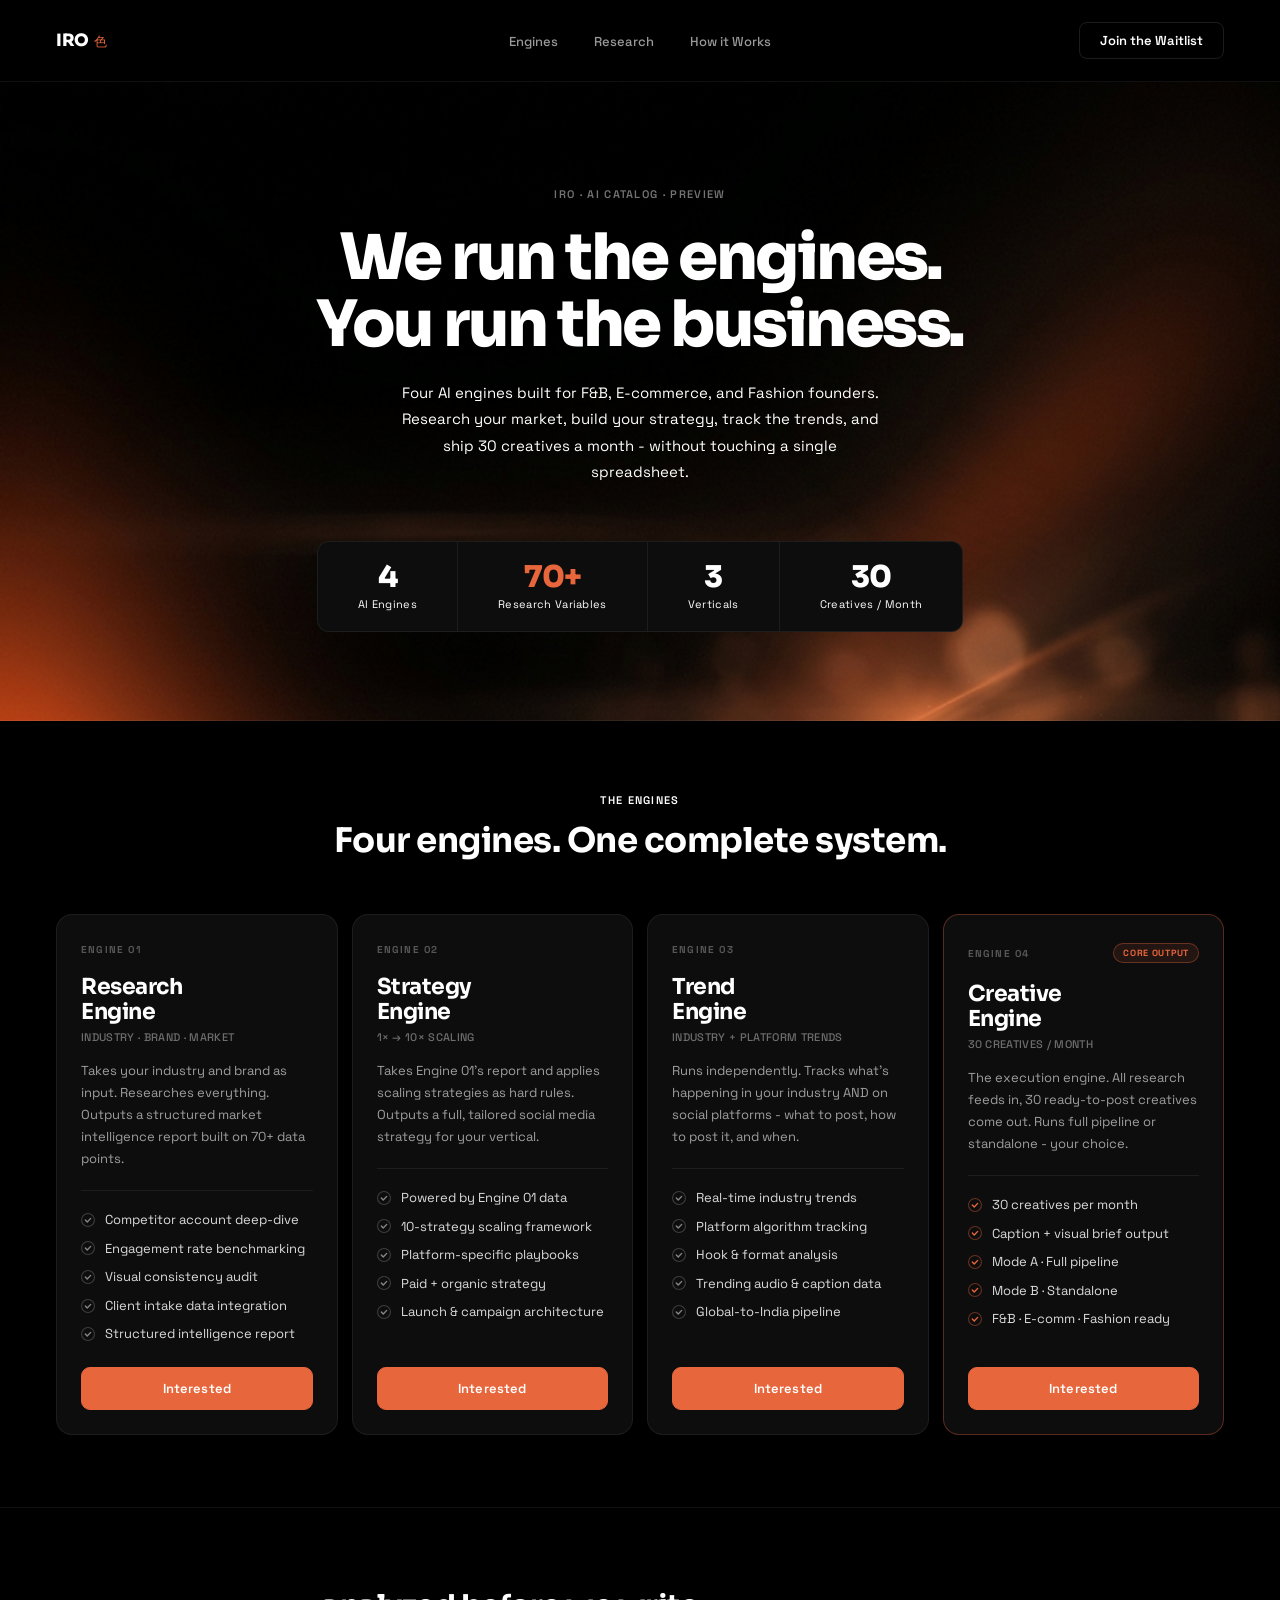
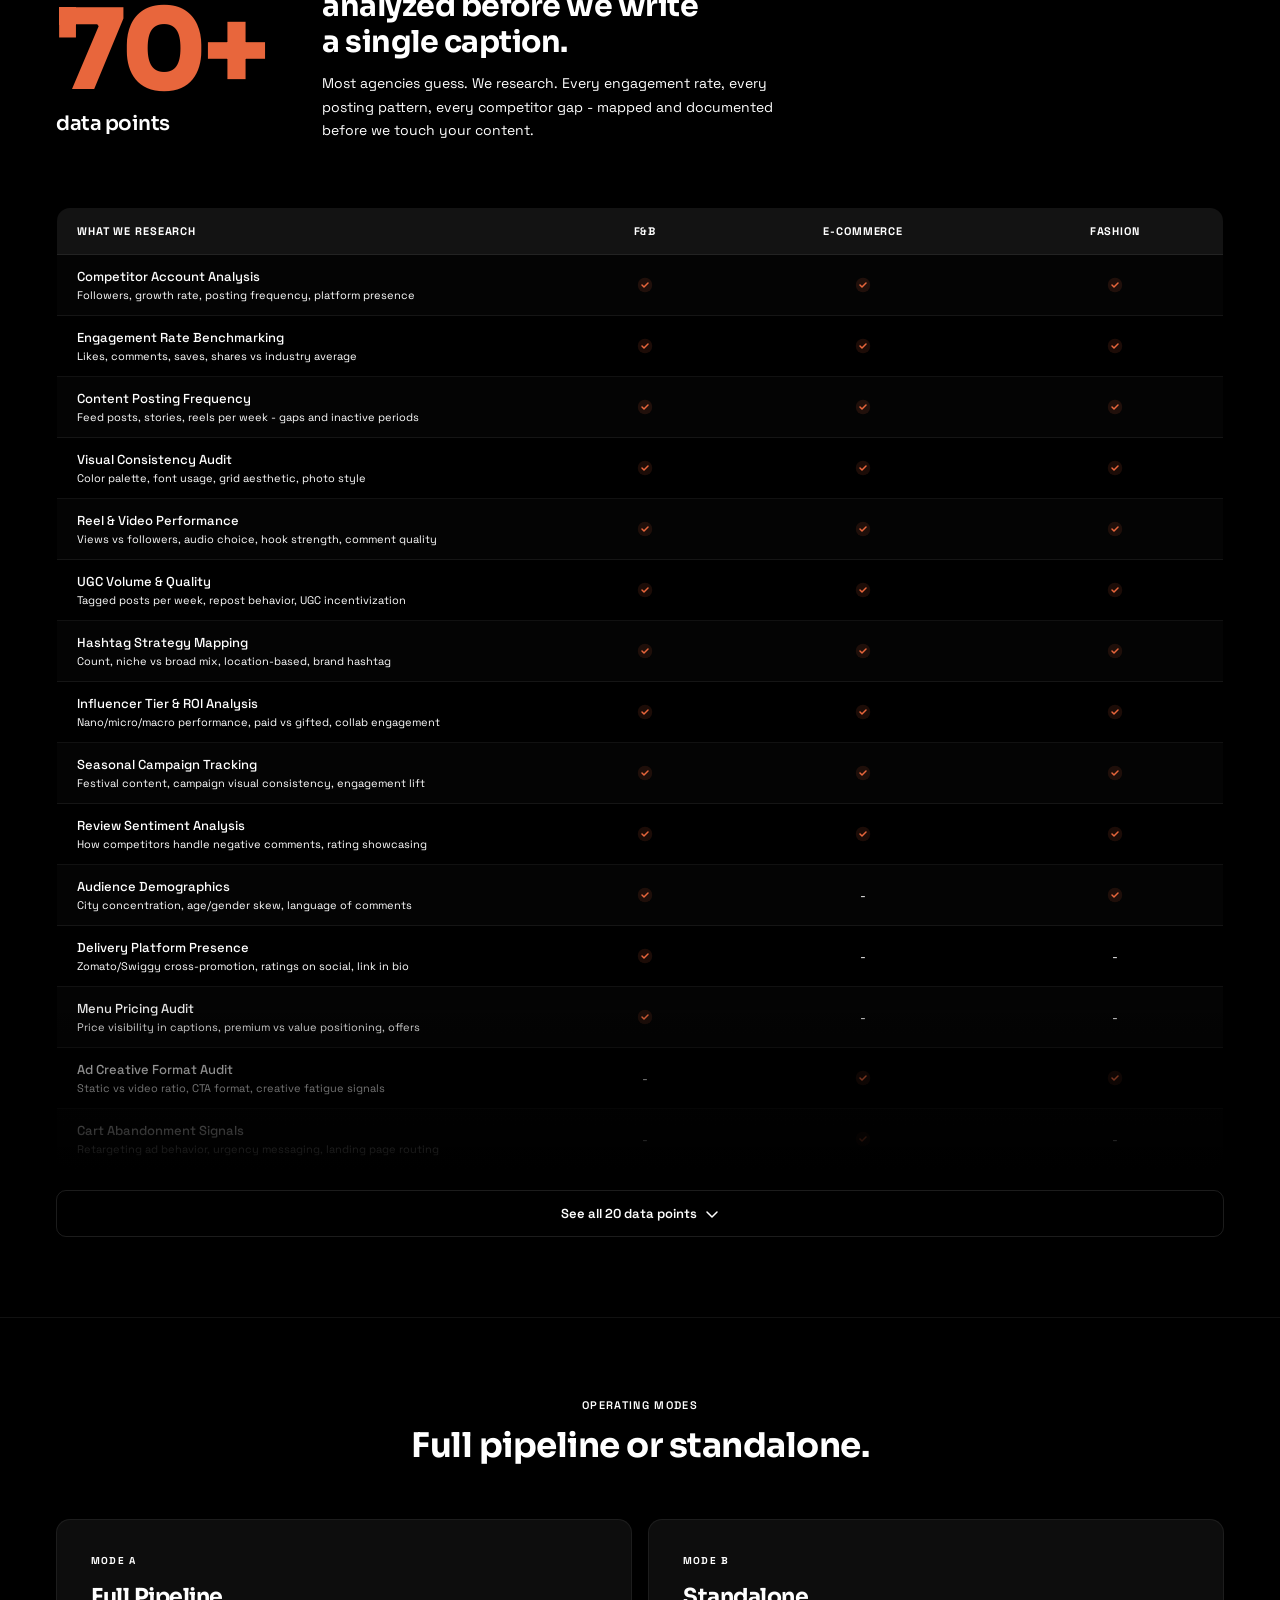
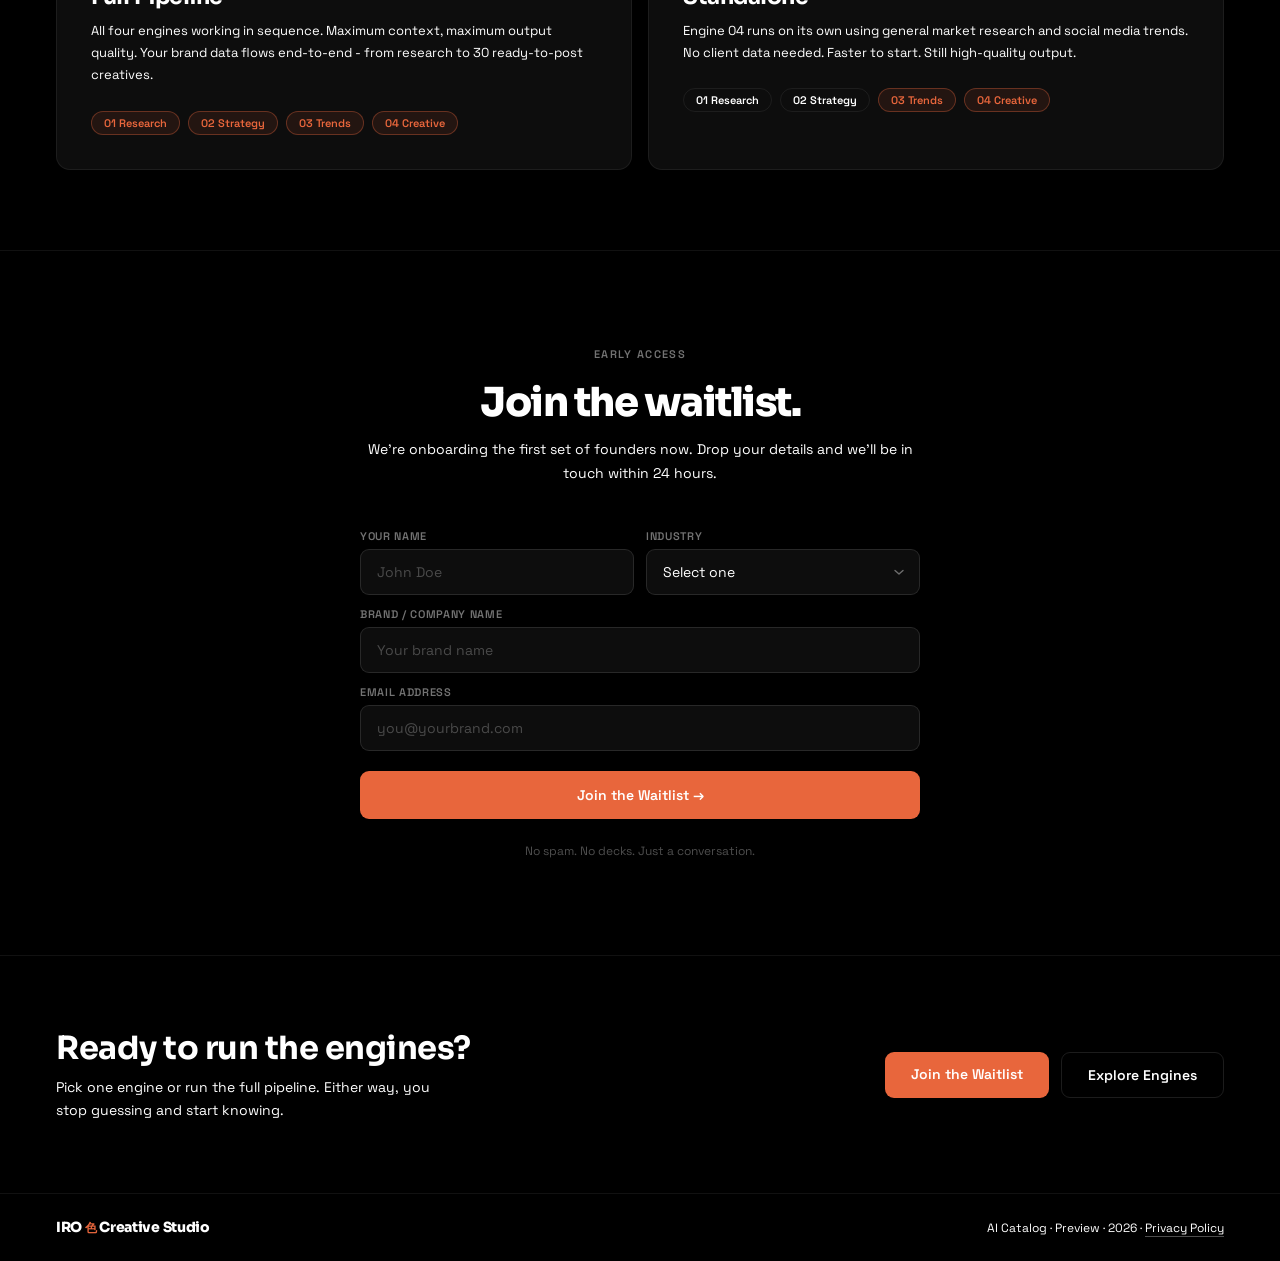
<file: engines/index.html>
<!DOCTYPE html>
<html lang="en">
<head>
  <meta charset="UTF-8">
  <meta name="viewport" content="width=device-width, initial-scale=1.0">
  <title>IRO AI Engines - Research. Strategy. Trends. Creatives.</title>
  <meta name="description" content="Four AI engines built for F&B, E-commerce, and Fashion founders. Research your market, build your strategy, track trends, and ship 30 creatives a month.">
  <link rel="icon" type="image/svg+xml" href="../favicon.svg">
  <link rel="preconnect" href="https://fonts.googleapis.com">
  <link rel="preconnect" href="https://fonts.gstatic.com" crossorigin>
  <link href="https://fonts.googleapis.com/css2?family=Sora:wght@200;300;400;600;700;800&family=Space+Grotesk:wght@300;400;500;600;700&family=Noto+Serif+JP:wght@400;700&display=swap" rel="stylesheet">
  <link rel="stylesheet" href="../css/engines.css">
</head>
<body>

  <!-- NAV -->
  <nav>
    <a href="../" class="nav-logo">
      <span class="nav-logo-iro">IRO</span>
      <span class="nav-logo-kanji">色</span>
    </a>
    <ul class="nav-links">
      <li><a href="#engines">Engines</a></li>
      <li><a href="#research">Research</a></li>
      <li><a href="#modes">How it Works</a></li>
    </ul>
    <a href="#waitlist" class="nav-cta">Join the Waitlist</a>
  </nav>

  <!-- HERO -->
  <section class="hero">
    <div>
      <span class="hero-eyebrow">IRO · AI Catalog · Preview</span>
      <h1>We run the engines.<br>You run the business.</h1>
      <p class="hero-desc">Four AI engines built for F&B, E-commerce, and Fashion founders. Research your market, build your strategy, track the trends, and ship 30 creatives a month - without touching a single spreadsheet.</p>
      <div class="hero-stats">
        <div class="hero-stat">
          <span class="hero-stat-n">4</span>
          <span class="hero-stat-l">AI Engines</span>
        </div>
        <div class="hero-stat">
          <span class="hero-stat-n accent">70+</span>
          <span class="hero-stat-l">Research Variables</span>
        </div>
        <div class="hero-stat">
          <span class="hero-stat-n">3</span>
          <span class="hero-stat-l">Verticals</span>
        </div>
        <div class="hero-stat">
          <span class="hero-stat-n">30</span>
          <span class="hero-stat-l">Creatives / Month</span>
        </div>
      </div>
    </div>
  </section>

  <!-- ENGINE CARDS -->
  <section class="engines-section" id="engines">
    <p class="section-eyebrow">The Engines</p>
    <h2 class="section-title">Four engines. One complete system.</h2>

    <div class="cards-grid">

      <!-- 01 -->
      <div class="engine-card" id="card-1">
        <div class="card-top"><span class="card-num">ENGINE 01</span></div>
        <h3 class="card-name">Research<br>Engine</h3>
        <p class="card-tagline">Industry · Brand · Market</p>
        <p class="card-desc">Takes your industry and brand as input. Researches everything. Outputs a structured market intelligence report built on 70+ data points.</p>
        <ul class="card-features">
          <li>
            <svg class="check-reg" viewBox="0 0 13 13" fill="none"><circle cx="6.5" cy="6.5" r="6" stroke="rgba(255,255,255,0.2)" stroke-width="1"/><path d="M4 6.5L5.8 8.3L9 5" stroke="rgba(255,255,255,0.5)" stroke-width="1.3" stroke-linecap="round" stroke-linejoin="round"/></svg>
            Competitor account deep-dive
          </li>
          <li>
            <svg class="check-reg" viewBox="0 0 13 13" fill="none"><circle cx="6.5" cy="6.5" r="6" stroke="rgba(255,255,255,0.2)" stroke-width="1"/><path d="M4 6.5L5.8 8.3L9 5" stroke="rgba(255,255,255,0.5)" stroke-width="1.3" stroke-linecap="round" stroke-linejoin="round"/></svg>
            Engagement rate benchmarking
          </li>
          <li>
            <svg class="check-reg" viewBox="0 0 13 13" fill="none"><circle cx="6.5" cy="6.5" r="6" stroke="rgba(255,255,255,0.2)" stroke-width="1"/><path d="M4 6.5L5.8 8.3L9 5" stroke="rgba(255,255,255,0.5)" stroke-width="1.3" stroke-linecap="round" stroke-linejoin="round"/></svg>
            Visual consistency audit
          </li>
          <li>
            <svg class="check-reg" viewBox="0 0 13 13" fill="none"><circle cx="6.5" cy="6.5" r="6" stroke="rgba(255,255,255,0.2)" stroke-width="1"/><path d="M4 6.5L5.8 8.3L9 5" stroke="rgba(255,255,255,0.5)" stroke-width="1.3" stroke-linecap="round" stroke-linejoin="round"/></svg>
            Client intake data integration
          </li>
          <li>
            <svg class="check-reg" viewBox="0 0 13 13" fill="none"><circle cx="6.5" cy="6.5" r="6" stroke="rgba(255,255,255,0.2)" stroke-width="1"/><path d="M4 6.5L5.8 8.3L9 5" stroke="rgba(255,255,255,0.5)" stroke-width="1.3" stroke-linecap="round" stroke-linejoin="round"/></svg>
            Structured intelligence report
          </li>
        </ul>
        <button class="card-btn" onclick="toggleEngine(this)">Interested</button>
      </div>

      <!-- 02 -->
      <div class="engine-card" id="card-2">
        <div class="card-top"><span class="card-num">ENGINE 02</span></div>
        <h3 class="card-name">Strategy<br>Engine</h3>
        <p class="card-tagline">1× → 10× Scaling</p>
        <p class="card-desc">Takes Engine 01's report and applies scaling strategies as hard rules. Outputs a full, tailored social media strategy for your vertical.</p>
        <ul class="card-features">
          <li>
            <svg class="check-reg" viewBox="0 0 13 13" fill="none"><circle cx="6.5" cy="6.5" r="6" stroke="rgba(255,255,255,0.2)" stroke-width="1"/><path d="M4 6.5L5.8 8.3L9 5" stroke="rgba(255,255,255,0.5)" stroke-width="1.3" stroke-linecap="round" stroke-linejoin="round"/></svg>
            Powered by Engine 01 data
          </li>
          <li>
            <svg class="check-reg" viewBox="0 0 13 13" fill="none"><circle cx="6.5" cy="6.5" r="6" stroke="rgba(255,255,255,0.2)" stroke-width="1"/><path d="M4 6.5L5.8 8.3L9 5" stroke="rgba(255,255,255,0.5)" stroke-width="1.3" stroke-linecap="round" stroke-linejoin="round"/></svg>
            10-strategy scaling framework
          </li>
          <li>
            <svg class="check-reg" viewBox="0 0 13 13" fill="none"><circle cx="6.5" cy="6.5" r="6" stroke="rgba(255,255,255,0.2)" stroke-width="1"/><path d="M4 6.5L5.8 8.3L9 5" stroke="rgba(255,255,255,0.5)" stroke-width="1.3" stroke-linecap="round" stroke-linejoin="round"/></svg>
            Platform-specific playbooks
          </li>
          <li>
            <svg class="check-reg" viewBox="0 0 13 13" fill="none"><circle cx="6.5" cy="6.5" r="6" stroke="rgba(255,255,255,0.2)" stroke-width="1"/><path d="M4 6.5L5.8 8.3L9 5" stroke="rgba(255,255,255,0.5)" stroke-width="1.3" stroke-linecap="round" stroke-linejoin="round"/></svg>
            Paid + organic strategy
          </li>
          <li>
            <svg class="check-reg" viewBox="0 0 13 13" fill="none"><circle cx="6.5" cy="6.5" r="6" stroke="rgba(255,255,255,0.2)" stroke-width="1"/><path d="M4 6.5L5.8 8.3L9 5" stroke="rgba(255,255,255,0.5)" stroke-width="1.3" stroke-linecap="round" stroke-linejoin="round"/></svg>
            Launch & campaign architecture
          </li>
        </ul>
        <button class="card-btn" onclick="toggleEngine(this)">Interested</button>
      </div>

      <!-- 03 -->
      <div class="engine-card" id="card-3">
        <div class="card-top"><span class="card-num">ENGINE 03</span></div>
        <h3 class="card-name">Trend<br>Engine</h3>
        <p class="card-tagline">Industry + Platform Trends</p>
        <p class="card-desc">Runs independently. Tracks what's happening in your industry AND on social platforms - what to post, how to post it, and when.</p>
        <ul class="card-features">
          <li>
            <svg class="check-reg" viewBox="0 0 13 13" fill="none"><circle cx="6.5" cy="6.5" r="6" stroke="rgba(255,255,255,0.2)" stroke-width="1"/><path d="M4 6.5L5.8 8.3L9 5" stroke="rgba(255,255,255,0.5)" stroke-width="1.3" stroke-linecap="round" stroke-linejoin="round"/></svg>
            Real-time industry trends
          </li>
          <li>
            <svg class="check-reg" viewBox="0 0 13 13" fill="none"><circle cx="6.5" cy="6.5" r="6" stroke="rgba(255,255,255,0.2)" stroke-width="1"/><path d="M4 6.5L5.8 8.3L9 5" stroke="rgba(255,255,255,0.5)" stroke-width="1.3" stroke-linecap="round" stroke-linejoin="round"/></svg>
            Platform algorithm tracking
          </li>
          <li>
            <svg class="check-reg" viewBox="0 0 13 13" fill="none"><circle cx="6.5" cy="6.5" r="6" stroke="rgba(255,255,255,0.2)" stroke-width="1"/><path d="M4 6.5L5.8 8.3L9 5" stroke="rgba(255,255,255,0.5)" stroke-width="1.3" stroke-linecap="round" stroke-linejoin="round"/></svg>
            Hook & format analysis
          </li>
          <li>
            <svg class="check-reg" viewBox="0 0 13 13" fill="none"><circle cx="6.5" cy="6.5" r="6" stroke="rgba(255,255,255,0.2)" stroke-width="1"/><path d="M4 6.5L5.8 8.3L9 5" stroke="rgba(255,255,255,0.5)" stroke-width="1.3" stroke-linecap="round" stroke-linejoin="round"/></svg>
            Trending audio & caption data
          </li>
          <li>
            <svg class="check-reg" viewBox="0 0 13 13" fill="none"><circle cx="6.5" cy="6.5" r="6" stroke="rgba(255,255,255,0.2)" stroke-width="1"/><path d="M4 6.5L5.8 8.3L9 5" stroke="rgba(255,255,255,0.5)" stroke-width="1.3" stroke-linecap="round" stroke-linejoin="round"/></svg>
            Global-to-India pipeline
          </li>
        </ul>
        <button class="card-btn" onclick="toggleEngine(this)">Interested</button>
      </div>

      <!-- 04 - FEATURED -->
      <div class="engine-card featured" id="card-4">
        <div class="card-top">
          <span class="card-num">ENGINE 04</span>
          <span class="card-badge">Core Output</span>
        </div>
        <h3 class="card-name">Creative<br>Engine</h3>
        <p class="card-tagline">30 Creatives / Month</p>
        <p class="card-desc">The execution engine. All research feeds in, 30 ready-to-post creatives come out. Runs full pipeline or standalone - your choice.</p>
        <ul class="card-features">
          <li>
            <svg class="check-feat" viewBox="0 0 13 13" fill="none"><circle cx="6.5" cy="6.5" r="6" stroke="rgba(232,102,60,0.4)" stroke-width="1"/><path d="M4 6.5L5.8 8.3L9 5" stroke="#E8663C" stroke-width="1.3" stroke-linecap="round" stroke-linejoin="round"/></svg>
            30 creatives per month
          </li>
          <li>
            <svg class="check-feat" viewBox="0 0 13 13" fill="none"><circle cx="6.5" cy="6.5" r="6" stroke="rgba(232,102,60,0.4)" stroke-width="1"/><path d="M4 6.5L5.8 8.3L9 5" stroke="#E8663C" stroke-width="1.3" stroke-linecap="round" stroke-linejoin="round"/></svg>
            Caption + visual brief output
          </li>
          <li>
            <svg class="check-feat" viewBox="0 0 13 13" fill="none"><circle cx="6.5" cy="6.5" r="6" stroke="rgba(232,102,60,0.4)" stroke-width="1"/><path d="M4 6.5L5.8 8.3L9 5" stroke="#E8663C" stroke-width="1.3" stroke-linecap="round" stroke-linejoin="round"/></svg>
            Mode A · Full pipeline
          </li>
          <li>
            <svg class="check-feat" viewBox="0 0 13 13" fill="none"><circle cx="6.5" cy="6.5" r="6" stroke="rgba(232,102,60,0.4)" stroke-width="1"/><path d="M4 6.5L5.8 8.3L9 5" stroke="#E8663C" stroke-width="1.3" stroke-linecap="round" stroke-linejoin="round"/></svg>
            Mode B · Standalone
          </li>
          <li>
            <svg class="check-feat" viewBox="0 0 13 13" fill="none"><circle cx="6.5" cy="6.5" r="6" stroke="rgba(232,102,60,0.4)" stroke-width="1"/><path d="M4 6.5L5.8 8.3L9 5" stroke="#E8663C" stroke-width="1.3" stroke-linecap="round" stroke-linejoin="round"/></svg>
            F&B · E-comm · Fashion ready
          </li>
        </ul>
        <button class="card-btn" onclick="toggleEngine(this)">Interested</button>
      </div>

    </div>
  </section>

  <!-- RESEARCH TABLE -->
  <section class="table-section" id="research">

    <div class="table-intro">
      <div class="table-intro-left">
        <span class="table-intro-num">70+</span>
        <span class="table-intro-unit">data points</span>
      </div>
      <div class="table-intro-right">
        <h2 class="table-intro-headline">analyzed before we write<br>a single caption.</h2>
        <p class="table-intro-sub">Most agencies guess. We research. Every engagement rate, every posting pattern, every competitor gap - mapped and documented before we touch your content.</p>
      </div>
    </div>

    <div class="table-wrap" id="tableWrap">
    <table class="research-table">
      <thead>
        <tr>
          <th style="width:44%">What we research</th>
          <th>F&B</th>
          <th>E-Commerce</th>
          <th>Fashion</th>
        </tr>
      </thead>
      <tbody id="tableVisible">
        <tr>
          <td><span class="row-label">Competitor Account Analysis</span><span class="row-sub">Followers, growth rate, posting frequency, platform presence</span></td>
          <td><svg class="chk" viewBox="0 0 16 16" fill="none"><circle cx="8" cy="8" r="7.25" fill="#E8663C" opacity="0.12"/><path d="M5 8L7 10L11 6" stroke="#E8663C" stroke-width="1.5" stroke-linecap="round" stroke-linejoin="round"/></svg></td>
          <td><svg class="chk" viewBox="0 0 16 16" fill="none"><circle cx="8" cy="8" r="7.25" fill="#E8663C" opacity="0.12"/><path d="M5 8L7 10L11 6" stroke="#E8663C" stroke-width="1.5" stroke-linecap="round" stroke-linejoin="round"/></svg></td>
          <td><svg class="chk" viewBox="0 0 16 16" fill="none"><circle cx="8" cy="8" r="7.25" fill="#E8663C" opacity="0.12"/><path d="M5 8L7 10L11 6" stroke="#E8663C" stroke-width="1.5" stroke-linecap="round" stroke-linejoin="round"/></svg></td>
        </tr>
        <tr>
          <td><span class="row-label">Engagement Rate Benchmarking</span><span class="row-sub">Likes, comments, saves, shares vs industry average</span></td>
          <td><svg class="chk" viewBox="0 0 16 16" fill="none"><circle cx="8" cy="8" r="7.25" fill="#E8663C" opacity="0.12"/><path d="M5 8L7 10L11 6" stroke="#E8663C" stroke-width="1.5" stroke-linecap="round" stroke-linejoin="round"/></svg></td>
          <td><svg class="chk" viewBox="0 0 16 16" fill="none"><circle cx="8" cy="8" r="7.25" fill="#E8663C" opacity="0.12"/><path d="M5 8L7 10L11 6" stroke="#E8663C" stroke-width="1.5" stroke-linecap="round" stroke-linejoin="round"/></svg></td>
          <td><svg class="chk" viewBox="0 0 16 16" fill="none"><circle cx="8" cy="8" r="7.25" fill="#E8663C" opacity="0.12"/><path d="M5 8L7 10L11 6" stroke="#E8663C" stroke-width="1.5" stroke-linecap="round" stroke-linejoin="round"/></svg></td>
        </tr>
        <tr>
          <td><span class="row-label">Content Posting Frequency</span><span class="row-sub">Feed posts, stories, reels per week - gaps and inactive periods</span></td>
          <td><svg class="chk" viewBox="0 0 16 16" fill="none"><circle cx="8" cy="8" r="7.25" fill="#E8663C" opacity="0.12"/><path d="M5 8L7 10L11 6" stroke="#E8663C" stroke-width="1.5" stroke-linecap="round" stroke-linejoin="round"/></svg></td>
          <td><svg class="chk" viewBox="0 0 16 16" fill="none"><circle cx="8" cy="8" r="7.25" fill="#E8663C" opacity="0.12"/><path d="M5 8L7 10L11 6" stroke="#E8663C" stroke-width="1.5" stroke-linecap="round" stroke-linejoin="round"/></svg></td>
          <td><svg class="chk" viewBox="0 0 16 16" fill="none"><circle cx="8" cy="8" r="7.25" fill="#E8663C" opacity="0.12"/><path d="M5 8L7 10L11 6" stroke="#E8663C" stroke-width="1.5" stroke-linecap="round" stroke-linejoin="round"/></svg></td>
        </tr>
        <tr>
          <td><span class="row-label">Visual Consistency Audit</span><span class="row-sub">Color palette, font usage, grid aesthetic, photo style</span></td>
          <td><svg class="chk" viewBox="0 0 16 16" fill="none"><circle cx="8" cy="8" r="7.25" fill="#E8663C" opacity="0.12"/><path d="M5 8L7 10L11 6" stroke="#E8663C" stroke-width="1.5" stroke-linecap="round" stroke-linejoin="round"/></svg></td>
          <td><svg class="chk" viewBox="0 0 16 16" fill="none"><circle cx="8" cy="8" r="7.25" fill="#E8663C" opacity="0.12"/><path d="M5 8L7 10L11 6" stroke="#E8663C" stroke-width="1.5" stroke-linecap="round" stroke-linejoin="round"/></svg></td>
          <td><svg class="chk" viewBox="0 0 16 16" fill="none"><circle cx="8" cy="8" r="7.25" fill="#E8663C" opacity="0.12"/><path d="M5 8L7 10L11 6" stroke="#E8663C" stroke-width="1.5" stroke-linecap="round" stroke-linejoin="round"/></svg></td>
        </tr>
        <tr>
          <td><span class="row-label">Reel & Video Performance</span><span class="row-sub">Views vs followers, audio choice, hook strength, comment quality</span></td>
          <td><svg class="chk" viewBox="0 0 16 16" fill="none"><circle cx="8" cy="8" r="7.25" fill="#E8663C" opacity="0.12"/><path d="M5 8L7 10L11 6" stroke="#E8663C" stroke-width="1.5" stroke-linecap="round" stroke-linejoin="round"/></svg></td>
          <td><svg class="chk" viewBox="0 0 16 16" fill="none"><circle cx="8" cy="8" r="7.25" fill="#E8663C" opacity="0.12"/><path d="M5 8L7 10L11 6" stroke="#E8663C" stroke-width="1.5" stroke-linecap="round" stroke-linejoin="round"/></svg></td>
          <td><svg class="chk" viewBox="0 0 16 16" fill="none"><circle cx="8" cy="8" r="7.25" fill="#E8663C" opacity="0.12"/><path d="M5 8L7 10L11 6" stroke="#E8663C" stroke-width="1.5" stroke-linecap="round" stroke-linejoin="round"/></svg></td>
        </tr>
        <tr>
          <td><span class="row-label">UGC Volume & Quality</span><span class="row-sub">Tagged posts per week, repost behavior, UGC incentivization</span></td>
          <td><svg class="chk" viewBox="0 0 16 16" fill="none"><circle cx="8" cy="8" r="7.25" fill="#E8663C" opacity="0.12"/><path d="M5 8L7 10L11 6" stroke="#E8663C" stroke-width="1.5" stroke-linecap="round" stroke-linejoin="round"/></svg></td>
          <td><svg class="chk" viewBox="0 0 16 16" fill="none"><circle cx="8" cy="8" r="7.25" fill="#E8663C" opacity="0.12"/><path d="M5 8L7 10L11 6" stroke="#E8663C" stroke-width="1.5" stroke-linecap="round" stroke-linejoin="round"/></svg></td>
          <td><svg class="chk" viewBox="0 0 16 16" fill="none"><circle cx="8" cy="8" r="7.25" fill="#E8663C" opacity="0.12"/><path d="M5 8L7 10L11 6" stroke="#E8663C" stroke-width="1.5" stroke-linecap="round" stroke-linejoin="round"/></svg></td>
        </tr>
        <tr>
          <td><span class="row-label">Hashtag Strategy Mapping</span><span class="row-sub">Count, niche vs broad mix, location-based, brand hashtag</span></td>
          <td><svg class="chk" viewBox="0 0 16 16" fill="none"><circle cx="8" cy="8" r="7.25" fill="#E8663C" opacity="0.12"/><path d="M5 8L7 10L11 6" stroke="#E8663C" stroke-width="1.5" stroke-linecap="round" stroke-linejoin="round"/></svg></td>
          <td><svg class="chk" viewBox="0 0 16 16" fill="none"><circle cx="8" cy="8" r="7.25" fill="#E8663C" opacity="0.12"/><path d="M5 8L7 10L11 6" stroke="#E8663C" stroke-width="1.5" stroke-linecap="round" stroke-linejoin="round"/></svg></td>
          <td><svg class="chk" viewBox="0 0 16 16" fill="none"><circle cx="8" cy="8" r="7.25" fill="#E8663C" opacity="0.12"/><path d="M5 8L7 10L11 6" stroke="#E8663C" stroke-width="1.5" stroke-linecap="round" stroke-linejoin="round"/></svg></td>
        </tr>
        <tr>
          <td><span class="row-label">Influencer Tier & ROI Analysis</span><span class="row-sub">Nano/micro/macro performance, paid vs gifted, collab engagement</span></td>
          <td><svg class="chk" viewBox="0 0 16 16" fill="none"><circle cx="8" cy="8" r="7.25" fill="#E8663C" opacity="0.12"/><path d="M5 8L7 10L11 6" stroke="#E8663C" stroke-width="1.5" stroke-linecap="round" stroke-linejoin="round"/></svg></td>
          <td><svg class="chk" viewBox="0 0 16 16" fill="none"><circle cx="8" cy="8" r="7.25" fill="#E8663C" opacity="0.12"/><path d="M5 8L7 10L11 6" stroke="#E8663C" stroke-width="1.5" stroke-linecap="round" stroke-linejoin="round"/></svg></td>
          <td><svg class="chk" viewBox="0 0 16 16" fill="none"><circle cx="8" cy="8" r="7.25" fill="#E8663C" opacity="0.12"/><path d="M5 8L7 10L11 6" stroke="#E8663C" stroke-width="1.5" stroke-linecap="round" stroke-linejoin="round"/></svg></td>
        </tr>
        <tr>
          <td><span class="row-label">Seasonal Campaign Tracking</span><span class="row-sub">Festival content, campaign visual consistency, engagement lift</span></td>
          <td><svg class="chk" viewBox="0 0 16 16" fill="none"><circle cx="8" cy="8" r="7.25" fill="#E8663C" opacity="0.12"/><path d="M5 8L7 10L11 6" stroke="#E8663C" stroke-width="1.5" stroke-linecap="round" stroke-linejoin="round"/></svg></td>
          <td><svg class="chk" viewBox="0 0 16 16" fill="none"><circle cx="8" cy="8" r="7.25" fill="#E8663C" opacity="0.12"/><path d="M5 8L7 10L11 6" stroke="#E8663C" stroke-width="1.5" stroke-linecap="round" stroke-linejoin="round"/></svg></td>
          <td><svg class="chk" viewBox="0 0 16 16" fill="none"><circle cx="8" cy="8" r="7.25" fill="#E8663C" opacity="0.12"/><path d="M5 8L7 10L11 6" stroke="#E8663C" stroke-width="1.5" stroke-linecap="round" stroke-linejoin="round"/></svg></td>
        </tr>
        <tr>
          <td><span class="row-label">Review Sentiment Analysis</span><span class="row-sub">How competitors handle negative comments, rating showcasing</span></td>
          <td><svg class="chk" viewBox="0 0 16 16" fill="none"><circle cx="8" cy="8" r="7.25" fill="#E8663C" opacity="0.12"/><path d="M5 8L7 10L11 6" stroke="#E8663C" stroke-width="1.5" stroke-linecap="round" stroke-linejoin="round"/></svg></td>
          <td><svg class="chk" viewBox="0 0 16 16" fill="none"><circle cx="8" cy="8" r="7.25" fill="#E8663C" opacity="0.12"/><path d="M5 8L7 10L11 6" stroke="#E8663C" stroke-width="1.5" stroke-linecap="round" stroke-linejoin="round"/></svg></td>
          <td><svg class="chk" viewBox="0 0 16 16" fill="none"><circle cx="8" cy="8" r="7.25" fill="#E8663C" opacity="0.12"/><path d="M5 8L7 10L11 6" stroke="#E8663C" stroke-width="1.5" stroke-linecap="round" stroke-linejoin="round"/></svg></td>
        </tr>
        <tr>
          <td><span class="row-label">Audience Demographics</span><span class="row-sub">City concentration, age/gender skew, language of comments</span></td>
          <td><svg class="chk" viewBox="0 0 16 16" fill="none"><circle cx="8" cy="8" r="7.25" fill="#E8663C" opacity="0.12"/><path d="M5 8L7 10L11 6" stroke="#E8663C" stroke-width="1.5" stroke-linecap="round" stroke-linejoin="round"/></svg></td>
          <td class="cell-no">-</td>
          <td><svg class="chk" viewBox="0 0 16 16" fill="none"><circle cx="8" cy="8" r="7.25" fill="#E8663C" opacity="0.12"/><path d="M5 8L7 10L11 6" stroke="#E8663C" stroke-width="1.5" stroke-linecap="round" stroke-linejoin="round"/></svg></td>
        </tr>
        <tr>
          <td><span class="row-label">Delivery Platform Presence</span><span class="row-sub">Zomato/Swiggy cross-promotion, ratings on social, link in bio</span></td>
          <td><svg class="chk" viewBox="0 0 16 16" fill="none"><circle cx="8" cy="8" r="7.25" fill="#E8663C" opacity="0.12"/><path d="M5 8L7 10L11 6" stroke="#E8663C" stroke-width="1.5" stroke-linecap="round" stroke-linejoin="round"/></svg></td>
          <td class="cell-no">-</td>
          <td class="cell-no">-</td>
        </tr>
        <tr>
          <td><span class="row-label">Menu Pricing Audit</span><span class="row-sub">Price visibility in captions, premium vs value positioning, offers</span></td>
          <td><svg class="chk" viewBox="0 0 16 16" fill="none"><circle cx="8" cy="8" r="7.25" fill="#E8663C" opacity="0.12"/><path d="M5 8L7 10L11 6" stroke="#E8663C" stroke-width="1.5" stroke-linecap="round" stroke-linejoin="round"/></svg></td>
          <td class="cell-no">-</td>
          <td class="cell-no">-</td>
        </tr>
        <tr>
          <td><span class="row-label">Ad Creative Format Audit</span><span class="row-sub">Static vs video ratio, CTA format, creative fatigue signals</span></td>
          <td class="cell-no">-</td>
          <td><svg class="chk" viewBox="0 0 16 16" fill="none"><circle cx="8" cy="8" r="7.25" fill="#E8663C" opacity="0.12"/><path d="M5 8L7 10L11 6" stroke="#E8663C" stroke-width="1.5" stroke-linecap="round" stroke-linejoin="round"/></svg></td>
          <td><svg class="chk" viewBox="0 0 16 16" fill="none"><circle cx="8" cy="8" r="7.25" fill="#E8663C" opacity="0.12"/><path d="M5 8L7 10L11 6" stroke="#E8663C" stroke-width="1.5" stroke-linecap="round" stroke-linejoin="round"/></svg></td>
        </tr>
        <tr>
          <td><span class="row-label">Cart Abandonment Signals</span><span class="row-sub">Retargeting ad behavior, urgency messaging, landing page routing</span></td>
          <td class="cell-no">-</td>
          <td><svg class="chk" viewBox="0 0 16 16" fill="none"><circle cx="8" cy="8" r="7.25" fill="#E8663C" opacity="0.12"/><path d="M5 8L7 10L11 6" stroke="#E8663C" stroke-width="1.5" stroke-linecap="round" stroke-linejoin="round"/></svg></td>
          <td class="cell-no">-</td>
        </tr>
      </tbody>
      <!-- rows 16–20 hidden until "See more" -->
      <tbody id="tableExtra" class="table-extra-rows">
        <tr>
          <td><span class="row-label">Platform Diversification</span><span class="row-sub">Which platforms active, content repurposing, strongest channel</span></td>
          <td class="cell-no">-</td>
          <td><svg class="chk" viewBox="0 0 16 16" fill="none"><circle cx="8" cy="8" r="7.25" fill="#E8663C" opacity="0.12"/><path d="M5 8L7 10L11 6" stroke="#E8663C" stroke-width="1.5" stroke-linecap="round" stroke-linejoin="round"/></svg></td>
          <td><svg class="chk" viewBox="0 0 16 16" fill="none"><circle cx="8" cy="8" r="7.25" fill="#E8663C" opacity="0.12"/><path d="M5 8L7 10L11 6" stroke="#E8663C" stroke-width="1.5" stroke-linecap="round" stroke-linejoin="round"/></svg></td>
        </tr>
        <tr>
          <td><span class="row-label">Trend Adoption Speed</span><span class="row-sub">Days from trend emergence to post, lead vs follow patterns</span></td>
          <td class="cell-no">-</td>
          <td><svg class="chk" viewBox="0 0 16 16" fill="none"><circle cx="8" cy="8" r="7.25" fill="#E8663C" opacity="0.12"/><path d="M5 8L7 10L11 6" stroke="#E8663C" stroke-width="1.5" stroke-linecap="round" stroke-linejoin="round"/></svg></td>
          <td><svg class="chk" viewBox="0 0 16 16" fill="none"><circle cx="8" cy="8" r="7.25" fill="#E8663C" opacity="0.12"/><path d="M5 8L7 10L11 6" stroke="#E8663C" stroke-width="1.5" stroke-linecap="round" stroke-linejoin="round"/></svg></td>
        </tr>
        <tr>
          <td><span class="row-label">Lookbook & Try-On Content</span><span class="row-sub">Format, model diversity, engagement vs product-only posts</span></td>
          <td class="cell-no">-</td>
          <td class="cell-no">-</td>
          <td><svg class="chk" viewBox="0 0 16 16" fill="none"><circle cx="8" cy="8" r="7.25" fill="#E8663C" opacity="0.12"/><path d="M5 8L7 10L11 6" stroke="#E8663C" stroke-width="1.5" stroke-linecap="round" stroke-linejoin="round"/></svg></td>
        </tr>
        <tr>
          <td><span class="row-label">Size Inclusivity Signals</span><span class="row-sub">Size range in content, model diversity, caption language</span></td>
          <td class="cell-no">-</td>
          <td class="cell-no">-</td>
          <td><svg class="chk" viewBox="0 0 16 16" fill="none"><circle cx="8" cy="8" r="7.25" fill="#E8663C" opacity="0.12"/><path d="M5 8L7 10L11 6" stroke="#E8663C" stroke-width="1.5" stroke-linecap="round" stroke-linejoin="round"/></svg></td>
        </tr>
        <tr>
          <td><span class="row-label">Sustainability Messaging Audit</span><span class="row-sub">Greenwashing signals, certifications, sourcing transparency</span></td>
          <td class="cell-no">-</td>
          <td class="cell-no">-</td>
          <td><svg class="chk" viewBox="0 0 16 16" fill="none"><circle cx="8" cy="8" r="7.25" fill="#E8663C" opacity="0.12"/><path d="M5 8L7 10L11 6" stroke="#E8663C" stroke-width="1.5" stroke-linecap="round" stroke-linejoin="round"/></svg></td>
        </tr>
      </tbody>
    </table>

    <div class="table-gradient" id="tableGradient"></div>
    </div>

    <button class="see-more-btn" id="seeMoreBtn" onclick="toggleTable()">
      <span id="seeMoreLabel">See all 20 data points</span>
      <svg width="14" height="14" viewBox="0 0 14 14" fill="none">
        <path d="M2 5L7 10L12 5" stroke="currentColor" stroke-width="1.5" stroke-linecap="round" stroke-linejoin="round"/>
      </svg>
    </button>

  </section>

  <!-- MODES -->
  <section class="modes-section" id="modes">
    <p class="section-eyebrow">Operating Modes</p>
    <h2 class="section-title">Full pipeline or standalone.</h2>
    <div class="modes-grid">
      <div class="mode-card">
        <span class="mode-label">Mode A</span>
        <h3 class="mode-name">Full Pipeline</h3>
        <p class="mode-desc">All four engines working in sequence. Maximum context, maximum output quality. Your brand data flows end-to-end - from research to 30 ready-to-post creatives.</p>
        <div class="mode-tags">
          <span class="mode-tag on">01 Research</span>
          <span class="mode-tag on">02 Strategy</span>
          <span class="mode-tag on">03 Trends</span>
          <span class="mode-tag on">04 Creative</span>
        </div>
      </div>
      <div class="mode-card">
        <span class="mode-label">Mode B</span>
        <h3 class="mode-name">Standalone</h3>
        <p class="mode-desc">Engine 04 runs on its own using general market research and social media trends. No client data needed. Faster to start. Still high-quality output.</p>
        <div class="mode-tags">
          <span class="mode-tag">01 Research</span>
          <span class="mode-tag">02 Strategy</span>
          <span class="mode-tag on">03 Trends</span>
          <span class="mode-tag on">04 Creative</span>
        </div>
      </div>
    </div>
  </section>

  <!-- WAITLIST -->
  <section class="waitlist-section" id="waitlist">
    <div class="waitlist-inner">
      <span class="waitlist-eyebrow">Early Access</span>
      <h2 class="waitlist-title">Join the waitlist.</h2>
      <p class="waitlist-sub">We're onboarding the first set of founders now. Drop your details and we'll be in touch within 24 hours.</p>

      <form class="waitlist-form" id="waitlistForm" onsubmit="submitWaitlist(event)">
        <div class="form-row">
          <div class="form-field">
            <label for="wl-name">Your Name</label>
            <input type="text" id="wl-name" placeholder="John Doe" required>
          </div>
          <div class="form-field">
            <label for="wl-industry">Industry</label>
            <select id="wl-industry" required>
              <option value="" disabled selected>Select one</option>
              <option value="fnb">Food & Beverage</option>
              <option value="ecomm">E-Commerce</option>
              <option value="fashion">Fashion & Retail</option>
              <option value="other">Other</option>
            </select>
          </div>
        </div>
        <div class="form-field">
          <label for="wl-brand">Brand / Company Name</label>
          <input type="text" id="wl-brand" placeholder="Your brand name" required>
        </div>
        <div class="form-field">
          <label for="wl-email">Email Address</label>
          <input type="email" id="wl-email" placeholder="you@yourbrand.com" required>
        </div>
        <button type="submit" class="form-submit">Join the Waitlist →</button>
        <p class="form-note">No spam. No decks. Just a conversation.</p>
      </form>

      <div class="waitlist-success" id="waitlistSuccess">
        <div class="success-icon">
          <svg width="22" height="22" viewBox="0 0 22 22" fill="none">
            <path d="M5 11L9 15L17 7" stroke="#E8663C" stroke-width="2" stroke-linecap="round" stroke-linejoin="round"/>
          </svg>
        </div>
        <h3 class="success-title">You're on the list.</h3>
        <p class="success-msg">We'll reach out within 24 hours.<br>Keep building.</p>
      </div>
    </div>
  </section>

  <!-- FOOTER CTA -->
  <section class="footer-cta">
    <div>
      <h2>Ready to run the engines?</h2>
      <p>Pick one engine or run the full pipeline. Either way, you stop guessing and start knowing.</p>
    </div>
    <div class="footer-btns">
      <a href="#waitlist" class="btn-orange">Join the Waitlist</a>
      <a href="#engines" class="btn-ghost">Explore Engines</a>
    </div>
  </section>

  <!-- SITE FOOTER -->
  <div class="site-footer">
    <span class="f-logo">IRO <span class="k">色</span> Creative Studio</span>
    <span class="f-note">AI Catalog · Preview · 2026 · <a href="../privacy.html" style="color: inherit; text-decoration: none; border-bottom: 1px solid rgba(255,255,255,0.3);">Privacy Policy</a></span>
  </div>




  <script src="../js/engines.js"></script>
</body>
</html>
</file>
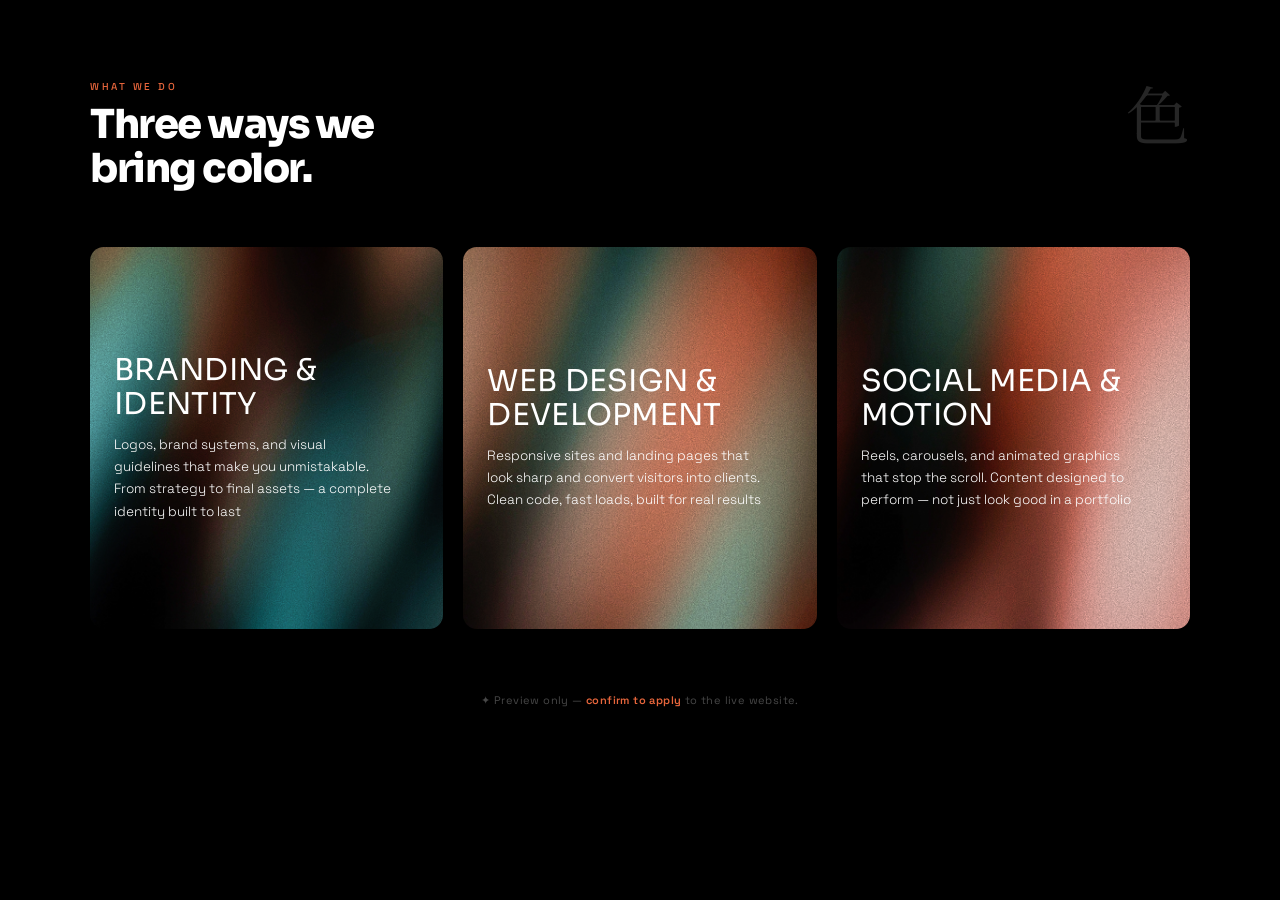
<file: card-preview.html>
<!DOCTYPE html>
<html lang="en">
<head>
  <meta charset="UTF-8">
  <meta name="viewport" content="width=device-width, initial-scale=1.0">
  <title>IRO — Service Card Preview</title>
  <link rel="preconnect" href="https://fonts.googleapis.com">
  <link rel="preconnect" href="https://fonts.gstatic.com" crossorigin>
  <link href="https://fonts.googleapis.com/css2?family=Sora:wght@200;300;400;600;700;800&family=Space+Grotesk:wght@300;400;500;600;700&family=Noto+Serif+JP:wght@400;700&display=swap" rel="stylesheet">
  <style>
    *, *::before, *::after { margin: 0; padding: 0; box-sizing: border-box; }

    :root {
      --coral:  #E8663C;
      --cyan:   #2FE8F6;
      --cream:  #F5F0EB;
      --charcoal: #141414;
      --font-display: 'Sora', sans-serif;
      --font-body:    'Space Grotesk', sans-serif;
      --font-jp:      'Noto Serif JP', serif;
    }

    html, body {
      font-family: var(--font-body);
      background: #000000;
      -webkit-font-smoothing: antialiased;
      -moz-osx-font-smoothing: grayscale;
    }

    /* ── Outer page wrapper ── */
    .page {
      min-height: 100vh;
      padding: 80px 60px 100px;
      display: flex;
      flex-direction: column;
      align-items: center;
    }

    /* ── Section header ── */
    .section-head {
      width: 100%;
      max-width: 1100px;
      display: flex;
      justify-content: space-between;
      align-items: flex-start;
      margin-bottom: 56px;
    }
    .section-label {
      font-size: 10px;
      text-transform: uppercase;
      letter-spacing: 2.5px;
      font-weight: 500;
      color: var(--coral);
      margin-bottom: 10px;
      display: block;
    }
    .section-title {
      font-family: var(--font-display);
      font-size: clamp(28px, 3.5vw, 40px);
      font-weight: 800;
      letter-spacing: -1.5px;
      color: #ffffff;
      line-height: 1.1;
    }
    .section-kanji {
      font-family: var(--font-jp);
      font-size: 64px;
      color: rgba(255,255,255,0.15);
      line-height: 1;
    }

    /* ── Grid ── */
    .cards-grid {
      display: grid;
      grid-template-columns: repeat(3, 1fr);
      gap: 20px;
      width: 100%;
      max-width: 1100px;
      align-items: start;
    }

    /* ── Card shell — almost square, few px taller ── */
    .svc-card {
      border-radius: 14px;
      overflow: hidden;
      position: relative;
      aspect-ratio: 1 / 1.08;
      display: flex;
      flex-direction: column;
      justify-content: center;   /* group centred vertically */
      box-shadow: 0 8px 48px rgba(0,0,0,0.18);
      cursor: pointer;
      transition: transform 0.45s cubic-bezier(0.22,1,0.36,1),
                  box-shadow 0.45s cubic-bezier(0.22,1,0.36,1);
    }
    .svc-card:hover {
      transform: translateY(-6px);
      box-shadow: 0 24px 64px rgba(0,0,0,0.35);
    }

    /* No stagger — all cards aligned at same top */

    /* ── Full-bleed gradient background image ── */
    .card-bg {
      position: absolute;
      inset: 0;
      background-size: cover;
      background-position: center;
      z-index: 0;
    }

    /* Kanji watermark removed */

    /* ── Text overlay — centred, equal top/bottom padding ── */
    .card-content {
      position: relative;
      z-index: 2;
      padding: 32px 24px;
      text-align: left;
      background: none;          /* no scrim — gradient images handle contrast */
    }

    /* Heading: Sora Light */
    .card-title {
      font-family: 'Sora', sans-serif;
      font-size: clamp(22px, 2.4vw, 30px);
      font-weight: 400;          /* Sora Regular */
      color: #ffffff;
      letter-spacing: 0.01em;
      line-height: 1.15;
      text-transform: uppercase;
      margin-bottom: 12px;
    }

    /* Body: Space Grotesk Light */
    .card-desc {
      font-family: 'Space Grotesk', sans-serif;
      font-size: 13.5px;
      font-weight: 300;          /* Space Grotesk Light */
      color: #ffffff;
      line-height: 1.65;
      max-width: 92%;
    }

    /* ── Preview note ── */
    .preview-note {
      margin-top: 64px;
      font-size: 11px;
      color: rgba(255,255,255,0.28);
      letter-spacing: 0.4px;
      text-align: center;
    }
    .preview-note strong { color: var(--coral); font-weight: 600; }

    @media (max-width: 860px) {
      .cards-grid { grid-template-columns: 1fr; max-width: 420px; }
      .card-2, .card-3 { margin-top: 0; }
    }
  </style>
</head>
<body>
<div class="page">

  <!-- Section Header -->
  <div class="section-head">
    <div>
      <p class="section-label">What we do</p>
      <h2 class="section-title">Three ways we<br>bring color.</h2>
    </div>
    <span class="section-kanji">色</span>
  </div>

  <!-- Cards -->
  <div class="cards-grid">

    <!-- ═══ CARD 1 — Branding & Identity ═══ -->
    <div class="svc-card card-1">
      <!-- Gradient 1 (teal/cyan dominant with brown stroke) -->
      <div class="card-bg" style="background-image: url('Gradient 1.png');"></div>
      <!-- Text content with scrim -->
      <div class="card-content">
        <h3 class="card-title">Branding &amp;<br>Identity</h3>
        <p class="card-desc">Logos, brand systems, and visual guidelines that make you unmistakable. From strategy to final assets — a complete identity built to last</p>
      </div>
    </div>

    <!-- ═══ CARD 2 — Web Design ═══ -->
    <div class="svc-card card-2">
      <!-- Gradient 2 (coral/salmon with teal accent stroke) -->
      <div class="card-bg" style="background-image: url('Gradient 2.png');"></div>
      <div class="card-content">
        <h3 class="card-title">Web Design &amp;<br>Development</h3>
        <p class="card-desc">Responsive sites and landing pages that look sharp and convert visitors into clients. Clean code, fast loads, built for real results</p>
      </div>
    </div>

    <!-- ═══ CARD 3 — Social Media & Motion ═══ -->
    <div class="svc-card card-3">
      <!-- Gradient 3 (coral/peach with deep teal corner) -->
      <div class="card-bg" style="background-image: url('Gradient 3.png');"></div>
      <div class="card-content">
        <h3 class="card-title">Social Media &amp;<br>Motion</h3>
        <p class="card-desc">Reels, carousels, and animated graphics that stop the scroll. Content designed to perform — not just look good in a portfolio</p>
      </div>
    </div>

  </div>

  <p class="preview-note">
    ✦ Preview only — <strong>confirm to apply</strong> to the live website.
  </p>

</div>
</body>
</html>
</file>
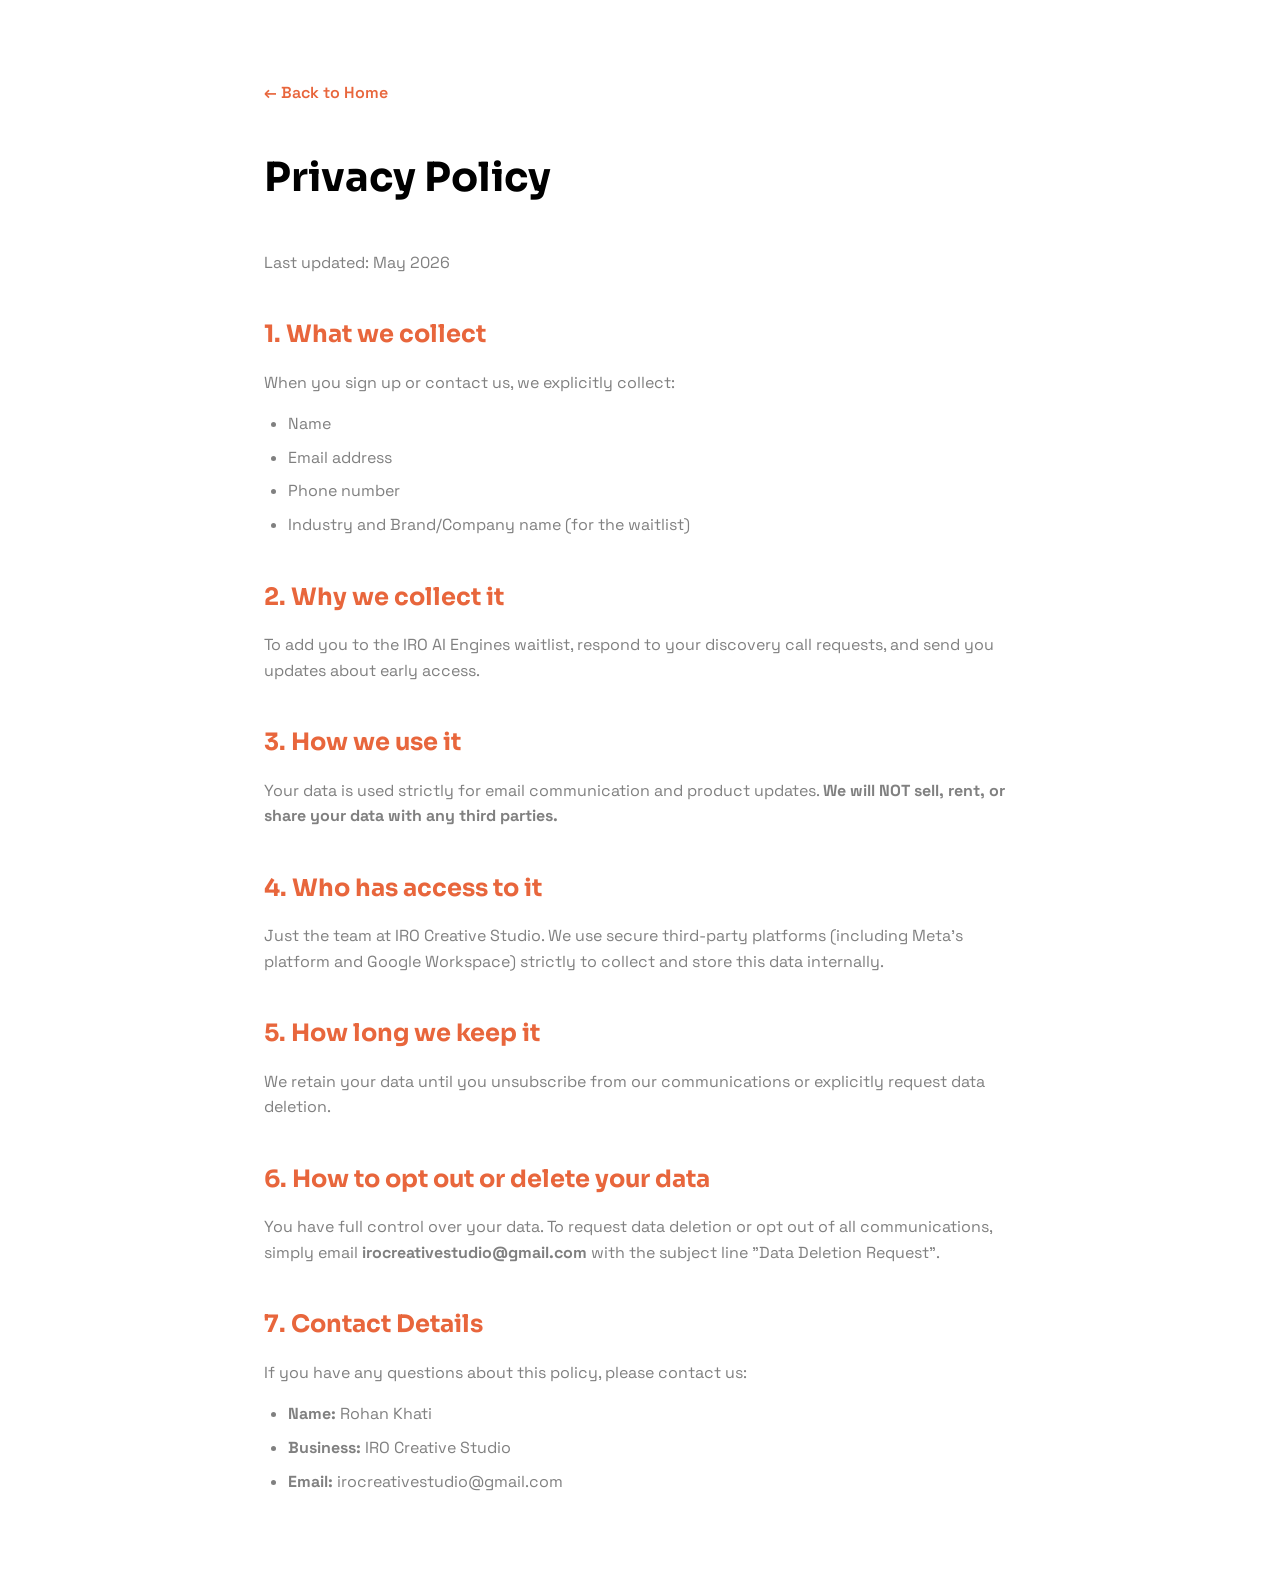
<file: privacy.html>
<!DOCTYPE html>
<html lang="en">
<head>
  <meta charset="UTF-8">
  <meta name="viewport" content="width=device-width, initial-scale=1.0">
  <title>Privacy Policy - IRO Creative Studio</title>
  <link rel="preconnect" href="https://fonts.googleapis.com">
  <link rel="preconnect" href="https://fonts.gstatic.com" crossorigin>
  <link href="https://fonts.googleapis.com/css2?family=Sora:wght@400;600;800&family=Space+Grotesk:wght@400;500;600&display=swap" rel="stylesheet">
  <link rel="stylesheet" href="css/style.css">
  <style>
    body {
      background: var(--bg);
      color: var(--text);
      font-family: 'Space Grotesk', sans-serif;
      line-height: 1.6;
      padding-top: 80px;
      padding-bottom: 80px;
    }
    .privacy-container {
      max-width: 800px;
      margin: 0 auto;
      padding: 0 24px;
    }
    h1 {
      font-family: 'Sora', sans-serif;
      font-size: 40px;
      margin-bottom: 40px;
    }
    h2 {
      font-family: 'Sora', sans-serif;
      font-size: 24px;
      margin-top: 40px;
      margin-bottom: 16px;
      color: var(--coral);
    }
    p, ul {
      font-size: 16px;
      margin-bottom: 16px;
      color: var(--text-dim);
    }
    ul {
      padding-left: 24px;
    }
    li {
      margin-bottom: 8px;
    }
    a.back-link {
      display: inline-block;
      margin-bottom: 40px;
      color: var(--coral);
      text-decoration: none;
      font-weight: 600;
    }
    a.back-link:hover {
      text-decoration: underline;
    }
  </style>
</head>
<body>
  <div class="privacy-container">
    <a href="index.html" class="back-link">← Back to Home</a>
    <h1>Privacy Policy</h1>
    <p>Last updated: May 2026</p>

    <h2>1. What we collect</h2>
    <p>When you sign up or contact us, we explicitly collect:</p>
    <ul>
      <li>Name</li>
      <li>Email address</li>
      <li>Phone number</li>
      <li>Industry and Brand/Company name (for the waitlist)</li>
    </ul>

    <h2>2. Why we collect it</h2>
    <p>To add you to the IRO AI Engines waitlist, respond to your discovery call requests, and send you updates about early access.</p>

    <h2>3. How we use it</h2>
    <p>Your data is used strictly for email communication and product updates. <strong>We will NOT sell, rent, or share your data with any third parties.</strong></p>

    <h2>4. Who has access to it</h2>
    <p>Just the team at IRO Creative Studio. We use secure third-party platforms (including Meta's platform and Google Workspace) strictly to collect and store this data internally.</p>

    <h2>5. How long we keep it</h2>
    <p>We retain your data until you unsubscribe from our communications or explicitly request data deletion.</p>

    <h2>6. How to opt out or delete your data</h2>
    <p>You have full control over your data. To request data deletion or opt out of all communications, simply email <strong>irocreativestudio@gmail.com</strong> with the subject line "Data Deletion Request".</p>

    <h2>7. Contact Details</h2>
    <p>If you have any questions about this policy, please contact us:</p>
    <ul>
      <li><strong>Name:</strong> Rohan Khati</li>
      <li><strong>Business:</strong> IRO Creative Studio</li>
      <li><strong>Email:</strong> irocreativestudio@gmail.com</li>
    </ul>
  </div>
</body>
</html>
</file>
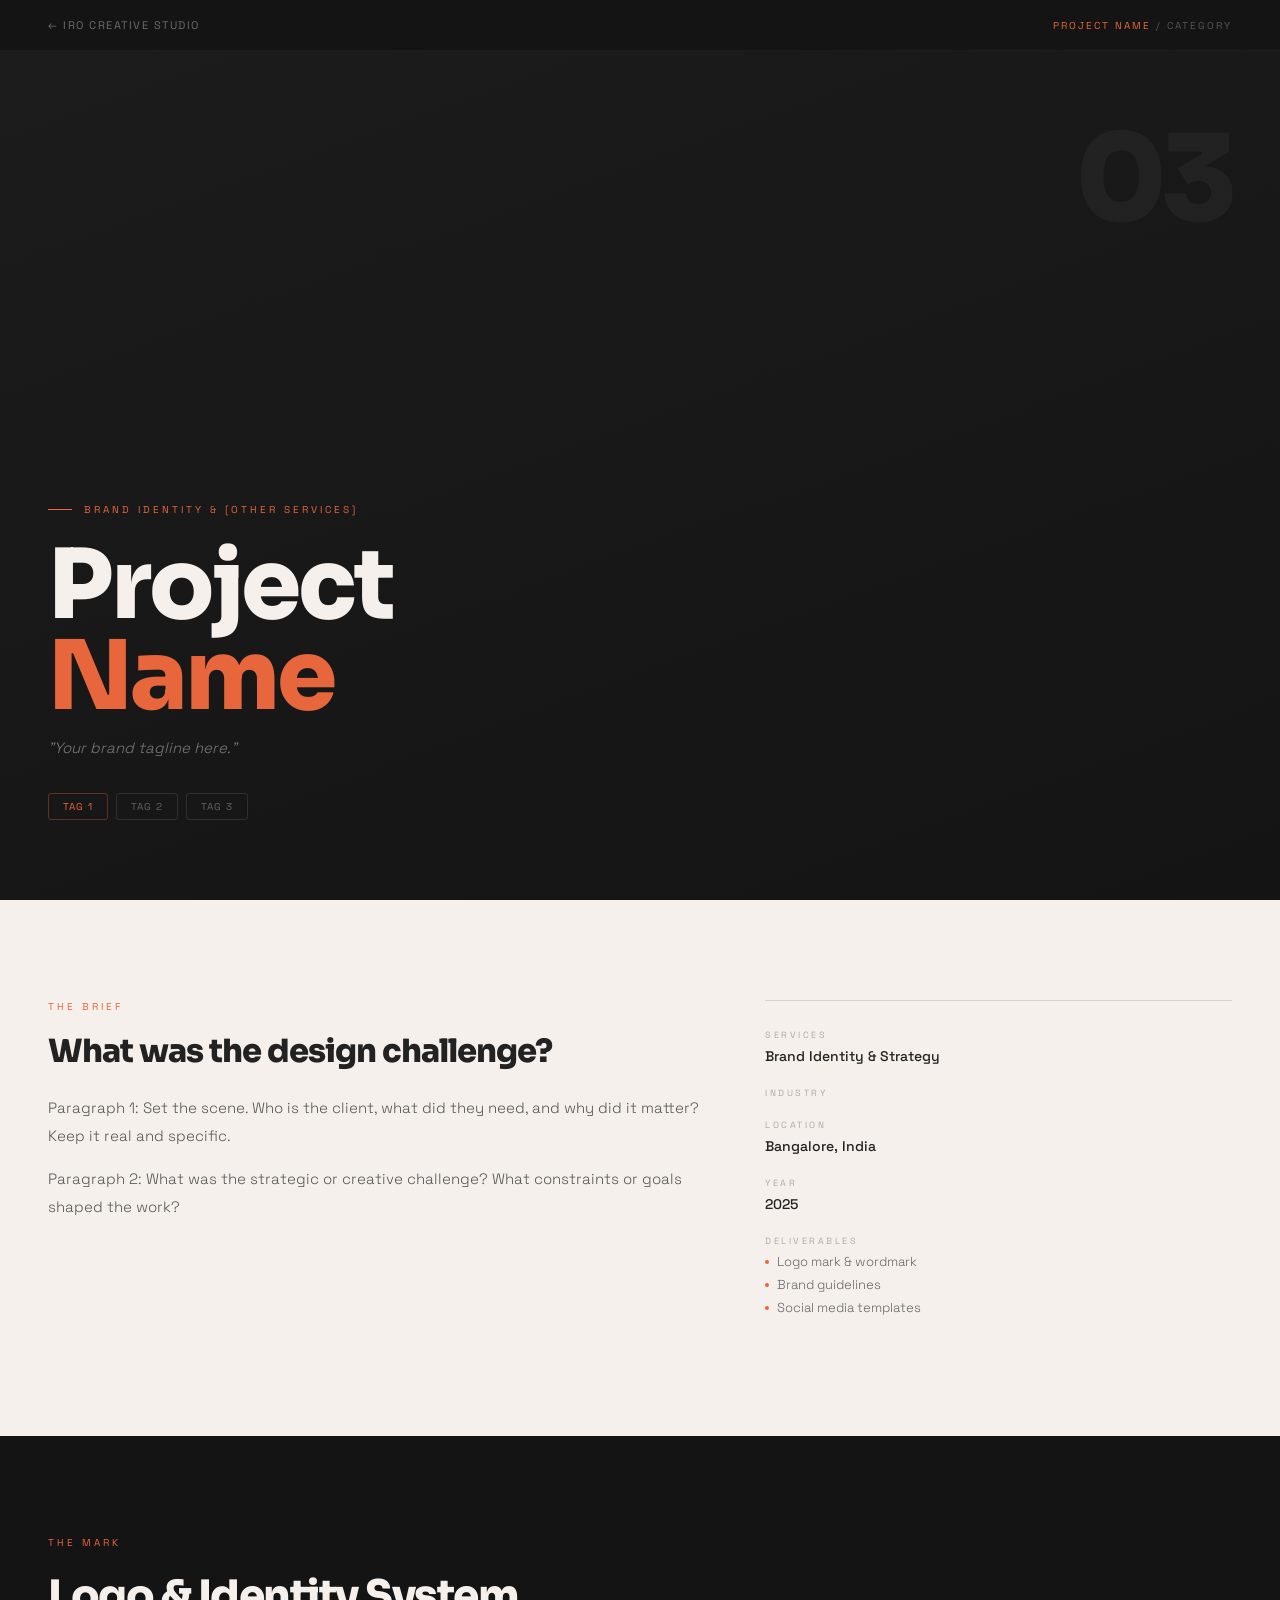
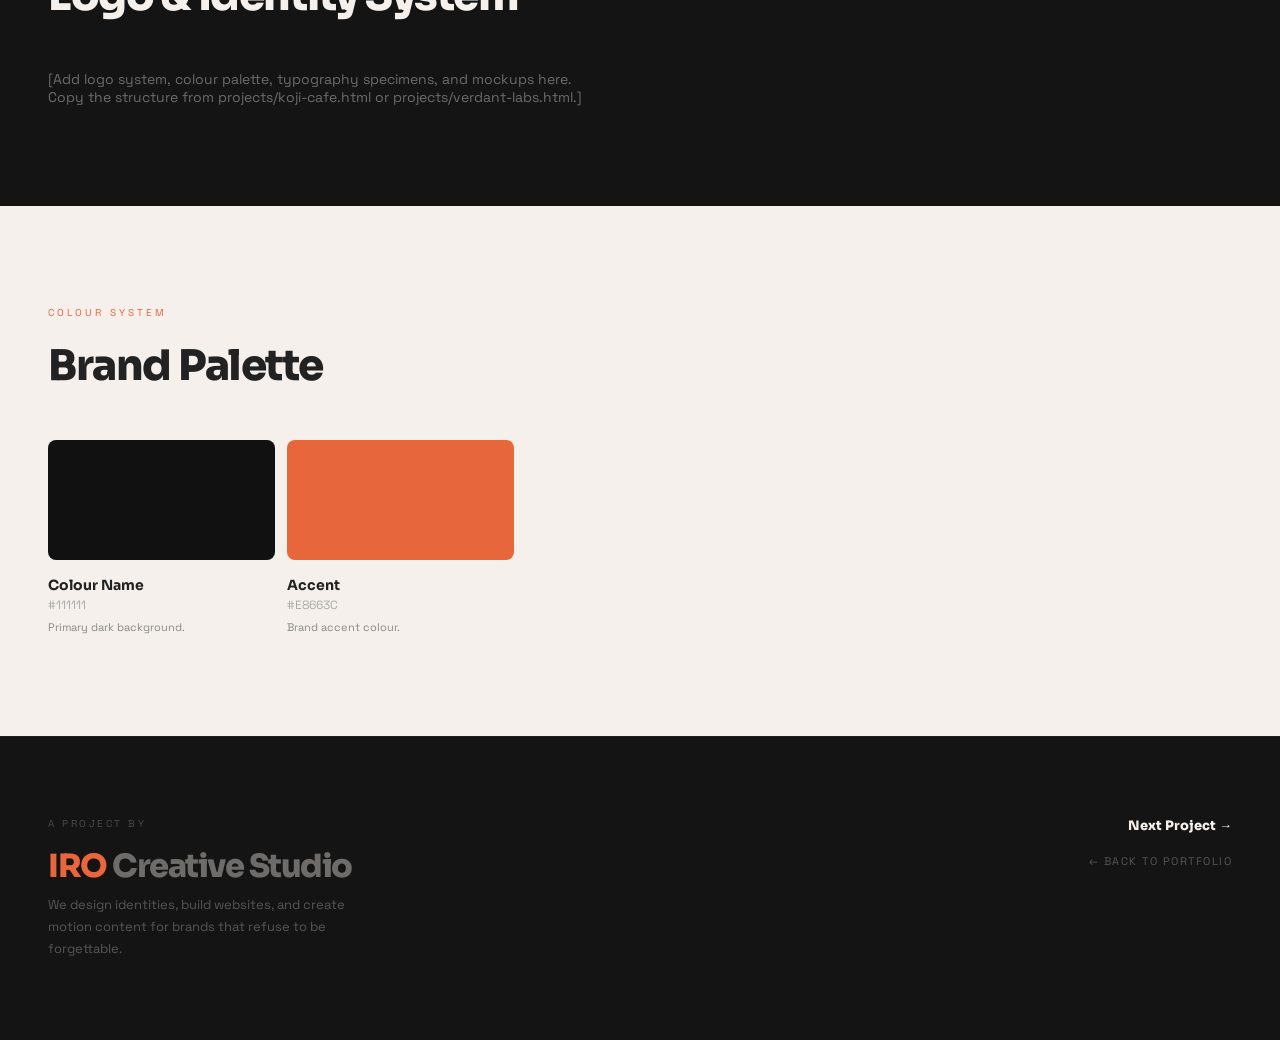
<file: projects/_template.html>
<!DOCTYPE html>
<html lang="en">
<head>
  <meta charset="UTF-8">
  <meta name="viewport" content="width=device-width, initial-scale=1.0">
  <link rel="icon" type="image/svg+xml" href="../favicon.svg">
  <title>PROJECT NAME — IRO Creative Studio</title>
  <meta name="description" content="BRIEF DESCRIPTION. By IRO Creative Studio.">
  <link rel="preconnect" href="https://fonts.googleapis.com">
  <link rel="preconnect" href="https://fonts.gstatic.com" crossorigin>
  <link href="https://fonts.googleapis.com/css2?family=Sora:wght@200;300;400;700;800&family=Space+Grotesk:wght@300;400;500;600;700&family=Noto+Serif+JP:wght@300;400;700&display=swap" rel="stylesheet">
  <style>
    /* ============================================================
       TEMPLATE — HOW TO USE
       ─────────────────────
       1. Save a copy of this file as  projects/your-project.html
       2. Replace every  <!-- EDIT: ... -->  comment with your content
       3. Define your brand colours in :root below
       4. Update js/projects.js to link to this page
       5. Add a thumbnail CSS block in css/style.css
       ============================================================ */

    *, *::before, *::after { margin: 0; padding: 0; box-sizing: border-box; }

    /* ── EDIT: Replace these with your project's brand colours ── */
    :root {
      --p-dark:    #141414;   /* background dark */
      --p-mid:     #1C1C1C;   /* background mid  */
      --p-accent:  #E8663C;   /* brand accent    */
      --p-light:   #F5F0EB;   /* light / cream   */
      --p-muted:   #888;      /* muted text      */
      --font-display: 'Sora', sans-serif;
      --font-body:    'Space Grotesk', sans-serif;
      --font-jp:      'Noto Serif JP', serif;
    }

    html { scroll-behavior: smooth; }
    body { font-family: var(--font-body); background: var(--p-dark); color: var(--p-light); -webkit-font-smoothing: antialiased; }

    /* ── NAV ── */
    .cs-nav {
      position: fixed; top: 0; left: 0; right: 0; z-index: 100;
      display: flex; justify-content: space-between; align-items: center;
      padding: 18px 48px;
      background: rgba(20,20,20,0.88);
      backdrop-filter: blur(20px); -webkit-backdrop-filter: blur(20px);
      border-bottom: 1px solid rgba(255,255,255,0.04);
    }
    .cs-nav-back {
      font-size: 11px; text-transform: uppercase; letter-spacing: 1.5px;
      color: rgba(245,240,235,0.4); text-decoration: none;
      transition: color 0.3s ease;
    }
    .cs-nav-back:hover { color: var(--p-light); }
    .cs-nav-label { font-size: 10px; text-transform: uppercase; letter-spacing: 2px; color: rgba(245,240,235,0.3); }
    .cs-nav-label span { color: var(--p-accent); }

    /* ── HERO ── */
    .cs-hero {
      min-height: 100vh;
      /* EDIT: Set your hero background */
      background: linear-gradient(160deg, var(--p-mid) 0%, var(--p-dark) 100%);
      display: flex; align-items: flex-end;
      padding: 0 48px 80px; position: relative; overflow: hidden;
    }
    .cs-hero-number {
      position: absolute; top: 120px; right: 48px;
      font-family: var(--font-display); font-weight: 800;
      font-size: 120px; color: rgba(255,255,255,0.04); line-height: 1;
      letter-spacing: -6px; user-select: none;
    }
    .cs-hero-content { position: relative; z-index: 1; max-width: 700px; }
    .cs-hero-eyebrow {
      font-size: 10px; text-transform: uppercase; letter-spacing: 3px;
      color: var(--p-accent); margin-bottom: 24px;
      display: flex; align-items: center; gap: 12px;
    }
    .cs-hero-eyebrow::before { content: ''; display: block; width: 24px; height: 1px; background: var(--p-accent); }
    .cs-hero-title {
      font-family: var(--font-display); font-weight: 800;
      font-size: clamp(52px, 8vw, 96px);
      color: var(--p-light); line-height: 0.95;
      letter-spacing: -3px; margin-bottom: 16px;
    }
    .cs-hero-title .accent { color: var(--p-accent); }
    .cs-hero-tagline {
      font-weight: 300; font-size: 15px;
      color: rgba(245,240,235,0.45); font-style: italic;
    }
    .cs-hero-chips { display: flex; gap: 8px; margin-top: 36px; flex-wrap: wrap; }
    .cs-chip {
      font-size: 10px; text-transform: uppercase; letter-spacing: 1px;
      padding: 6px 14px; border-radius: 3px; border: 1px solid;
    }
    .cs-chip-accent { color: var(--p-accent); border-color: rgba(232,102,60,0.35); }
    .cs-chip-ghost  { color: rgba(245,240,235,0.35); border-color: rgba(255,255,255,0.1); }

    /* ── OVERVIEW ── */
    .cs-overview { background: var(--p-light); padding: 100px 48px; }
    .cs-overview-grid { display: grid; grid-template-columns: 1.4fr 1fr; gap: 64px; align-items: start; }
    .cs-section-label { font-size: 10px; text-transform: uppercase; letter-spacing: 3px; color: var(--p-accent); margin-bottom: 20px; }
    .cs-brief-heading {
      font-family: var(--font-display); font-weight: 800;
      font-size: clamp(24px, 3vw, 32px); color: #222;
      letter-spacing: -1px; line-height: 1.15; margin-bottom: 24px;
    }
    .cs-brief-text { font-weight: 300; font-size: 15px; color: #555; line-height: 1.85; margin-bottom: 16px; }
    .cs-meta-block { border-top: 1px solid #D8D2CA; padding-top: 28px; }
    .cs-meta-item { margin-bottom: 20px; }
    .cs-meta-label { font-size: 9px; text-transform: uppercase; letter-spacing: 2.5px; color: #AAA; margin-bottom: 5px; }
    .cs-meta-value { font-weight: 500; font-size: 14px; color: #222; line-height: 1.5; }
    .cs-deliverables { display: flex; flex-direction: column; gap: 6px; margin-top: 6px; }
    .cs-deliverable {
      font-size: 13px; font-weight: 300; color: #666;
      display: flex; align-items: center; gap: 8px;
    }
    .cs-deliverable::before { content: ''; display: block; width: 4px; height: 4px; border-radius: 50%; background: var(--p-accent); flex-shrink: 0; }

    /* ── GENERIC SECTION ── */
    .cs-section { background: var(--p-dark); padding: 100px 48px; }
    .cs-section.light { background: var(--p-light); }
    .cs-section-heading {
      font-family: var(--font-display); font-weight: 800;
      font-size: clamp(28px, 4vw, 42px);
      letter-spacing: -1.5px; margin-top: 10px; margin-bottom: 48px;
    }
    .cs-section .cs-section-heading { color: var(--p-light); }
    .cs-section.light .cs-section-heading { color: #222; }

    /* ── COLOR PALETTE ── */
    .cs-color-strip { display: grid; grid-template-columns: repeat(5, 1fr); gap: 12px; align-items: end; }
    .cs-color-swatch { border-radius: 8px; margin-bottom: 16px; height: 120px; }
    .cs-color-name { font-family: var(--font-display); font-weight: 700; font-size: 14px; color: #222; margin-bottom: 3px; }
    .cs-color-hex  { font-size: 12px; color: #AAA; margin-bottom: 6px; }
    .cs-color-use  { font-size: 11px; color: #888; line-height: 1.5; }

    /* ── PROJECT FOOTER ── */
    .cs-footer { background: var(--p-dark); padding: 80px 48px; border-top: 1px solid rgba(255,255,255,0.05); }
    .cs-footer-grid { display: grid; grid-template-columns: 1fr 1fr; gap: 48px; align-items: start; }
    .cs-footer-credit { font-size: 10px; text-transform: uppercase; letter-spacing: 2.5px; color: rgba(245,240,235,0.25); margin-bottom: 16px; }
    .cs-footer-studio { font-family: var(--font-display); font-weight: 800; font-size: 32px; color: var(--p-accent); letter-spacing: -1.5px; margin-bottom: 8px; }
    .cs-footer-studio span { color: rgba(245,240,235,0.4); }
    .cs-footer-desc { font-size: 13px; color: rgba(245,240,235,0.3); line-height: 1.7; max-width: 320px; }
    .cs-footer-nav { display: flex; flex-direction: column; align-items: flex-end; gap: 20px; }
    .cs-footer-next {
      font-family: var(--font-display); font-weight: 800; font-size: 13px;
      color: var(--p-light); text-decoration: none;
      display: flex; align-items: center; gap: 10px;
      transition: gap 0.3s ease;
    }
    .cs-footer-next:hover { gap: 16px; }
    .cs-footer-back { font-size: 11px; text-transform: uppercase; letter-spacing: 1.5px; color: rgba(245,240,235,0.3); text-decoration: none; transition: color 0.3s ease; }
    .cs-footer-back:hover { color: var(--p-light); }

    @media (max-width: 900px) {
      .cs-nav { padding: 16px 24px; }
      .cs-hero { padding: 0 24px 60px; }
      .cs-hero-number { display: none; }
      .cs-overview { padding: 60px 24px; }
      .cs-overview-grid { grid-template-columns: 1fr; gap: 40px; }
      .cs-section { padding: 60px 24px; }
      .cs-color-strip { grid-template-columns: repeat(3, 1fr); }
      .cs-footer { padding: 60px 24px; }
      .cs-footer-grid { grid-template-columns: 1fr; }
      .cs-footer-nav { align-items: flex-start; }
    }
  </style>
</head>
<body>

  <!-- NAV -->
  <nav class="cs-nav">
    <a href="../index.html" class="cs-nav-back">← IRO Creative Studio</a>
    <!-- EDIT: Update project name and category -->
    <span class="cs-nav-label"><span>Project Name</span> / Category</span>
  </nav>

  <!-- HERO -->
  <section class="cs-hero">
    <!-- EDIT: Change the number to match project order -->
    <div class="cs-hero-number">03</div>
    <div class="cs-hero-content">
      <!-- EDIT: Fill in your project details below -->
      <p class="cs-hero-eyebrow">Brand Identity & [Other Services]</p>
      <h1 class="cs-hero-title">Project<br><span class="accent">Name</span></h1>
      <p class="cs-hero-tagline">"Your brand tagline here."</p>
      <div class="cs-hero-chips">
        <span class="cs-chip cs-chip-accent">Tag 1</span>
        <span class="cs-chip cs-chip-ghost">Tag 2</span>
        <span class="cs-chip cs-chip-ghost">Tag 3</span>
      </div>
    </div>
  </section>

  <!-- OVERVIEW / BRIEF -->
  <section class="cs-overview">
    <div class="cs-overview-grid">
      <div>
        <p class="cs-section-label">The Brief</p>
        <!-- EDIT: Write 2 paragraphs about the challenge/brief -->
        <h2 class="cs-brief-heading">What was the design challenge?</h2>
        <p class="cs-brief-text">Paragraph 1: Set the scene. Who is the client, what did they need, and why did it matter? Keep it real and specific.</p>
        <p class="cs-brief-text">Paragraph 2: What was the strategic or creative challenge? What constraints or goals shaped the work?</p>
      </div>
      <div>
        <div class="cs-meta-block">
          <div class="cs-meta-item">
            <div class="cs-meta-label">Services</div>
            <!-- EDIT -->
            <div class="cs-meta-value">Brand Identity & Strategy</div>
          </div>
          <div class="cs-meta-item">
            <div class="cs-meta-label">Industry</div>
            <div class="cs-meta-value"><!-- EDIT --></div>
          </div>
          <div class="cs-meta-item">
            <div class="cs-meta-label">Location</div>
            <div class="cs-meta-value">Bangalore, India</div>
          </div>
          <div class="cs-meta-item">
            <div class="cs-meta-label">Year</div>
            <div class="cs-meta-value">2025</div>
          </div>
          <div class="cs-meta-item">
            <div class="cs-meta-label">Deliverables</div>
            <div class="cs-deliverables">
              <!-- EDIT: List what was delivered -->
              <span class="cs-deliverable">Logo mark & wordmark</span>
              <span class="cs-deliverable">Brand guidelines</span>
              <span class="cs-deliverable">Social media templates</span>
            </div>
          </div>
        </div>
      </div>
    </div>
  </section>

  <!-- LOGO / IDENTITY SECTION -->
  <!-- EDIT: Customise this section for your project's visual system -->
  <section class="cs-section" id="identity">
    <p class="cs-section-label" style="color:var(--p-accent)">The Mark</p>
    <h2 class="cs-section-heading">Logo & Identity System</h2>
    <!-- Add your logo grid, mockups, etc. here -->
    <p style="color:rgba(245,240,235,0.4);font-size:14px">
      [Add logo system, colour palette, typography specimens, and mockups here.<br>
      Copy the structure from projects/koji-cafe.html or projects/verdant-labs.html.]
    </p>
  </section>

  <!-- COLOUR PALETTE SECTION -->
  <section class="cs-section light" id="colours">
    <p class="cs-section-label">Colour System</p>
    <h2 class="cs-section-heading">Brand Palette</h2>
    <div class="cs-color-strip">
      <!-- EDIT: Replace hex values and names -->
      <div>
        <div class="cs-color-swatch" style="background:#111"></div>
        <div class="cs-color-name">Colour Name</div>
        <div class="cs-color-hex">#111111</div>
        <div class="cs-color-use">Primary dark background.</div>
      </div>
      <div>
        <div class="cs-color-swatch" style="background:#E8663C"></div>
        <div class="cs-color-name">Accent</div>
        <div class="cs-color-hex">#E8663C</div>
        <div class="cs-color-use">Brand accent colour.</div>
      </div>
      <!-- Add more colour swatches as needed -->
    </div>
  </section>

  <!-- PROJECT FOOTER -->
  <section class="cs-footer">
    <div class="cs-footer-grid">
      <div>
        <div class="cs-footer-credit">A project by</div>
        <div class="cs-footer-studio">IRO <span>Creative Studio</span></div>
        <p class="cs-footer-desc">We design identities, build websites, and create motion content for brands that refuse to be forgettable.</p>
      </div>
      <div class="cs-footer-nav">
        <!-- EDIT: Link to next/previous project -->
        <a href="./koji-cafe.html" class="cs-footer-next">Next Project →</a>
        <a href="../index.html"    class="cs-footer-back">← Back to portfolio</a>
      </div>
    </div>
  </section>

</body>
</html>
</file>
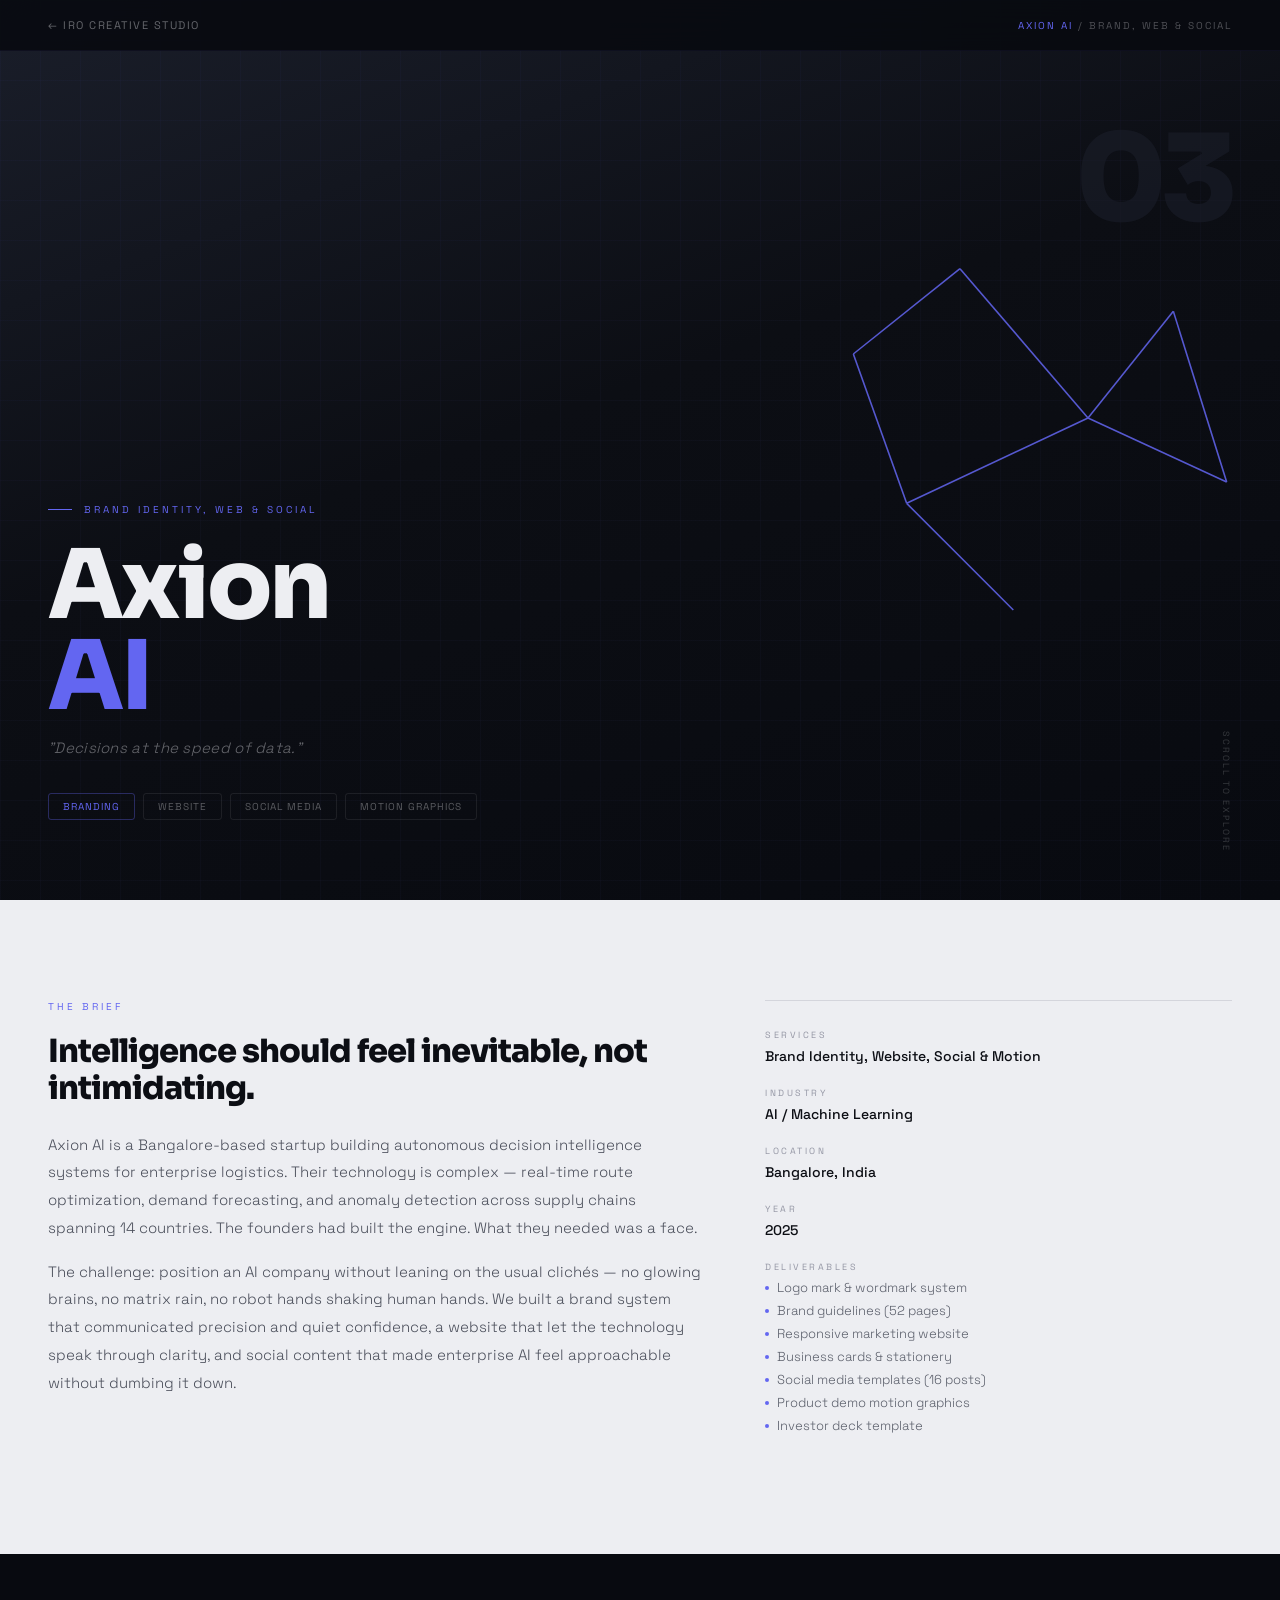
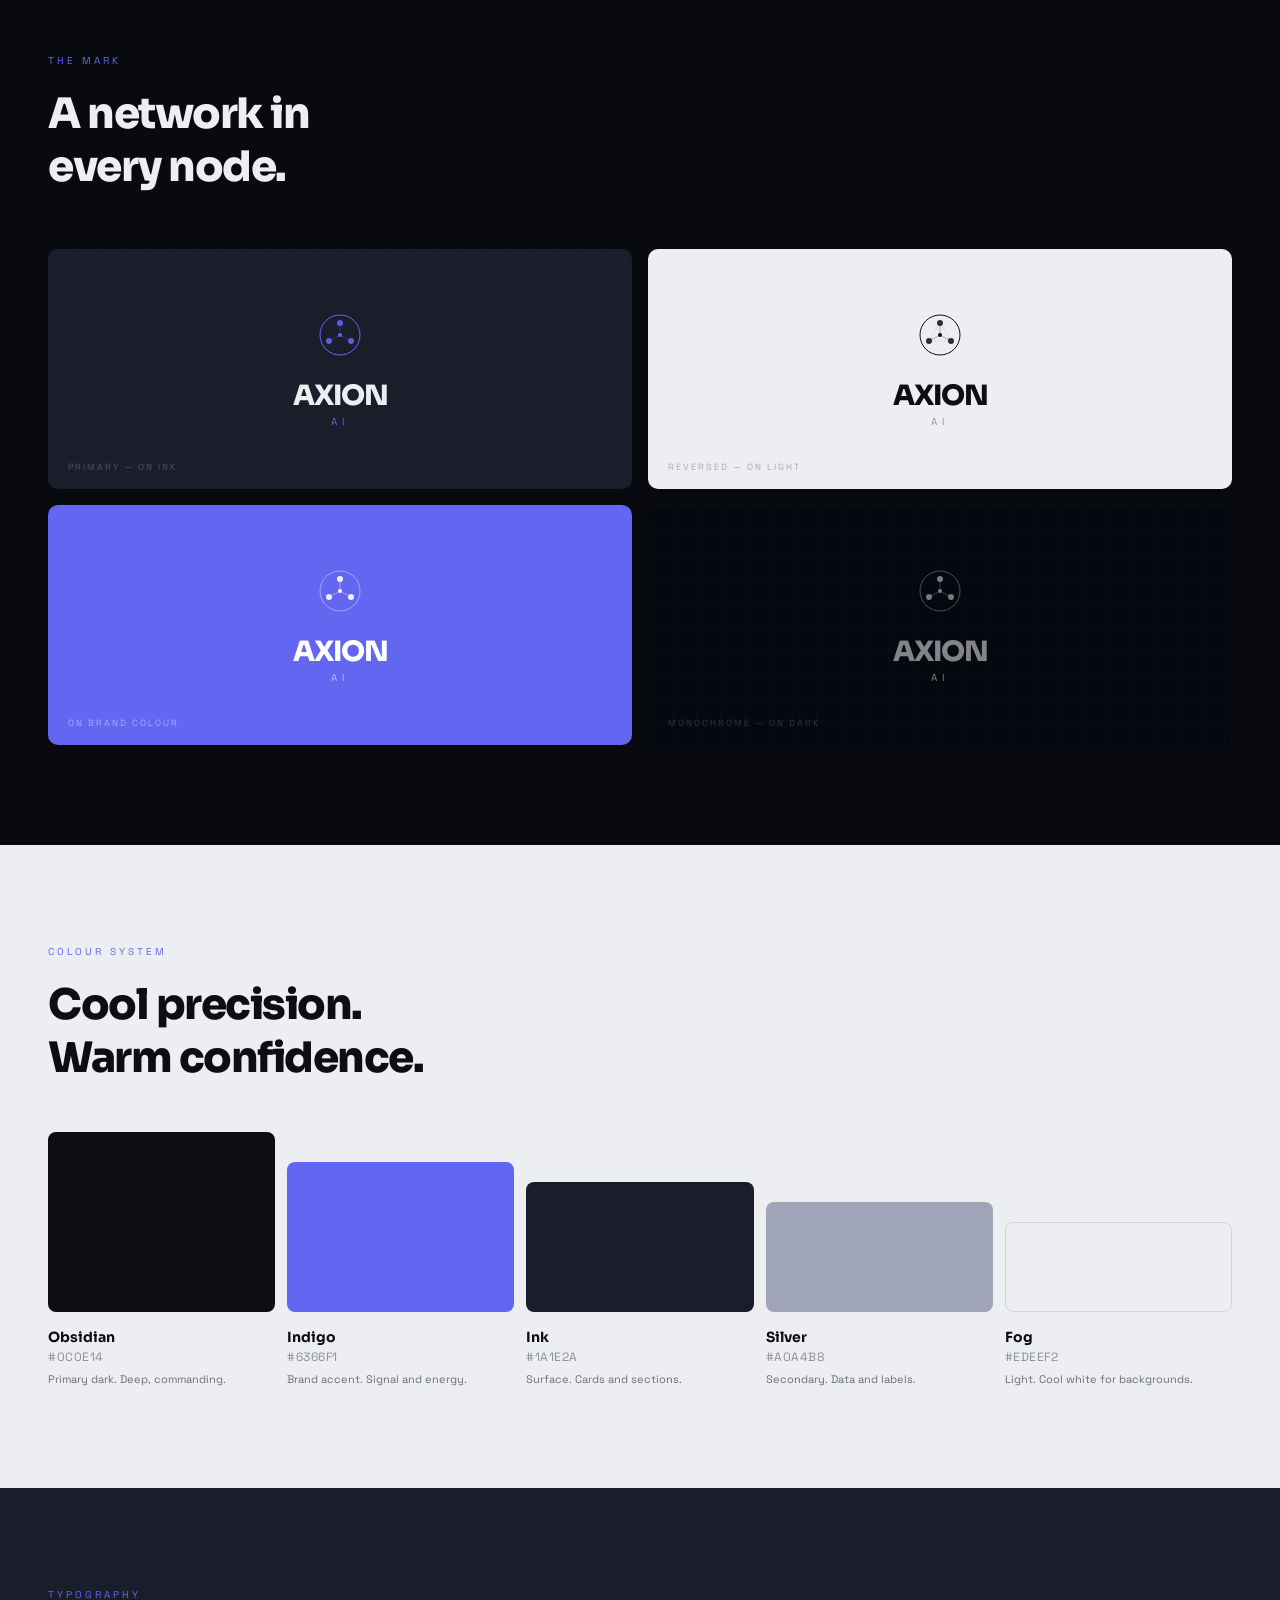
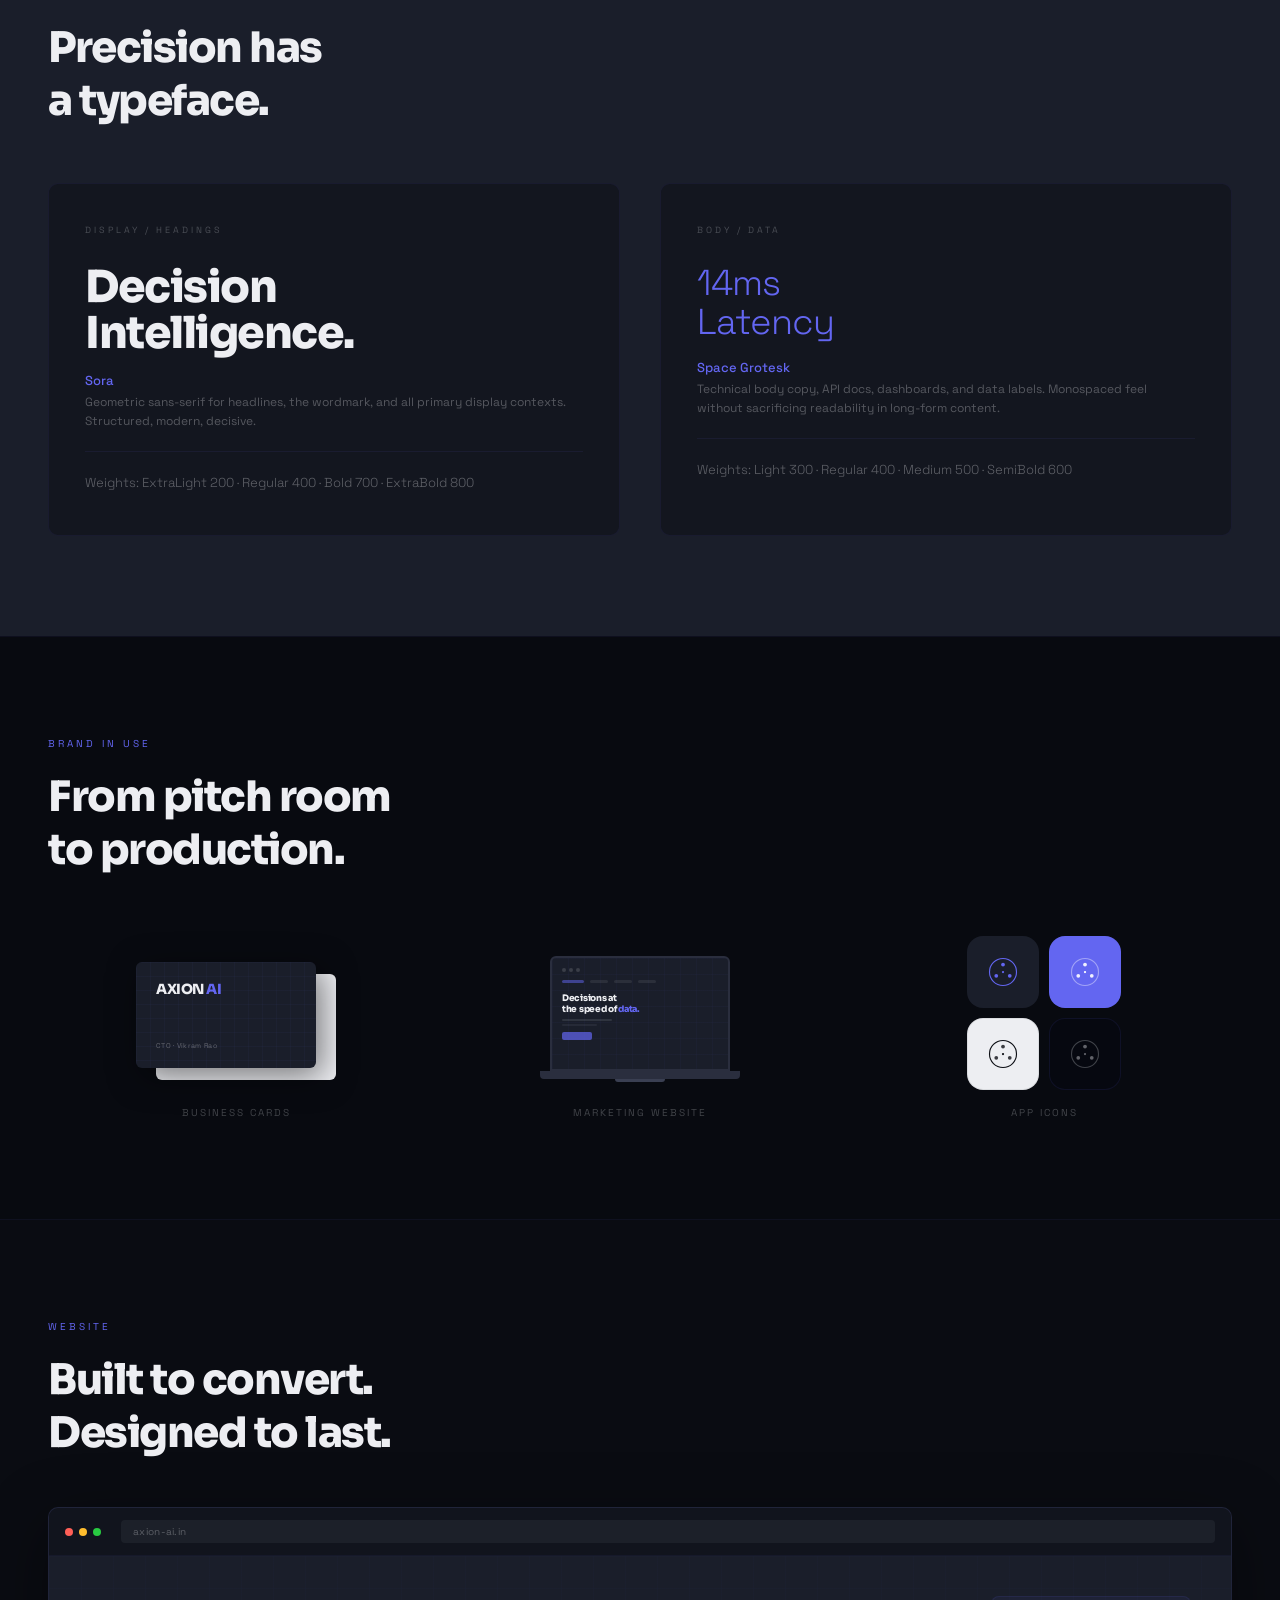
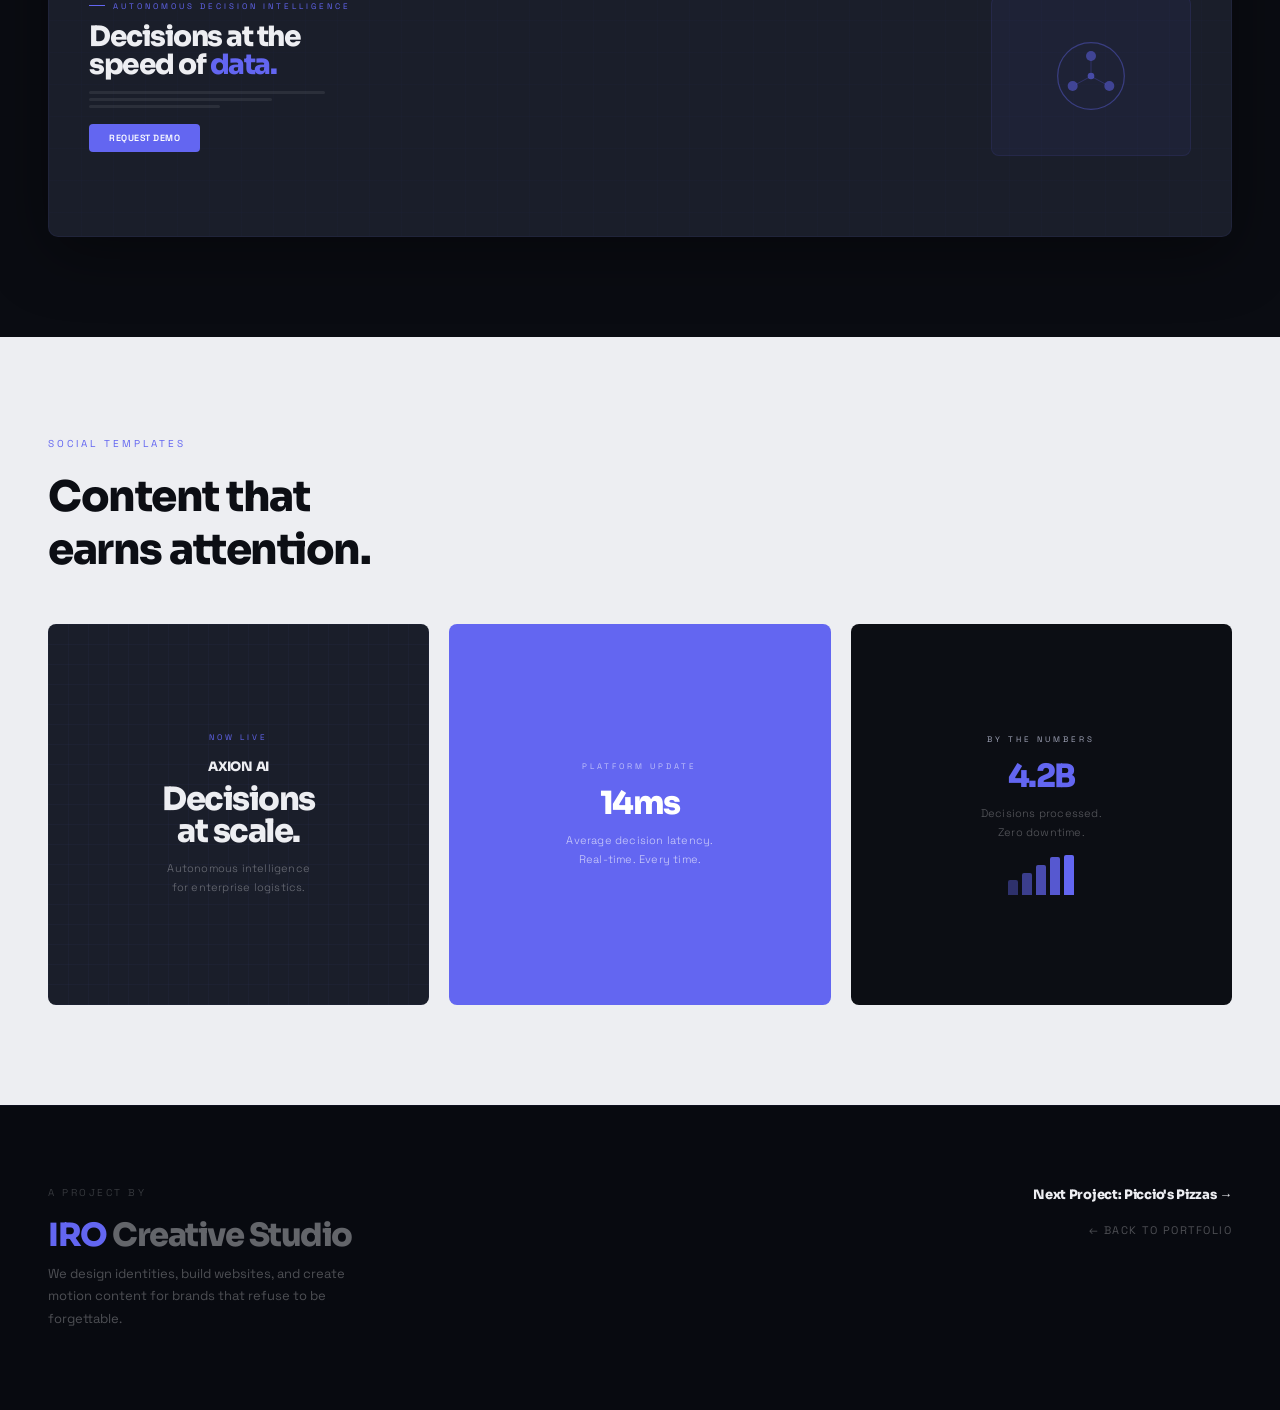
<file: projects/axion-ai.html>
<!DOCTYPE html>
<html lang="en">
<head>
  <meta charset="UTF-8">
  <meta name="viewport" content="width=device-width, initial-scale=1.0">
  <link rel="icon" type="image/svg+xml" href="../favicon.svg">
  <title>Axion AI — Brand & Web Design | IRO Creative Studio</title>
  <meta name="description" content="Axion AI branding & web design by IRO Creative Studio. Complete brand package for AI/ML decision intelligence startup with web presence and motion graphics.">
  <link rel="preconnect" href="https://fonts.googleapis.com">
  <link rel="preconnect" href="https://fonts.gstatic.com" crossorigin>
  <link href="https://fonts.googleapis.com/css2?family=Sora:wght@200;300;400;700;800&family=Space+Grotesk:wght@300;400;500;600;700&family=Noto+Serif+JP:wght@300;400;700&display=swap" rel="stylesheet">
  <style>
    *, *::before, *::after { margin: 0; padding: 0; box-sizing: border-box; }

    :root {
      /* Axion AI palette */
      --a-obsidian:  #0C0E14;
      --a-ink:       #1A1E2A;
      --a-deep:      #080A10;
      --a-indigo:    #6366F1;
      --a-silver:    #A0A4B8;
      --a-fog:       #EDEEF2;
      --a-slate:     #2A2E3E;
      --a-dim:       #3A3F52;
      --font-display: 'Sora', sans-serif;
      --font-body: 'Space Grotesk', sans-serif;
      --font-jp: 'Noto Serif JP', serif;
    }

    html { scroll-behavior: smooth; }
    body {
      font-family: var(--font-body);
      background: var(--a-deep);
      color: var(--a-fog);
      -webkit-font-smoothing: antialiased;
    }

    /* ===== NAV ===== */
    .cs-nav {
      position: fixed; top: 0; left: 0; right: 0; z-index: 100;
      display: flex; justify-content: space-between; align-items: center;
      padding: 18px 48px;
      background: rgba(8,10,16,0.9);
      backdrop-filter: blur(20px);
      -webkit-backdrop-filter: blur(20px);
      border-bottom: 1px solid rgba(99,102,241,0.06);
    }
    .cs-nav-back {
      font-family: var(--font-body); font-size: 11px;
      text-transform: uppercase; letter-spacing: 1.5px;
      color: rgba(237,238,242,0.4);
      text-decoration: none; transition: color 0.3s ease;
    }
    .cs-nav-back:hover { color: var(--a-fog); }
    .cs-nav-label {
      font-family: var(--font-body); font-size: 10px;
      text-transform: uppercase; letter-spacing: 2px;
      color: rgba(237,238,242,0.3);
    }
    .cs-nav-label span { color: var(--a-indigo); }

    /* ===== HERO ===== */
    .cs-hero {
      min-height: 100vh;
      background: linear-gradient(160deg, #1A1E2A 0%, #0C0E14 45%, #080A10 100%);
      display: flex; align-items: flex-end;
      padding: 0 48px 80px;
      position: relative; overflow: hidden;
    }
    .cs-hero-grid-bg {
      position: absolute; inset: 0;
      background-image:
        linear-gradient(rgba(99,102,241,0.03) 1px, transparent 1px),
        linear-gradient(90deg, rgba(99,102,241,0.03) 1px, transparent 1px);
      background-size: 40px 40px;
    }
    /* Animated node network background */
    .cs-hero-nodes {
      position: absolute; inset: 0; overflow: hidden; opacity: 0.85;
    }
    .cs-hero-nodes svg { position: absolute; inset: 0; width: 100%; height: 100%; }
    .cs-hero-nodes svg line { stroke-width: 1.5px; }
    .node-pulse { animation: nodePulse 4s ease-in-out infinite; }
    .node-pulse-d1 { animation-delay: 0.6s; }
    .node-pulse-d2 { animation-delay: 1.2s; }
    .node-pulse-d3 { animation-delay: 1.8s; }
    .node-pulse-d4 { animation-delay: 2.4s; }
    @keyframes nodePulse {
      0%, 100% { opacity: 0.6; r: 3; }
      50% { opacity: 1; r: 5.5; }
    }
    .edge-flow { animation: edgeFlow 6s ease-in-out infinite; }
    .edge-flow-d1 { animation-delay: 1s; }
    .edge-flow-d2 { animation-delay: 2s; }
    @keyframes edgeFlow {
      0%, 100% { opacity: 0.3; }
      50% { opacity: 0.85; }
    }

    .cs-hero-number {
      position: absolute; top: 120px; right: 48px;
      font-family: var(--font-display); font-weight: 800;
      font-size: 120px; color: rgba(26,30,42,0.6); line-height: 1;
      letter-spacing: -6px; user-select: none;
    }
    .cs-hero-content { position: relative; z-index: 1; max-width: 700px; }
    .cs-hero-eyebrow {
      font-family: var(--font-body); font-size: 10px;
      text-transform: uppercase; letter-spacing: 3px;
      color: var(--a-indigo); margin-bottom: 24px;
      display: flex; align-items: center; gap: 12px;
    }
    .cs-hero-eyebrow::before {
      content: ''; display: block;
      width: 24px; height: 1px; background: var(--a-indigo);
    }
    .cs-hero-title {
      font-family: var(--font-display); font-weight: 800;
      font-size: clamp(52px, 8vw, 96px);
      color: var(--a-fog); line-height: 0.95;
      letter-spacing: -3px; margin-bottom: 16px;
    }
    .cs-hero-title .accent { color: var(--a-indigo); }
    .cs-hero-tagline {
      font-family: var(--font-body); font-weight: 300;
      font-size: 15px; color: rgba(237,238,242,0.4);
      letter-spacing: 0.3px; font-style: italic;
    }
    .cs-hero-chips {
      display: flex; gap: 8px; margin-top: 36px; flex-wrap: wrap;
    }
    .cs-chip {
      font-size: 10px; text-transform: uppercase; letter-spacing: 1px;
      padding: 6px 14px; border-radius: 3px; border: 1px solid;
    }
    .cs-chip-indigo { color: var(--a-indigo); border-color: rgba(99,102,241,0.35); }
    .cs-chip-dark { color: rgba(237,238,242,0.35); border-color: rgba(255,255,255,0.08); }
    .cs-hero-scroll {
      position: absolute; bottom: 48px; right: 48px;
      font-size: 9px; text-transform: uppercase; letter-spacing: 2px;
      color: rgba(237,238,242,0.2); writing-mode: vertical-rl;
    }

    /* ===== OVERVIEW ===== */
    .cs-overview {
      background: var(--a-fog);
      padding: 100px 48px;
    }
    .cs-overview-grid {
      display: grid; grid-template-columns: 1.4fr 1fr;
      gap: 64px; align-items: start;
    }
    .cs-section-label {
      font-family: var(--font-body); font-size: 10px;
      text-transform: uppercase; letter-spacing: 3px;
      color: var(--a-indigo); margin-bottom: 20px;
    }
    .cs-brief-heading {
      font-family: var(--font-display); font-weight: 800;
      font-size: clamp(24px, 3vw, 32px);
      color: var(--a-obsidian); letter-spacing: -1px;
      line-height: 1.15; margin-bottom: 24px;
    }
    .cs-brief-text {
      font-weight: 300; font-size: 15px;
      color: #4A4E5A; line-height: 1.85;
      margin-bottom: 16px;
    }
    .cs-meta-block { border-top: 1px solid #D4D5DC; padding-top: 28px; }
    .cs-meta-item { margin-bottom: 20px; }
    .cs-meta-item-label {
      font-size: 9px; text-transform: uppercase; letter-spacing: 2.5px;
      color: #9496A4; margin-bottom: 5px;
    }
    .cs-meta-item-value {
      font-weight: 500; font-size: 14px; color: var(--a-obsidian); line-height: 1.5;
    }
    .cs-deliverables { display: flex; flex-direction: column; gap: 6px; margin-top: 6px; }
    .cs-deliverable {
      font-size: 13px; font-weight: 300; color: #5A5E6A;
      display: flex; align-items: center; gap: 8px;
    }
    .cs-deliverable::before {
      content: ''; display: block;
      width: 4px; height: 4px; border-radius: 50%;
      background: var(--a-indigo); flex-shrink: 0;
    }

    /* ===== LOGO SYSTEM ===== */
    .cs-logos {
      background: var(--a-deep);
      padding: 100px 48px;
    }
    .cs-logos-heading {
      font-family: var(--font-display); font-weight: 800;
      font-size: clamp(28px, 4vw, 42px);
      color: var(--a-fog); letter-spacing: -1.5px;
      margin-top: 10px; margin-bottom: 56px;
    }
    .cs-logo-grid {
      display: grid; grid-template-columns: 1fr 1fr;
      gap: 16px;
    }
    .cs-logo-cell {
      border-radius: 10px; padding: 48px 40px;
      display: flex; flex-direction: column;
      align-items: center; justify-content: center;
      min-height: 240px; position: relative; overflow: hidden;
    }
    .cs-logo-cell-label {
      position: absolute; bottom: 16px; left: 20px;
      font-size: 9px; text-transform: uppercase; letter-spacing: 2px;
    }
    .lc-ink { background: var(--a-ink); }
    .lc-ink .cs-logo-cell-label { color: rgba(237,238,242,0.25); }
    .lc-light { background: var(--a-fog); }
    .lc-light .cs-logo-cell-label { color: rgba(12,14,20,0.3); }
    .lc-indigo { background: var(--a-indigo); }
    .lc-indigo .cs-logo-cell-label { color: rgba(255,255,255,0.45); }
    .lc-black { background: #060810; }
    .lc-black .cs-logo-cell-label { color: rgba(237,238,242,0.2); }

    /* Grid on dark cells */
    .lc-ink::before, .lc-black::before {
      content: ''; position: absolute; inset: 0;
      background-image:
        linear-gradient(rgba(99,102,241,0.03) 1px, transparent 1px),
        linear-gradient(90deg, rgba(99,102,241,0.03) 1px, transparent 1px);
      background-size: 24px 24px;
    }

    /* Axion mark */
    .a-mark { margin-bottom: 18px; }
    .a-wordmark {
      font-family: var(--font-display); font-weight: 800;
      font-size: 28px; letter-spacing: -1px; line-height: 1;
    }
    .a-wordmark-sub {
      font-family: var(--font-body); font-size: 10px;
      letter-spacing: 5px; text-transform: uppercase; margin-top: 5px;
    }
    .a-wm-primary { color: var(--a-fog); }
    .a-wm-primary-sub { color: var(--a-indigo); }
    .a-wm-dark { color: var(--a-obsidian); }
    .a-wm-dark-sub { color: rgba(12,14,20,0.4); }
    .a-wm-white { color: #fff; }
    .a-wm-white-sub { color: rgba(255,255,255,0.5); }
    .a-wm-onindigo { color: #fff; }
    .a-wm-onindigo-sub { color: rgba(255,255,255,0.55); }

    /* ===== COLOR PALETTE ===== */
    .cs-colors {
      background: var(--a-fog);
      padding: 100px 48px;
    }
    .cs-colors-heading {
      font-family: var(--font-display); font-weight: 800;
      font-size: clamp(28px, 4vw, 42px);
      color: var(--a-obsidian); letter-spacing: -1.5px;
      margin-top: 10px; margin-bottom: 48px;
    }
    .cs-color-strip {
      display: grid; grid-template-columns: repeat(5, 1fr);
      gap: 12px; align-items: end;
    }
    .cs-color-swatch { border-radius: 8px; margin-bottom: 16px; }
    .cs-color-item:nth-child(1) .cs-color-swatch { height: 180px; }
    .cs-color-item:nth-child(2) .cs-color-swatch { height: 150px; }
    .cs-color-item:nth-child(3) .cs-color-swatch { height: 130px; }
    .cs-color-item:nth-child(4) .cs-color-swatch { height: 110px; }
    .cs-color-item:nth-child(5) .cs-color-swatch { height: 90px; }
    .cs-color-name {
      font-family: var(--font-display); font-weight: 700;
      font-size: 14px; color: var(--a-obsidian); margin-bottom: 3px;
    }
    .cs-color-hex {
      font-family: var(--font-body); font-size: 12px;
      color: #8A8C9A; letter-spacing: 0.5px; margin-bottom: 6px;
    }
    .cs-color-use { font-size: 11px; color: #6A6C7A; line-height: 1.5; }

    /* ===== TYPOGRAPHY ===== */
    .cs-type {
      background: var(--a-ink);
      padding: 100px 48px;
    }
    .cs-type-heading {
      font-family: var(--font-display); font-weight: 800;
      font-size: clamp(28px, 4vw, 42px);
      color: var(--a-fog); letter-spacing: -1.5px;
      margin-top: 10px; margin-bottom: 56px;
    }
    .cs-type-grid {
      display: grid; grid-template-columns: 1fr 1fr; gap: 40px;
    }
    .cs-type-block {
      background: rgba(12,14,20,0.5);
      border: 1px solid rgba(99,102,241,0.08);
      border-radius: 10px; padding: 40px 36px;
    }
    .cs-type-role {
      font-size: 9px; text-transform: uppercase; letter-spacing: 3px;
      color: rgba(237,238,242,0.25); margin-bottom: 28px;
    }
    .cs-type-specimen-display {
      font-family: var(--font-display); font-weight: 800;
      font-size: clamp(28px, 4vw, 44px);
      color: var(--a-fog); line-height: 1.05;
      letter-spacing: -1.5px; margin-bottom: 16px;
    }
    .cs-type-specimen-body {
      font-family: var(--font-body); font-weight: 300;
      font-size: 36px; color: var(--a-indigo);
      line-height: 1.1; letter-spacing: -1px; margin-bottom: 16px;
    }
    .cs-type-name {
      font-family: var(--font-body); font-weight: 500;
      font-size: 13px; color: var(--a-indigo); margin-bottom: 4px;
    }
    .cs-type-desc {
      font-size: 12px; color: rgba(237,238,242,0.3); line-height: 1.6;
    }
    .cs-type-sample {
      font-family: var(--font-body); font-weight: 300;
      font-size: 13px; color: rgba(237,238,242,0.35);
      line-height: 1.75; margin-top: 20px;
      border-top: 1px solid rgba(99,102,241,0.08); padding-top: 20px;
    }

    /* ===== MOCKUPS ===== */
    .cs-mockups {
      background: var(--a-deep);
      padding: 100px 48px;
      border-top: 1px solid rgba(99,102,241,0.06);
    }
    .cs-mockups-heading {
      font-family: var(--font-display); font-weight: 800;
      font-size: clamp(28px, 4vw, 42px);
      color: var(--a-fog); letter-spacing: -1.5px;
      margin-top: 10px; margin-bottom: 60px;
    }
    .cs-mockup-row {
      display: grid; grid-template-columns: 1fr 1fr 1fr;
      gap: 28px; align-items: end;
    }
    .mockup-wrap {
      display: flex; flex-direction: column;
      align-items: center; gap: 24px;
    }
    .mockup-label {
      font-size: 10px; text-transform: uppercase; letter-spacing: 2px;
      color: rgba(237,238,242,0.25); text-align: center;
    }

    /* Business Card */
    .mockup-cards {
      position: relative; width: 200px; height: 120px;
    }
    .biz-card {
      position: absolute; width: 180px; height: 106px;
      border-radius: 6px; padding: 18px 20px;
    }
    .biz-card-back {
      background: var(--a-fog);
      top: 12px; right: 0;
      display: flex; flex-direction: column;
      justify-content: space-between;
    }
    .biz-card-back-mark { opacity: 0.08; }
    .biz-card-back-info {
      font-size: 7px; line-height: 1.9; color: rgba(12,14,20,0.4);
      letter-spacing: 0.3px;
    }
    .biz-card-front {
      background: var(--a-ink);
      top: 0; left: 0;
      display: flex; flex-direction: column;
      justify-content: space-between;
      box-shadow: 6px 8px 32px rgba(0,0,0,0.5);
      position: relative; overflow: hidden;
    }
    .biz-card-front::before {
      content: ''; position: absolute; inset: 0;
      background-image:
        linear-gradient(rgba(99,102,241,0.04) 1px, transparent 1px),
        linear-gradient(90deg, rgba(99,102,241,0.04) 1px, transparent 1px);
      background-size: 14px 14px;
    }
    .biz-card-logo {
      font-family: var(--font-display); font-weight: 800;
      font-size: 14px; color: var(--a-fog); letter-spacing: -0.5px;
      position: relative; z-index: 1;
    }
    .biz-card-logo span { color: var(--a-indigo); }
    .biz-card-name {
      font-size: 7px; color: rgba(237,238,242,0.35);
      letter-spacing: 0.3px; position: relative; z-index: 1;
    }

    /* Laptop mockup */
    .mockup-laptop {
      width: 200px; display: flex; flex-direction: column; align-items: center;
    }
    .laptop-screen {
      width: 180px; height: 115px;
      background: var(--a-ink);
      border-radius: 6px 6px 0 0;
      border: 2px solid #2A2E3E;
      padding: 10px;
      overflow: hidden;
      position: relative;
    }
    .laptop-screen::before {
      content: ''; position: absolute; inset: 0;
      background-image:
        linear-gradient(rgba(99,102,241,0.03) 1px, transparent 1px),
        linear-gradient(90deg, rgba(99,102,241,0.03) 1px, transparent 1px);
      background-size: 16px 16px;
    }
    .laptop-topbar {
      display: flex; gap: 3px; margin-bottom: 8px; position: relative; z-index: 1;
    }
    .laptop-dot { width: 4px; height: 4px; border-radius: 50%; background: rgba(237,238,242,0.15); }
    .laptop-nav {
      display: flex; gap: 6px; margin-bottom: 10px; position: relative; z-index: 1;
    }
    .laptop-nav-item { height: 3px; width: 18px; border-radius: 2px; background: rgba(237,238,242,0.08); }
    .laptop-nav-item.active { background: var(--a-indigo); opacity: 0.5; width: 22px; }
    .laptop-hero-text {
      position: relative; z-index: 1;
    }
    .laptop-hero-title {
      font-family: var(--font-display); font-weight: 800;
      font-size: 9px; color: var(--a-fog); letter-spacing: -0.3px;
      line-height: 1.2; margin-bottom: 4px;
    }
    .laptop-hero-title span { color: var(--a-indigo); }
    .laptop-hero-sub { height: 2px; width: 50px; background: rgba(237,238,242,0.1); border-radius: 1px; margin-bottom: 3px; }
    .laptop-hero-sub2 { height: 2px; width: 35px; background: rgba(237,238,242,0.06); border-radius: 1px; margin-bottom: 6px; }
    .laptop-hero-btn { height: 8px; width: 30px; border-radius: 2px; background: var(--a-indigo); opacity: 0.7; }
    .laptop-base {
      width: 200px; height: 8px;
      background: #2A2E3E; border-radius: 0 0 4px 4px;
    }
    .laptop-hinge {
      width: 50px; height: 3px;
      background: #3A3F52; border-radius: 0 0 3px 3px;
    }

    /* App Icon */
    .mockup-icon-wrap {
      display: flex; flex-direction: column; align-items: center; gap: 16px;
    }
    .mockup-icons-grid {
      display: grid; grid-template-columns: 1fr 1fr;
      gap: 10px;
    }
    .app-icon {
      width: 72px; height: 72px;
      border-radius: 16px;
      display: flex; align-items: center; justify-content: center;
    }
    .icon-ink { background: var(--a-ink); }
    .icon-indigo { background: var(--a-indigo); }
    .icon-light { background: var(--a-fog); border: 1px solid rgba(12,14,20,0.08); }
    .icon-dark { background: #060810; border: 1px solid rgba(99,102,241,0.1); }

    /* ===== WEBSITE PREVIEW ===== */
    .cs-web {
      background: #0A0C12;
      padding: 100px 48px;
      border-top: 1px solid rgba(99,102,241,0.06);
    }
    .cs-web-heading {
      font-family: var(--font-display); font-weight: 800;
      font-size: clamp(28px, 4vw, 42px);
      color: var(--a-fog); letter-spacing: -1.5px;
      margin-top: 10px; margin-bottom: 48px;
    }
    .cs-web-browser {
      background: var(--a-ink);
      border-radius: 10px;
      border: 1px solid rgba(99,102,241,0.08);
      overflow: hidden;
      box-shadow: 0 16px 64px rgba(0,0,0,0.4);
    }
    .browser-topbar {
      background: rgba(12,14,20,0.6);
      padding: 12px 16px;
      display: flex; align-items: center; gap: 8px;
      border-bottom: 1px solid rgba(99,102,241,0.06);
    }
    .browser-dots { display: flex; gap: 6px; }
    .browser-dot { width: 8px; height: 8px; border-radius: 50%; }
    .browser-dot-r { background: #FF5F57; }
    .browser-dot-y { background: #FFBD2E; }
    .browser-dot-g { background: #28CA41; }
    .browser-url {
      flex: 1; margin-left: 12px;
      background: rgba(237,238,242,0.05);
      border-radius: 4px; padding: 5px 12px;
      font-size: 10px; color: rgba(237,238,242,0.3);
      letter-spacing: 0.3px;
    }
    .browser-content { padding: 40px; min-height: 280px; position: relative; overflow: hidden; }
    .browser-content::before {
      content: ''; position: absolute; inset: 0;
      background-image:
        linear-gradient(rgba(99,102,241,0.02) 1px, transparent 1px),
        linear-gradient(90deg, rgba(99,102,241,0.02) 1px, transparent 1px);
      background-size: 32px 32px;
    }
    .browser-hero { position: relative; z-index: 1; display: flex; justify-content: space-between; align-items: center; }
    .browser-hero-left { max-width: 340px; }
    .browser-hero-eyebrow {
      font-size: 8px; text-transform: uppercase; letter-spacing: 3px;
      color: var(--a-indigo); margin-bottom: 12px;
      display: flex; align-items: center; gap: 8px;
    }
    .browser-hero-eyebrow::before { content: ''; width: 16px; height: 1px; background: var(--a-indigo); }
    .browser-hero-title {
      font-family: var(--font-display); font-weight: 800;
      font-size: 28px; color: var(--a-fog); letter-spacing: -1.5px;
      line-height: 1; margin-bottom: 12px;
    }
    .browser-hero-title span { color: var(--a-indigo); }
    .browser-hero-lines { display: flex; flex-direction: column; gap: 4px; margin-bottom: 16px; }
    .bhl { height: 3px; border-radius: 2px; background: rgba(237,238,242,0.08); }
    .bhl.w90 { width: 90%; }
    .bhl.w70 { width: 70%; }
    .bhl.w50 { width: 50%; }
    .browser-hero-btn {
      display: inline-block; padding: 8px 20px;
      background: var(--a-indigo); border-radius: 4px;
      font-size: 9px; font-weight: 600; color: #fff;
      letter-spacing: 0.5px; text-transform: uppercase;
    }
    .browser-hero-right {
      width: 200px; height: 160px;
      background: rgba(99,102,241,0.06);
      border-radius: 8px; border: 1px solid rgba(99,102,241,0.1);
      display: flex; align-items: center; justify-content: center;
    }

    /* ===== SOCIAL TEMPLATES ===== */
    .cs-social {
      background: var(--a-fog);
      padding: 100px 48px;
    }
    .cs-social-heading {
      font-family: var(--font-display); font-weight: 800;
      font-size: clamp(28px, 4vw, 42px);
      color: var(--a-obsidian); letter-spacing: -1.5px;
      margin-top: 10px; margin-bottom: 48px;
    }
    .cs-posts-grid {
      display: grid; grid-template-columns: repeat(3, 1fr);
      gap: 20px;
    }
    .cs-post {
      aspect-ratio: 1; border-radius: 8px;
      display: flex; flex-direction: column;
      align-items: center; justify-content: center;
      padding: 28px; overflow: hidden; position: relative;
    }
    .post-launch {
      background: var(--a-ink);
    }
    .post-launch::before {
      content: ''; position: absolute; inset: 0;
      background-image:
        linear-gradient(rgba(99,102,241,0.04) 1px, transparent 1px),
        linear-gradient(90deg, rgba(99,102,241,0.04) 1px, transparent 1px);
      background-size: 20px 20px;
    }
    .post-feature {
      background: var(--a-indigo);
    }
    .post-data {
      background: var(--a-obsidian);
    }
    .post-eyebrow {
      font-size: 8px; text-transform: uppercase; letter-spacing: 3px;
      margin-bottom: 16px; position: relative; z-index: 1;
    }
    .post-launch .post-eyebrow { color: var(--a-indigo); }
    .post-feature .post-eyebrow { color: rgba(255,255,255,0.6); }
    .post-data .post-eyebrow { color: var(--a-silver); }
    .post-big-text {
      font-family: var(--font-display); font-weight: 800;
      font-size: 32px; line-height: 1; text-align: center;
      letter-spacing: -1.5px; position: relative; z-index: 1;
    }
    .post-launch .post-big-text { color: var(--a-fog); }
    .post-feature .post-big-text { color: #fff; }
    .post-data .post-big-text { color: var(--a-indigo); }
    .post-tagline {
      font-family: var(--font-body); font-weight: 300;
      font-size: 11px; text-align: center; line-height: 1.7;
      letter-spacing: 0.2px; margin-top: 12px; position: relative; z-index: 1;
    }
    .post-launch .post-tagline { color: rgba(237,238,242,0.4); }
    .post-feature .post-tagline { color: rgba(255,255,255,0.7); }
    .post-data .post-tagline { color: rgba(237,238,242,0.35); }
    .post-data-bars {
      display: flex; gap: 4px; align-items: flex-end;
      height: 40px; margin-top: 14px; position: relative; z-index: 1;
    }
    .post-bar {
      width: 10px; border-radius: 2px 2px 0 0;
      background: var(--a-indigo);
    }
    .post-bar:nth-child(1) { height: 15px; opacity: 0.4; }
    .post-bar:nth-child(2) { height: 22px; opacity: 0.55; }
    .post-bar:nth-child(3) { height: 30px; opacity: 0.7; }
    .post-bar:nth-child(4) { height: 38px; opacity: 0.85; }
    .post-bar:nth-child(5) { height: 40px; }
    .post-wm {
      font-family: var(--font-display); font-weight: 800;
      font-size: 13px; letter-spacing: -0.3px;
      margin-bottom: 8px; position: relative; z-index: 1;
    }
    .post-launch .post-wm { color: var(--a-fog); }

    /* ===== PROJECT FOOTER ===== */
    .cs-footer {
      background: var(--a-deep);
      padding: 80px 48px;
      border-top: 1px solid rgba(99,102,241,0.06);
    }
    .cs-footer-grid {
      display: grid; grid-template-columns: 1fr 1fr;
      gap: 48px; align-items: start;
    }
    .cs-footer-credit {
      font-family: var(--font-body); font-size: 10px;
      text-transform: uppercase; letter-spacing: 2.5px;
      color: rgba(237,238,242,0.2); margin-bottom: 16px;
    }
    .cs-footer-studio {
      font-family: var(--font-display); font-weight: 800;
      font-size: 32px; color: var(--a-indigo);
      letter-spacing: -1.5px; margin-bottom: 8px;
    }
    .cs-footer-studio span { color: rgba(237,238,242,0.4); }
    .cs-footer-desc {
      font-size: 13px; color: rgba(237,238,242,0.3);
      line-height: 1.7; max-width: 320px;
    }
    .cs-footer-nav {
      display: flex; flex-direction: column; align-items: flex-end; gap: 20px;
    }
    .cs-footer-next {
      font-family: var(--font-display); font-weight: 800;
      font-size: 13px; letter-spacing: -0.3px;
      color: var(--a-fog); text-decoration: none;
      display: flex; align-items: center; gap: 10px;
      transition: gap 0.3s ease;
    }
    .cs-footer-next:hover { gap: 16px; }
    .cs-footer-back {
      font-size: 11px; text-transform: uppercase; letter-spacing: 1.5px;
      color: rgba(237,238,242,0.3); text-decoration: none;
      transition: color 0.3s ease;
    }
    .cs-footer-back:hover { color: var(--a-fog); }

    /* ===== RESPONSIVE ===== */
    @media (max-width: 900px) {
      .cs-nav { padding: 16px 24px; }
      .cs-hero { padding: 0 24px 60px; }
      .cs-hero-number { display: none; }
      .cs-overview { padding: 60px 24px; }
      .cs-overview-grid { grid-template-columns: 1fr; gap: 40px; }
      .cs-logos { padding: 60px 24px; }
      .cs-logo-grid { grid-template-columns: 1fr; }
      .cs-colors { padding: 60px 24px; }
      .cs-color-strip { grid-template-columns: repeat(3, 1fr); }
      .cs-color-item:nth-child(n) .cs-color-swatch { height: 100px; }
      .cs-type { padding: 60px 24px; }
      .cs-type-grid { grid-template-columns: 1fr; }
      .cs-mockups { padding: 60px 24px; }
      .cs-mockup-row { grid-template-columns: 1fr; align-items: center; gap: 48px; }
      .cs-web { padding: 60px 24px; }
      .browser-hero { flex-direction: column; gap: 24px; }
      .browser-hero-right { width: 100%; height: 120px; }
      .cs-social { padding: 60px 24px; }
      .cs-posts-grid { grid-template-columns: 1fr; max-width: 320px; }
      .cs-footer { padding: 60px 24px; }
      .cs-footer-grid { grid-template-columns: 1fr; }
      .cs-footer-nav { align-items: flex-start; }
    }
  </style>

  <script type="application/ld+json">
  {
    "@context": "https://schema.org",
    "@type": "CreativeWork",
    "name": "Axion AI Brand & Web Design",
    "creator": {
      "@type": "LocalBusiness",
      "name": "IRO Creative Studio",
      "url": "https://www.irocreativestudio.com"
    },
    "description": "Full brand package for Axion AI, an AI/ML decision intelligence startup. Includes brand identity, web design, and social media motion graphics.",
    "url": "https://www.irocreativestudio.com/projects/axion-ai.html",
    "dateCreated": "2025-03-05",
    "keywords": "AI branding, tech startup design, web design, motion graphics",
    "isPartOf": {
      "@type": "CreativeWorkSeries",
      "name": "IRO Creative Studio Portfolio"
    }
  }
  </script>
</head>
<body>

  <!-- NAV -->
  <nav class="cs-nav">
    <a href="../index.html" class="cs-nav-back">← IRO Creative Studio</a>
    <span class="cs-nav-label"><span>Axion AI</span> / Brand, Web & Social</span>
  </nav>

  <!-- HERO -->
  <section class="cs-hero">
    <div class="cs-hero-grid-bg"></div>
    <div class="cs-hero-nodes">
      <svg viewBox="0 0 1200 700" fill="none" xmlns="http://www.w3.org/2000/svg">
        <!-- Edges -->
        <line x1="900" y1="180" x2="1020" y2="320" stroke="#6366F1" stroke-width="0.5" class="edge-flow"/>
        <line x1="1020" y1="320" x2="1100" y2="220" stroke="#6366F1" stroke-width="0.5" class="edge-flow edge-flow-d1"/>
        <line x1="850" y1="400" x2="1020" y2="320" stroke="#6366F1" stroke-width="0.5" class="edge-flow edge-flow-d2"/>
        <line x1="950" y1="500" x2="850" y2="400" stroke="#6366F1" stroke-width="0.5" class="edge-flow"/>
        <line x1="1100" y1="220" x2="1150" y2="380" stroke="#6366F1" stroke-width="0.5" class="edge-flow edge-flow-d1"/>
        <line x1="1150" y1="380" x2="1020" y2="320" stroke="#6366F1" stroke-width="0.5" class="edge-flow edge-flow-d2"/>
        <line x1="800" y1="260" x2="900" y2="180" stroke="#6366F1" stroke-width="0.5" class="edge-flow"/>
        <line x1="800" y1="260" x2="850" y2="400" stroke="#6366F1" stroke-width="0.5" class="edge-flow edge-flow-d1"/>
        <!-- Nodes -->
        <circle cx="900" cy="180" fill="#6366F1" class="node-pulse"/>
        <circle cx="1020" cy="320" fill="#6366F1" class="node-pulse node-pulse-d1"/>
        <circle cx="1100" cy="220" fill="#6366F1" class="node-pulse node-pulse-d2"/>
        <circle cx="850" cy="400" fill="#6366F1" class="node-pulse node-pulse-d3"/>
        <circle cx="950" cy="500" fill="#6366F1" class="node-pulse node-pulse-d4"/>
        <circle cx="1150" cy="380" fill="#6366F1" class="node-pulse node-pulse-d1"/>
        <circle cx="800" cy="260" fill="#6366F1" class="node-pulse node-pulse-d3"/>
      </svg>
    </div>
    <div class="cs-hero-number">03</div>
    <div class="cs-hero-content">
      <p class="cs-hero-eyebrow">Brand Identity, Web & Social</p>
      <h1 class="cs-hero-title">Axion<br><span class="accent">AI</span></h1>
      <p class="cs-hero-tagline">"Decisions at the speed of data."</p>
      <div class="cs-hero-chips">
        <span class="cs-chip cs-chip-indigo">Branding</span>
        <span class="cs-chip cs-chip-dark">Website</span>
        <span class="cs-chip cs-chip-dark">Social Media</span>
        <span class="cs-chip cs-chip-dark">Motion Graphics</span>
      </div>
    </div>
    <div class="cs-hero-scroll">Scroll to explore</div>
  </section>

  <!-- OVERVIEW -->
  <section class="cs-overview">
    <div class="cs-overview-grid">
      <div>
        <p class="cs-section-label">The Brief</p>
        <h2 class="cs-brief-heading">Intelligence should feel inevitable, not intimidating.</h2>
        <p class="cs-brief-text">Axion AI is a Bangalore-based startup building autonomous decision intelligence systems for enterprise logistics. Their technology is complex — real-time route optimization, demand forecasting, and anomaly detection across supply chains spanning 14 countries. The founders had built the engine. What they needed was a face.</p>
        <p class="cs-brief-text">The challenge: position an AI company without leaning on the usual clichés — no glowing brains, no matrix rain, no robot hands shaking human hands. We built a brand system that communicated precision and quiet confidence, a website that let the technology speak through clarity, and social content that made enterprise AI feel approachable without dumbing it down.</p>
      </div>
      <div>
        <div class="cs-meta-block">
          <div class="cs-meta-item">
            <div class="cs-meta-item-label">Services</div>
            <div class="cs-meta-item-value">Brand Identity, Website, Social & Motion</div>
          </div>
          <div class="cs-meta-item">
            <div class="cs-meta-item-label">Industry</div>
            <div class="cs-meta-item-value">AI / Machine Learning</div>
          </div>
          <div class="cs-meta-item">
            <div class="cs-meta-item-label">Location</div>
            <div class="cs-meta-item-value">Bangalore, India</div>
          </div>
          <div class="cs-meta-item">
            <div class="cs-meta-item-label">Year</div>
            <div class="cs-meta-item-value">2025</div>
          </div>
          <div class="cs-meta-item">
            <div class="cs-meta-item-label">Deliverables</div>
            <div class="cs-deliverables">
              <span class="cs-deliverable">Logo mark & wordmark system</span>
              <span class="cs-deliverable">Brand guidelines (52 pages)</span>
              <span class="cs-deliverable">Responsive marketing website</span>
              <span class="cs-deliverable">Business cards & stationery</span>
              <span class="cs-deliverable">Social media templates (16 posts)</span>
              <span class="cs-deliverable">Product demo motion graphics</span>
              <span class="cs-deliverable">Investor deck template</span>
            </div>
          </div>
        </div>
      </div>
    </div>
  </section>

  <!-- LOGO SYSTEM -->
  <section class="cs-logos">
    <p class="cs-section-label" style="color:var(--a-indigo)">The Mark</p>
    <h2 class="cs-logos-heading">A network in<br>every node.</h2>
    <div class="cs-logo-grid">

      <!-- Primary on Ink -->
      <div class="cs-logo-cell lc-ink">
        <div class="a-mark">
          <svg width="48" height="48" viewBox="0 0 48 48" fill="none">
            <circle cx="24" cy="24" r="20" stroke="#6366F1" stroke-width="1"/>
            <circle cx="24" cy="12" r="3" fill="#6366F1" opacity="0.9"/>
            <circle cx="35" cy="30" r="3" fill="#6366F1" opacity="0.9"/>
            <circle cx="13" cy="30" r="3" fill="#6366F1" opacity="0.9"/>
            <circle cx="24" cy="24" r="2" fill="#6366F1"/>
            <line x1="24" y1="14.5" x2="24" y2="22" stroke="#6366F1" stroke-width="0.75" opacity="0.5"/>
            <line x1="25.5" y1="25" x2="33" y2="29" stroke="#6366F1" stroke-width="0.75" opacity="0.5"/>
            <line x1="22.5" y1="25" x2="15" y2="29" stroke="#6366F1" stroke-width="0.75" opacity="0.5"/>
            <line x1="24" y1="12" x2="35" y2="30" stroke="#6366F1" stroke-width="0.35" opacity="0.25"/>
            <line x1="35" y1="30" x2="13" y2="30" stroke="#6366F1" stroke-width="0.35" opacity="0.25"/>
            <line x1="13" y1="30" x2="24" y2="12" stroke="#6366F1" stroke-width="0.35" opacity="0.25"/>
          </svg>
        </div>
        <div class="a-wordmark a-wm-primary">AXION</div>
        <div class="a-wordmark-sub a-wm-primary-sub">AI</div>
        <span class="cs-logo-cell-label">Primary — On Ink</span>
      </div>

      <!-- Reversed on Light -->
      <div class="cs-logo-cell lc-light">
        <div class="a-mark">
          <svg width="48" height="48" viewBox="0 0 48 48" fill="none">
            <circle cx="24" cy="24" r="20" stroke="#0C0E14" stroke-width="1"/>
            <circle cx="24" cy="12" r="3" fill="#0C0E14" opacity="0.85"/>
            <circle cx="35" cy="30" r="3" fill="#0C0E14" opacity="0.85"/>
            <circle cx="13" cy="30" r="3" fill="#0C0E14" opacity="0.85"/>
            <circle cx="24" cy="24" r="2" fill="#0C0E14"/>
            <line x1="24" y1="14.5" x2="24" y2="22" stroke="#0C0E14" stroke-width="0.75" opacity="0.4"/>
            <line x1="25.5" y1="25" x2="33" y2="29" stroke="#0C0E14" stroke-width="0.75" opacity="0.4"/>
            <line x1="22.5" y1="25" x2="15" y2="29" stroke="#0C0E14" stroke-width="0.75" opacity="0.4"/>
            <line x1="24" y1="12" x2="35" y2="30" stroke="#0C0E14" stroke-width="0.35" opacity="0.2"/>
            <line x1="35" y1="30" x2="13" y2="30" stroke="#0C0E14" stroke-width="0.35" opacity="0.2"/>
            <line x1="13" y1="30" x2="24" y2="12" stroke="#0C0E14" stroke-width="0.35" opacity="0.2"/>
          </svg>
        </div>
        <div class="a-wordmark a-wm-dark">AXION</div>
        <div class="a-wordmark-sub a-wm-dark-sub">AI</div>
        <span class="cs-logo-cell-label">Reversed — On Light</span>
      </div>

      <!-- On Indigo -->
      <div class="cs-logo-cell lc-indigo">
        <div class="a-mark">
          <svg width="48" height="48" viewBox="0 0 48 48" fill="none">
            <circle cx="24" cy="24" r="20" stroke="rgba(255,255,255,0.4)" stroke-width="1"/>
            <circle cx="24" cy="12" r="3" fill="#fff" opacity="0.9"/>
            <circle cx="35" cy="30" r="3" fill="#fff" opacity="0.9"/>
            <circle cx="13" cy="30" r="3" fill="#fff" opacity="0.9"/>
            <circle cx="24" cy="24" r="2" fill="#fff"/>
            <line x1="24" y1="14.5" x2="24" y2="22" stroke="#fff" stroke-width="0.75" opacity="0.5"/>
            <line x1="25.5" y1="25" x2="33" y2="29" stroke="#fff" stroke-width="0.75" opacity="0.5"/>
            <line x1="22.5" y1="25" x2="15" y2="29" stroke="#fff" stroke-width="0.75" opacity="0.5"/>
          </svg>
        </div>
        <div class="a-wordmark a-wm-onindigo">AXION</div>
        <div class="a-wordmark-sub a-wm-onindigo-sub">AI</div>
        <span class="cs-logo-cell-label">On Brand Colour</span>
      </div>

      <!-- Monochrome on Dark -->
      <div class="cs-logo-cell lc-black">
        <div class="a-mark">
          <svg width="48" height="48" viewBox="0 0 48 48" fill="none">
            <circle cx="24" cy="24" r="20" stroke="rgba(237,238,242,0.3)" stroke-width="1"/>
            <circle cx="24" cy="12" r="3" fill="rgba(237,238,242,0.5)"/>
            <circle cx="35" cy="30" r="3" fill="rgba(237,238,242,0.5)"/>
            <circle cx="13" cy="30" r="3" fill="rgba(237,238,242,0.5)"/>
            <circle cx="24" cy="24" r="2" fill="rgba(237,238,242,0.5)"/>
            <line x1="24" y1="14.5" x2="24" y2="22" stroke="rgba(237,238,242,0.3)" stroke-width="0.75"/>
            <line x1="25.5" y1="25" x2="33" y2="29" stroke="rgba(237,238,242,0.3)" stroke-width="0.75"/>
            <line x1="22.5" y1="25" x2="15" y2="29" stroke="rgba(237,238,242,0.3)" stroke-width="0.75"/>
          </svg>
        </div>
        <div class="a-wordmark a-wm-white" style="opacity:0.5">AXION</div>
        <div class="a-wordmark-sub a-wm-white-sub">AI</div>
        <span class="cs-logo-cell-label">Monochrome — On Dark</span>
      </div>

    </div>
  </section>

  <!-- COLOR PALETTE -->
  <section class="cs-colors">
    <p class="cs-section-label">Colour System</p>
    <h2 class="cs-colors-heading">Cool precision.<br>Warm confidence.</h2>
    <div class="cs-color-strip">
      <div class="cs-color-item">
        <div class="cs-color-swatch" style="background:#0C0E14"></div>
        <div class="cs-color-name">Obsidian</div>
        <div class="cs-color-hex">#0C0E14</div>
        <div class="cs-color-use">Primary dark. Deep, commanding.</div>
      </div>
      <div class="cs-color-item">
        <div class="cs-color-swatch" style="background:#6366F1"></div>
        <div class="cs-color-name">Indigo</div>
        <div class="cs-color-hex">#6366F1</div>
        <div class="cs-color-use">Brand accent. Signal and energy.</div>
      </div>
      <div class="cs-color-item">
        <div class="cs-color-swatch" style="background:#1A1E2A"></div>
        <div class="cs-color-name">Ink</div>
        <div class="cs-color-hex">#1A1E2A</div>
        <div class="cs-color-use">Surface. Cards and sections.</div>
      </div>
      <div class="cs-color-item">
        <div class="cs-color-swatch" style="background:#A0A4B8"></div>
        <div class="cs-color-name">Silver</div>
        <div class="cs-color-hex">#A0A4B8</div>
        <div class="cs-color-use">Secondary. Data and labels.</div>
      </div>
      <div class="cs-color-item">
        <div class="cs-color-swatch" style="background:#EDEEF2; border:1px solid #D4D5DC"></div>
        <div class="cs-color-name">Fog</div>
        <div class="cs-color-hex">#EDEEF2</div>
        <div class="cs-color-use">Light. Cool white for backgrounds.</div>
      </div>
    </div>
  </section>

  <!-- TYPOGRAPHY -->
  <section class="cs-type">
    <p class="cs-section-label" style="color:var(--a-indigo)">Typography</p>
    <h2 class="cs-type-heading">Precision has<br>a typeface.</h2>
    <div class="cs-type-grid">
      <div class="cs-type-block">
        <div class="cs-type-role">Display / Headings</div>
        <div class="cs-type-specimen-display">Decision<br>Intelligence.</div>
        <div class="cs-type-name">Sora</div>
        <div class="cs-type-desc">Geometric sans-serif for headlines, the wordmark, and all primary display contexts. Structured, modern, decisive.</div>
        <div class="cs-type-sample">Weights: ExtraLight 200 · Regular 400 · Bold 700 · ExtraBold 800</div>
      </div>
      <div class="cs-type-block">
        <div class="cs-type-role">Body / Data</div>
        <div class="cs-type-specimen-body">14ms<br>Latency</div>
        <div class="cs-type-name">Space Grotesk</div>
        <div class="cs-type-desc">Technical body copy, API docs, dashboards, and data labels. Monospaced feel without sacrificing readability in long-form content.</div>
        <div class="cs-type-sample">Weights: Light 300 · Regular 400 · Medium 500 · SemiBold 600</div>
      </div>
    </div>
  </section>

  <!-- MOCKUPS -->
  <section class="cs-mockups">
    <p class="cs-section-label" style="color:var(--a-indigo)">Brand in Use</p>
    <h2 class="cs-mockups-heading">From pitch room<br>to production.</h2>
    <div class="cs-mockup-row">

      <!-- Business Cards -->
      <div class="mockup-wrap">
        <div class="mockup-cards">
          <div class="biz-card biz-card-back">
            <div class="biz-card-back-mark">
              <svg width="28" height="28" viewBox="0 0 48 48" fill="none">
                <circle cx="24" cy="24" r="20" stroke="#0C0E14" stroke-width="1.5"/>
                <circle cx="24" cy="12" r="3" fill="#0C0E14" opacity="0.6"/>
                <circle cx="35" cy="30" r="3" fill="#0C0E14" opacity="0.6"/>
                <circle cx="13" cy="30" r="3" fill="#0C0E14" opacity="0.6"/>
              </svg>
            </div>
            <div class="biz-card-back-info">
              team@axion-ai.in<br>
              axion-ai.in<br>
              Bangalore, IN 560001
            </div>
          </div>
          <div class="biz-card biz-card-front">
            <div class="biz-card-logo">AXION <span>AI</span></div>
            <div class="biz-card-name">CTO · Vikram Rao</div>
          </div>
        </div>
        <div class="mockup-label">Business Cards</div>
      </div>

      <!-- Laptop -->
      <div class="mockup-wrap">
        <div class="mockup-laptop">
          <div class="laptop-screen">
            <div class="laptop-topbar">
              <div class="laptop-dot"></div>
              <div class="laptop-dot"></div>
              <div class="laptop-dot"></div>
            </div>
            <div class="laptop-nav">
              <div class="laptop-nav-item active"></div>
              <div class="laptop-nav-item"></div>
              <div class="laptop-nav-item"></div>
              <div class="laptop-nav-item"></div>
            </div>
            <div class="laptop-hero-text">
              <div class="laptop-hero-title">Decisions at<br>the speed of <span>data.</span></div>
              <div class="laptop-hero-sub"></div>
              <div class="laptop-hero-sub2"></div>
              <div class="laptop-hero-btn"></div>
            </div>
          </div>
          <div class="laptop-base"></div>
          <div class="laptop-hinge"></div>
        </div>
        <div class="mockup-label">Marketing Website</div>
      </div>

      <!-- App Icons -->
      <div class="mockup-icon-wrap">
        <div class="mockup-icons-grid">
          <div class="app-icon icon-ink">
            <svg width="36" height="36" viewBox="0 0 48 48" fill="none">
              <circle cx="24" cy="24" r="18" stroke="#6366F1" stroke-width="1.5"/>
              <circle cx="24" cy="14" r="2.5" fill="#6366F1"/>
              <circle cx="33" cy="29" r="2.5" fill="#6366F1"/>
              <circle cx="15" cy="29" r="2.5" fill="#6366F1"/>
              <circle cx="24" cy="24" r="1.5" fill="#6366F1"/>
            </svg>
          </div>
          <div class="app-icon icon-indigo">
            <svg width="36" height="36" viewBox="0 0 48 48" fill="none">
              <circle cx="24" cy="24" r="18" stroke="rgba(255,255,255,0.4)" stroke-width="1.5"/>
              <circle cx="24" cy="14" r="2.5" fill="#fff" opacity="0.9"/>
              <circle cx="33" cy="29" r="2.5" fill="#fff" opacity="0.9"/>
              <circle cx="15" cy="29" r="2.5" fill="#fff" opacity="0.9"/>
              <circle cx="24" cy="24" r="1.5" fill="#fff"/>
            </svg>
          </div>
          <div class="app-icon icon-light">
            <svg width="36" height="36" viewBox="0 0 48 48" fill="none">
              <circle cx="24" cy="24" r="18" stroke="#0C0E14" stroke-width="1.5"/>
              <circle cx="24" cy="14" r="2.5" fill="#0C0E14" opacity="0.8"/>
              <circle cx="33" cy="29" r="2.5" fill="#0C0E14" opacity="0.8"/>
              <circle cx="15" cy="29" r="2.5" fill="#0C0E14" opacity="0.8"/>
              <circle cx="24" cy="24" r="1.5" fill="#0C0E14"/>
            </svg>
          </div>
          <div class="app-icon icon-dark">
            <svg width="36" height="36" viewBox="0 0 48 48" fill="none">
              <circle cx="24" cy="24" r="18" stroke="rgba(237,238,242,0.25)" stroke-width="1.5"/>
              <circle cx="24" cy="14" r="2.5" fill="rgba(237,238,242,0.4)"/>
              <circle cx="33" cy="29" r="2.5" fill="rgba(237,238,242,0.4)"/>
              <circle cx="15" cy="29" r="2.5" fill="rgba(237,238,242,0.4)"/>
              <circle cx="24" cy="24" r="1.5" fill="rgba(237,238,242,0.4)"/>
            </svg>
          </div>
        </div>
        <div class="mockup-label">App Icons</div>
      </div>

    </div>
  </section>

  <!-- WEBSITE PREVIEW -->
  <section class="cs-web">
    <p class="cs-section-label" style="color:var(--a-indigo)">Website</p>
    <h2 class="cs-web-heading">Built to convert.<br>Designed to last.</h2>
    <div class="cs-web-browser">
      <div class="browser-topbar">
        <div class="browser-dots">
          <div class="browser-dot browser-dot-r"></div>
          <div class="browser-dot browser-dot-y"></div>
          <div class="browser-dot browser-dot-g"></div>
        </div>
        <div class="browser-url">axion-ai.in</div>
      </div>
      <div class="browser-content">
        <div class="browser-hero">
          <div class="browser-hero-left">
            <div class="browser-hero-eyebrow">Autonomous Decision Intelligence</div>
            <div class="browser-hero-title">Decisions at the<br>speed of <span>data.</span></div>
            <div class="browser-hero-lines">
              <div class="bhl w90"></div>
              <div class="bhl w70"></div>
              <div class="bhl w50"></div>
            </div>
            <div class="browser-hero-btn">Request demo</div>
          </div>
          <div class="browser-hero-right">
            <svg width="80" height="80" viewBox="0 0 48 48" fill="none">
              <circle cx="24" cy="24" r="20" stroke="#6366F1" stroke-width="0.75" opacity="0.4"/>
              <circle cx="24" cy="12" r="3" fill="#6366F1" opacity="0.5"/>
              <circle cx="35" cy="30" r="3" fill="#6366F1" opacity="0.5"/>
              <circle cx="13" cy="30" r="3" fill="#6366F1" opacity="0.5"/>
              <circle cx="24" cy="24" r="2" fill="#6366F1" opacity="0.6"/>
              <line x1="24" y1="14.5" x2="24" y2="22" stroke="#6366F1" stroke-width="0.5" opacity="0.3"/>
              <line x1="25.5" y1="25" x2="33" y2="29" stroke="#6366F1" stroke-width="0.5" opacity="0.3"/>
              <line x1="22.5" y1="25" x2="15" y2="29" stroke="#6366F1" stroke-width="0.5" opacity="0.3"/>
            </svg>
          </div>
        </div>
      </div>
    </div>
  </section>

  <!-- SOCIAL TEMPLATES -->
  <section class="cs-social">
    <p class="cs-section-label">Social Templates</p>
    <h2 class="cs-social-heading">Content that<br>earns attention.</h2>
    <div class="cs-posts-grid">

      <!-- Post 1: Launch -->
      <div class="cs-post post-launch">
        <p class="post-eyebrow">Now Live</p>
        <div class="post-wm">AXION AI</div>
        <div class="post-big-text">Decisions<br>at scale.</div>
        <p class="post-tagline">Autonomous intelligence<br>for enterprise logistics.</p>
      </div>

      <!-- Post 2: Feature -->
      <div class="cs-post post-feature">
        <p class="post-eyebrow">Platform Update</p>
        <div class="post-big-text">14ms</div>
        <p class="post-tagline">Average decision latency.<br>Real-time. Every time.</p>
      </div>

      <!-- Post 3: Data -->
      <div class="cs-post post-data">
        <p class="post-eyebrow">By The Numbers</p>
        <div class="post-big-text">4.2B</div>
        <p class="post-tagline">Decisions processed.<br>Zero downtime.</p>
        <div class="post-data-bars">
          <div class="post-bar"></div>
          <div class="post-bar"></div>
          <div class="post-bar"></div>
          <div class="post-bar"></div>
          <div class="post-bar"></div>
        </div>
      </div>

    </div>
  </section>

  <!-- PROJECT FOOTER -->
  <section class="cs-footer">
    <div class="cs-footer-grid">
      <div>
        <div class="cs-footer-credit">A project by</div>
        <div class="cs-footer-studio">IRO <span>Creative Studio</span></div>
        <p class="cs-footer-desc">We design identities, build websites, and create motion content for brands that refuse to be forgettable.</p>
      </div>
      <div class="cs-footer-nav">
        <a href="./piccios-pizzas.html" class="cs-footer-next">Next Project: Piccio's Pizzas →</a>
        <a href="../index.html" class="cs-footer-back">← Back to portfolio</a>
      </div>
    </div>
  </section>

</body>
</html>
</file>
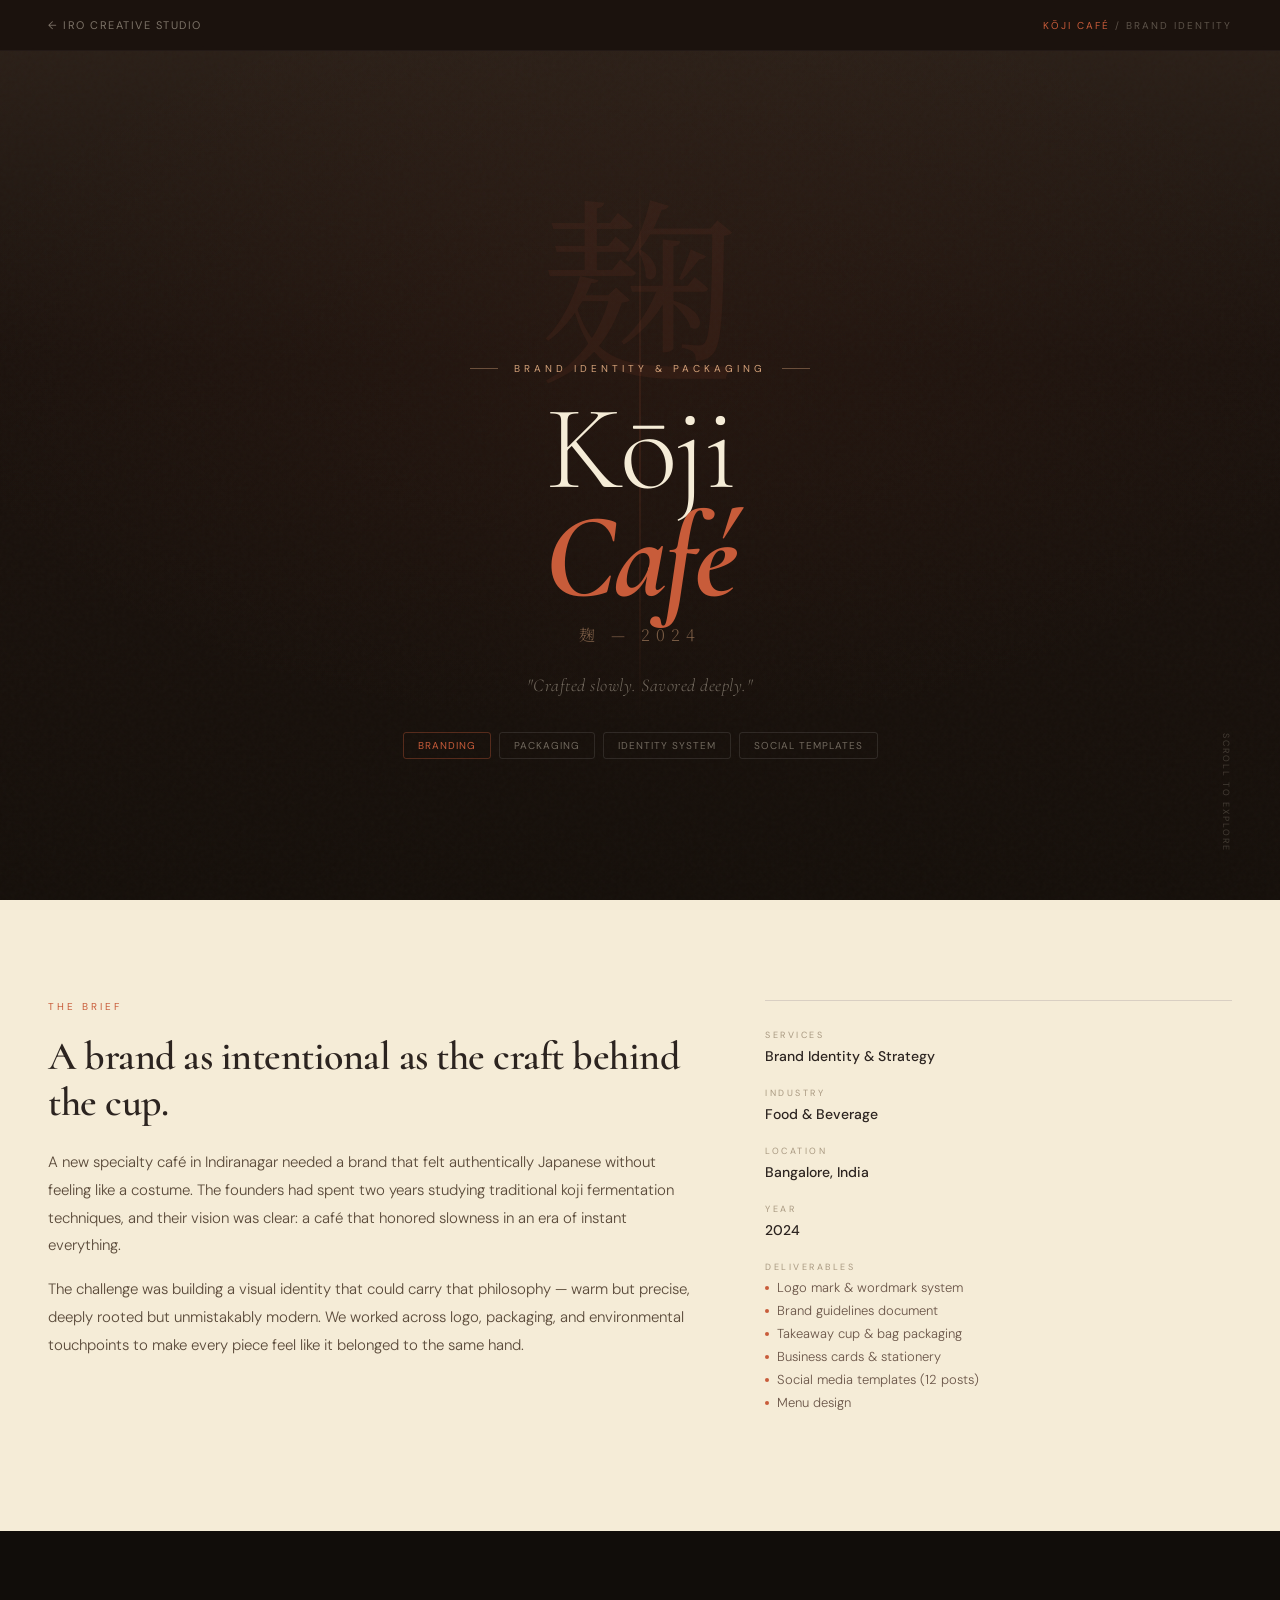
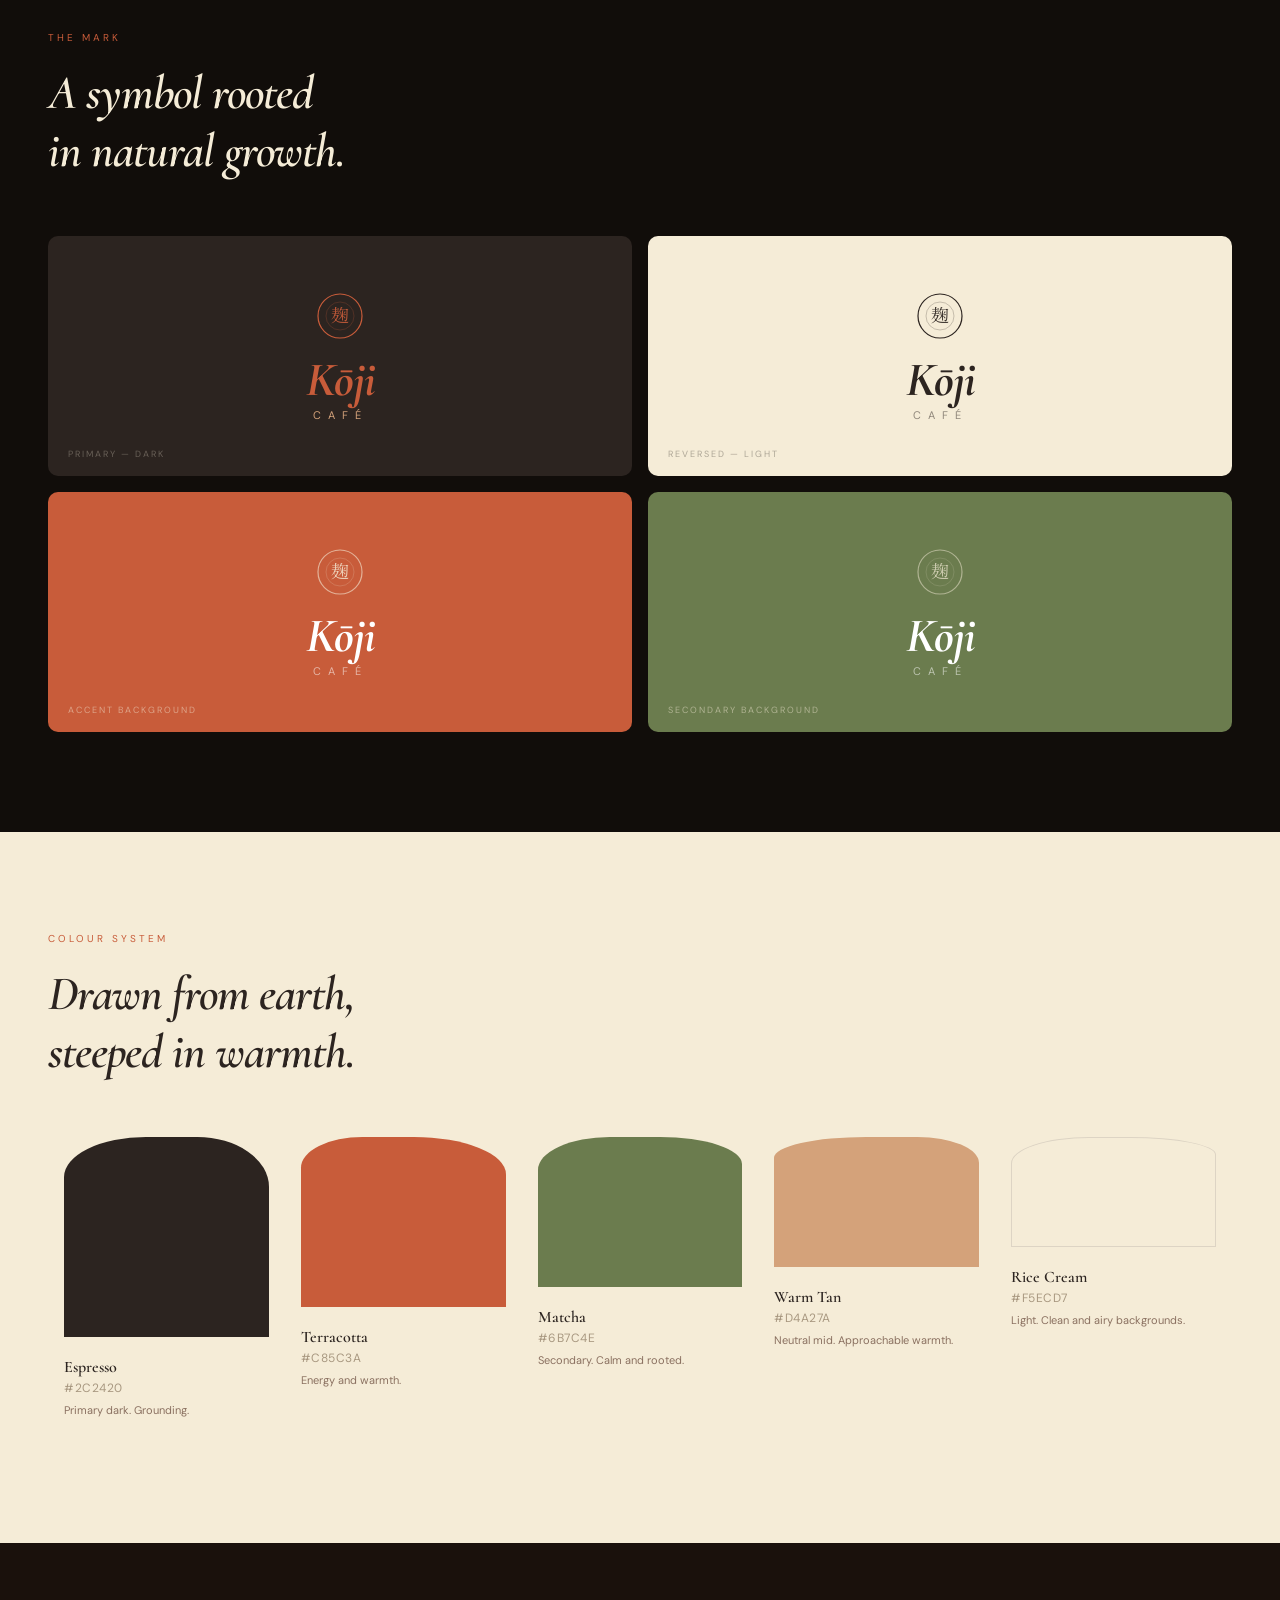
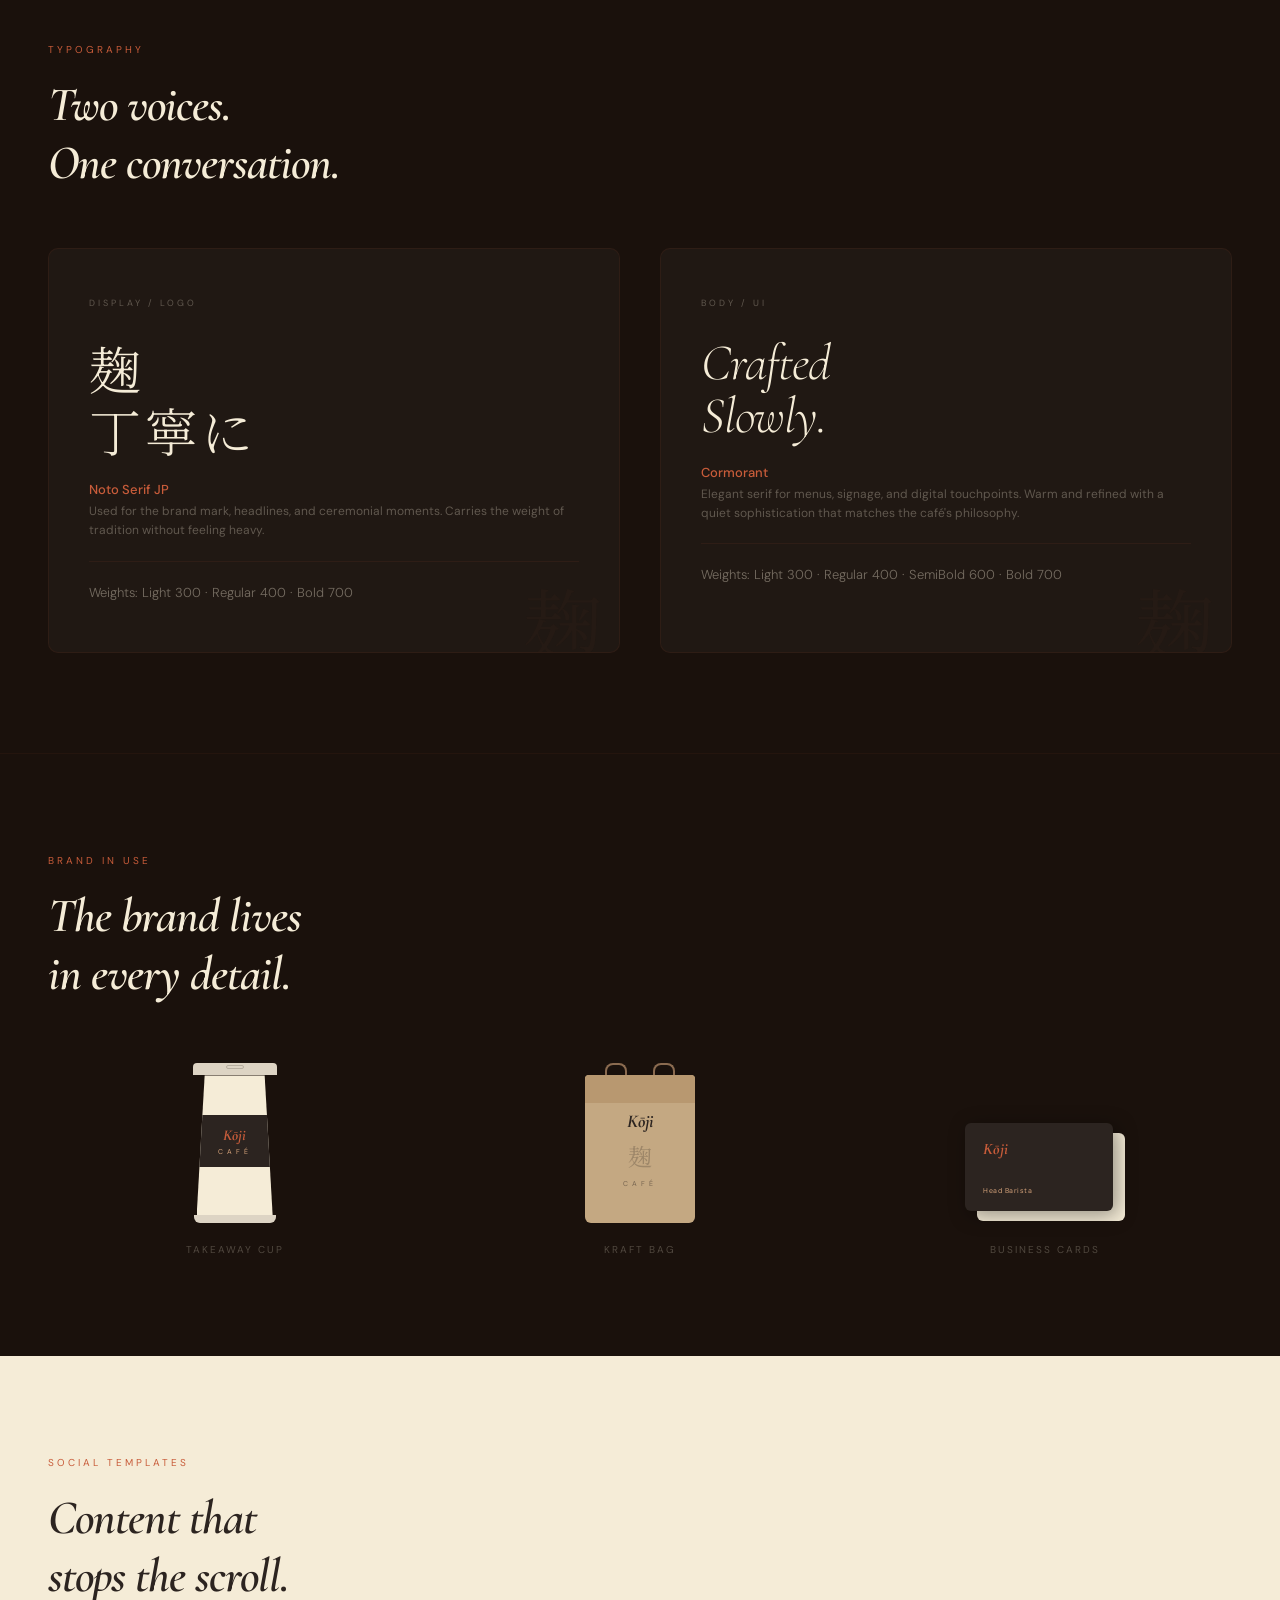
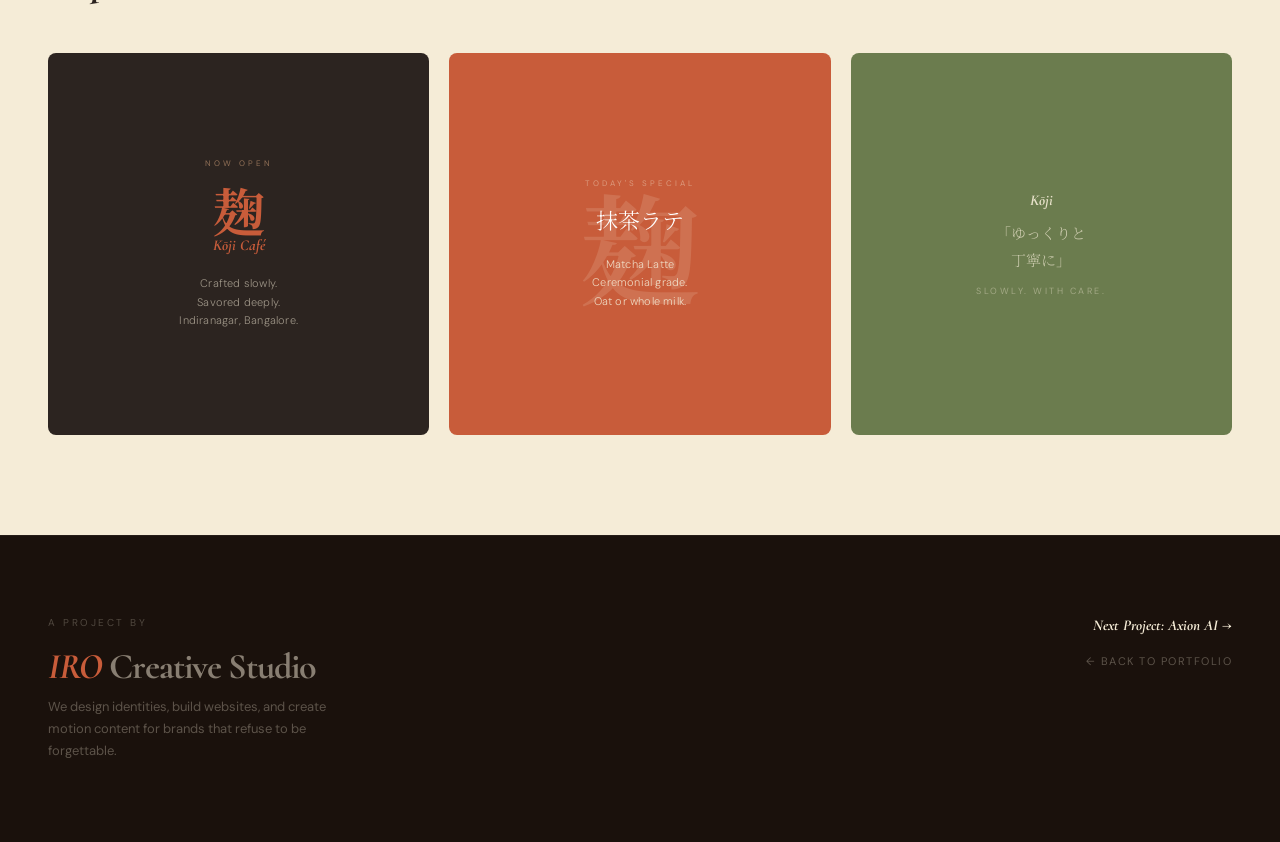
<file: projects/koji-cafe.html>
<!DOCTYPE html>
<html lang="en">
<head>
  <meta charset="UTF-8">
  <meta name="viewport" content="width=device-width, initial-scale=1.0">
  <link rel="icon" type="image/svg+xml" href="../favicon.svg">
  <title>Kōji Café — Brand Identity System | IRO Creative Studio</title>
  <meta name="description" content="Kōji Café branding project. Complete Japanese-inspired café identity system with logo, packaging, and brand guidelines by IRO Creative Studio, Bangalore.">
  <link rel="preconnect" href="https://fonts.googleapis.com">
  <link rel="preconnect" href="https://fonts.gstatic.com" crossorigin>
  <link href="https://fonts.googleapis.com/css2?family=Cormorant:ital,wght@0,300;0,400;0,600;0,700;1,300;1,400&family=DM+Sans:wght@300;400;500;600;700&family=Noto+Serif+JP:wght@300;400;700&display=swap" rel="stylesheet">
  <style>
    *, *::before, *::after { margin: 0; padding: 0; box-sizing: border-box; }

    :root {
      /* Kōji brand palette */
      --k-espresso: #2C2420;
      --k-terracotta: #C85C3A;
      --k-matcha: #6B7C4E;
      --k-tan: #D4A27A;
      --k-cream: #F5ECD7;
      --k-dark: #1A110C;
      --k-paper: #EDE4D3;
      /* Unique font pairing for Kōji */
      --font-display: 'Cormorant', serif;
      --font-body: 'DM Sans', sans-serif;
      --font-jp: 'Noto Serif JP', serif;
    }

    html { scroll-behavior: smooth; }
    body {
      font-family: var(--font-body);
      background: var(--k-dark);
      color: var(--k-cream);
      -webkit-font-smoothing: antialiased;
    }

    /* ===== NAV ===== */
    .cs-nav {
      position: fixed; top: 0; left: 0; right: 0; z-index: 100;
      display: flex; justify-content: space-between; align-items: center;
      padding: 18px 48px;
      background: rgba(26,17,12,0.88);
      backdrop-filter: blur(20px);
      -webkit-backdrop-filter: blur(20px);
      border-bottom: 1px solid rgba(255,255,255,0.04);
    }
    .cs-nav-back {
      font-family: var(--font-body); font-size: 11px;
      text-transform: uppercase; letter-spacing: 1.5px;
      color: rgba(245,236,215,0.45);
      text-decoration: none;
      transition: color 0.3s ease;
    }
    .cs-nav-back:hover { color: var(--k-cream); }
    .cs-nav-label {
      font-family: var(--font-body); font-size: 10px;
      text-transform: uppercase; letter-spacing: 2px;
      color: rgba(245,236,215,0.3);
    }
    .cs-nav-label span { color: var(--k-terracotta); }

    /* ===== HERO — VERTICAL SCROLL AXIS ===== */
    .cs-hero {
      min-height: 100vh;
      background: 
        radial-gradient(ellipse 80% 60% at 50% 40%, rgba(200,92,58,0.06) 0%, transparent 70%),
        linear-gradient(180deg, #2C2018 0%, #1A110C 40%, #140E09 100%);
      display: flex;
      flex-direction: column;
      align-items: center;
      justify-content: center;
      padding: 120px 48px 80px;
      position: relative; overflow: hidden;
      text-align: center;
    }
    /* Washi paper texture overlay */
    .cs-hero::before {
      content: '';
      position: absolute; inset: 0;
      background: url("data:image/svg+xml,%3Csvg viewBox='0 0 256 256' xmlns='http://www.w3.org/2000/svg'%3E%3Cfilter id='n'%3E%3CfeTurbulence type='fractalNoise' baseFrequency='0.85' numOctaves='4' stitchTiles='stitch'/%3E%3C/filter%3E%3Crect width='100%25' height='100%25' filter='url(%23n)' opacity='0.025'/%3E%3C/svg%3E");
      pointer-events: none;
    }
    /* Decorative brush stroke — horizontal ink line */
    .cs-hero-brush {
      position: absolute;
      top: 50%; left: 50%; 
      transform: translate(-50%, -50%);
      width: 1px; height: 60vh;
      background: linear-gradient(
        180deg, 
        transparent 0%, 
        rgba(200,92,58,0.15) 20%, 
        rgba(200,92,58,0.25) 50%, 
        rgba(200,92,58,0.15) 80%, 
        transparent 100%
      );
    }
    .cs-hero-kanji {
      font-family: var(--font-jp);
      font-size: clamp(100px, 18vw, 200px);
      color: rgba(200,92,58,0.08);
      line-height: 1;
      margin-bottom: -20px;
      position: relative; z-index: 1;
      user-select: none;
    }
    .cs-hero-eyebrow {
      font-family: var(--font-body); font-size: 10px;
      text-transform: uppercase; letter-spacing: 4px;
      color: var(--k-tan); margin-bottom: 20px;
      position: relative; z-index: 1;
      display: flex; align-items: center; gap: 16px;
    }
    .cs-hero-eyebrow::before,
    .cs-hero-eyebrow::after {
      content: ''; display: block;
      width: 28px; height: 1px; background: var(--k-tan); opacity: 0.4;
    }
    .cs-hero-title {
      font-family: var(--font-display); font-weight: 300;
      font-size: clamp(56px, 10vw, 120px);
      color: var(--k-cream); line-height: 0.9;
      letter-spacing: -2px; margin-bottom: 12px;
      position: relative; z-index: 1;
    }
    .cs-hero-title .accent {
      font-weight: 700;
      color: var(--k-terracotta);
      font-style: italic;
    }
    .cs-hero-subtitle {
      font-family: var(--font-jp); font-weight: 300;
      font-size: 16px; color: rgba(212,162,122,0.5);
      letter-spacing: 6px; margin-bottom: 28px;
      position: relative; z-index: 1;
    }
    .cs-hero-tagline {
      font-family: var(--font-display); font-weight: 300;
      font-size: 18px; color: rgba(245,236,215,0.4);
      font-style: italic; letter-spacing: 0.5px;
      position: relative; z-index: 1;
    }
    .cs-hero-chips {
      display: flex; gap: 8px; margin-top: 36px; flex-wrap: wrap;
      justify-content: center;
      position: relative; z-index: 1;
    }
    .cs-chip {
      font-family: var(--font-body);
      font-size: 10px; text-transform: uppercase; letter-spacing: 1px;
      padding: 6px 14px; border-radius: 3px; border: 1px solid;
    }
    .cs-chip-brand { color: var(--k-terracotta); border-color: rgba(200,92,58,0.35); }
    .cs-chip-dark { color: rgba(245,236,215,0.4); border-color: rgba(255,255,255,0.1); }
    .cs-hero-scroll {
      position: absolute; bottom: 48px; right: 48px;
      font-family: var(--font-body);
      font-size: 9px; text-transform: uppercase; letter-spacing: 2px;
      color: rgba(245,236,215,0.2);
      writing-mode: vertical-rl;
    }

    /* ===== OVERVIEW ===== */
    .cs-overview {
      background: var(--k-cream);
      padding: 100px 48px;
    }
    .cs-overview-grid {
      display: grid; grid-template-columns: 1.4fr 1fr;
      gap: 64px; align-items: start;
    }
    .cs-section-label {
      font-family: var(--font-body); font-size: 10px;
      text-transform: uppercase; letter-spacing: 3px;
      color: var(--k-terracotta); margin-bottom: 20px;
    }
    .cs-brief-heading {
      font-family: var(--font-display); font-weight: 600;
      font-size: clamp(28px, 3.5vw, 40px);
      color: var(--k-espresso); letter-spacing: -0.5px;
      line-height: 1.15; margin-bottom: 24px;
    }
    .cs-brief-text {
      font-family: var(--font-body); font-weight: 300; font-size: 15px;
      color: #5A4A3A; line-height: 1.85;
      margin-bottom: 16px;
    }
    .cs-meta-block { border-top: 1px solid #D9CFC3; padding-top: 28px; }
    .cs-meta-item { margin-bottom: 20px; }
    .cs-meta-item-label {
      font-family: var(--font-body);
      font-size: 9px; text-transform: uppercase; letter-spacing: 2.5px;
      color: #A89880; margin-bottom: 5px;
    }
    .cs-meta-item-value {
      font-family: var(--font-body);
      font-weight: 500; font-size: 14px; color: var(--k-espresso);
      line-height: 1.5;
    }
    .cs-deliverables {
      display: flex; flex-direction: column; gap: 6px; margin-top: 6px;
    }
    .cs-deliverable {
      font-family: var(--font-body);
      font-size: 13px; font-weight: 300; color: #6A5548;
      display: flex; align-items: center; gap: 8px;
    }
    .cs-deliverable::before {
      content: ''; display: block;
      width: 4px; height: 4px; border-radius: 50%;
      background: var(--k-terracotta); flex-shrink: 0;
    }

    /* ===== LOGO SYSTEM ===== */
    .cs-logos {
      background: #110D0A;
      padding: 100px 48px;
    }
    .cs-logos-heading {
      font-family: var(--font-display); font-weight: 600;
      font-size: clamp(30px, 4.5vw, 48px);
      color: var(--k-cream); letter-spacing: -1px;
      margin-top: 10px; margin-bottom: 56px;
      font-style: italic;
    }
    .cs-logo-grid {
      display: grid; grid-template-columns: 1fr 1fr;
      gap: 16px;
    }
    .cs-logo-cell {
      border-radius: 10px; padding: 48px 40px;
      display: flex; flex-direction: column;
      align-items: center; justify-content: center;
      min-height: 240px; position: relative;
    }
    .cs-logo-cell-label {
      position: absolute; bottom: 16px; left: 20px;
      font-family: var(--font-body);
      font-size: 9px; text-transform: uppercase; letter-spacing: 2px;
    }
    .lc-dark { background: #2C2420; }
    .lc-dark .cs-logo-cell-label { color: rgba(245,236,215,0.3); }
    .lc-cream { background: var(--k-cream); }
    .lc-cream .cs-logo-cell-label { color: rgba(44,36,32,0.35); }
    .lc-terracotta { background: var(--k-terracotta); }
    .lc-terracotta .cs-logo-cell-label { color: rgba(245,236,215,0.5); }
    .lc-matcha { background: var(--k-matcha); }
    .lc-matcha .cs-logo-cell-label { color: rgba(245,236,215,0.5); }

    /* Logo mark SVG */
    .koji-mark-svg { margin-bottom: 14px; }

    /* Wordmark in different contexts */
    .koji-wm-primary {
      font-family: var(--font-display); font-weight: 700;
      font-size: 48px; color: var(--k-terracotta);
      letter-spacing: -1px; line-height: 1;
      font-style: italic;
    }
    .koji-wm-sub {
      font-family: var(--font-body); font-size: 11px;
      letter-spacing: 7px; color: var(--k-tan);
      text-transform: uppercase; margin-top: 4px;
    }
    .koji-wm-reversed { color: var(--k-espresso); font-style: italic; }
    .koji-wm-reversed-sub { color: rgba(44,36,32,0.5); }
    .koji-wm-white { color: #fff; font-style: italic; }
    .koji-wm-white-sub { color: rgba(255,255,255,0.55); }

    /* ===== COLOR PALETTE — INK WASH STYLE ===== */
    .cs-colors {
      background: var(--k-cream);
      padding: 100px 48px;
    }
    .cs-colors-heading {
      font-family: var(--font-display); font-weight: 600;
      font-size: clamp(30px, 4.5vw, 48px);
      color: var(--k-espresso); letter-spacing: -1px;
      margin-top: 10px; margin-bottom: 56px;
      font-style: italic;
    }
    .cs-color-strip {
      display: grid; grid-template-columns: repeat(5, 1fr);
      gap: 0; align-items: stretch;
    }
    .cs-color-item {
      padding: 0 16px 24px;
      position: relative;
    }
    /* Ink-wash style: tall irregular swatches with soft tops */
    .cs-color-swatch {
      margin-bottom: 20px;
      position: relative;
      border-radius: 0;
    }
    .cs-color-item:nth-child(1) .cs-color-swatch { height: 200px; border-radius: 40% 35% 2px 2px / 20% 25% 0 0; }
    .cs-color-item:nth-child(2) .cs-color-swatch { height: 170px; border-radius: 30% 45% 2px 2px / 18% 22% 0 0; }
    .cs-color-item:nth-child(3) .cs-color-swatch { height: 150px; border-radius: 35% 40% 2px 2px / 22% 18% 0 0; }
    .cs-color-item:nth-child(4) .cs-color-swatch { height: 130px; border-radius: 45% 30% 2px 2px / 16% 20% 0 0; }
    .cs-color-item:nth-child(5) .cs-color-swatch { height: 110px; border-radius: 38% 42% 2px 2px / 24% 16% 0 0; }
    .cs-color-name {
      font-family: var(--font-display); font-weight: 600;
      font-size: 16px; color: var(--k-espresso);
      margin-bottom: 3px;
    }
    .cs-color-hex {
      font-family: var(--font-body); font-size: 12px;
      color: #A89880; letter-spacing: 0.5px; margin-bottom: 6px;
    }
    .cs-color-use {
      font-family: var(--font-body);
      font-size: 11px; color: #8A7060; line-height: 1.5;
    }

    /* ===== TYPOGRAPHY — POETIC VERTICAL LAYOUT ===== */
    .cs-type {
      background: #1A110C;
      padding: 100px 48px;
    }
    .cs-type-heading {
      font-family: var(--font-display); font-weight: 600;
      font-size: clamp(30px, 4.5vw, 48px);
      color: var(--k-cream); letter-spacing: -1px;
      margin-top: 10px; margin-bottom: 56px;
      font-style: italic;
    }
    .cs-type-grid {
      display: grid; grid-template-columns: 1fr 1fr;
      gap: 40px;
    }
    .cs-type-block {
      background: rgba(44,36,32,0.4);
      border: 1px solid rgba(200,92,58,0.08);
      border-radius: 10px; padding: 48px 40px;
      position: relative;
      overflow: hidden;
    }
    /* Decorative corner mark */
    .cs-type-block::after {
      content: '麹';
      position: absolute; bottom: -10px; right: 16px;
      font-family: var(--font-jp); font-size: 80px;
      color: rgba(200,92,58,0.03);
      line-height: 1;
    }
    .cs-type-role {
      font-family: var(--font-body);
      font-size: 9px; text-transform: uppercase; letter-spacing: 3px;
      color: rgba(245,236,215,0.3); margin-bottom: 28px;
    }
    .cs-type-specimen-jp {
      font-family: var(--font-jp); font-weight: 300;
      font-size: 52px; color: var(--k-cream);
      line-height: 1.2; letter-spacing: 4px; margin-bottom: 20px;
    }
    .cs-type-specimen-display {
      font-family: var(--font-display); font-weight: 300;
      font-size: clamp(32px, 4vw, 52px);
      color: var(--k-cream); line-height: 1.05;
      letter-spacing: -1px; margin-bottom: 20px;
      font-style: italic;
    }
    .cs-type-name {
      font-family: var(--font-body); font-weight: 500;
      font-size: 13px; color: var(--k-terracotta); margin-bottom: 4px;
    }
    .cs-type-desc {
      font-family: var(--font-body);
      font-size: 12px; color: rgba(245,236,215,0.3); line-height: 1.6;
    }
    .cs-type-sample {
      font-family: var(--font-body); font-weight: 300;
      font-size: 13px; color: rgba(245,236,215,0.4);
      line-height: 1.75; margin-top: 20px;
      border-top: 1px solid rgba(200,92,58,0.08); padding-top: 20px;
    }

    /* ===== MOCKUPS ===== */
    .cs-mockups {
      background: var(--k-dark);
      padding: 100px 48px;
      border-top: 1px solid rgba(200,92,58,0.06);
    }
    .cs-mockups-heading {
      font-family: var(--font-display); font-weight: 600;
      font-size: clamp(30px, 4.5vw, 48px);
      color: var(--k-cream); letter-spacing: -1px;
      margin-top: 10px; margin-bottom: 60px;
      font-style: italic;
    }
    .cs-mockup-row {
      display: grid; grid-template-columns: 1fr 1fr 1fr;
      gap: 32px; align-items: end;
    }

    /* Coffee Cup mockup */
    .mockup-cup-wrap {
      display: flex; flex-direction: column; align-items: center; gap: 20px;
    }
    .mockup-cup {
      display: flex; flex-direction: column; align-items: center;
    }
    .cup-lid {
      width: 84px; height: 12px;
      background: #DDD4C4;
      border-radius: 4px 4px 0 0;
      position: relative;
    }
    .cup-lid::after {
      content: ''; position: absolute; top: 2px; left: 50%;
      transform: translateX(-50%);
      width: 18px; height: 4px;
      border: 1.5px solid #B8AFA0; border-radius: 3px;
    }
    .cup-body {
      width: 76px; position: relative;
      clip-path: polygon(8px 0%, calc(100% - 8px) 0%, 100% 100%, 0% 100%);
      background: #F5ECD7;
      height: 140px;
    }
    .cup-sleeve {
      position: absolute; top: 40px; left: 0; right: 0; height: 52px;
      background: var(--k-espresso);
      display: flex; flex-direction: column;
      align-items: center; justify-content: center; gap: 3px;
    }
    .cup-sleeve-logo {
      font-family: var(--font-display); font-weight: 700;
      font-size: 15px; color: var(--k-terracotta); letter-spacing: 0;
      font-style: italic;
    }
    .cup-sleeve-sub {
      font-family: var(--font-body); font-size: 7px;
      letter-spacing: 4px; color: var(--k-tan); text-transform: uppercase;
    }
    .cup-bottom {
      width: 82px; height: 8px;
      background: #DDD4C4; border-radius: 0 0 6px 6px;
    }
    .mockup-label {
      font-family: var(--font-body);
      font-size: 10px; text-transform: uppercase; letter-spacing: 2px;
      color: rgba(245,236,215,0.25); text-align: center;
    }

    /* Kraft Bag mockup */
    .mockup-bag-wrap {
      display: flex; flex-direction: column; align-items: center; gap: 20px;
    }
    .mockup-bag {
      position: relative; width: 110px; height: 160px;
    }
    .bag-handles {
      position: absolute; top: 0; left: 50%; transform: translateX(-50%);
      width: 70px; height: 24px;
      display: flex; justify-content: space-between;
    }
    .bag-handle {
      width: 22px; height: 24px;
      border: 2px solid #8B6B50; border-bottom: none;
      border-radius: 8px 8px 0 0;
    }
    .bag-body {
      position: absolute; bottom: 0; left: 0; right: 0;
      height: 148px;
      background: #C4A882;
      border-radius: 4px 4px 6px 6px;
      display: flex; flex-direction: column;
      align-items: center; justify-content: center; gap: 6px;
    }
    .bag-body::before {
      content: ''; position: absolute; top: 0; left: 50%;
      transform: translateX(-50%);
      width: 100%; height: 28px;
      background: #B89870;
      border-radius: 4px 4px 0 0;
    }
    .bag-logo {
      font-family: var(--font-display); font-weight: 700;
      font-size: 18px; color: var(--k-espresso); letter-spacing: 0;
      position: relative; z-index: 1;
      font-style: italic;
    }
    .bag-kanji {
      font-family: var(--font-jp); font-size: 24px;
      color: rgba(44,36,32,0.25);
      position: relative; z-index: 1;
    }
    .bag-sub {
      font-family: var(--font-body); font-size: 7px;
      letter-spacing: 4px; color: rgba(44,36,32,0.5);
      text-transform: uppercase;
      position: relative; z-index: 1;
    }

    /* Business Card mockup */
    .mockup-card-wrap {
      display: flex; flex-direction: column; align-items: center; gap: 20px;
    }
    .mockup-cards {
      position: relative; width: 160px; height: 100px;
    }
    .biz-card {
      position: absolute; width: 148px; height: 88px;
      border-radius: 6px; padding: 16px 18px;
    }
    .biz-card-back {
      background: var(--k-cream);
      top: 10px; right: 0;
      display: flex; flex-direction: column;
      justify-content: space-between;
    }
    .biz-card-back-logo {
      font-family: var(--font-jp); font-size: 18px;
      color: rgba(44,36,32,0.2);
    }
    .biz-card-back-info {
      font-family: var(--font-body);
      font-size: 7px; line-height: 1.8; color: rgba(44,36,32,0.4);
      letter-spacing: 0.3px;
    }
    .biz-card-front {
      background: var(--k-espresso);
      top: 0; left: 0;
      display: flex; flex-direction: column;
      justify-content: space-between;
      box-shadow: 4px 4px 20px rgba(0,0,0,0.4);
    }
    .biz-card-front-logo {
      font-family: var(--font-display); font-weight: 700;
      font-size: 16px; color: var(--k-terracotta); letter-spacing: 0;
      font-style: italic;
    }
    .biz-card-front-name {
      font-family: var(--font-body);
      font-size: 7px; color: var(--k-tan); letter-spacing: 0.5px;
    }

    /* ===== SOCIAL POSTS ===== */
    .cs-social {
      background: var(--k-cream);
      padding: 100px 48px;
    }
    .cs-social-heading {
      font-family: var(--font-display); font-weight: 600;
      font-size: clamp(30px, 4.5vw, 48px);
      color: var(--k-espresso); letter-spacing: -1px;
      margin-top: 10px; margin-bottom: 48px;
      font-style: italic;
    }
    .cs-posts-grid {
      display: grid; grid-template-columns: repeat(3, 1fr);
      gap: 20px;
    }
    .cs-post {
      aspect-ratio: 1; border-radius: 8px;
      display: flex; flex-direction: column;
      align-items: center; justify-content: center;
      padding: 28px; overflow: hidden; position: relative;
    }
    .post-announce { background: var(--k-espresso); }
    .post-feature { background: var(--k-terracotta); }
    .post-ambient { background: var(--k-matcha); }
    .post-eyebrow {
      font-family: var(--font-body);
      font-size: 8px; text-transform: uppercase; letter-spacing: 3px;
      margin-bottom: 16px; opacity: 0.6;
    }
    .post-announce .post-eyebrow { color: var(--k-tan); }
    .post-feature .post-eyebrow { color: rgba(245,236,215,0.7); }
    .post-ambient .post-eyebrow { color: rgba(245,236,215,0.6); }
    .post-big-jp {
      font-family: var(--font-jp); font-weight: 700;
      font-size: 52px; line-height: 1; text-align: center;
    }
    .post-announce .post-big-jp { color: var(--k-terracotta); }
    .post-feature .post-big-jp { color: rgba(245,236,215,0.15); position: absolute; font-size: 120px; }
    .post-tagline {
      font-family: var(--font-body); font-weight: 300;
      font-size: 11px; text-align: center; line-height: 1.7;
      letter-spacing: 0.2px; margin-top: 12px;
    }
    .post-announce .post-tagline { color: rgba(245,236,215,0.55); }
    .post-feature .post-tagline { color: rgba(245,236,215,0.85); position: relative; z-index: 1; }
    .post-ambient .post-tagline { color: rgba(245,236,215,0.7); }
    .post-feature-product {
      font-family: var(--font-jp); font-weight: 300;
      font-size: 22px; color: #fff;
      text-align: center; position: relative; z-index: 1; margin-bottom: 8px;
    }
    .post-wm {
      font-family: var(--font-display); font-weight: 700;
      font-size: 15px; letter-spacing: 0;
      font-style: italic;
    }
    .post-announce .post-wm { color: var(--k-terracotta); margin-bottom: 8px; }
    .post-ambient .post-wm { color: rgba(245,236,215,0.9); margin-bottom: 10px; }
    .post-ambient-quote {
      font-family: var(--font-jp); font-weight: 300;
      font-size: 15px; color: rgba(245,236,215,0.7);
      text-align: center; line-height: 1.8; margin-bottom: 12px;
    }
    .post-ambient-tagline {
      font-family: var(--font-body);
      font-size: 9px; text-transform: uppercase; letter-spacing: 2.5px;
      color: rgba(245,236,215,0.4); text-align: center;
    }

    /* ===== PROJECT FOOTER ===== */
    .cs-footer {
      background: var(--k-dark);
      padding: 80px 48px;
      border-top: 1px solid rgba(255,255,255,0.05);
    }
    .cs-footer-grid {
      display: grid; grid-template-columns: 1fr 1fr;
      gap: 48px; align-items: start;
    }
    .cs-footer-credit {
      font-family: var(--font-body); font-size: 10px;
      text-transform: uppercase; letter-spacing: 2.5px;
      color: rgba(245,236,215,0.25); margin-bottom: 16px;
    }
    .cs-footer-studio {
      font-family: var(--font-display); font-weight: 700;
      font-size: 36px; color: var(--k-terracotta);
      letter-spacing: -1px; margin-bottom: 8px;
      font-style: italic;
    }
    .cs-footer-studio span { color: rgba(245,236,215,0.5); font-style: normal; }
    .cs-footer-desc {
      font-family: var(--font-body);
      font-size: 13px; color: rgba(245,236,215,0.3);
      line-height: 1.7; max-width: 320px;
    }
    .cs-footer-nav {
      display: flex; flex-direction: column; align-items: flex-end; gap: 20px;
    }
    .cs-footer-next {
      font-family: var(--font-display); font-weight: 700;
      font-size: 15px; letter-spacing: 0;
      color: var(--k-cream); text-decoration: none;
      display: flex; align-items: center; gap: 10px;
      transition: gap 0.3s ease;
      font-style: italic;
    }
    .cs-footer-next:hover { gap: 16px; }
    .cs-footer-back {
      font-family: var(--font-body);
      font-size: 11px; text-transform: uppercase; letter-spacing: 1.5px;
      color: rgba(245,236,215,0.3); text-decoration: none;
      transition: color 0.3s ease;
    }
    .cs-footer-back:hover { color: var(--k-cream); }

    /* ===== RESPONSIVE ===== */
    @media (max-width: 900px) {
      .cs-nav { padding: 16px 24px; }
      .cs-hero { padding: 100px 24px 60px; }
      .cs-overview { padding: 60px 24px; }
      .cs-overview-grid { grid-template-columns: 1fr; gap: 40px; }
      .cs-logos { padding: 60px 24px; }
      .cs-logo-grid { grid-template-columns: 1fr; }
      .cs-colors { padding: 60px 24px; }
      .cs-color-strip { grid-template-columns: repeat(3, 1fr); }
      .cs-color-item:nth-child(n) .cs-color-swatch { height: 100px; border-radius: 30% 30% 2px 2px / 15% 15% 0 0; }
      .cs-type { padding: 60px 24px; }
      .cs-type-grid { grid-template-columns: 1fr; }
      .cs-mockups { padding: 60px 24px; }
      .cs-mockup-row { grid-template-columns: 1fr; align-items: center; gap: 48px; }
      .cs-social { padding: 60px 24px; }
      .cs-posts-grid { grid-template-columns: 1fr; max-width: 320px; }
      .cs-footer { padding: 60px 24px; }
      .cs-footer-grid { grid-template-columns: 1fr; }
      .cs-footer-nav { align-items: flex-start; }
    }
  </style>

  <script type="application/ld+json">
  {
    "@context": "https://schema.org",
    "@type": "CreativeWork",
    "name": "Kōji Café Brand Identity",
    "creator": {
      "@type": "LocalBusiness",
      "name": "IRO Creative Studio",
      "url": "https://www.irocreativestudio.com"
    },
    "description": "Complete brand identity system for Kōji Café, a Japanese-inspired specialty café in Bangalore. Includes logo design, packaging system, and brand guidelines.",
    "url": "https://www.irocreativestudio.com/projects/koji-cafe.html",
    "image": "https://www.irocreativestudio.com/projects/koji-cafe.html",
    "dateCreated": "2024-12-15",
    "keywords": "branding, café design, Japanese identity, logo design, Bangalore",
    "isPartOf": {
      "@type": "CreativeWorkSeries",
      "name": "IRO Creative Studio Portfolio"
    }
  }
  </script>
</head>
<body>

  <!-- NAV -->
  <nav class="cs-nav">
    <a href="../index.html" class="cs-nav-back">← IRO Creative Studio</a>
    <span class="cs-nav-label"><span>Kōji Café</span> / Brand Identity</span>
  </nav>

  <!-- HERO -->
  <section class="cs-hero">
    <div class="cs-hero-brush"></div>
    <div class="cs-hero-kanji">麹</div>
    <p class="cs-hero-eyebrow">Brand Identity & Packaging</p>
    <h1 class="cs-hero-title">Kōji<br><span class="accent">Café</span></h1>
    <p class="cs-hero-subtitle">麹 — 2024</p>
    <p class="cs-hero-tagline">"Crafted slowly. Savored deeply."</p>
    <div class="cs-hero-chips">
      <span class="cs-chip cs-chip-brand">Branding</span>
      <span class="cs-chip cs-chip-dark">Packaging</span>
      <span class="cs-chip cs-chip-dark">Identity System</span>
      <span class="cs-chip cs-chip-dark">Social Templates</span>
    </div>
    <div class="cs-hero-scroll">Scroll to explore</div>
  </section>

  <!-- OVERVIEW -->
  <section class="cs-overview">
    <div class="cs-overview-grid">
      <div>
        <p class="cs-section-label">The Brief</p>
        <h2 class="cs-brief-heading">A brand as intentional as the craft behind the cup.</h2>
        <p class="cs-brief-text">A new specialty café in Indiranagar needed a brand that felt authentically Japanese without feeling like a costume. The founders had spent two years studying traditional koji fermentation techniques, and their vision was clear: a café that honored slowness in an era of instant everything.</p>
        <p class="cs-brief-text">The challenge was building a visual identity that could carry that philosophy — warm but precise, deeply rooted but unmistakably modern. We worked across logo, packaging, and environmental touchpoints to make every piece feel like it belonged to the same hand.</p>
      </div>
      <div>
        <div class="cs-meta-block">
          <div class="cs-meta-item">
            <div class="cs-meta-item-label">Services</div>
            <div class="cs-meta-item-value">Brand Identity & Strategy</div>
          </div>
          <div class="cs-meta-item">
            <div class="cs-meta-item-label">Industry</div>
            <div class="cs-meta-item-value">Food & Beverage</div>
          </div>
          <div class="cs-meta-item">
            <div class="cs-meta-item-label">Location</div>
            <div class="cs-meta-item-value">Bangalore, India</div>
          </div>
          <div class="cs-meta-item">
            <div class="cs-meta-item-label">Year</div>
            <div class="cs-meta-item-value">2024</div>
          </div>
          <div class="cs-meta-item">
            <div class="cs-meta-item-label">Deliverables</div>
            <div class="cs-deliverables">
              <span class="cs-deliverable">Logo mark & wordmark system</span>
              <span class="cs-deliverable">Brand guidelines document</span>
              <span class="cs-deliverable">Takeaway cup & bag packaging</span>
              <span class="cs-deliverable">Business cards & stationery</span>
              <span class="cs-deliverable">Social media templates (12 posts)</span>
              <span class="cs-deliverable">Menu design</span>
            </div>
          </div>
        </div>
      </div>
    </div>
  </section>

  <!-- LOGO SYSTEM -->
  <section class="cs-logos">
    <p class="cs-section-label" style="color:var(--k-terracotta)">The Mark</p>
    <h2 class="cs-logos-heading">A symbol rooted<br>in natural growth.</h2>
    <div class="cs-logo-grid">

      <!-- Primary — dark bg -->
      <div class="cs-logo-cell lc-dark">
        <svg class="koji-mark-svg" width="52" height="52" viewBox="0 0 52 52" fill="none">
          <circle cx="26" cy="26" r="22" stroke="#C85C3A" stroke-width="1.2"/>
          <circle cx="26" cy="26" r="14" stroke="#C85C3A" stroke-width="0.6" opacity="0.4"/>
          <text x="26" y="32" text-anchor="middle" font-family="'Noto Serif JP', serif" font-size="18" fill="#C85C3A" opacity="0.9">麹</text>
        </svg>
        <div class="koji-wm-primary">Kōji</div>
        <div class="koji-wm-sub">CAFÉ</div>
        <div class="cs-logo-cell-label">Primary — dark</div>
      </div>

      <!-- Reversed — cream bg -->
      <div class="cs-logo-cell lc-cream">
        <svg class="koji-mark-svg" width="52" height="52" viewBox="0 0 52 52" fill="none">
          <circle cx="26" cy="26" r="22" stroke="#2C2420" stroke-width="1.2"/>
          <circle cx="26" cy="26" r="14" stroke="#2C2420" stroke-width="0.6" opacity="0.4"/>
          <text x="26" y="32" text-anchor="middle" font-family="'Noto Serif JP', serif" font-size="18" fill="#2C2420" opacity="0.9">麹</text>
        </svg>
        <div class="koji-wm-primary koji-wm-reversed">Kōji</div>
        <div class="koji-wm-sub koji-wm-reversed-sub">CAFÉ</div>
        <div class="cs-logo-cell-label">Reversed — light</div>
      </div>

      <!-- Terracotta bg -->
      <div class="cs-logo-cell lc-terracotta">
        <svg class="koji-mark-svg" width="52" height="52" viewBox="0 0 52 52" fill="none">
          <circle cx="26" cy="26" r="22" stroke="rgba(245,236,215,0.6)" stroke-width="1.2"/>
          <circle cx="26" cy="26" r="14" stroke="rgba(245,236,215,0.3)" stroke-width="0.6"/>
          <text x="26" y="32" text-anchor="middle" font-family="'Noto Serif JP', serif" font-size="18" fill="rgba(245,236,215,0.8)">麹</text>
        </svg>
        <div class="koji-wm-primary koji-wm-white">Kōji</div>
        <div class="koji-wm-sub koji-wm-white-sub">CAFÉ</div>
        <div class="cs-logo-cell-label">Accent background</div>
      </div>

      <!-- Matcha bg -->
      <div class="cs-logo-cell lc-matcha">
        <svg class="koji-mark-svg" width="52" height="52" viewBox="0 0 52 52" fill="none">
          <circle cx="26" cy="26" r="22" stroke="rgba(245,236,215,0.5)" stroke-width="1.2"/>
          <circle cx="26" cy="26" r="14" stroke="rgba(245,236,215,0.25)" stroke-width="0.6"/>
          <text x="26" y="32" text-anchor="middle" font-family="'Noto Serif JP', serif" font-size="18" fill="rgba(245,236,215,0.7)">麹</text>
        </svg>
        <div class="koji-wm-primary koji-wm-white">Kōji</div>
        <div class="koji-wm-sub koji-wm-white-sub">CAFÉ</div>
        <div class="cs-logo-cell-label">Secondary background</div>
      </div>

    </div>
  </section>

  <!-- COLOR PALETTE -->
  <section class="cs-colors">
    <p class="cs-section-label">Colour System</p>
    <h2 class="cs-colors-heading">Drawn from earth,<br>steeped in warmth.</h2>
    <div class="cs-color-strip">
      <div class="cs-color-item">
        <div class="cs-color-swatch" style="background:#2C2420"></div>
        <div class="cs-color-name">Espresso</div>
        <div class="cs-color-hex">#2C2420</div>
        <div class="cs-color-use">Primary dark. Grounding.</div>
      </div>
      <div class="cs-color-item">
        <div class="cs-color-swatch" style="background:#C85C3A"></div>
        <div class="cs-color-name">Terracotta</div>
        <div class="cs-color-hex">#C85C3A</div>
        <div class="cs-color-use">Energy and warmth.</div>
      </div>
      <div class="cs-color-item">
        <div class="cs-color-swatch" style="background:#6B7C4E"></div>
        <div class="cs-color-name">Matcha</div>
        <div class="cs-color-hex">#6B7C4E</div>
        <div class="cs-color-use">Secondary. Calm and rooted.</div>
      </div>
      <div class="cs-color-item">
        <div class="cs-color-swatch" style="background:#D4A27A"></div>
        <div class="cs-color-name">Warm Tan</div>
        <div class="cs-color-hex">#D4A27A</div>
        <div class="cs-color-use">Neutral mid. Approachable warmth.</div>
      </div>
      <div class="cs-color-item">
        <div class="cs-color-swatch" style="background:#F5ECD7; border: 1px solid #DDD4C4"></div>
        <div class="cs-color-name">Rice Cream</div>
        <div class="cs-color-hex">#F5ECD7</div>
        <div class="cs-color-use">Light. Clean and airy backgrounds.</div>
      </div>
    </div>
  </section>

  <!-- TYPOGRAPHY -->
  <section class="cs-type">
    <p class="cs-section-label" style="color:var(--k-terracotta)">Typography</p>
    <h2 class="cs-type-heading">Two voices.<br>One conversation.</h2>
    <div class="cs-type-grid">
      <div class="cs-type-block">
        <div class="cs-type-role">Display / Logo</div>
        <div class="cs-type-specimen-jp">麹<br>丁寧に</div>
        <div class="cs-type-name">Noto Serif JP</div>
        <div class="cs-type-desc">Used for the brand mark, headlines, and ceremonial moments. Carries the weight of tradition without feeling heavy.</div>
        <div class="cs-type-sample">Weights: Light 300 · Regular 400 · Bold 700</div>
      </div>
      <div class="cs-type-block">
        <div class="cs-type-role">Body / UI</div>
        <div class="cs-type-specimen-display">Crafted<br>Slowly.</div>
        <div class="cs-type-name">Cormorant</div>
        <div class="cs-type-desc">Elegant serif for menus, signage, and digital touchpoints. Warm and refined with a quiet sophistication that matches the café's philosophy.</div>
        <div class="cs-type-sample">Weights: Light 300 · Regular 400 · SemiBold 600 · Bold 700</div>
      </div>
    </div>
  </section>

  <!-- MOCKUPS / BRAND IN USE -->
  <section class="cs-mockups">
    <p class="cs-section-label" style="color:var(--k-terracotta)">Brand in Use</p>
    <h2 class="cs-mockups-heading">The brand lives<br>in every detail.</h2>
    <div class="cs-mockup-row">

      <!-- Coffee Cup -->
      <div class="mockup-cup-wrap">
        <div class="mockup-cup">
          <div class="cup-lid"></div>
          <div class="cup-body">
            <div class="cup-sleeve">
              <div class="cup-sleeve-logo">Kōji</div>
              <div class="cup-sleeve-sub">CAFÉ</div>
            </div>
          </div>
          <div class="cup-bottom"></div>
        </div>
        <div class="mockup-label">Takeaway Cup</div>
      </div>

      <!-- Kraft Bag -->
      <div class="mockup-bag-wrap">
        <div class="mockup-bag">
          <div class="bag-handles">
            <div class="bag-handle"></div>
            <div class="bag-handle"></div>
          </div>
          <div class="bag-body">
            <div class="bag-logo">Kōji</div>
            <div class="bag-kanji">麹</div>
            <div class="bag-sub">CAFÉ</div>
          </div>
        </div>
        <div class="mockup-label">Kraft Bag</div>
      </div>

      <!-- Business Cards -->
      <div class="mockup-card-wrap">
        <div class="mockup-cards">
          <div class="biz-card biz-card-back">
            <div class="biz-card-back-logo">麹</div>
            <div class="biz-card-back-info">
              koji.cafe@gmail.com<br>
              +91 98XXX XXXXX<br>
              Indiranagar, Bangalore
            </div>
          </div>
          <div class="biz-card biz-card-front">
            <div class="biz-card-front-logo">Kōji</div>
            <div class="biz-card-front-name">Head Barista</div>
          </div>
        </div>
        <div class="mockup-label" style="color:rgba(245,236,215,0.25)">Business Cards</div>
      </div>

    </div>
  </section>

  <!-- SOCIAL MEDIA TEMPLATES -->
  <section class="cs-social">
    <p class="cs-section-label">Social Templates</p>
    <h2 class="cs-social-heading">Content that<br>stops the scroll.</h2>
    <div class="cs-posts-grid">

      <!-- Post 1: Announcement -->
      <div class="cs-post post-announce">
        <p class="post-eyebrow">Now Open</p>
        <div class="post-big-jp">麹</div>
        <div class="post-wm">Kōji Café</div>
        <p class="post-tagline">Crafted slowly.<br>Savored deeply.<br>Indiranagar, Bangalore.</p>
      </div>

      <!-- Post 2: Menu Feature -->
      <div class="cs-post post-feature">
        <div class="post-big-jp">麹</div>
        <p class="post-eyebrow" style="position:relative;z-index:1">Today's Special</p>
        <div class="post-feature-product">抹茶ラテ</div>
        <p class="post-tagline">Matcha Latte<br>Ceremonial grade.<br>Oat or whole milk.</p>
      </div>

      <!-- Post 3: Ambient/Quote -->
      <div class="cs-post post-ambient">
        <div class="post-wm">Kōji</div>
        <p class="post-ambient-quote">「ゆっくりと<br>丁寧に」</p>
        <p class="post-ambient-tagline">Slowly. With care.</p>
      </div>

    </div>
  </section>

  <!-- PROJECT FOOTER -->
  <section class="cs-footer">
    <div class="cs-footer-grid">
      <div>
        <div class="cs-footer-credit">A project by</div>
        <div class="cs-footer-studio">IRO <span>Creative Studio</span></div>
        <p class="cs-footer-desc">We design identities, build websites, and create motion content for brands that refuse to be forgettable.</p>
      </div>
      <div class="cs-footer-nav">
        <a href="./axion-ai.html" class="cs-footer-next">Next Project: Axion AI →</a>
        <a href="../index.html" class="cs-footer-back">← Back to portfolio</a>
      </div>
    </div>
  </section>

</body>
</html>
</file>
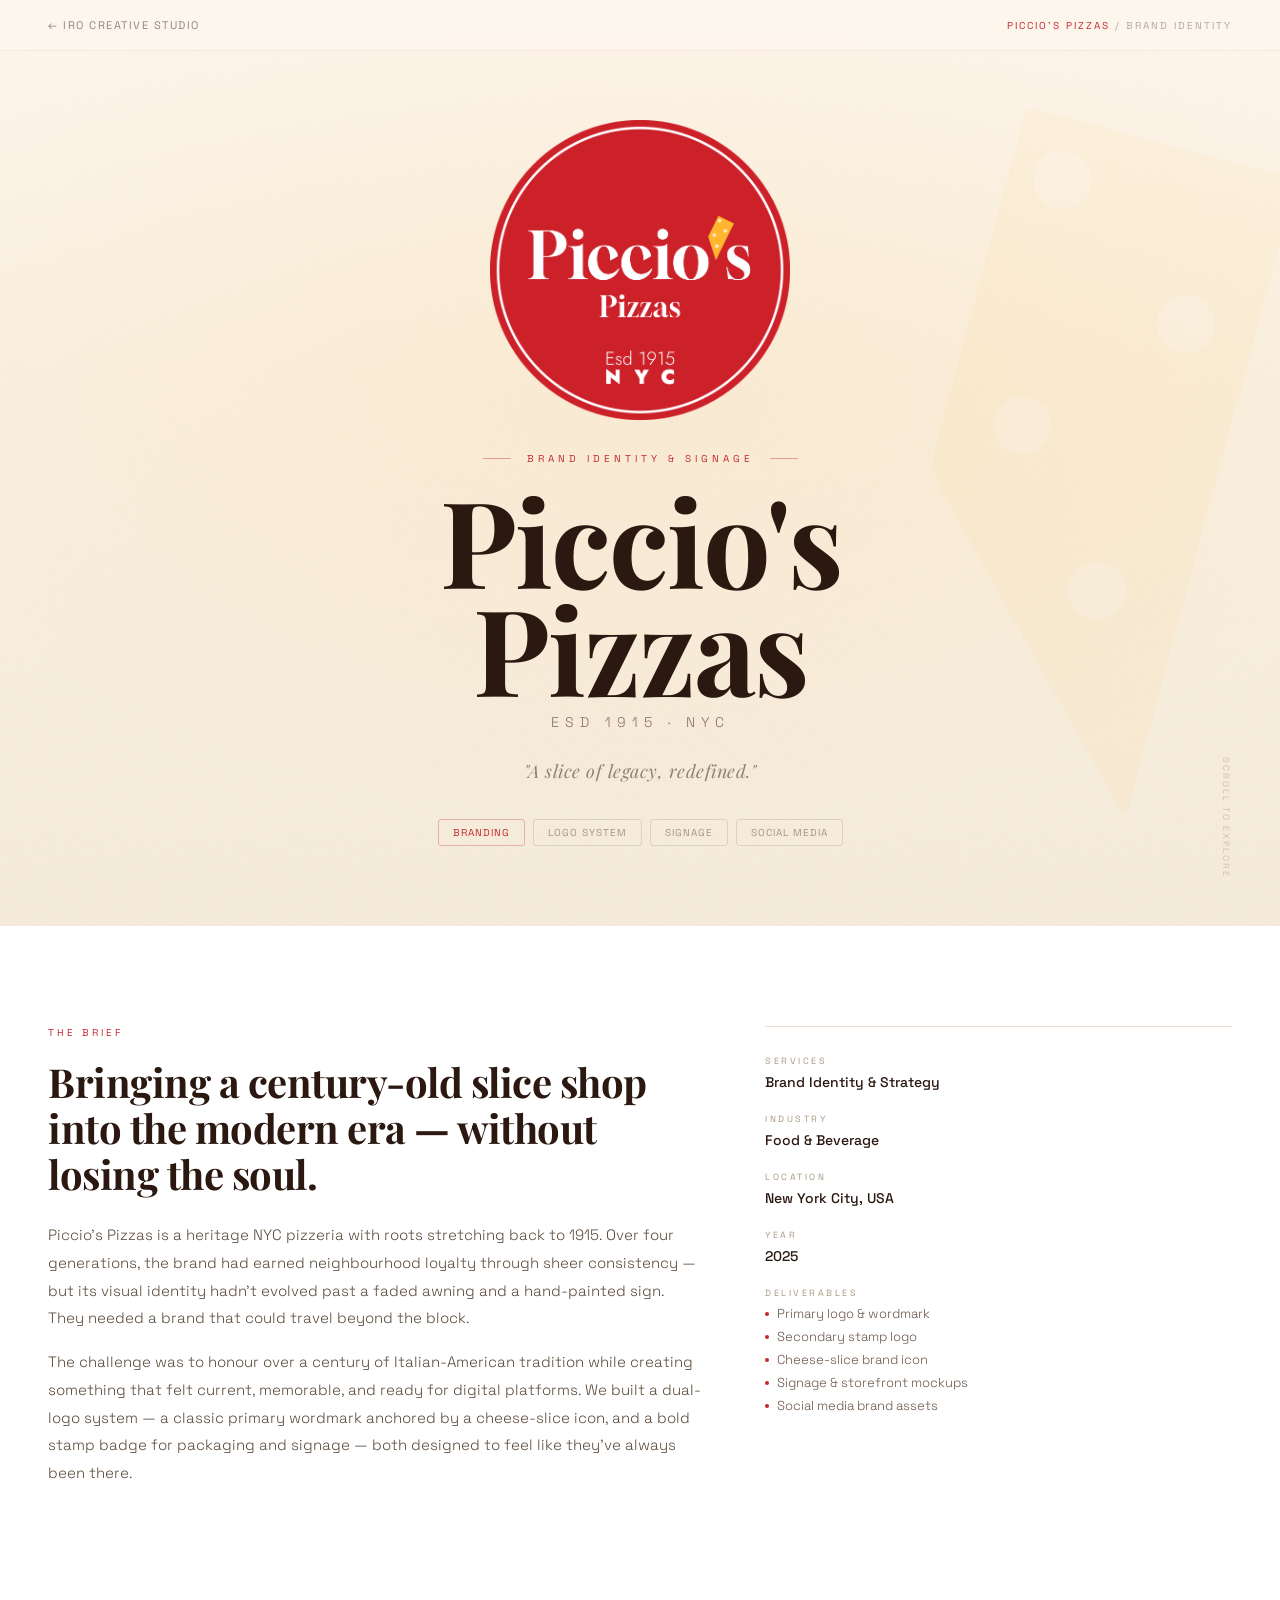
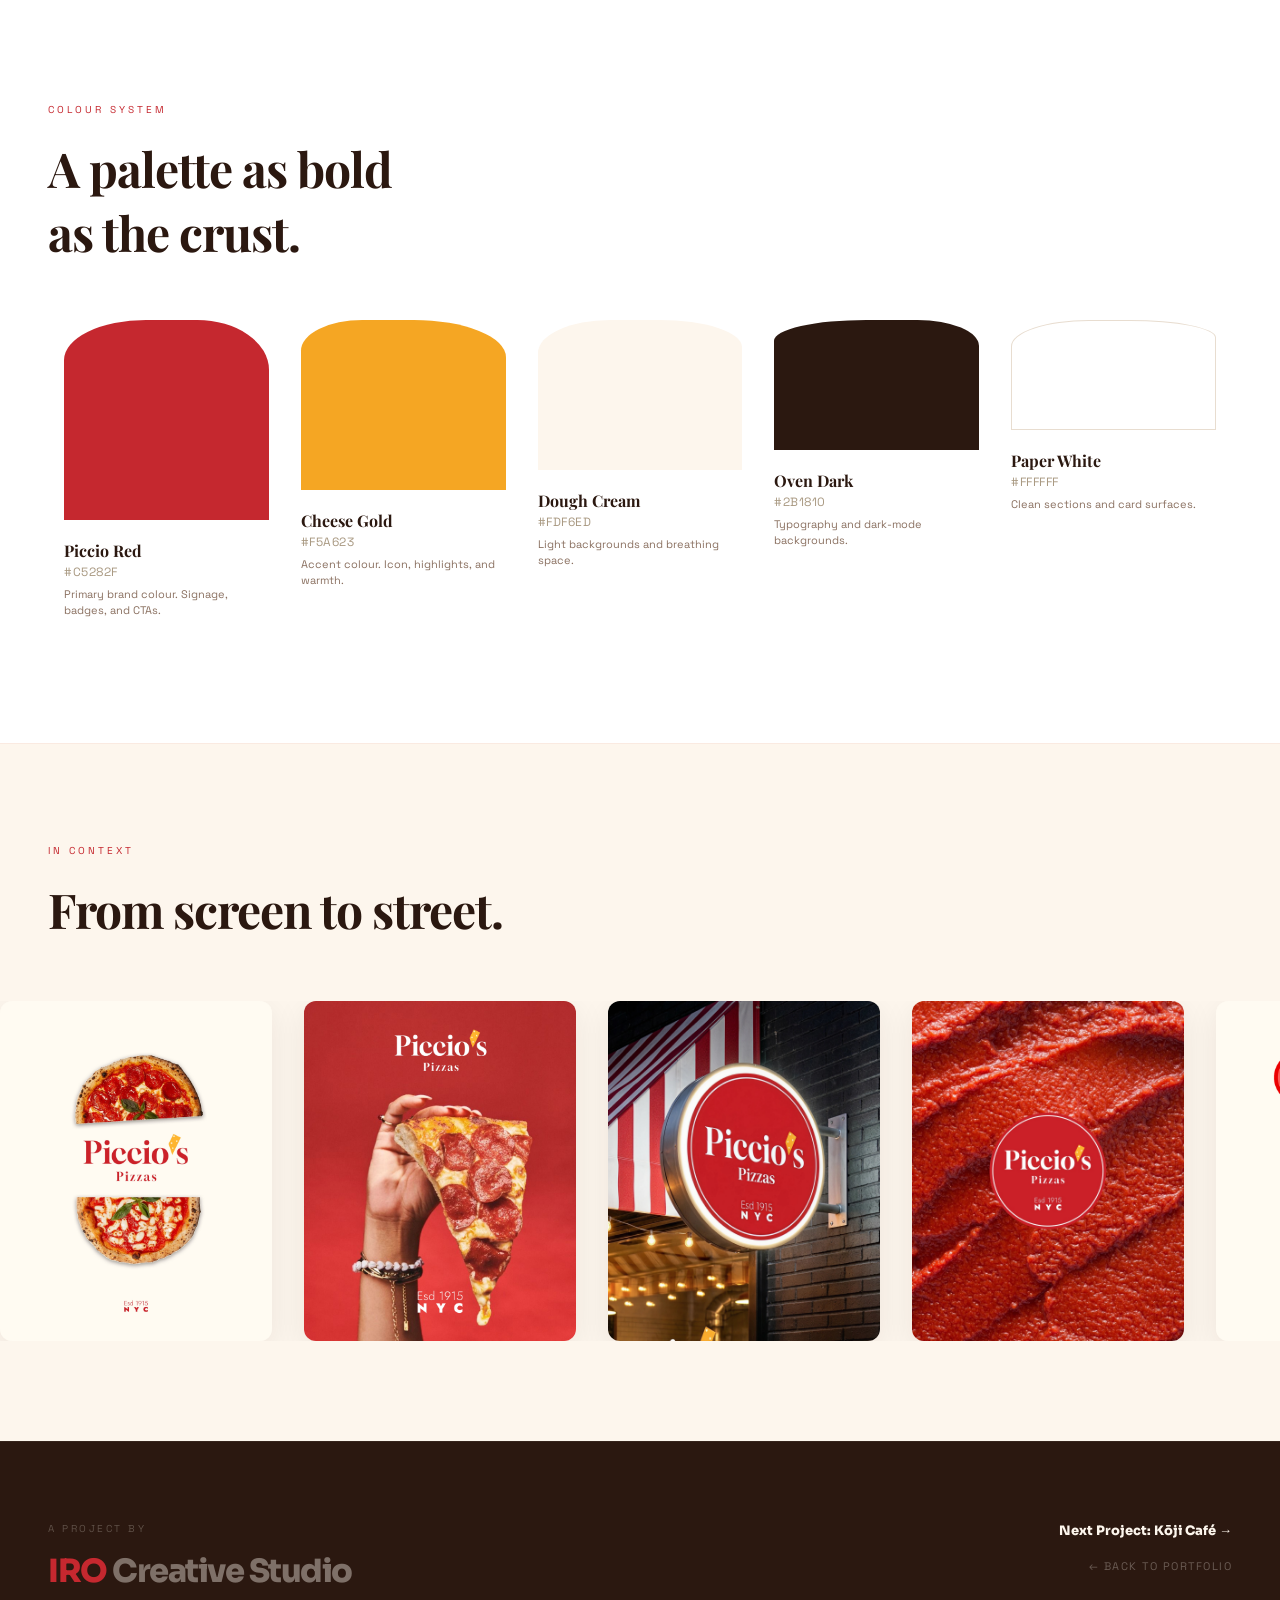
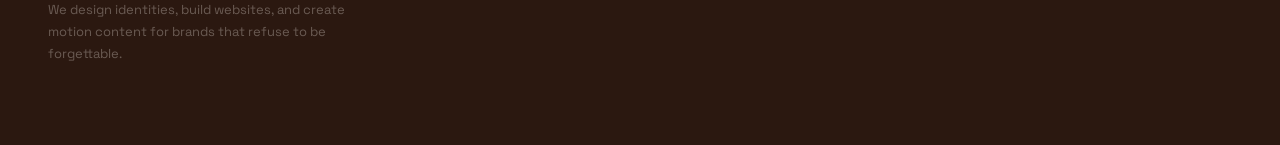
<file: projects/piccios-pizzas.html>
<!DOCTYPE html>
<html lang="en">
<head>
  <meta charset="UTF-8">
  <meta name="viewport" content="width=device-width, initial-scale=1.0">
  <link rel="icon" type="image/svg+xml" href="../favicon.svg">
  <title>Piccio's Pizzas — Brand Identity System | IRO Creative Studio</title>
  <meta name="description" content="Piccio's Pizzas brand identity project. A vibrant Italian-American pizzeria identity system featuring logo design, signage, and brand collateral by IRO Creative Studio.">
  <link rel="preconnect" href="https://fonts.googleapis.com">
  <link rel="preconnect" href="https://fonts.gstatic.com" crossorigin>
  <link href="https://fonts.googleapis.com/css2?family=Sora:wght@200;300;400;700;800&family=Space+Grotesk:wght@300;400;500;600;700&family=Playfair+Display:ital,wght@0,400;0,700;1,400;1,700&display=swap" rel="stylesheet">
  <style>
    *, *::before, *::after { margin: 0; padding: 0; box-sizing: border-box; }

    :root {
      /* Piccio's brand palette */
      --pc-red:     #C5282F;
      --pc-gold:    #F5A623;
      --pc-cream:   #FDF6ED;
      --pc-dark:    #2B1810;
      --pc-ivory:   #FAF3E8;
      --pc-muted:   #8A7060;
      /* Font pairing */
      --font-display: 'Playfair Display', Georgia, serif;
      --font-body:    'Space Grotesk', sans-serif;
      --font-ui:      'Sora', sans-serif;
    }

    html { scroll-behavior: smooth; }
    body {
      font-family: var(--font-body);
      background: var(--pc-dark);
      color: var(--pc-cream);
      -webkit-font-smoothing: antialiased;
    }

    /* ===== NAV ===== */
    .cs-nav {
      position: fixed; top: 0; left: 0; right: 0; z-index: 100;
      display: flex; justify-content: space-between; align-items: center;
      padding: 18px 48px;
      background: rgba(253,246,237,0.92);
      backdrop-filter: blur(20px);
      -webkit-backdrop-filter: blur(20px);
      border-bottom: 1px solid rgba(197,40,47,0.08);
    }
    .cs-nav-back {
      font-family: var(--font-body); font-size: 11px;
      text-transform: uppercase; letter-spacing: 1.5px;
      color: rgba(43,24,16,0.5);
      text-decoration: none;
      transition: color 0.3s ease;
    }
    .cs-nav-back:hover { color: var(--pc-dark); }
    .cs-nav-label {
      font-family: var(--font-body); font-size: 10px;
      text-transform: uppercase; letter-spacing: 2px;
      color: rgba(43,24,16,0.35);
    }
    .cs-nav-label span { color: var(--pc-red); }

    /* ===== HERO — BRIGHT WARM ===== */
    .cs-hero {
      min-height: 100vh;
      background:
        radial-gradient(ellipse 90% 70% at 50% 40%, rgba(245,166,35,0.08) 0%, transparent 70%),
        linear-gradient(180deg, #FDF6ED 0%, #FAF0E0 40%, #F5EBDA 100%);
      display: flex;
      flex-direction: column;
      align-items: center;
      justify-content: center;
      padding: 120px 48px 80px;
      position: relative; overflow: hidden;
      text-align: center;
    }
    /* Subtle texture overlay */
    .cs-hero::before {
      content: '';
      position: absolute; inset: 0;
      background: url("data:image/svg+xml,%3Csvg viewBox='0 0 256 256' xmlns='http://www.w3.org/2000/svg'%3E%3Cfilter id='n'%3E%3CfeTurbulence type='fractalNoise' baseFrequency='0.85' numOctaves='4' stitchTiles='stitch'/%3E%3C/filter%3E%3Crect width='100%25' height='100%25' filter='url(%23n)' opacity='0.018'/%3E%3C/svg%3E");
      pointer-events: none;
    }
    /* Decorative cheese slice watermark */
    .cs-hero-deco {
      position: absolute;
      top: 50%; right: 5%;
      transform: translateY(-50%) rotate(15deg);
      width: 280px; height: auto;
      opacity: 0.06;
      pointer-events: none;
      user-select: none;
    }
    .cs-hero-logo {
      position: relative; z-index: 1;
      width: clamp(180px, 28vw, 300px);
      height: auto;
      margin-bottom: 32px;
    }
    .cs-hero-eyebrow {
      font-family: var(--font-body); font-size: 10px;
      text-transform: uppercase; letter-spacing: 4px;
      color: var(--pc-red); margin-bottom: 20px;
      position: relative; z-index: 1;
      display: flex; align-items: center; gap: 16px;
    }
    .cs-hero-eyebrow::before,
    .cs-hero-eyebrow::after {
      content: ''; display: block;
      width: 28px; height: 1px; background: var(--pc-red); opacity: 0.4;
    }
    .cs-hero-title {
      font-family: var(--font-display); font-weight: 700;
      font-size: clamp(56px, 10vw, 120px);
      color: var(--pc-dark); line-height: 0.9;
      letter-spacing: -2px; margin-bottom: 12px;
      position: relative; z-index: 1;
    }
    .cs-hero-title .accent {
      font-weight: 700;
    }
    .cs-hero-subtitle {
      font-family: var(--font-body); font-weight: 300;
      font-size: 14px; color: var(--pc-muted);
      letter-spacing: 6px; text-transform: uppercase;
      margin-bottom: 28px;
      position: relative; z-index: 1;
    }
    .cs-hero-tagline {
      font-family: var(--font-display); font-weight: 400;
      font-size: 18px; color: rgba(43,24,16,0.5);
      font-style: italic; letter-spacing: 0.5px;
      position: relative; z-index: 1;
    }
    .cs-hero-chips {
      display: flex; gap: 8px; margin-top: 36px; flex-wrap: wrap;
      justify-content: center;
      position: relative; z-index: 1;
    }
    .cs-chip {
      font-family: var(--font-body);
      font-size: 10px; text-transform: uppercase; letter-spacing: 1px;
      padding: 6px 14px; border-radius: 3px; border: 1px solid;
    }
    .cs-chip-brand { color: var(--pc-red); border-color: rgba(197,40,47,0.3); }
    .cs-chip-light { color: rgba(43,24,16,0.4); border-color: rgba(43,24,16,0.12); }
    .cs-hero-scroll {
      position: absolute; bottom: 48px; right: 48px;
      font-family: var(--font-body);
      font-size: 9px; text-transform: uppercase; letter-spacing: 2px;
      color: rgba(43,24,16,0.2);
      writing-mode: vertical-rl;
    }

    /* ===== OVERVIEW ===== */
    .cs-overview {
      background: #fff;
      padding: 100px 48px;
    }
    .cs-overview-grid {
      display: grid; grid-template-columns: 1.4fr 1fr;
      gap: 64px; align-items: start;
    }
    .cs-section-label {
      font-family: var(--font-body); font-size: 10px;
      text-transform: uppercase; letter-spacing: 3px;
      color: var(--pc-red); margin-bottom: 20px;
    }
    .cs-brief-heading {
      font-family: var(--font-display); font-weight: 700;
      font-size: clamp(28px, 3.5vw, 40px);
      color: var(--pc-dark); letter-spacing: -0.5px;
      line-height: 1.15; margin-bottom: 24px;
    }
    .cs-brief-text {
      font-family: var(--font-body); font-weight: 300; font-size: 15px;
      color: #5A4A3A; line-height: 1.85;
      margin-bottom: 16px;
    }
    .cs-meta-block { border-top: 1px solid #E8DDD0; padding-top: 28px; }
    .cs-meta-item { margin-bottom: 20px; }
    .cs-meta-item-label {
      font-family: var(--font-body);
      font-size: 9px; text-transform: uppercase; letter-spacing: 2.5px;
      color: #A89880; margin-bottom: 5px;
    }
    .cs-meta-item-value {
      font-family: var(--font-body);
      font-weight: 500; font-size: 14px; color: var(--pc-dark);
      line-height: 1.5;
    }
    .cs-deliverables {
      display: flex; flex-direction: column; gap: 6px; margin-top: 6px;
    }
    .cs-deliverable {
      font-family: var(--font-body);
      font-size: 13px; font-weight: 300; color: #6A5548;
      display: flex; align-items: center; gap: 8px;
    }
    .cs-deliverable::before {
      content: ''; display: block;
      width: 4px; height: 4px; border-radius: 50%;
      background: var(--pc-red); flex-shrink: 0;
    }

    /* ===== LOGO SYSTEM ===== */
    .cs-logos {
      background: var(--pc-cream);
      padding: 100px 48px;
    }
    .cs-logos-heading {
      font-family: var(--font-display); font-weight: 700;
      font-size: clamp(30px, 4.5vw, 48px);
      color: var(--pc-dark); letter-spacing: -1px;
      margin-top: 10px; margin-bottom: 56px;
    }
    .cs-logo-grid {
      display: grid; grid-template-columns: 1fr 1fr;
      gap: 16px;
    }
    .cs-logo-cell {
      border-radius: 10px; padding: 48px 40px;
      display: flex; flex-direction: column;
      align-items: center; justify-content: center;
      min-height: 300px; position: relative;
    }
    .cs-logo-cell img {
      max-width: 220px;
      height: auto;
    }
    .cs-logo-cell-label {
      position: absolute; bottom: 16px; left: 20px;
      font-family: var(--font-body);
      font-size: 9px; text-transform: uppercase; letter-spacing: 2px;
    }
    .lc-cream { background: var(--pc-ivory); }
    .lc-cream .cs-logo-cell-label { color: rgba(43,24,16,0.35); }
    .lc-red { background: var(--pc-red); }
    .lc-red .cs-logo-cell-label { color: rgba(255,255,255,0.5); }
    .lc-dark { background: var(--pc-dark); }
    .lc-dark .cs-logo-cell-label { color: rgba(253,246,237,0.35); }
    .lc-gold { background: var(--pc-gold); }
    .lc-gold .cs-logo-cell-label { color: rgba(43,24,16,0.45); }

    /* ===== COLOR PALETTE ===== */
    .cs-colors {
      background: #fff;
      padding: 100px 48px;
    }
    .cs-colors-heading {
      font-family: var(--font-display); font-weight: 700;
      font-size: clamp(30px, 4.5vw, 48px);
      color: var(--pc-dark); letter-spacing: -1px;
      margin-top: 10px; margin-bottom: 56px;
    }
    .cs-color-strip {
      display: grid; grid-template-columns: repeat(5, 1fr);
      gap: 0; align-items: stretch;
    }
    .cs-color-item {
      padding: 0 16px 24px;
      position: relative;
    }
    .cs-color-swatch {
      margin-bottom: 20px;
      position: relative;
      border-radius: 0;
    }
    .cs-color-item:nth-child(1) .cs-color-swatch { height: 200px; border-radius: 40% 35% 2px 2px / 20% 25% 0 0; }
    .cs-color-item:nth-child(2) .cs-color-swatch { height: 170px; border-radius: 30% 45% 2px 2px / 18% 22% 0 0; }
    .cs-color-item:nth-child(3) .cs-color-swatch { height: 150px; border-radius: 35% 40% 2px 2px / 22% 18% 0 0; }
    .cs-color-item:nth-child(4) .cs-color-swatch { height: 130px; border-radius: 45% 30% 2px 2px / 16% 20% 0 0; }
    .cs-color-item:nth-child(5) .cs-color-swatch { height: 110px; border-radius: 38% 42% 2px 2px / 24% 16% 0 0; }
    .cs-color-name {
      font-family: var(--font-display); font-weight: 700;
      font-size: 16px; color: var(--pc-dark);
      margin-bottom: 3px;
    }
    .cs-color-hex {
      font-family: var(--font-body); font-size: 12px;
      color: #A89880; letter-spacing: 0.5px; margin-bottom: 6px;
    }
    .cs-color-use {
      font-family: var(--font-body);
      font-size: 11px; color: #8A7060; line-height: 1.5;
    }

    /* ===== MOCKUPS CAROUSEL ===== */
    .cs-mockups {
      background: var(--pc-cream);
      padding: 100px 0;
      border-top: 1px solid rgba(197,40,47,0.06);
      overflow: hidden;
    }
    .cs-mockups-heading {
      font-family: var(--font-display); font-weight: 700;
      font-size: clamp(30px, 4.5vw, 48px);
      color: var(--pc-dark); letter-spacing: -1px;
      margin-top: 10px; margin-bottom: 60px;
      padding: 0 48px;
    }
    .cs-mockups .cs-section-label {
      padding: 0 48px;
    }
    .cs-ribbon-container {
      width: 100%;
      overflow: hidden;
    }
    .cs-ribbon {
      display: flex;
      width: max-content;
      animation: ribbon-scroll 40s linear infinite;
    }
    .cs-ribbon:hover {
      animation-play-state: paused;
    }
    .cs-ribbon-track {
      display: flex;
      gap: 32px;
      padding-right: 32px;
    }
    .cs-ribbon-item {
      height: 340px;
      border-radius: 12px;
      overflow: hidden;
      box-shadow: 0 8px 32px rgba(43,24,16,0.08);
      flex-shrink: 0;
    }
    .cs-ribbon-item img {
      height: 100%;
      width: auto;
      display: block;
    }
    @keyframes ribbon-scroll {
      to { transform: translateX(-50%); }
    }

    /* ===== PROJECT FOOTER ===== */
    .cs-footer {
      background: var(--pc-dark);
      padding: 80px 48px;
      border-top: 1px solid rgba(255,255,255,0.05);
    }
    .cs-footer-grid {
      display: grid; grid-template-columns: 1fr 1fr;
      gap: 48px; align-items: start;
    }
    .cs-footer-credit {
      font-family: var(--font-body); font-size: 10px;
      text-transform: uppercase; letter-spacing: 2.5px;
      color: rgba(253,246,237,0.25); margin-bottom: 16px;
    }
    .cs-footer-studio {
      font-family: var(--font-ui); font-weight: 800;
      font-size: 32px; color: var(--pc-red);
      letter-spacing: -1.5px; margin-bottom: 8px;
    }
    .cs-footer-studio span { color: rgba(253,246,237,0.4); }
    .cs-footer-desc {
      font-family: var(--font-body);
      font-size: 13px; color: rgba(253,246,237,0.3);
      line-height: 1.7; max-width: 320px;
    }
    .cs-footer-nav {
      display: flex; flex-direction: column; align-items: flex-end; gap: 20px;
    }
    .cs-footer-next {
      font-family: var(--font-ui); font-weight: 800;
      font-size: 13px;
      color: var(--pc-cream); text-decoration: none;
      display: flex; align-items: center; gap: 10px;
      transition: gap 0.3s ease;
    }
    .cs-footer-next:hover { gap: 16px; }
    .cs-footer-back {
      font-family: var(--font-body);
      font-size: 11px; text-transform: uppercase; letter-spacing: 1.5px;
      color: rgba(253,246,237,0.3); text-decoration: none;
      transition: color 0.3s ease;
    }
    .cs-footer-back:hover { color: var(--pc-cream); }

    /* ===== RESPONSIVE ===== */
    @media (max-width: 900px) {
      .cs-nav { padding: 16px 24px; }
      .cs-hero { padding: 100px 24px 60px; }
      .cs-hero-deco { display: none; }
      .cs-overview { padding: 60px 24px; }
      .cs-overview-grid { grid-template-columns: 1fr; gap: 40px; }
      .cs-colors { padding: 60px 24px; }
      .cs-color-strip { grid-template-columns: repeat(3, 1fr); }
      .cs-color-item:nth-child(n) .cs-color-swatch { height: 100px; border-radius: 30% 30% 2px 2px / 15% 15% 0 0; }
      .cs-mockups { padding: 60px 0; }
      .cs-mockups-heading, .cs-mockups .cs-section-label { padding: 0 24px; }
      .cs-ribbon-item { height: 240px; }
      .cs-footer { padding: 60px 24px; }
      .cs-footer-grid { grid-template-columns: 1fr; }
      .cs-footer-nav { align-items: flex-start; }
    }
  </style>

  <script type="application/ld+json">
  {
    "@context": "https://schema.org",
    "@type": "CreativeWork",
    "name": "Piccio's Pizzas Brand Identity",
    "creator": {
      "@type": "LocalBusiness",
      "name": "IRO Creative Studio",
      "url": "https://www.irocreativestudio.com"
    },
    "description": "Complete brand identity system for Piccio's Pizzas, a heritage Italian-American pizzeria established in 1915 in NYC. Includes logo design, signage mockups, and brand collateral.",
    "url": "https://www.irocreativestudio.com/projects/piccios-pizzas.html",
    "dateCreated": "2025-04-22",
    "keywords": "branding, pizza, restaurant identity, logo design, F&B branding",
    "isPartOf": {
      "@type": "CreativeWorkSeries",
      "name": "IRO Creative Studio Portfolio"
    }
  }
  </script>
</head>
<body>

  <!-- NAV -->
  <nav class="cs-nav">
    <a href="../index.html" class="cs-nav-back">← IRO Creative Studio</a>
    <span class="cs-nav-label"><span>Piccio's Pizzas</span> / Brand Identity</span>
  </nav>

  <!-- HERO -->
  <section class="cs-hero">
    <img src="../assets/images/piccio/cheese-icon.png" alt="" class="cs-hero-deco">
    <img src="../assets/images/piccio/stamp-logo.png" alt="Piccio's Pizzas stamp logo" class="cs-hero-logo">
    <p class="cs-hero-eyebrow">Brand Identity & Signage</p>
    <h1 class="cs-hero-title">Piccio's<br><span class="accent">Pizzas</span></h1>
    <p class="cs-hero-subtitle">Esd 1915 · NYC</p>
    <p class="cs-hero-tagline">"A slice of legacy, redefined."</p>
    <div class="cs-hero-chips">
      <span class="cs-chip cs-chip-brand">Branding</span>
      <span class="cs-chip cs-chip-light">Logo System</span>
      <span class="cs-chip cs-chip-light">Signage</span>
      <span class="cs-chip cs-chip-light">Social Media</span>
    </div>
    <div class="cs-hero-scroll">Scroll to explore</div>
  </section>

  <!-- OVERVIEW -->
  <section class="cs-overview">
    <div class="cs-overview-grid">
      <div>
        <p class="cs-section-label">The Brief</p>
        <h2 class="cs-brief-heading">Bringing a century-old slice shop into the modern era — without losing the soul.</h2>
        <p class="cs-brief-text">Piccio's Pizzas is a heritage NYC pizzeria with roots stretching back to 1915. Over four generations, the brand had earned neighbourhood loyalty through sheer consistency — but its visual identity hadn't evolved past a faded awning and a hand-painted sign. They needed a brand that could travel beyond the block.</p>
        <p class="cs-brief-text">The challenge was to honour over a century of Italian-American tradition while creating something that felt current, memorable, and ready for digital platforms. We built a dual-logo system — a classic primary wordmark anchored by a cheese-slice icon, and a bold stamp badge for packaging and signage — both designed to feel like they've always been there.</p>
      </div>
      <div>
        <div class="cs-meta-block">
          <div class="cs-meta-item">
            <div class="cs-meta-item-label">Services</div>
            <div class="cs-meta-item-value">Brand Identity & Strategy</div>
          </div>
          <div class="cs-meta-item">
            <div class="cs-meta-item-label">Industry</div>
            <div class="cs-meta-item-value">Food & Beverage</div>
          </div>
          <div class="cs-meta-item">
            <div class="cs-meta-item-label">Location</div>
            <div class="cs-meta-item-value">New York City, USA</div>
          </div>
          <div class="cs-meta-item">
            <div class="cs-meta-item-label">Year</div>
            <div class="cs-meta-item-value">2025</div>
          </div>
          <div class="cs-meta-item">
            <div class="cs-meta-item-label">Deliverables</div>
            <div class="cs-deliverables">
              <span class="cs-deliverable">Primary logo & wordmark</span>
              <span class="cs-deliverable">Secondary stamp logo</span>
              <span class="cs-deliverable">Cheese-slice brand icon</span>
              <span class="cs-deliverable">Signage & storefront mockups</span>
              <span class="cs-deliverable">Social media brand assets</span>
            </div>
          </div>
        </div>
      </div>
    </div>
  </section>



  <!-- COLOUR PALETTE -->
  <section class="cs-colors" id="colours">
    <p class="cs-section-label">Colour System</p>
    <h2 class="cs-colors-heading">A palette as bold<br>as the crust.</h2>
    <div class="cs-color-strip">
      <div class="cs-color-item">
        <div class="cs-color-swatch" style="background:#C5282F"></div>
        <div class="cs-color-name">Piccio Red</div>
        <div class="cs-color-hex">#C5282F</div>
        <div class="cs-color-use">Primary brand colour. Signage, badges, and CTAs.</div>
      </div>
      <div class="cs-color-item">
        <div class="cs-color-swatch" style="background:#F5A623"></div>
        <div class="cs-color-name">Cheese Gold</div>
        <div class="cs-color-hex">#F5A623</div>
        <div class="cs-color-use">Accent colour. Icon, highlights, and warmth.</div>
      </div>
      <div class="cs-color-item">
        <div class="cs-color-swatch" style="background:#FDF6ED"></div>
        <div class="cs-color-name">Dough Cream</div>
        <div class="cs-color-hex">#FDF6ED</div>
        <div class="cs-color-use">Light backgrounds and breathing space.</div>
      </div>
      <div class="cs-color-item">
        <div class="cs-color-swatch" style="background:#2B1810"></div>
        <div class="cs-color-name">Oven Dark</div>
        <div class="cs-color-hex">#2B1810</div>
        <div class="cs-color-use">Typography and dark-mode backgrounds.</div>
      </div>
      <div class="cs-color-item">
        <div class="cs-color-swatch" style="background:#FFFFFF; border: 1px solid #E8DDD0;"></div>
        <div class="cs-color-name">Paper White</div>
        <div class="cs-color-hex">#FFFFFF</div>
        <div class="cs-color-use">Clean sections and card surfaces.</div>
      </div>
    </div>
  </section>

  <!-- MOCKUPS -->
  <section class="cs-mockups" id="mockups">
    <p class="cs-section-label">In Context</p>
    <h2 class="cs-mockups-heading">From screen to street.</h2>
    <div class="cs-ribbon-container">
      <div class="cs-ribbon">
        <div class="cs-ribbon-track">
          <div class="cs-ribbon-item"><img src="../assets/images/piccio/carousel-01.jpg" alt="Piccio's Pizzas primary logo mockup" loading="lazy"></div>
          <div class="cs-ribbon-item"><img src="../assets/images/piccio/carousel-02.jpg" alt="Piccio's Pizzas hand holding pizza slice" loading="lazy"></div>
          <div class="cs-ribbon-item"><img src="../assets/images/piccio/carousel-03.jpg" alt="Piccio's Pizzas storefront signage" loading="lazy"></div>
          <div class="cs-ribbon-item"><img src="../assets/images/piccio/carousel-04.jpg" alt="Piccio's Pizzas tomato sauce stamp logo mockup" loading="lazy"></div>
          <div class="cs-ribbon-item"><img src="../assets/images/piccio/carousel-05.jpg" alt="Piccio's Pizzas logo evolution — old and new" loading="lazy"></div>
        </div>
        <div class="cs-ribbon-track">
          <div class="cs-ribbon-item"><img src="../assets/images/piccio/carousel-01.jpg" alt="Piccio's Pizzas primary logo mockup" loading="lazy"></div>
          <div class="cs-ribbon-item"><img src="../assets/images/piccio/carousel-02.jpg" alt="Piccio's Pizzas hand holding pizza slice" loading="lazy"></div>
          <div class="cs-ribbon-item"><img src="../assets/images/piccio/carousel-03.jpg" alt="Piccio's Pizzas storefront signage" loading="lazy"></div>
          <div class="cs-ribbon-item"><img src="../assets/images/piccio/carousel-04.jpg" alt="Piccio's Pizzas tomato sauce stamp logo mockup" loading="lazy"></div>
          <div class="cs-ribbon-item"><img src="../assets/images/piccio/carousel-05.jpg" alt="Piccio's Pizzas logo evolution — old and new" loading="lazy"></div>
        </div>
      </div>
    </div>
  </section>

  <!-- PROJECT FOOTER -->
  <section class="cs-footer">
    <div class="cs-footer-grid">
      <div>
        <div class="cs-footer-credit">A project by</div>
        <div class="cs-footer-studio">IRO <span>Creative Studio</span></div>
        <p class="cs-footer-desc">We design identities, build websites, and create motion content for brands that refuse to be forgettable.</p>
      </div>
      <div class="cs-footer-nav">
        <a href="./koji-cafe.html" class="cs-footer-next">Next Project: Kōji Café →</a>
        <a href="../index.html"    class="cs-footer-back">← Back to portfolio</a>
      </div>
    </div>
  </section>


</body>
</html>
</file>
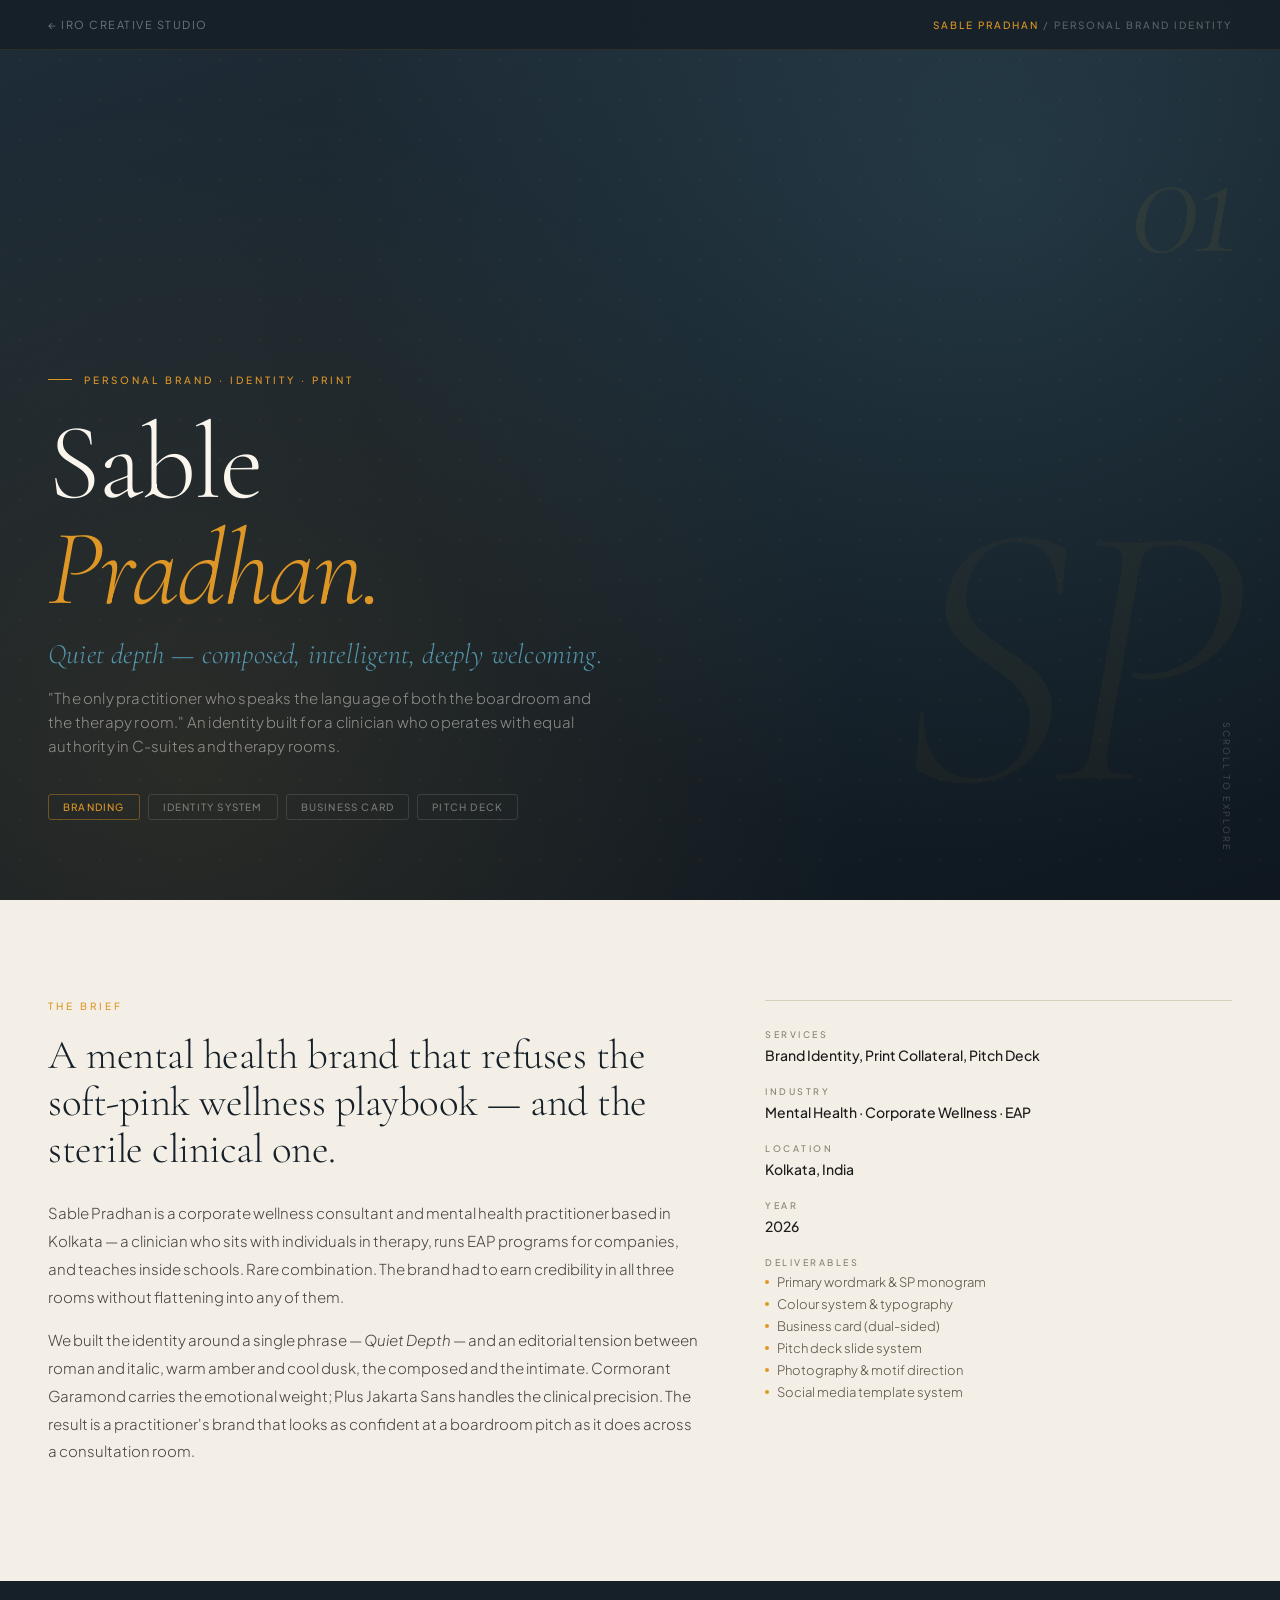
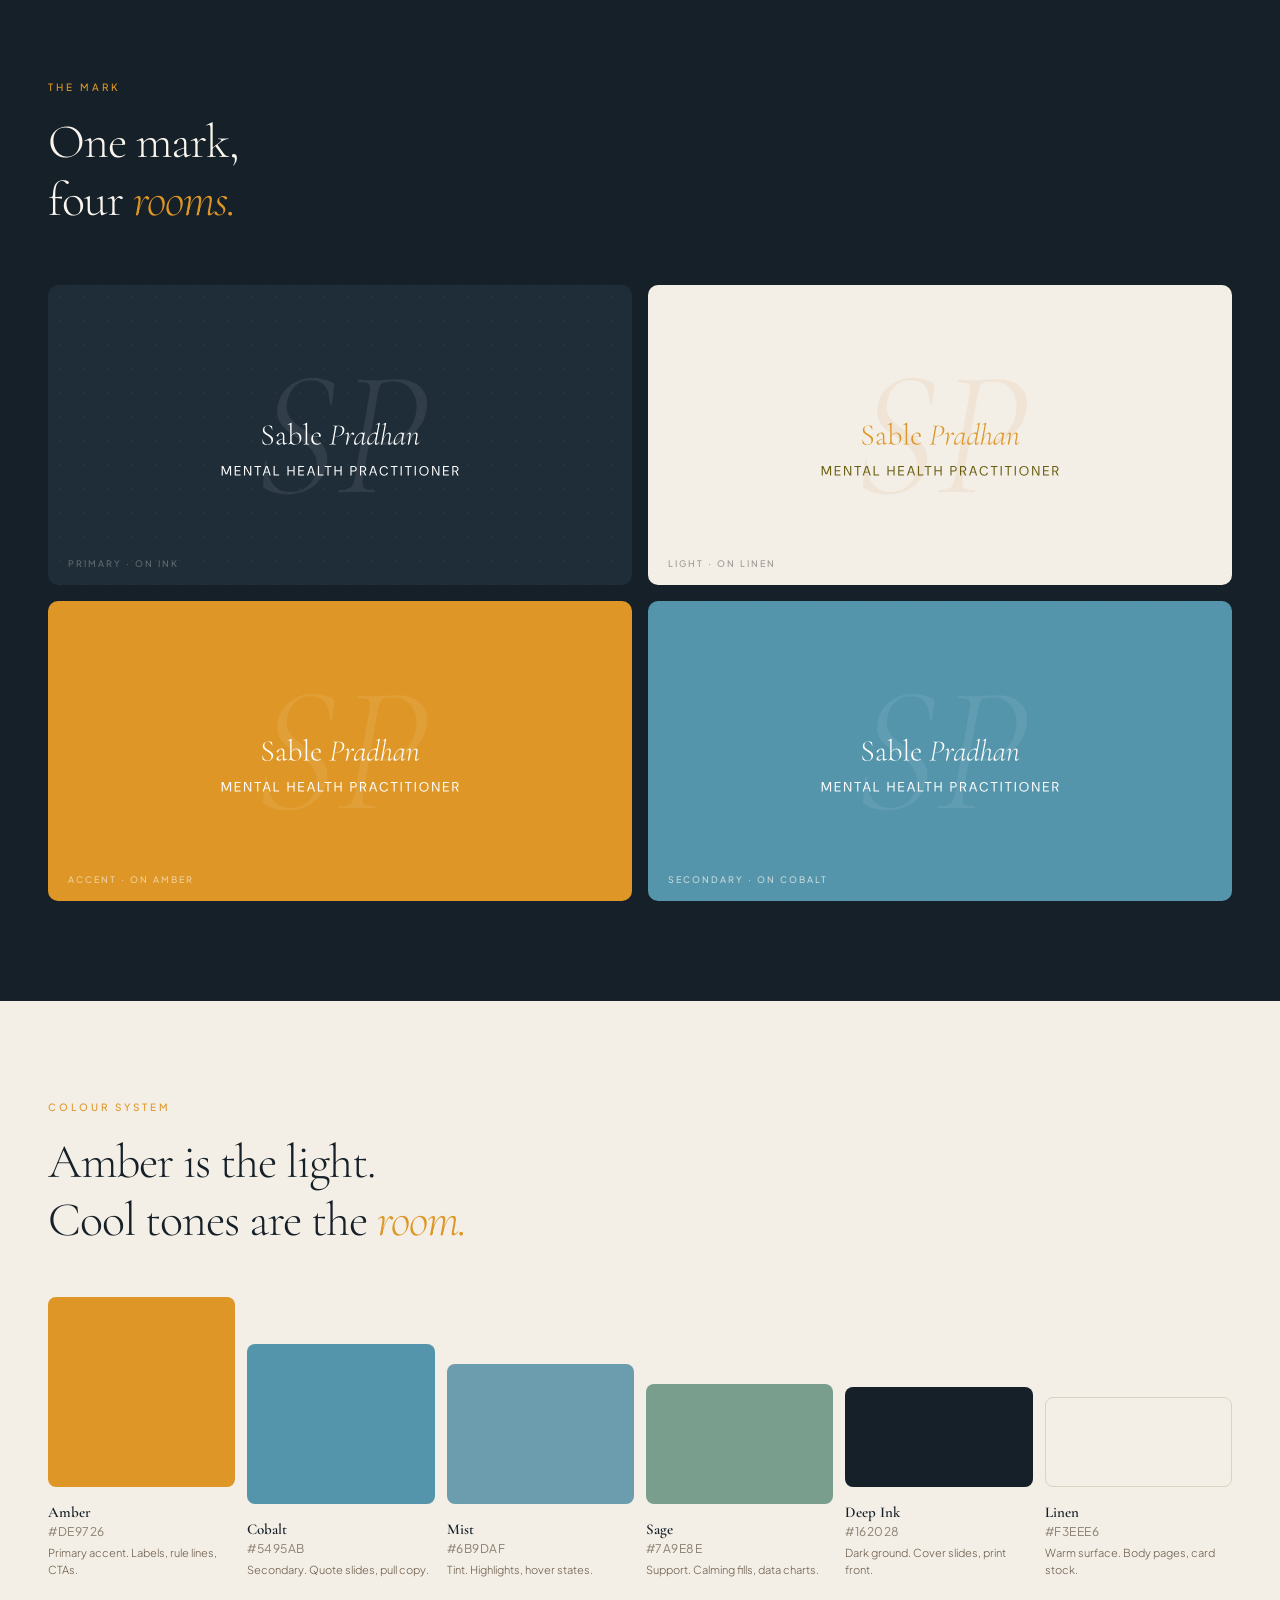
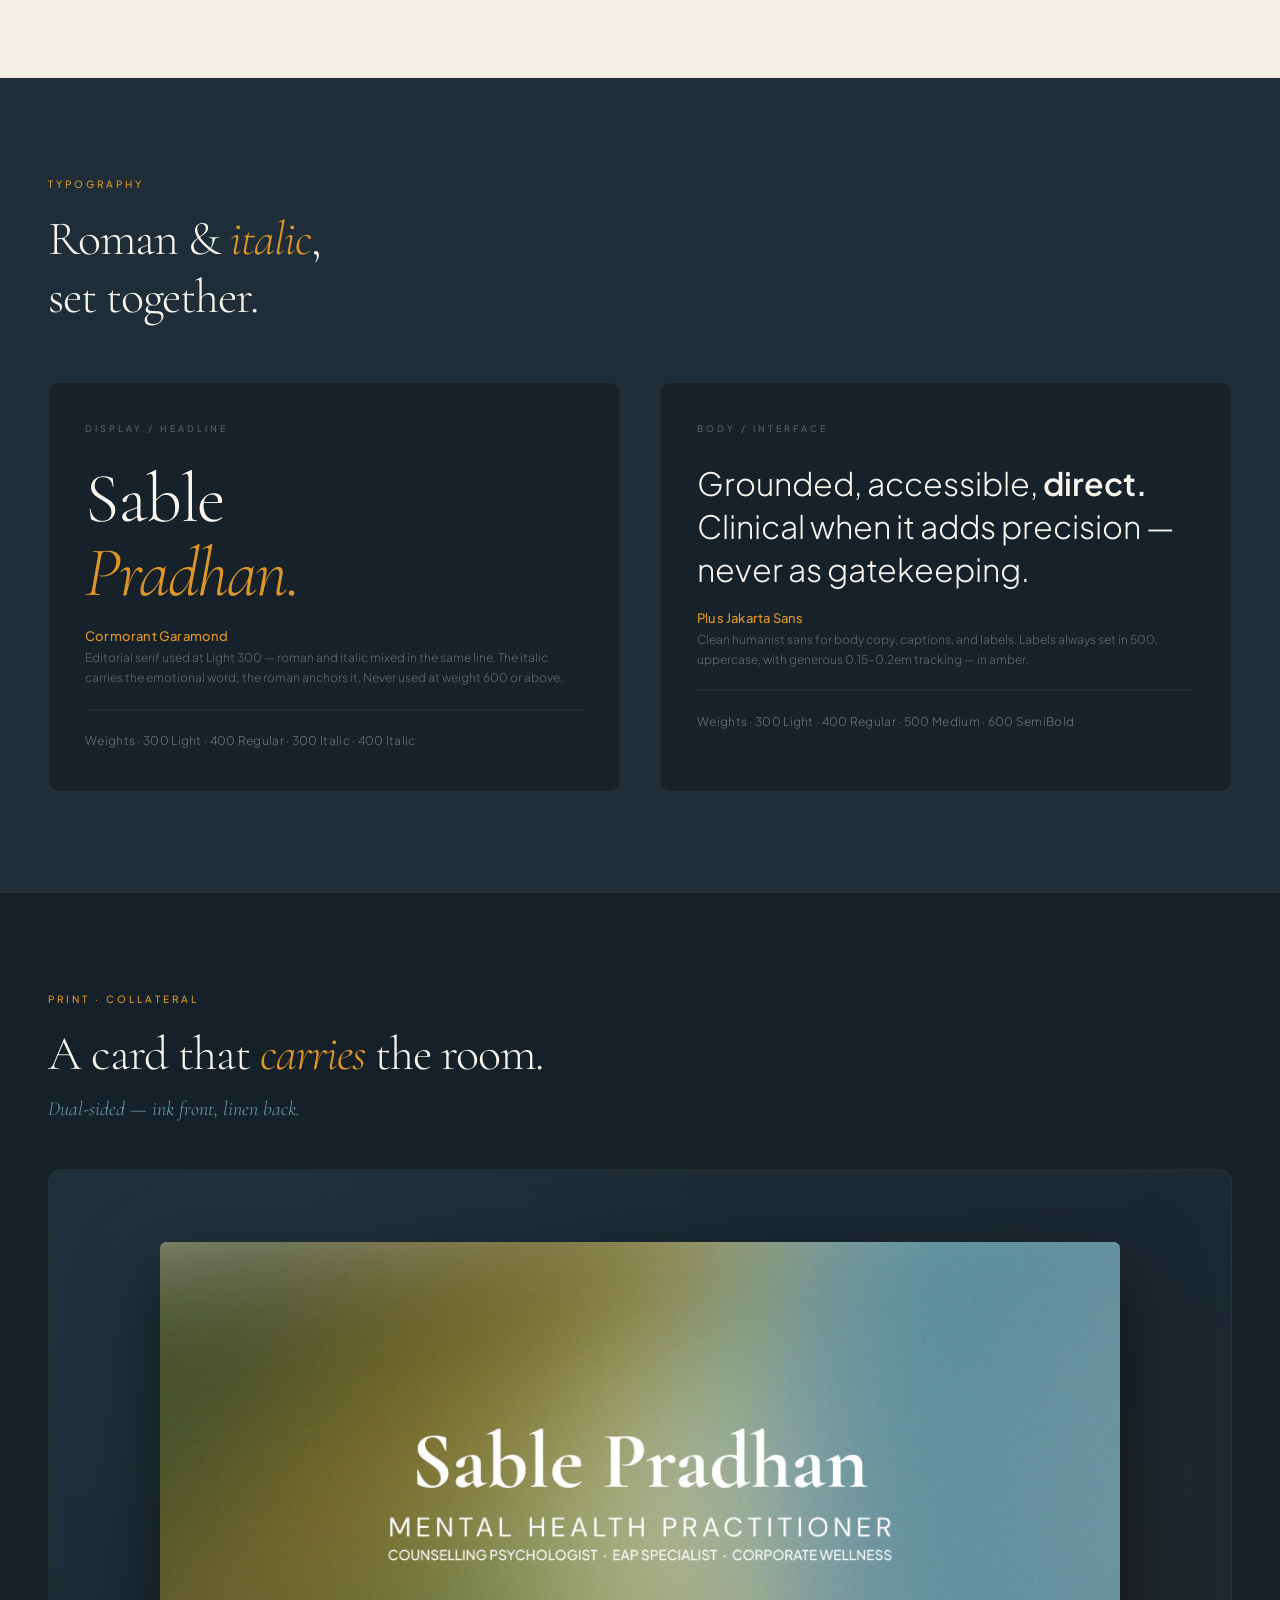
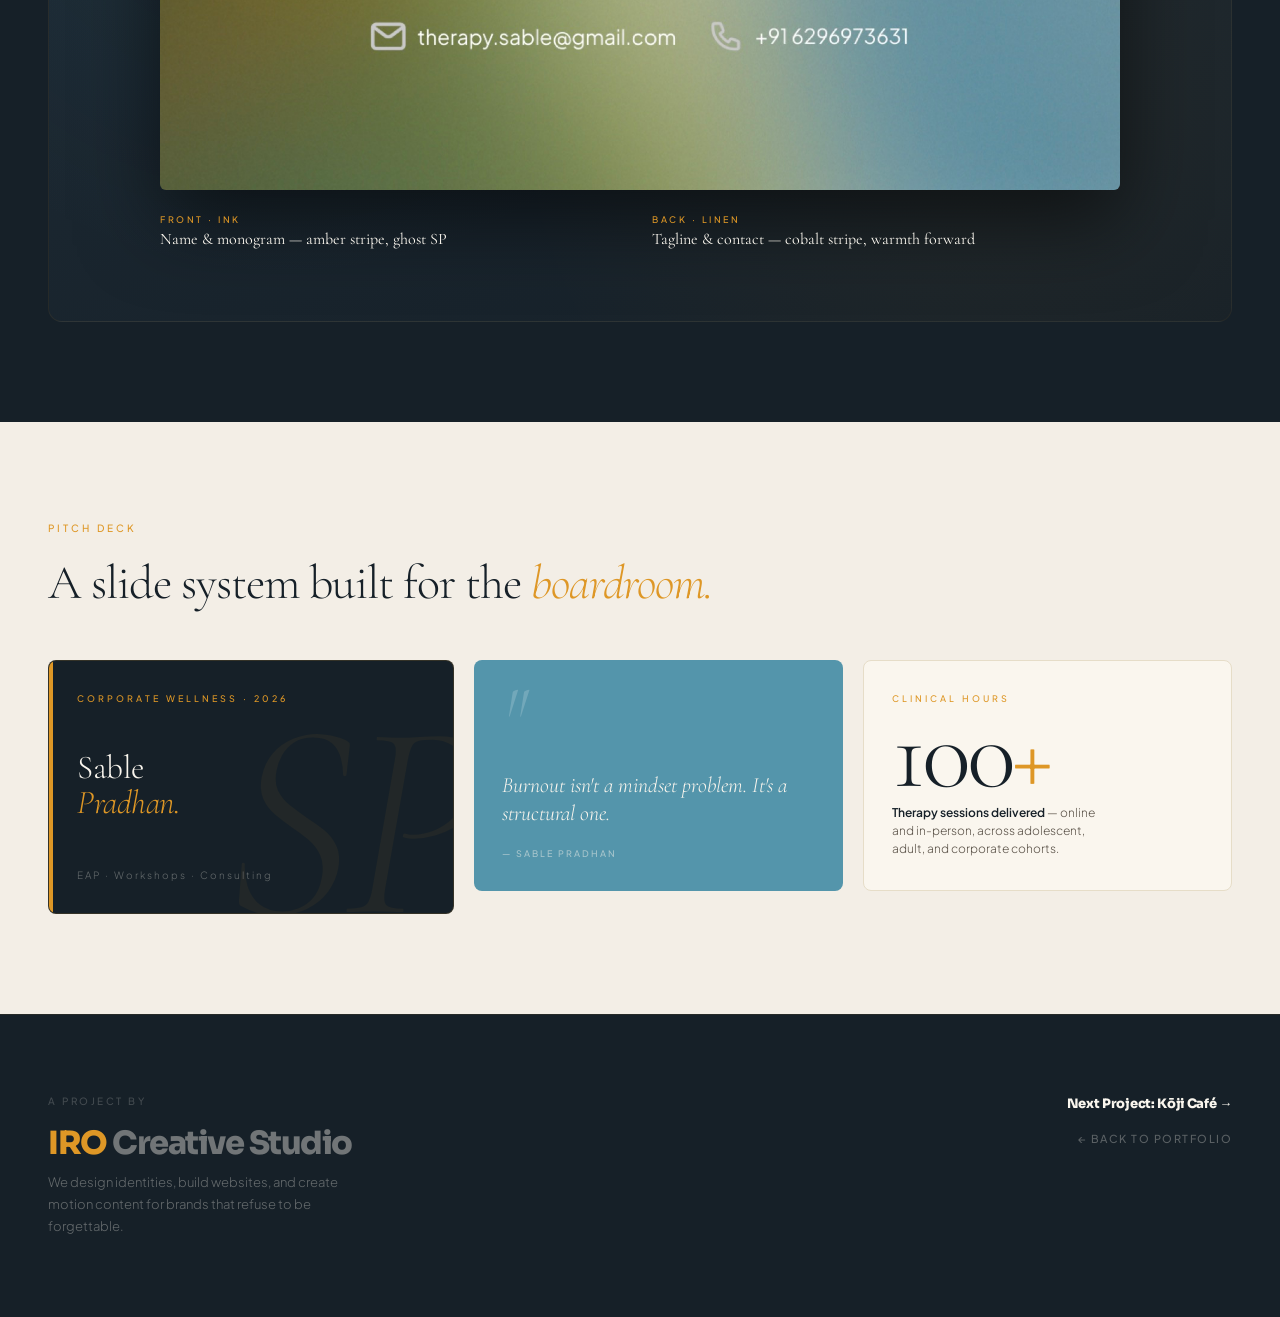
<file: projects/sable-pradhan.html>
<!DOCTYPE html>
<html lang="en">
<head>
  <meta charset="UTF-8">
  <meta name="viewport" content="width=device-width, initial-scale=1.0">
  <link rel="icon" type="image/svg+xml" href="../favicon.svg">
  <title>Sable Pradhan — Personal Brand Identity | IRO Creative Studio</title>
  <meta name="description" content="Sable Pradhan personal brand by IRO Creative Studio. Brand identity and collateral for a Kolkata-based corporate wellness consultant and mental health practitioner.">
  <link rel="preconnect" href="https://fonts.googleapis.com">
  <link rel="preconnect" href="https://fonts.gstatic.com" crossorigin>
  <link href="https://fonts.googleapis.com/css2?family=Cormorant+Garamond:ital,wght@0,300;0,400;0,600;1,300;1,400&family=Plus+Jakarta+Sans:wght@300;400;500;600;700&family=Sora:wght@300;400;700;800&display=swap" rel="stylesheet">
  <style>
    *, *::before, *::after { margin: 0; padding: 0; box-sizing: border-box; }

    :root {
      /* Sable Pradhan — client-provided palette */
      --sp-amber:      #de9726;   /* PRIMARY accent */
      --sp-cobalt:     #5495ab;   /* deep teal-blue */
      --sp-mist:       #6b9daf;   /* soft blue-grey */
      --sp-sage:       #7a9e8e;   /* muted sage */

      /* derived dark & neutral grounds (no #000 / #fff — warmth preserved) */
      --sp-ink-deep:   #162028;   /* deep cool ink for hero / dark slides */
      --sp-ink:        #1F2D38;   /* primary dark ground */
      --sp-ink-mid:    #2A3D4B;   /* elevated card on dark */
      --sp-linen:      #F3EEE6;   /* warm linen surface */
      --sp-cream:      #FAF6EE;   /* warm white */
      --sp-charcoal:   #1C1C1C;   /* primary body text */
      --sp-muted:      #8A8070;   /* captions / secondary copy */

      /* fonts — per client brief */
      --font-brand:    'Cormorant Garamond', Georgia, serif;
      --font-body:     'Plus Jakarta Sans', -apple-system, sans-serif;
      --font-display:  'Sora', sans-serif;
    }

    html { scroll-behavior: smooth; }
    body {
      font-family: var(--font-body);
      background: var(--sp-ink-deep);
      color: var(--sp-cream);
      -webkit-font-smoothing: antialiased;
    }

    /* ===== NAV ===== */
    .cs-nav {
      position: fixed; top: 0; left: 0; right: 0; z-index: 100;
      display: flex; justify-content: space-between; align-items: center;
      padding: 18px 48px;
      background: rgba(22,32,40,0.92);
      backdrop-filter: blur(20px);
      -webkit-backdrop-filter: blur(20px);
      border-bottom: 1px solid rgba(222,151,38,0.12);
    }
    .cs-nav-back {
      font-family: var(--font-body); font-size: 11px; font-weight: 400;
      text-transform: uppercase; letter-spacing: 1.5px;
      color: rgba(250,246,238,0.4);
      text-decoration: none; transition: color 0.3s ease;
    }
    .cs-nav-back:hover { color: var(--sp-cream); }
    .cs-nav-label {
      font-family: var(--font-body); font-size: 10px; font-weight: 500;
      text-transform: uppercase; letter-spacing: 2px;
      color: rgba(250,246,238,0.3);
    }
    .cs-nav-label span { color: var(--sp-amber); }

    /* ===== HERO ===== */
    .cs-hero {
      min-height: 100vh;
      background:
        radial-gradient(circle at 78% 20%, rgba(84,149,171,0.18) 0%, transparent 55%),
        radial-gradient(circle at 15% 85%, rgba(222,151,38,0.10) 0%, transparent 50%),
        linear-gradient(160deg, #1F2D38 0%, #162028 55%, #0F1820 100%);
      display: flex; align-items: flex-end;
      padding: 0 48px 80px;
      position: relative; overflow: hidden;
    }
    .cs-hero-grain {
      position: absolute; inset: 0;
      background-image:
        radial-gradient(circle at 20px 20px, rgba(222,151,38,0.05) 1.5px, transparent 1.5px),
        radial-gradient(circle at 0 0, rgba(107,157,175,0.04) 1.5px, transparent 1.5px);
      background-size: 40px 40px;
    }
    .cs-hero-number {
      position: absolute; top: 120px; right: 48px;
      font-family: var(--font-brand); font-weight: 300; font-style: italic;
      font-size: 160px; color: rgba(222,151,38,0.08); line-height: 1;
      letter-spacing: -8px; user-select: none;
    }
    .cs-hero-ghost {
      position: absolute; right: 60px; bottom: 80px;
      font-family: var(--font-brand); font-weight: 300; font-style: italic;
      font-size: 380px; color: rgba(222,151,38,0.04);
      line-height: 0.85; letter-spacing: -20px;
      user-select: none; pointer-events: none;
    }
    .cs-hero-content { position: relative; z-index: 1; max-width: 720px; }
    .cs-hero-eyebrow {
      font-family: var(--font-body); font-weight: 500;
      font-size: 10px; text-transform: uppercase; letter-spacing: 3px;
      color: var(--sp-amber); margin-bottom: 24px;
      display: flex; align-items: center; gap: 12px;
    }
    .cs-hero-eyebrow::before {
      content: ''; display: block;
      width: 24px; height: 1px; background: var(--sp-amber);
    }
    .cs-hero-title {
      font-family: var(--font-brand); font-weight: 300;
      font-size: clamp(56px, 9vw, 108px);
      color: var(--sp-cream); line-height: 0.98;
      letter-spacing: -2px; margin-bottom: 14px;
    }
    .cs-hero-title em {
      font-style: italic; color: var(--sp-amber);
      font-weight: 300;
    }
    .cs-hero-phrase {
      font-family: var(--font-brand); font-weight: 300; font-style: italic;
      font-size: clamp(20px, 2.4vw, 28px);
      color: var(--sp-cobalt); line-height: 1.3;
      letter-spacing: 0.2px; margin-bottom: 14px;
    }
    .cs-hero-tagline {
      font-family: var(--font-body); font-weight: 300;
      font-size: 15px; color: rgba(250,246,238,0.5);
      letter-spacing: 0.2px; max-width: 560px; line-height: 1.6;
    }
    .cs-hero-chips {
      display: flex; gap: 8px; margin-top: 36px; flex-wrap: wrap;
    }
    .cs-chip {
      font-size: 10px; font-weight: 500;
      text-transform: uppercase; letter-spacing: 1.2px;
      padding: 6px 14px; border-radius: 3px; border: 1px solid;
    }
    .cs-chip-brand { color: var(--sp-amber); border-color: rgba(222,151,38,0.4); }
    .cs-chip-dark  { color: rgba(250,246,238,0.4); border-color: rgba(255,255,255,0.12); }
    .cs-hero-scroll {
      position: absolute; bottom: 48px; right: 48px;
      font-size: 9px; text-transform: uppercase; letter-spacing: 2px;
      color: rgba(250,246,238,0.22); writing-mode: vertical-rl;
    }

    /* ===== OVERVIEW ===== */
    .cs-overview {
      background: var(--sp-linen);
      padding: 100px 48px;
    }
    .cs-overview-grid {
      display: grid; grid-template-columns: 1.4fr 1fr;
      gap: 64px; align-items: start;
    }
    .cs-section-label {
      font-family: var(--font-body); font-weight: 500;
      font-size: 10px; text-transform: uppercase; letter-spacing: 3px;
      color: var(--sp-amber); margin-bottom: 20px;
    }
    .cs-brief-heading {
      font-family: var(--font-brand); font-weight: 300;
      font-size: clamp(28px, 3.2vw, 42px);
      color: var(--sp-ink-deep); letter-spacing: -0.5px;
      line-height: 1.15; margin-bottom: 26px;
    }
    .cs-brief-heading em { font-style: italic; color: var(--sp-amber); font-weight: 300; }
    .cs-brief-text {
      font-weight: 300; font-size: 15px;
      color: #4A4540; line-height: 1.85;
      margin-bottom: 16px;
    }
    .cs-meta-block { border-top: 1px solid #D8CEBE; padding-top: 28px; }
    .cs-meta-item { margin-bottom: 20px; }
    .cs-meta-item-label {
      font-family: var(--font-body); font-weight: 500;
      font-size: 9px; text-transform: uppercase; letter-spacing: 2.5px;
      color: var(--sp-muted); margin-bottom: 5px;
    }
    .cs-meta-item-value {
      font-weight: 500; font-size: 14px; color: var(--sp-charcoal); line-height: 1.5;
    }
    .cs-deliverables { display: flex; flex-direction: column; gap: 6px; margin-top: 6px; }
    .cs-deliverable {
      font-size: 13px; font-weight: 300; color: #5A5248;
      display: flex; align-items: center; gap: 8px;
    }
    .cs-deliverable::before {
      content: ''; display: block;
      width: 4px; height: 4px; border-radius: 50%;
      background: var(--sp-amber); flex-shrink: 0;
    }

    /* ===== LOGO SYSTEM ===== */
    .cs-logos {
      background: var(--sp-ink-deep);
      padding: 100px 48px;
    }
    .cs-logos-heading {
      font-family: var(--font-brand); font-weight: 300;
      font-size: clamp(30px, 4vw, 48px);
      color: var(--sp-cream); letter-spacing: -1px;
      margin-top: 10px; margin-bottom: 56px;
    }
    .cs-logos-heading em { font-style: italic; color: var(--sp-amber); font-weight: 300; }
    .cs-logo-grid {
      display: grid; grid-template-columns: 1fr 1fr;
      gap: 16px;
    }
    .cs-logo-cell {
      border-radius: 10px; padding: 48px 40px;
      display: flex; flex-direction: column;
      align-items: center; justify-content: center;
      min-height: 300px; position: relative; overflow: hidden;
    }
    .cs-logo-cell-label {
      position: absolute; bottom: 16px; left: 20px;
      font-family: var(--font-body); font-weight: 500;
      font-size: 9px; text-transform: uppercase; letter-spacing: 2px;
    }
    .cs-logo-cell img {
      width: 260px; height: auto; object-fit: contain;
      position: relative; z-index: 1;
    }

    .lc-ink     { background: var(--sp-ink); }
    .lc-ink .cs-logo-cell-label { color: rgba(250,246,238,0.3); }
    .lc-linen   { background: var(--sp-linen); }
    .lc-linen .cs-logo-cell-label { color: rgba(28,28,28,0.4); }
    .lc-amber   { background: var(--sp-amber); }
    .lc-amber .cs-logo-cell-label { color: rgba(250,246,238,0.6); }
    .lc-cobalt  { background: var(--sp-cobalt); }
    .lc-cobalt .cs-logo-cell-label { color: rgba(250,246,238,0.7); }

    /* decorative grain on dark cells */
    .lc-ink::before, .lc-cobalt::before {
      content: ''; position: absolute; inset: 0;
      background-image:
        radial-gradient(circle at 12px 12px, rgba(222,151,38,0.06) 1px, transparent 1px),
        radial-gradient(circle at 0 0, rgba(222,151,38,0.04) 1px, transparent 1px);
      background-size: 24px 24px;
    }

    /* invert logo on amber/cobalt backgrounds so it reads */
    .lc-amber img, .lc-cobalt img { filter: brightness(0) invert(1); }
    /* on ink, keep logo warm white */
    .lc-ink img { filter: brightness(0) invert(1); }

    /* ===== COLOR PALETTE ===== */
    .cs-colors {
      background: var(--sp-linen);
      padding: 100px 48px;
    }
    .cs-colors-heading {
      font-family: var(--font-brand); font-weight: 300;
      font-size: clamp(30px, 4vw, 48px);
      color: var(--sp-ink-deep); letter-spacing: -1px;
      margin-top: 10px; margin-bottom: 48px;
    }
    .cs-colors-heading em { font-style: italic; color: var(--sp-amber); font-weight: 300; }
    .cs-color-strip {
      display: grid; grid-template-columns: repeat(6, 1fr);
      gap: 12px; align-items: end;
    }
    .cs-color-swatch { border-radius: 8px; margin-bottom: 16px; }
    .cs-color-item:nth-child(1) .cs-color-swatch { height: 190px; }
    .cs-color-item:nth-child(2) .cs-color-swatch { height: 160px; }
    .cs-color-item:nth-child(3) .cs-color-swatch { height: 140px; }
    .cs-color-item:nth-child(4) .cs-color-swatch { height: 120px; }
    .cs-color-item:nth-child(5) .cs-color-swatch { height: 100px; }
    .cs-color-item:nth-child(6) .cs-color-swatch { height: 90px; }
    .cs-color-name {
      font-family: var(--font-brand); font-weight: 600;
      font-size: 15px; color: var(--sp-ink-deep); margin-bottom: 3px;
    }
    .cs-color-hex {
      font-family: var(--font-body); font-weight: 400;
      font-size: 12px; color: var(--sp-muted);
      letter-spacing: 0.5px; margin-bottom: 6px;
    }
    .cs-color-use { font-size: 11px; font-weight: 300; color: #6A5A48; line-height: 1.5; }

    /* ===== TYPOGRAPHY ===== */
    .cs-type {
      background: var(--sp-ink);
      padding: 100px 48px;
    }
    .cs-type-heading {
      font-family: var(--font-brand); font-weight: 300;
      font-size: clamp(30px, 4vw, 48px);
      color: var(--sp-cream); letter-spacing: -1px;
      margin-top: 10px; margin-bottom: 56px;
    }
    .cs-type-heading em { font-style: italic; color: var(--sp-amber); font-weight: 300; }
    .cs-type-grid {
      display: grid; grid-template-columns: 1fr 1fr; gap: 40px;
    }
    .cs-type-block {
      background: rgba(15,24,32,0.55);
      border: 1px solid rgba(222,151,38,0.1);
      border-radius: 10px; padding: 40px 36px;
    }
    .cs-type-role {
      font-family: var(--font-body); font-weight: 500;
      font-size: 9px; text-transform: uppercase; letter-spacing: 3px;
      color: rgba(250,246,238,0.3); margin-bottom: 28px;
    }
    .cs-type-specimen-brand {
      font-family: var(--font-brand); font-weight: 300;
      font-size: clamp(44px, 5.5vw, 72px);
      color: var(--sp-cream); line-height: 1.05;
      letter-spacing: -1.5px; margin-bottom: 18px;
    }
    .cs-type-specimen-brand em { font-style: italic; color: var(--sp-amber); font-weight: 300; }
    .cs-type-specimen-body {
      font-family: var(--font-body); font-weight: 300;
      font-size: clamp(22px, 2.6vw, 32px);
      color: var(--sp-cream); line-height: 1.35;
      margin-bottom: 18px;
    }
    .cs-type-specimen-body strong { font-weight: 600; color: var(--sp-cream); }
    .cs-type-name {
      font-family: var(--font-body); font-weight: 500;
      font-size: 13px; color: var(--sp-amber); margin-bottom: 4px;
      letter-spacing: 0.2px;
    }
    .cs-type-desc {
      font-size: 12px; font-weight: 300;
      color: rgba(250,246,238,0.35); line-height: 1.7;
    }
    .cs-type-sample {
      font-family: var(--font-body); font-weight: 300;
      font-size: 12px; color: rgba(250,246,238,0.4);
      line-height: 1.75; margin-top: 20px;
      border-top: 1px solid rgba(222,151,38,0.1); padding-top: 20px;
      letter-spacing: 0.3px;
    }

    /* ===== BUSINESS CARD — REAL ASSET ===== */
    .cs-card {
      background: var(--sp-ink-deep);
      padding: 100px 48px;
      border-top: 1px solid rgba(222,151,38,0.08);
    }
    .cs-card-heading {
      font-family: var(--font-brand); font-weight: 300;
      font-size: clamp(30px, 4vw, 48px);
      color: var(--sp-cream); letter-spacing: -1px;
      margin-top: 10px; margin-bottom: 14px;
    }
    .cs-card-heading em { font-style: italic; color: var(--sp-amber); font-weight: 300; }
    .cs-card-sub {
      font-family: var(--font-brand); font-weight: 300; font-style: italic;
      font-size: 20px; color: var(--sp-mist);
      margin-bottom: 48px;
    }
    .cs-card-frame {
      background: linear-gradient(160deg, #1F2D38 0%, #162028 100%);
      border-radius: 14px;
      padding: 72px 48px;
      position: relative; overflow: hidden;
      border: 1px solid rgba(222,151,38,0.08);
    }
    .cs-card-frame::before {
      content: ''; position: absolute; inset: 0;
      background-image:
        radial-gradient(circle at 20% 30%, rgba(84,149,171,0.08) 0%, transparent 45%),
        radial-gradient(circle at 80% 70%, rgba(222,151,38,0.06) 0%, transparent 45%);
      pointer-events: none;
    }
    .cs-card-image {
      position: relative; z-index: 1;
      width: 100%; max-width: 960px;
      margin: 0 auto; display: block;
      border-radius: 6px;
      box-shadow: 0 30px 80px rgba(0,0,0,0.55);
    }
    .cs-card-captions {
      position: relative; z-index: 1;
      display: flex; justify-content: space-between;
      max-width: 960px; margin: 24px auto 0;
      gap: 24px;
    }
    .cs-card-caption {
      flex: 1;
    }
    .cs-card-caption-label {
      font-family: var(--font-body); font-weight: 500;
      font-size: 9px; text-transform: uppercase; letter-spacing: 2.5px;
      color: var(--sp-amber); margin-bottom: 4px;
    }
    .cs-card-caption-name {
      font-family: var(--font-brand); font-size: 16px; font-weight: 400;
      color: var(--sp-cream);
    }

    /* ===== PITCH DECK PREVIEW ===== */
    .cs-deck {
      background: var(--sp-linen);
      padding: 100px 48px;
    }
    .cs-deck-heading {
      font-family: var(--font-brand); font-weight: 300;
      font-size: clamp(30px, 4vw, 48px);
      color: var(--sp-ink-deep); letter-spacing: -1px;
      margin-top: 10px; margin-bottom: 48px;
    }
    .cs-deck-heading em { font-style: italic; color: var(--sp-amber); font-weight: 300; }
    .cs-deck-grid {
      display: grid; grid-template-columns: 1.1fr 1fr 1fr;
      gap: 20px;
    }
    .cs-slide {
      aspect-ratio: 16 / 10;
      border-radius: 8px;
      padding: 32px 28px;
      position: relative; overflow: hidden;
      display: flex; flex-direction: column;
      justify-content: space-between;
    }
    /* Slide A — Cover */
    .slide-cover {
      background: var(--sp-ink-deep);
      border: 1px solid rgba(222,151,38,0.15);
    }
    .slide-cover::before {
      content: 'SP'; position: absolute;
      right: -20px; bottom: -50px;
      font-family: var(--font-brand); font-style: italic; font-weight: 300;
      font-size: 280px; line-height: 1;
      color: rgba(222,151,38,0.06);
      letter-spacing: -10px; pointer-events: none;
    }
    .slide-cover .slide-stripe {
      position: absolute; left: 0; top: 0; bottom: 0;
      width: 4px; background: var(--sp-amber);
    }
    .slide-cover-eyebrow {
      font-family: var(--font-body); font-weight: 500;
      font-size: 9px; text-transform: uppercase; letter-spacing: 3px;
      color: var(--sp-amber); position: relative; z-index: 1;
    }
    .slide-cover-title {
      font-family: var(--font-brand); font-weight: 300;
      font-size: clamp(24px, 2.6vw, 36px);
      color: var(--sp-cream); line-height: 1.05;
      letter-spacing: -0.5px; position: relative; z-index: 1;
    }
    .slide-cover-title em { font-style: italic; color: var(--sp-amber); font-weight: 300; }
    .slide-cover-meta {
      font-family: var(--font-body); font-weight: 300;
      font-size: 10px; letter-spacing: 2px;
      color: rgba(250,246,238,0.35); position: relative; z-index: 1;
    }

    /* Slide B — Quote */
    .slide-quote {
      background: var(--sp-cobalt);
    }
    .slide-quote-mark {
      font-family: var(--font-brand); font-style: italic; font-weight: 300;
      font-size: 80px; color: rgba(255,255,255,0.18);
      line-height: 0.6; margin-bottom: 10px;
    }
    .slide-quote-text {
      font-family: var(--font-brand); font-style: italic; font-weight: 300;
      font-size: clamp(16px, 1.7vw, 22px);
      color: var(--sp-cream); line-height: 1.3;
    }
    .slide-quote-attr {
      font-family: var(--font-body); font-weight: 500;
      font-size: 9px; text-transform: uppercase; letter-spacing: 2px;
      color: rgba(250,246,238,0.5);
    }

    /* Slide C — Data */
    .slide-data {
      background: var(--sp-cream);
      border: 1px solid #E6DDC8;
    }
    .slide-data-label {
      font-family: var(--font-body); font-weight: 500;
      font-size: 9px; text-transform: uppercase; letter-spacing: 3px;
      color: var(--sp-amber);
    }
    .slide-data-number {
      font-family: var(--font-brand); font-weight: 300;
      font-size: clamp(64px, 8vw, 110px);
      color: var(--sp-ink-deep); line-height: 0.95;
      letter-spacing: -4px;
    }
    .slide-data-caption {
      font-family: var(--font-body); font-weight: 300;
      font-size: 12px; color: #5A5248;
      line-height: 1.5; max-width: 220px;
    }
    .slide-data-caption strong { font-weight: 600; color: var(--sp-ink-deep); }

    /* ===== PROJECT FOOTER ===== */
    .cs-footer {
      background: var(--sp-ink-deep);
      padding: 80px 48px;
      border-top: 1px solid rgba(222,151,38,0.08);
    }
    .cs-footer-grid {
      display: grid; grid-template-columns: 1fr 1fr;
      gap: 48px; align-items: start;
    }
    .cs-footer-credit {
      font-family: var(--font-body); font-weight: 500;
      font-size: 10px; text-transform: uppercase; letter-spacing: 2.5px;
      color: rgba(250,246,238,0.2); margin-bottom: 16px;
    }
    .cs-footer-studio {
      font-family: 'Sora', sans-serif; font-weight: 800;
      font-size: 32px; color: var(--sp-amber);
      letter-spacing: -1.5px; margin-bottom: 8px;
    }
    .cs-footer-studio span { color: rgba(250,246,238,0.4); }
    .cs-footer-desc {
      font-size: 13px; font-weight: 300;
      color: rgba(250,246,238,0.35); line-height: 1.7; max-width: 320px;
    }
    .cs-footer-nav {
      display: flex; flex-direction: column; align-items: flex-end; gap: 20px;
    }
    .cs-footer-next {
      font-family: 'Sora', sans-serif; font-weight: 800;
      font-size: 13px; letter-spacing: -0.3px;
      color: var(--sp-cream); text-decoration: none;
      display: flex; align-items: center; gap: 10px;
      transition: gap 0.3s ease;
    }
    .cs-footer-next:hover { gap: 16px; color: var(--sp-amber); }
    .cs-footer-back {
      font-size: 11px; font-weight: 500;
      text-transform: uppercase; letter-spacing: 1.5px;
      color: rgba(250,246,238,0.3); text-decoration: none;
      transition: color 0.3s ease;
    }
    .cs-footer-back:hover { color: var(--sp-cream); }

    /* ===== RESPONSIVE ===== */
    @media (max-width: 900px) {
      .cs-nav { padding: 16px 24px; }
      .cs-hero { padding: 0 24px 60px; }
      .cs-hero-number { display: none; }
      .cs-hero-ghost { font-size: 220px; right: -20px; bottom: 60px; }
      .cs-overview { padding: 60px 24px; }
      .cs-overview-grid { grid-template-columns: 1fr; gap: 40px; }
      .cs-logos { padding: 60px 24px; }
      .cs-logo-grid { grid-template-columns: 1fr; }
      .cs-logo-cell img { width: 180px; }
      .cs-colors { padding: 60px 24px; }
      .cs-color-strip { grid-template-columns: repeat(3, 1fr); }
      .cs-color-item:nth-child(n) .cs-color-swatch { height: 100px; }
      .cs-type { padding: 60px 24px; }
      .cs-type-grid { grid-template-columns: 1fr; }
      .cs-card { padding: 60px 24px; }
      .cs-card-frame { padding: 36px 20px; }
      .cs-card-captions { flex-direction: column; gap: 16px; }
      .cs-deck { padding: 60px 24px; }
      .cs-deck-grid { grid-template-columns: 1fr; }
      .cs-footer { padding: 60px 24px; }
      .cs-footer-grid { grid-template-columns: 1fr; }
      .cs-footer-nav { align-items: flex-start; }
    }
  </style>

  <script type="application/ld+json">
  {
    "@context": "https://schema.org",
    "@type": "CreativeWork",
    "name": "Sable Pradhan Personal Brand Identity",
    "creator": {
      "@type": "LocalBusiness",
      "name": "IRO Creative Studio",
      "url": "https://www.irocreativestudio.com"
    },
    "description": "Personal brand identity and collateral for Sable Pradhan, a Kolkata-based corporate wellness consultant, mental health practitioner, and EAP specialist.",
    "url": "https://www.irocreativestudio.com/projects/sable-pradhan.html",
    "dateCreated": "2026-04-01",
    "keywords": "personal branding, mental health practitioner, corporate wellness, Kolkata, identity design, editorial branding",
    "isPartOf": {
      "@type": "CreativeWorkSeries",
      "name": "IRO Creative Studio Portfolio"
    }
  }
  </script>
</head>
<body>

  <!-- NAV -->
  <nav class="cs-nav">
    <a href="../index.html" class="cs-nav-back">← IRO Creative Studio</a>
    <span class="cs-nav-label"><span>Sable Pradhan</span> / Personal Brand Identity</span>
  </nav>

  <!-- HERO -->
  <section class="cs-hero">
    <div class="cs-hero-grain"></div>
    <div class="cs-hero-number">01</div>
    <div class="cs-hero-ghost">SP</div>
    <div class="cs-hero-content">
      <p class="cs-hero-eyebrow">Personal Brand · Identity · Print</p>
      <h1 class="cs-hero-title">Sable<br><em>Pradhan.</em></h1>
      <p class="cs-hero-phrase">Quiet depth — composed, intelligent, deeply welcoming.</p>
      <p class="cs-hero-tagline">"The only practitioner who speaks the language of both the boardroom and the therapy room." An identity built for a clinician who operates with equal authority in C-suites and therapy rooms.</p>
      <div class="cs-hero-chips">
        <span class="cs-chip cs-chip-brand">Branding</span>
        <span class="cs-chip cs-chip-dark">Identity System</span>
        <span class="cs-chip cs-chip-dark">Business Card</span>
        <span class="cs-chip cs-chip-dark">Pitch Deck</span>
      </div>
    </div>
    <div class="cs-hero-scroll">Scroll to explore</div>
  </section>

  <!-- OVERVIEW -->
  <section class="cs-overview">
    <div class="cs-overview-grid">
      <div>
        <p class="cs-section-label">The Brief</p>
        <h2 class="cs-brief-heading">A mental health brand that refuses the soft-pink wellness playbook — and the sterile clinical one.</h2>
        <p class="cs-brief-text">Sable Pradhan is a corporate wellness consultant and mental health practitioner based in Kolkata — a clinician who sits with individuals in therapy, runs EAP programs for companies, and teaches inside schools. Rare combination. The brand had to earn credibility in all three rooms without flattening into any of them.</p>
        <p class="cs-brief-text">We built the identity around a single phrase — <em>Quiet Depth</em> — and an editorial tension between roman and italic, warm amber and cool dusk, the composed and the intimate. Cormorant Garamond carries the emotional weight; Plus Jakarta Sans handles the clinical precision. The result is a practitioner's brand that looks as confident at a boardroom pitch as it does across a consultation room.</p>
      </div>
      <div>
        <div class="cs-meta-block">
          <div class="cs-meta-item">
            <div class="cs-meta-item-label">Services</div>
            <div class="cs-meta-item-value">Brand Identity, Print Collateral, Pitch Deck</div>
          </div>
          <div class="cs-meta-item">
            <div class="cs-meta-item-label">Industry</div>
            <div class="cs-meta-item-value">Mental Health · Corporate Wellness · EAP</div>
          </div>
          <div class="cs-meta-item">
            <div class="cs-meta-item-label">Location</div>
            <div class="cs-meta-item-value">Kolkata, India</div>
          </div>
          <div class="cs-meta-item">
            <div class="cs-meta-item-label">Year</div>
            <div class="cs-meta-item-value">2026</div>
          </div>
          <div class="cs-meta-item">
            <div class="cs-meta-item-label">Deliverables</div>
            <div class="cs-deliverables">
              <span class="cs-deliverable">Primary wordmark &amp; SP monogram</span>
              <span class="cs-deliverable">Colour system &amp; typography</span>
              <span class="cs-deliverable">Business card (dual-sided)</span>
              <span class="cs-deliverable">Pitch deck slide system</span>
              <span class="cs-deliverable">Photography &amp; motif direction</span>
              <span class="cs-deliverable">Social media template system</span>
            </div>
          </div>
        </div>
      </div>
    </div>
  </section>

  <!-- LOGO SYSTEM -->
  <section class="cs-logos">
    <p class="cs-section-label">The Mark</p>
    <h2 class="cs-logos-heading">One mark,<br>four <em>rooms.</em></h2>
    <div class="cs-logo-grid">
      <div class="cs-logo-cell lc-ink">
        <img src="../assets/images/sable-pradhan/brandmark.svg" alt="Sable Pradhan brandmark on deep ink background">
        <div class="cs-logo-cell-label">Primary · on ink</div>
      </div>
      <div class="cs-logo-cell lc-linen">
        <img src="../assets/images/sable-pradhan/brandmark.svg" alt="Sable Pradhan brandmark on warm linen background">
        <div class="cs-logo-cell-label">Light · on linen</div>
      </div>
      <div class="cs-logo-cell lc-amber">
        <img src="../assets/images/sable-pradhan/brandmark.svg" alt="Sable Pradhan brandmark reversed on amber">
        <div class="cs-logo-cell-label">Accent · on amber</div>
      </div>
      <div class="cs-logo-cell lc-cobalt">
        <img src="../assets/images/sable-pradhan/brandmark.svg" alt="Sable Pradhan brandmark reversed on cobalt">
        <div class="cs-logo-cell-label">Secondary · on cobalt</div>
      </div>
    </div>
  </section>

  <!-- COLOR PALETTE -->
  <section class="cs-colors">
    <p class="cs-section-label">Colour System</p>
    <h2 class="cs-colors-heading">Amber is the light.<br>Cool tones are the <em>room.</em></h2>
    <div class="cs-color-strip">
      <div class="cs-color-item">
        <div class="cs-color-swatch" style="background:#de9726"></div>
        <div class="cs-color-name">Amber</div>
        <div class="cs-color-hex">#DE9726</div>
        <div class="cs-color-use">Primary accent. Labels, rule lines, CTAs.</div>
      </div>
      <div class="cs-color-item">
        <div class="cs-color-swatch" style="background:#5495ab"></div>
        <div class="cs-color-name">Cobalt</div>
        <div class="cs-color-hex">#5495AB</div>
        <div class="cs-color-use">Secondary. Quote slides, pull copy.</div>
      </div>
      <div class="cs-color-item">
        <div class="cs-color-swatch" style="background:#6b9daf"></div>
        <div class="cs-color-name">Mist</div>
        <div class="cs-color-hex">#6B9DAF</div>
        <div class="cs-color-use">Tint. Highlights, hover states.</div>
      </div>
      <div class="cs-color-item">
        <div class="cs-color-swatch" style="background:#7a9e8e"></div>
        <div class="cs-color-name">Sage</div>
        <div class="cs-color-hex">#7A9E8E</div>
        <div class="cs-color-use">Support. Calming fills, data charts.</div>
      </div>
      <div class="cs-color-item">
        <div class="cs-color-swatch" style="background:#162028"></div>
        <div class="cs-color-name">Deep Ink</div>
        <div class="cs-color-hex">#162028</div>
        <div class="cs-color-use">Dark ground. Cover slides, print front.</div>
      </div>
      <div class="cs-color-item">
        <div class="cs-color-swatch" style="background:#F3EEE6; border:1px solid #DCD2C2"></div>
        <div class="cs-color-name">Linen</div>
        <div class="cs-color-hex">#F3EEE6</div>
        <div class="cs-color-use">Warm surface. Body pages, card stock.</div>
      </div>
    </div>
  </section>

  <!-- TYPOGRAPHY -->
  <section class="cs-type">
    <p class="cs-section-label">Typography</p>
    <h2 class="cs-type-heading">Roman &amp; <em>italic</em>,<br>set together.</h2>
    <div class="cs-type-grid">
      <div class="cs-type-block">
        <div class="cs-type-role">Display / Headline</div>
        <div class="cs-type-specimen-brand">Sable<br><em>Pradhan.</em></div>
        <div class="cs-type-name">Cormorant Garamond</div>
        <div class="cs-type-desc">Editorial serif used at Light 300 — roman and italic mixed in the same line. The italic carries the emotional word; the roman anchors it. Never used at weight 600 or above.</div>
        <div class="cs-type-sample">Weights · 300 Light · 400 Regular · 300 Italic · 400 Italic</div>
      </div>
      <div class="cs-type-block">
        <div class="cs-type-role">Body / Interface</div>
        <div class="cs-type-specimen-body">Grounded, accessible, <strong>direct.</strong><br>Clinical when it adds precision — never as gatekeeping.</div>
        <div class="cs-type-name">Plus Jakarta Sans</div>
        <div class="cs-type-desc">Clean humanist sans for body copy, captions, and labels. Labels always set in 500, uppercase, with generous 0.15–0.2em tracking — in amber.</div>
        <div class="cs-type-sample">Weights · 300 Light · 400 Regular · 500 Medium · 600 SemiBold</div>
      </div>
    </div>
  </section>

  <!-- BUSINESS CARD -->
  <section class="cs-card">
    <p class="cs-section-label">Print · Collateral</p>
    <h2 class="cs-card-heading">A card that <em>carries</em> the room.</h2>
    <p class="cs-card-sub">Dual-sided — ink front, linen back.</p>

    <div class="cs-card-frame">
      <img src="../assets/images/sable-pradhan/business-card.jpg" alt="Sable Pradhan business card — front and back, dual-sided print" class="cs-card-image">
      <div class="cs-card-captions">
        <div class="cs-card-caption">
          <div class="cs-card-caption-label">Front · Ink</div>
          <div class="cs-card-caption-name">Name &amp; monogram — amber stripe, ghost SP</div>
        </div>
        <div class="cs-card-caption">
          <div class="cs-card-caption-label">Back · Linen</div>
          <div class="cs-card-caption-name">Tagline &amp; contact — cobalt stripe, warmth forward</div>
        </div>
      </div>
    </div>
  </section>

  <!-- PITCH DECK PREVIEW -->
  <section class="cs-deck">
    <p class="cs-section-label">Pitch Deck</p>
    <h2 class="cs-deck-heading">A slide system built for the <em>boardroom.</em></h2>
    <div class="cs-deck-grid">

      <!-- Cover slide -->
      <div class="cs-slide slide-cover">
        <span class="slide-stripe"></span>
        <div class="slide-cover-eyebrow">Corporate Wellness · 2026</div>
        <div class="slide-cover-title">Sable<br><em>Pradhan.</em></div>
        <div class="slide-cover-meta">EAP · Workshops · Consulting</div>
      </div>

      <!-- Quote slide -->
      <div class="cs-slide slide-quote">
        <div class="slide-quote-mark">"</div>
        <div class="slide-quote-text">Burnout isn't a mindset problem. It's a structural one.</div>
        <div class="slide-quote-attr">— Sable Pradhan</div>
      </div>

      <!-- Data slide -->
      <div class="cs-slide slide-data">
        <div class="slide-data-label">Clinical Hours</div>
        <div class="slide-data-number">100<span style="color:var(--sp-amber); font-style:italic;">+</span></div>
        <div class="slide-data-caption"><strong>Therapy sessions delivered</strong> — online and in-person, across adolescent, adult, and corporate cohorts.</div>
      </div>

    </div>
  </section>

  <!-- PROJECT FOOTER -->
  <section class="cs-footer">
    <div class="cs-footer-grid">
      <div>
        <div class="cs-footer-credit">A project by</div>
        <div class="cs-footer-studio">IRO <span>Creative Studio</span></div>
        <p class="cs-footer-desc">We design identities, build websites, and create motion content for brands that refuse to be forgettable.</p>
      </div>
      <div class="cs-footer-nav">
        <a href="./koji-cafe.html" class="cs-footer-next">Next Project: Kōji Café →</a>
        <a href="../index.html" class="cs-footer-back">← Back to portfolio</a>
      </div>
    </div>
  </section>

</body>
</html>
</file>
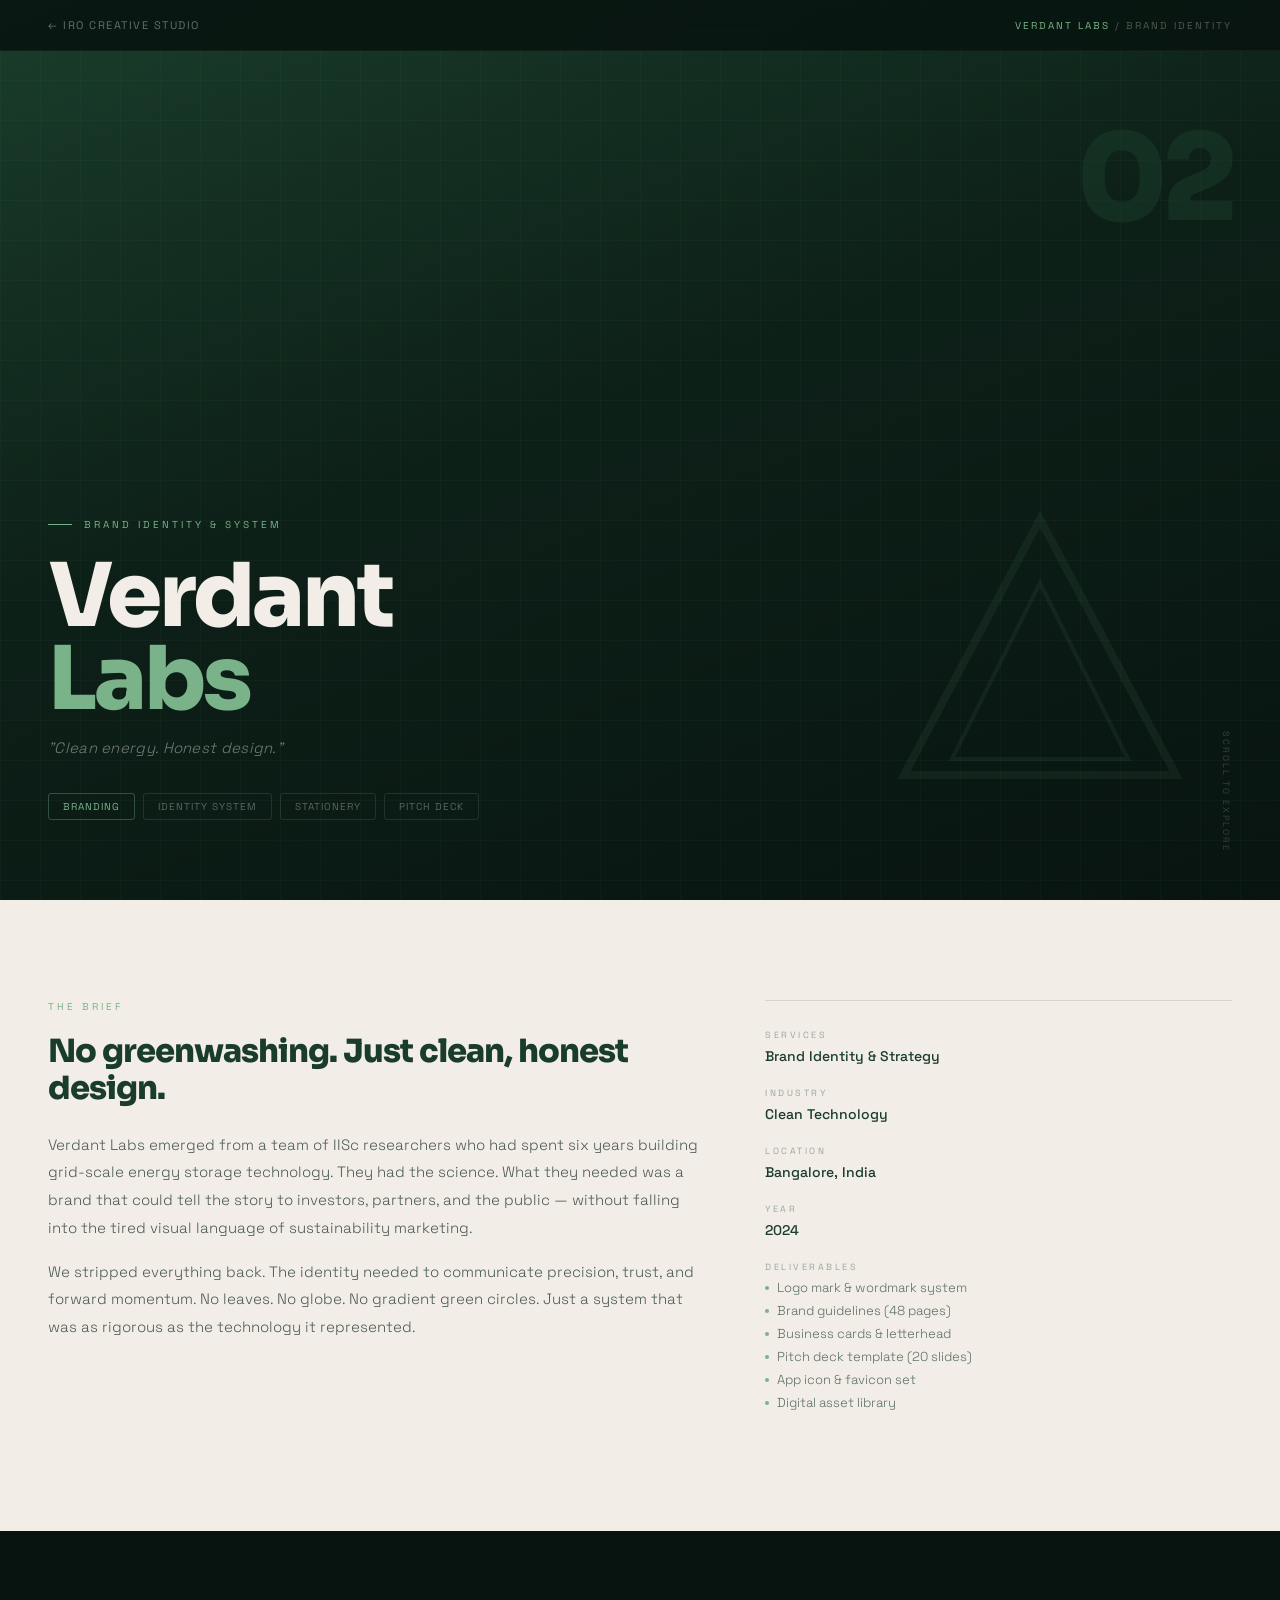
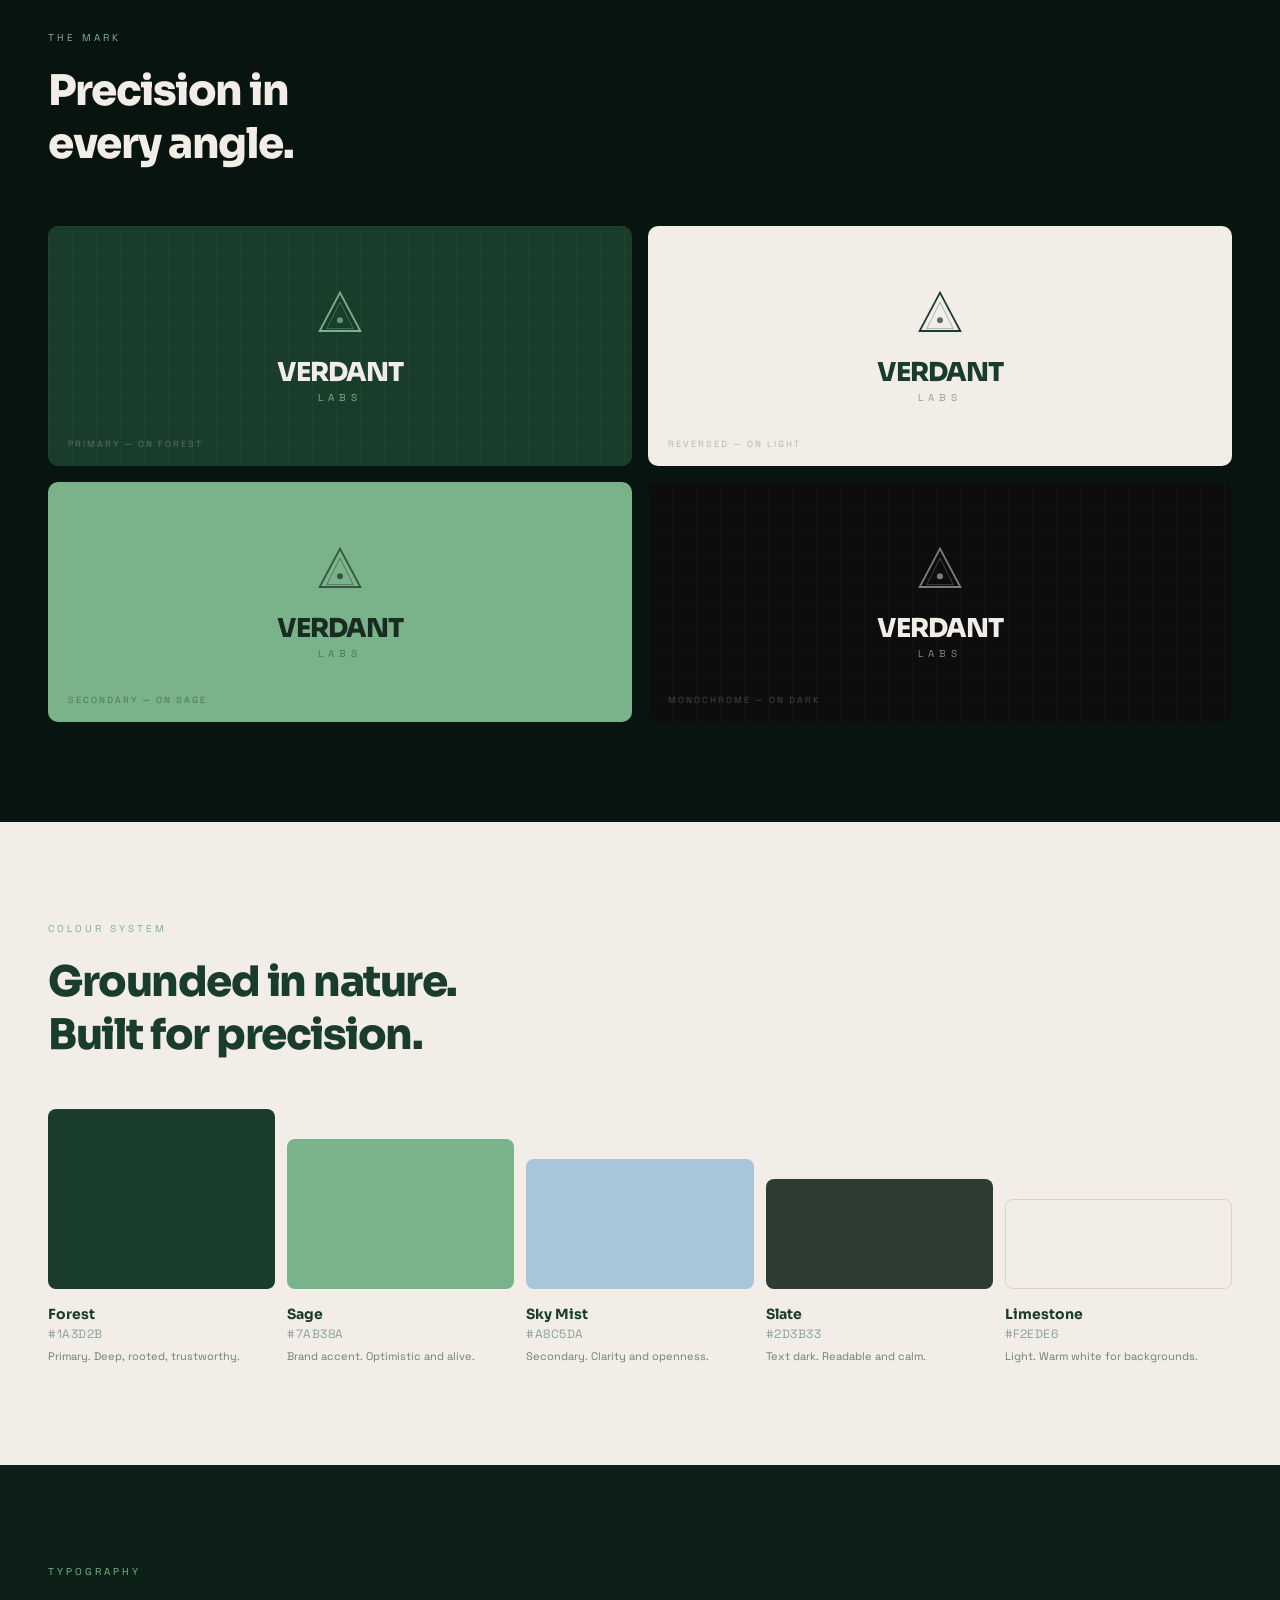
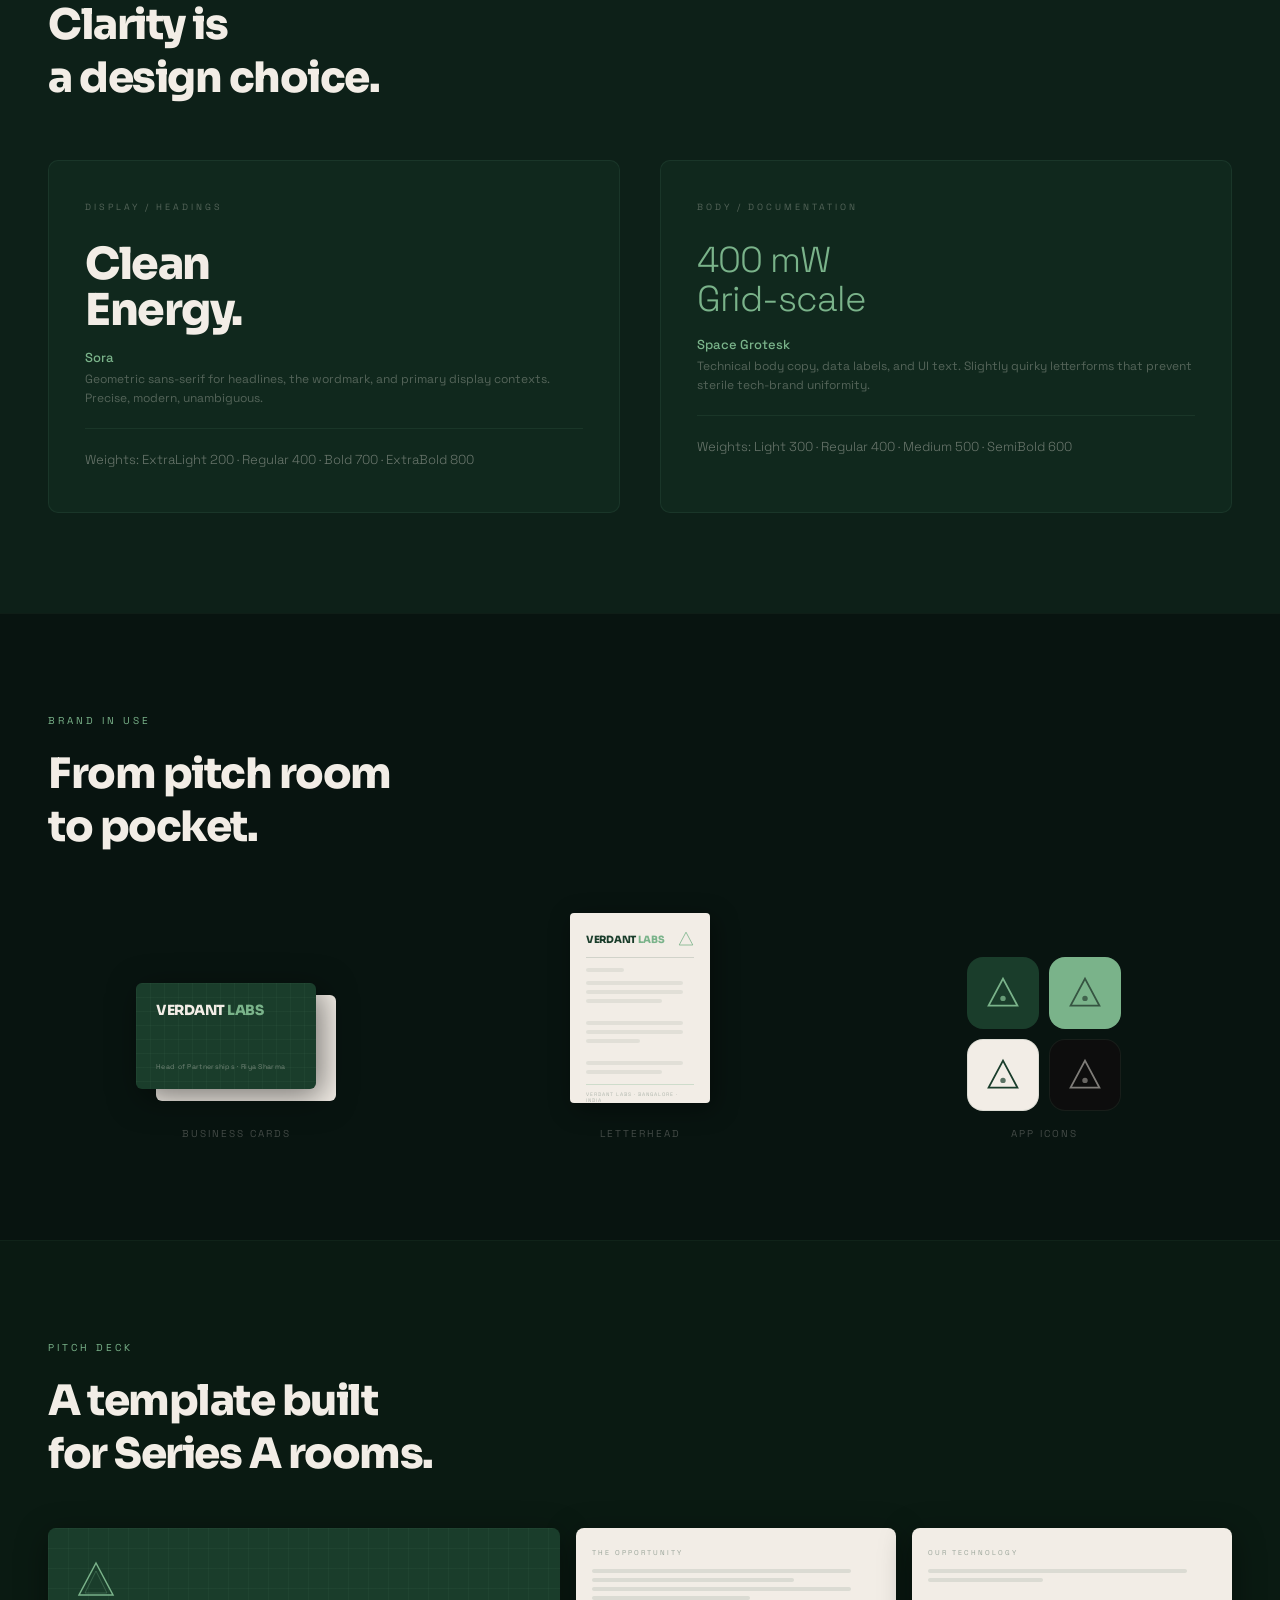
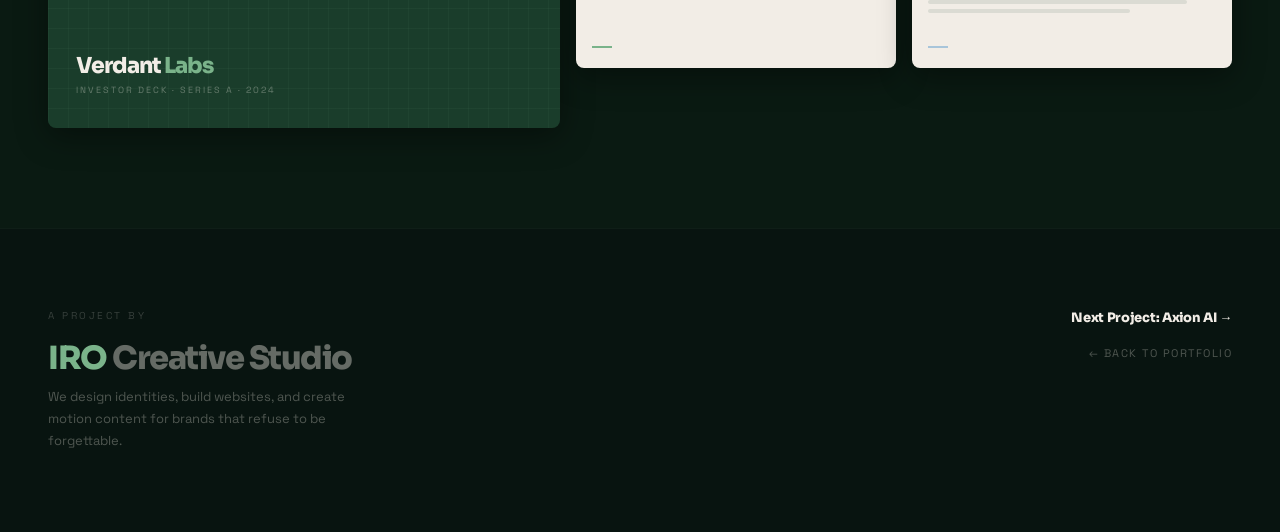
<file: projects/verdant-labs.html>
<!DOCTYPE html>
<html lang="en">
<head>
  <meta charset="UTF-8">
  <meta name="viewport" content="width=device-width, initial-scale=1.0">
  <link rel="icon" type="image/svg+xml" href="../favicon.svg">
  <title>Verdant Labs — Clean-Tech Branding | IRO Creative Studio</title>
  <meta name="description" content="Verdant Labs branding by IRO Creative Studio. Complete brand identity for Bangalore-based clean-tech startup, including logo, visual system, and guidelines.">
  <link rel="preconnect" href="https://fonts.googleapis.com">
  <link rel="preconnect" href="https://fonts.gstatic.com" crossorigin>
  <link href="https://fonts.googleapis.com/css2?family=Sora:wght@200;300;400;700;800&family=Space+Grotesk:wght@300;400;500;600;700&family=Noto+Serif+JP:wght@300;400;700&display=swap" rel="stylesheet">
  <style>
    *, *::before, *::after { margin: 0; padding: 0; box-sizing: border-box; }

    :root {
      /* Verdant Labs palette */
      --v-forest:    #1A3D2B;
      --v-dark:      #0D2018;
      --v-deep:      #081410;
      --v-sage:      #7AB38A;
      --v-sky:       #A8C5DA;
      --v-limestone: #F2EDE6;
      --v-slate:     #2D3B33;
      --v-cream:     #F8F5F0;
      --font-display: 'Sora', sans-serif;
      --font-body: 'Space Grotesk', sans-serif;
      --font-jp: 'Noto Serif JP', serif;
    }

    html { scroll-behavior: smooth; }
    body {
      font-family: var(--font-body);
      background: var(--v-deep);
      color: var(--v-limestone);
      -webkit-font-smoothing: antialiased;
    }

    /* ===== NAV ===== */
    .cs-nav {
      position: fixed; top: 0; left: 0; right: 0; z-index: 100;
      display: flex; justify-content: space-between; align-items: center;
      padding: 18px 48px;
      background: rgba(8,20,16,0.9);
      backdrop-filter: blur(20px);
      -webkit-backdrop-filter: blur(20px);
      border-bottom: 1px solid rgba(122,179,138,0.06);
    }
    .cs-nav-back {
      font-family: var(--font-body); font-size: 11px;
      text-transform: uppercase; letter-spacing: 1.5px;
      color: rgba(242,237,230,0.4);
      text-decoration: none; transition: color 0.3s ease;
    }
    .cs-nav-back:hover { color: var(--v-limestone); }
    .cs-nav-label {
      font-family: var(--font-body); font-size: 10px;
      text-transform: uppercase; letter-spacing: 2px;
      color: rgba(242,237,230,0.3);
    }
    .cs-nav-label span { color: var(--v-sage); }

    /* ===== HERO ===== */
    .cs-hero {
      min-height: 100vh;
      background: linear-gradient(160deg, #1A3D2B 0%, #0D2018 45%, #081410 100%);
      display: flex; align-items: flex-end;
      padding: 0 48px 80px;
      position: relative; overflow: hidden;
    }
    .cs-hero-grid-bg {
      position: absolute; inset: 0;
      background-image:
        linear-gradient(rgba(122,179,138,0.04) 1px, transparent 1px),
        linear-gradient(90deg, rgba(122,179,138,0.04) 1px, transparent 1px);
      background-size: 40px 40px;
    }
    .cs-hero-number {
      position: absolute; top: 120px; right: 48px;
      font-family: var(--font-display); font-weight: 800;
      font-size: 120px; color: rgba(26,61,43,0.5); line-height: 1;
      letter-spacing: -6px; user-select: none;
    }
    .cs-hero-mark {
      position: absolute; right: 80px; bottom: 80px;
      opacity: 0.08;
    }
    .cs-hero-content { position: relative; z-index: 1; max-width: 680px; }
    .cs-hero-eyebrow {
      font-family: var(--font-body); font-size: 10px;
      text-transform: uppercase; letter-spacing: 3px;
      color: var(--v-sage); margin-bottom: 24px;
      display: flex; align-items: center; gap: 12px;
    }
    .cs-hero-eyebrow::before {
      content: ''; display: block;
      width: 24px; height: 1px; background: var(--v-sage);
    }
    .cs-hero-title {
      font-family: var(--font-display); font-weight: 800;
      font-size: clamp(48px, 8vw, 88px);
      color: var(--v-limestone); line-height: 0.95;
      letter-spacing: -3px; margin-bottom: 16px;
    }
    .cs-hero-title .accent { color: var(--v-sage); }
    .cs-hero-tagline {
      font-family: var(--font-body); font-weight: 300;
      font-size: 15px; color: rgba(242,237,230,0.45);
      letter-spacing: 0.3px; font-style: italic;
    }
    .cs-hero-chips {
      display: flex; gap: 8px; margin-top: 36px; flex-wrap: wrap;
    }
    .cs-chip {
      font-size: 10px; text-transform: uppercase; letter-spacing: 1px;
      padding: 6px 14px; border-radius: 3px; border: 1px solid;
    }
    .cs-chip-sage { color: var(--v-sage); border-color: rgba(122,179,138,0.35); }
    .cs-chip-dark { color: rgba(242,237,230,0.35); border-color: rgba(255,255,255,0.1); }
    .cs-hero-scroll {
      position: absolute; bottom: 48px; right: 48px;
      font-size: 9px; text-transform: uppercase; letter-spacing: 2px;
      color: rgba(242,237,230,0.2); writing-mode: vertical-rl;
    }

    /* ===== OVERVIEW ===== */
    .cs-overview {
      background: var(--v-limestone);
      padding: 100px 48px;
    }
    .cs-overview-grid {
      display: grid; grid-template-columns: 1.4fr 1fr;
      gap: 64px; align-items: start;
    }
    .cs-section-label {
      font-family: var(--font-body); font-size: 10px;
      text-transform: uppercase; letter-spacing: 3px;
      color: var(--v-sage); margin-bottom: 20px;
    }
    .cs-brief-heading {
      font-family: var(--font-display); font-weight: 800;
      font-size: clamp(24px, 3vw, 32px);
      color: var(--v-forest); letter-spacing: -1px;
      line-height: 1.15; margin-bottom: 24px;
    }
    .cs-brief-text {
      font-weight: 300; font-size: 15px;
      color: #4A5A52; line-height: 1.85;
      margin-bottom: 16px;
    }
    .cs-meta-block { border-top: 1px solid #D8D2CA; padding-top: 28px; }
    .cs-meta-item { margin-bottom: 20px; }
    .cs-meta-item-label {
      font-size: 9px; text-transform: uppercase; letter-spacing: 2.5px;
      color: #9AA89E; margin-bottom: 5px;
    }
    .cs-meta-item-value {
      font-weight: 500; font-size: 14px; color: var(--v-forest); line-height: 1.5;
    }
    .cs-deliverables { display: flex; flex-direction: column; gap: 6px; margin-top: 6px; }
    .cs-deliverable {
      font-size: 13px; font-weight: 300; color: #5A6E64;
      display: flex; align-items: center; gap: 8px;
    }
    .cs-deliverable::before {
      content: ''; display: block;
      width: 4px; height: 4px; border-radius: 50%;
      background: var(--v-sage); flex-shrink: 0;
    }

    /* ===== LOGO SYSTEM ===== */
    .cs-logos {
      background: var(--v-deep);
      padding: 100px 48px;
    }
    .cs-logos-heading {
      font-family: var(--font-display); font-weight: 800;
      font-size: clamp(28px, 4vw, 42px);
      color: var(--v-limestone); letter-spacing: -1.5px;
      margin-top: 10px; margin-bottom: 56px;
    }
    .cs-logo-grid {
      display: grid; grid-template-columns: 1fr 1fr;
      gap: 16px;
    }
    .cs-logo-cell {
      border-radius: 10px; padding: 48px 40px;
      display: flex; flex-direction: column;
      align-items: center; justify-content: center;
      min-height: 240px; position: relative; overflow: hidden;
    }
    .cs-logo-cell-label {
      position: absolute; bottom: 16px; left: 20px;
      font-size: 9px; text-transform: uppercase; letter-spacing: 2px;
    }
    .lc-forest { background: var(--v-forest); }
    .lc-forest .cs-logo-cell-label { color: rgba(242,237,230,0.3); }
    .lc-light { background: var(--v-limestone); }
    .lc-light .cs-logo-cell-label { color: rgba(26,61,43,0.35); }
    .lc-sage { background: var(--v-sage); }
    .lc-sage .cs-logo-cell-label { color: rgba(8,20,16,0.4); }
    .lc-dark { background: #0D0D0D; }
    .lc-dark .cs-logo-cell-label { color: rgba(242,237,230,0.25); }

    /* Grid pattern on cell bg */
    .lc-forest::before, .lc-dark::before {
      content: ''; position: absolute; inset: 0;
      background-image:
        linear-gradient(rgba(122,179,138,0.04) 1px, transparent 1px),
        linear-gradient(90deg, rgba(122,179,138,0.04) 1px, transparent 1px);
      background-size: 24px 24px;
    }

    /* Logo mark styles */
    .v-mark { margin-bottom: 18px; }
    .v-wordmark {
      font-family: var(--font-display); font-weight: 800;
      font-size: 26px; letter-spacing: -1px; line-height: 1;
    }
    .v-wordmark-sub {
      font-family: var(--font-body); font-size: 10px;
      letter-spacing: 5px; text-transform: uppercase; margin-top: 5px;
    }
    .v-wm-primary { color: var(--v-limestone); }
    .v-wm-primary-sub { color: var(--v-sage); }
    .v-wm-forest { color: var(--v-forest); }
    .v-wm-forest-sub { color: rgba(26,61,43,0.5); }
    .v-wm-dark { color: rgba(8,20,16,0.85); }
    .v-wm-white { color: var(--v-limestone); }
    .v-wm-white-sub { color: rgba(242,237,230,0.55); }

    /* ===== COLOR PALETTE ===== */
    .cs-colors {
      background: var(--v-limestone);
      padding: 100px 48px;
    }
    .cs-colors-heading {
      font-family: var(--font-display); font-weight: 800;
      font-size: clamp(28px, 4vw, 42px);
      color: var(--v-forest); letter-spacing: -1.5px;
      margin-top: 10px; margin-bottom: 48px;
    }
    .cs-color-strip {
      display: grid; grid-template-columns: repeat(5, 1fr);
      gap: 12px; align-items: end;
    }
    .cs-color-swatch { border-radius: 8px; margin-bottom: 16px; }
    .cs-color-item:nth-child(1) .cs-color-swatch { height: 180px; }
    .cs-color-item:nth-child(2) .cs-color-swatch { height: 150px; }
    .cs-color-item:nth-child(3) .cs-color-swatch { height: 130px; }
    .cs-color-item:nth-child(4) .cs-color-swatch { height: 110px; }
    .cs-color-item:nth-child(5) .cs-color-swatch { height: 90px; }
    .cs-color-name {
      font-family: var(--font-display); font-weight: 700;
      font-size: 14px; color: var(--v-forest); margin-bottom: 3px;
    }
    .cs-color-hex {
      font-family: var(--font-body); font-size: 12px;
      color: #8AA098; letter-spacing: 0.5px; margin-bottom: 6px;
    }
    .cs-color-use { font-size: 11px; color: #6A8078; line-height: 1.5; }

    /* ===== TYPOGRAPHY ===== */
    .cs-type {
      background: #0D2018;
      padding: 100px 48px;
    }
    .cs-type-heading {
      font-family: var(--font-display); font-weight: 800;
      font-size: clamp(28px, 4vw, 42px);
      color: var(--v-limestone); letter-spacing: -1.5px;
      margin-top: 10px; margin-bottom: 56px;
    }
    .cs-type-grid {
      display: grid; grid-template-columns: 1fr 1fr; gap: 40px;
    }
    .cs-type-block {
      background: rgba(26,61,43,0.3);
      border: 1px solid rgba(122,179,138,0.1);
      border-radius: 10px; padding: 40px 36px;
    }
    .cs-type-role {
      font-size: 9px; text-transform: uppercase; letter-spacing: 3px;
      color: rgba(242,237,230,0.3); margin-bottom: 28px;
    }
    .cs-type-specimen-display {
      font-family: var(--font-display); font-weight: 800;
      font-size: clamp(28px, 4vw, 44px);
      color: var(--v-limestone); line-height: 1.05;
      letter-spacing: -1.5px; margin-bottom: 16px;
    }
    .cs-type-specimen-mono {
      font-family: var(--font-body); font-weight: 300;
      font-size: 36px; color: var(--v-sage);
      line-height: 1.1; letter-spacing: -1px; margin-bottom: 16px;
    }
    .cs-type-name {
      font-family: var(--font-body); font-weight: 500;
      font-size: 13px; color: var(--v-sage); margin-bottom: 4px;
    }
    .cs-type-desc {
      font-size: 12px; color: rgba(242,237,230,0.3); line-height: 1.6;
    }
    .cs-type-sample {
      font-family: var(--font-body); font-weight: 300;
      font-size: 13px; color: rgba(242,237,230,0.4);
      line-height: 1.75; margin-top: 20px;
      border-top: 1px solid rgba(122,179,138,0.1); padding-top: 20px;
    }

    /* ===== MOCKUPS ===== */
    .cs-mockups {
      background: var(--v-deep);
      padding: 100px 48px;
      border-top: 1px solid rgba(122,179,138,0.06);
    }
    .cs-mockups-heading {
      font-family: var(--font-display); font-weight: 800;
      font-size: clamp(28px, 4vw, 42px);
      color: var(--v-limestone); letter-spacing: -1.5px;
      margin-top: 10px; margin-bottom: 60px;
    }
    .cs-mockup-row {
      display: grid; grid-template-columns: 1fr 1fr 1fr;
      gap: 28px; align-items: end;
    }
    .mockup-wrap {
      display: flex; flex-direction: column;
      align-items: center; gap: 24px;
    }
    .mockup-label {
      font-size: 10px; text-transform: uppercase; letter-spacing: 2px;
      color: rgba(242,237,230,0.25); text-align: center;
    }

    /* Business Card */
    .mockup-cards {
      position: relative; width: 200px; height: 120px;
    }
    .biz-card {
      position: absolute; width: 180px; height: 106px;
      border-radius: 6px; padding: 18px 20px;
    }
    .biz-card-back {
      background: var(--v-limestone);
      top: 12px; right: 0;
      display: flex; flex-direction: column;
      justify-content: space-between;
    }
    .biz-card-back-mark { opacity: 0.12; }
    .biz-card-back-info {
      font-size: 7px; line-height: 1.9; color: rgba(26,61,43,0.45);
      letter-spacing: 0.3px;
    }
    .biz-card-front {
      background: var(--v-forest);
      top: 0; left: 0;
      display: flex; flex-direction: column;
      justify-content: space-between;
      box-shadow: 6px 8px 32px rgba(0,0,0,0.5);
      position: relative; overflow: hidden;
    }
    .biz-card-front::before {
      content: ''; position: absolute; inset: 0;
      background-image:
        linear-gradient(rgba(122,179,138,0.05) 1px, transparent 1px),
        linear-gradient(90deg, rgba(122,179,138,0.05) 1px, transparent 1px);
      background-size: 14px 14px;
    }
    .biz-card-logo {
      font-family: var(--font-display); font-weight: 800;
      font-size: 14px; color: var(--v-limestone); letter-spacing: -0.5px;
      position: relative; z-index: 1;
    }
    .biz-card-logo span { color: var(--v-sage); }
    .biz-card-name {
      font-size: 7px; color: rgba(242,237,230,0.4);
      letter-spacing: 0.3px; position: relative; z-index: 1;
    }

    /* Letterhead */
    .mockup-letterhead {
      width: 140px; height: 190px;
      background: var(--v-limestone);
      border-radius: 4px;
      padding: 18px 16px;
      box-shadow: 4px 6px 24px rgba(0,0,0,0.4);
      display: flex; flex-direction: column; gap: 10px;
    }
    .letterhead-header {
      display: flex; justify-content: space-between; align-items: center;
      padding-bottom: 10px;
      border-bottom: 1px solid rgba(26,61,43,0.15);
    }
    .letterhead-logo {
      font-family: var(--font-display); font-weight: 800;
      font-size: 10px; color: var(--v-forest); letter-spacing: -0.3px;
    }
    .letterhead-logo span { color: var(--v-sage); }
    .letterhead-lines { display: flex; flex-direction: column; gap: 5px; flex: 1; }
    .lh-line {
      height: 4px; border-radius: 2px;
      background: rgba(26,61,43,0.08);
    }
    .lh-line.wide { width: 90%; }
    .lh-line.med { width: 70%; }
    .lh-line.short { width: 50%; }
    .lh-line.xshort { width: 35%; }
    .letterhead-footer {
      border-top: 1px solid rgba(122,179,138,0.3);
      padding-top: 6px;
    }
    .letterhead-footer-text {
      font-family: var(--font-body); font-size: 5px;
      letter-spacing: 1px; text-transform: uppercase;
      color: rgba(26,61,43,0.3);
    }

    /* App Icon */
    .mockup-icon-wrap {
      display: flex; flex-direction: column; align-items: center; gap: 16px;
    }
    .mockup-icons-grid {
      display: grid; grid-template-columns: 1fr 1fr;
      gap: 10px;
    }
    .app-icon {
      width: 72px; height: 72px;
      border-radius: 16px;
      display: flex; align-items: center; justify-content: center;
    }
    .icon-forest { background: var(--v-forest); }
    .icon-sage { background: var(--v-sage); }
    .icon-light { background: var(--v-limestone); border: 1px solid rgba(26,61,43,0.1); }
    .icon-dark { background: #0D0D0D; border: 1px solid rgba(122,179,138,0.1); }

    /* ===== PITCH DECK PREVIEW ===== */
    .cs-deck {
      background: #0A1A12;
      padding: 100px 48px;
      border-top: 1px solid rgba(122,179,138,0.06);
    }
    .cs-deck-heading {
      font-family: var(--font-display); font-weight: 800;
      font-size: clamp(28px, 4vw, 42px);
      color: var(--v-limestone); letter-spacing: -1.5px;
      margin-top: 10px; margin-bottom: 48px;
    }
    .cs-deck-slides {
      display: grid; grid-template-columns: 1.6fr 1fr 1fr;
      gap: 16px; align-items: start;
    }
    .deck-slide {
      border-radius: 8px; overflow: hidden;
      box-shadow: 0 8px 32px rgba(0,0,0,0.4);
    }
    .slide-cover {
      background: var(--v-forest);
      padding: 32px 28px; min-height: 200px;
      display: flex; flex-direction: column;
      justify-content: space-between; position: relative; overflow: hidden;
    }
    .slide-cover::before {
      content: ''; position: absolute; inset: 0;
      background-image:
        linear-gradient(rgba(122,179,138,0.05) 1px, transparent 1px),
        linear-gradient(90deg, rgba(122,179,138,0.05) 1px, transparent 1px);
      background-size: 20px 20px;
    }
    .slide-cover-mark { position: relative; z-index: 1; }
    .slide-cover-text { position: relative; z-index: 1; }
    .slide-cover-title {
      font-family: var(--font-display); font-weight: 800;
      font-size: 22px; color: var(--v-limestone); letter-spacing: -1px; line-height: 1.1;
    }
    .slide-cover-title span { color: var(--v-sage); }
    .slide-cover-sub {
      font-size: 9px; color: rgba(242,237,230,0.35);
      text-transform: uppercase; letter-spacing: 2px; margin-top: 6px;
    }
    .slide-inner {
      background: var(--v-limestone);
      padding: 20px 16px; min-height: 140px;
      display: flex; flex-direction: column;
      justify-content: space-between;
    }
    .slide-inner-label {
      font-size: 7px; text-transform: uppercase; letter-spacing: 2px;
      color: rgba(26,61,43,0.4); margin-bottom: 12px;
    }
    .slide-inner-lines { display: flex; flex-direction: column; gap: 5px; }
    .slide-line {
      height: 4px; border-radius: 2px;
      background: rgba(26,61,43,0.1);
    }
    .slide-line.w90 { width: 90%; }
    .slide-line.w70 { width: 70%; }
    .slide-line.w55 { width: 55%; }
    .slide-line.w40 { width: 40%; }
    .slide-inner-accent {
      width: 20px; height: 2px;
      background: var(--v-sage); margin-top: 12px;
    }

    /* ===== PROJECT FOOTER ===== */
    .cs-footer {
      background: var(--v-deep);
      padding: 80px 48px;
      border-top: 1px solid rgba(122,179,138,0.06);
    }
    .cs-footer-grid {
      display: grid; grid-template-columns: 1fr 1fr;
      gap: 48px; align-items: start;
    }
    .cs-footer-credit {
      font-family: var(--font-body); font-size: 10px;
      text-transform: uppercase; letter-spacing: 2.5px;
      color: rgba(242,237,230,0.2); margin-bottom: 16px;
    }
    .cs-footer-studio {
      font-family: var(--font-display); font-weight: 800;
      font-size: 32px; color: var(--v-sage);
      letter-spacing: -1.5px; margin-bottom: 8px;
    }
    .cs-footer-studio span { color: rgba(242,237,230,0.4); }
    .cs-footer-desc {
      font-size: 13px; color: rgba(242,237,230,0.3);
      line-height: 1.7; max-width: 320px;
    }
    .cs-footer-nav {
      display: flex; flex-direction: column; align-items: flex-end; gap: 20px;
    }
    .cs-footer-next {
      font-family: var(--font-display); font-weight: 800;
      font-size: 13px; letter-spacing: -0.3px;
      color: var(--v-limestone); text-decoration: none;
      display: flex; align-items: center; gap: 10px;
      transition: gap 0.3s ease;
    }
    .cs-footer-next:hover { gap: 16px; }
    .cs-footer-back {
      font-size: 11px; text-transform: uppercase; letter-spacing: 1.5px;
      color: rgba(242,237,230,0.3); text-decoration: none;
      transition: color 0.3s ease;
    }
    .cs-footer-back:hover { color: var(--v-limestone); }

    /* ===== RESPONSIVE ===== */
    @media (max-width: 900px) {
      .cs-nav { padding: 16px 24px; }
      .cs-hero { padding: 0 24px 60px; }
      .cs-hero-number { display: none; }
      .cs-overview { padding: 60px 24px; }
      .cs-overview-grid { grid-template-columns: 1fr; gap: 40px; }
      .cs-logos { padding: 60px 24px; }
      .cs-logo-grid { grid-template-columns: 1fr; }
      .cs-colors { padding: 60px 24px; }
      .cs-color-strip { grid-template-columns: repeat(3, 1fr); }
      .cs-color-item:nth-child(n) .cs-color-swatch { height: 100px; }
      .cs-type { padding: 60px 24px; }
      .cs-type-grid { grid-template-columns: 1fr; }
      .cs-mockups { padding: 60px 24px; }
      .cs-mockup-row { grid-template-columns: 1fr; align-items: center; gap: 48px; }
      .cs-deck { padding: 60px 24px; }
      .cs-deck-slides { grid-template-columns: 1fr; }
      .cs-footer { padding: 60px 24px; }
      .cs-footer-grid { grid-template-columns: 1fr; }
      .cs-footer-nav { align-items: flex-start; }
    }
  </style>

  <script type="application/ld+json">
  {
    "@context": "https://schema.org",
    "@type": "CreativeWork",
    "name": "Verdant Labs Brand Identity",
    "creator": {
      "@type": "LocalBusiness",
      "name": "IRO Creative Studio",
      "url": "https://www.irocreativestudio.com"
    },
    "description": "Brand identity design for Verdant Labs, a Bangalore-based clean-tech startup. Includes logo system, visual language, and complete brand guidelines.",
    "url": "https://www.irocreativestudio.com/projects/verdant-labs.html",
    "dateCreated": "2025-02-10",
    "keywords": "cleantech branding, startup identity, sustainable design, Bangalore",
    "isPartOf": {
      "@type": "CreativeWorkSeries",
      "name": "IRO Creative Studio Portfolio"
    }
  }
  </script>
</head>
<body>

  <!-- NAV -->
  <nav class="cs-nav">
    <a href="../index.html" class="cs-nav-back">← IRO Creative Studio</a>
    <span class="cs-nav-label"><span>Verdant Labs</span> / Brand Identity</span>
  </nav>

  <!-- HERO -->
  <section class="cs-hero">
    <div class="cs-hero-grid-bg"></div>
    <div class="cs-hero-number">02</div>
    <!-- Large background mark -->
    <div class="cs-hero-mark">
      <svg width="320" height="320" viewBox="0 0 40 40" fill="none">
        <polygon points="20,3 37,35 3,35" stroke="#7AB38A" stroke-width="1" fill="none"/>
        <polygon points="20,11 31,33 9,33" stroke="#7AB38A" stroke-width="0.5" fill="none"/>
      </svg>
    </div>
    <div class="cs-hero-content">
      <p class="cs-hero-eyebrow">Brand Identity & System</p>
      <h1 class="cs-hero-title">Verdant<br><span class="accent">Labs</span></h1>
      <p class="cs-hero-tagline">"Clean energy. Honest design."</p>
      <div class="cs-hero-chips">
        <span class="cs-chip cs-chip-sage">Branding</span>
        <span class="cs-chip cs-chip-dark">Identity System</span>
        <span class="cs-chip cs-chip-dark">Stationery</span>
        <span class="cs-chip cs-chip-dark">Pitch Deck</span>
      </div>
    </div>
    <div class="cs-hero-scroll">Scroll to explore</div>
  </section>

  <!-- OVERVIEW -->
  <section class="cs-overview">
    <div class="cs-overview-grid">
      <div>
        <p class="cs-section-label">The Brief</p>
        <h2 class="cs-brief-heading">No greenwashing. Just clean, honest design.</h2>
        <p class="cs-brief-text">Verdant Labs emerged from a team of IISc researchers who had spent six years building grid-scale energy storage technology. They had the science. What they needed was a brand that could tell the story to investors, partners, and the public — without falling into the tired visual language of sustainability marketing.</p>
        <p class="cs-brief-text">We stripped everything back. The identity needed to communicate precision, trust, and forward momentum. No leaves. No globe. No gradient green circles. Just a system that was as rigorous as the technology it represented.</p>
      </div>
      <div>
        <div class="cs-meta-block">
          <div class="cs-meta-item">
            <div class="cs-meta-item-label">Services</div>
            <div class="cs-meta-item-value">Brand Identity & Strategy</div>
          </div>
          <div class="cs-meta-item">
            <div class="cs-meta-item-label">Industry</div>
            <div class="cs-meta-item-value">Clean Technology</div>
          </div>
          <div class="cs-meta-item">
            <div class="cs-meta-item-label">Location</div>
            <div class="cs-meta-item-value">Bangalore, India</div>
          </div>
          <div class="cs-meta-item">
            <div class="cs-meta-item-label">Year</div>
            <div class="cs-meta-item-value">2024</div>
          </div>
          <div class="cs-meta-item">
            <div class="cs-meta-item-label">Deliverables</div>
            <div class="cs-deliverables">
              <span class="cs-deliverable">Logo mark & wordmark system</span>
              <span class="cs-deliverable">Brand guidelines (48 pages)</span>
              <span class="cs-deliverable">Business cards & letterhead</span>
              <span class="cs-deliverable">Pitch deck template (20 slides)</span>
              <span class="cs-deliverable">App icon & favicon set</span>
              <span class="cs-deliverable">Digital asset library</span>
            </div>
          </div>
        </div>
      </div>
    </div>
  </section>

  <!-- LOGO SYSTEM -->
  <section class="cs-logos">
    <p class="cs-section-label" style="color:var(--v-sage)">The Mark</p>
    <h2 class="cs-logos-heading">Precision in<br>every angle.</h2>
    <div class="cs-logo-grid">

      <!-- Primary on Forest -->
      <div class="cs-logo-cell lc-forest">
        <div class="v-mark">
          <svg width="48" height="48" viewBox="0 0 40 40" fill="none">
            <polygon points="20,3 37,35 3,35" stroke="#7AB38A" stroke-width="1.5" fill="none"/>
            <polygon points="20,11 31,33 9,33" stroke="#7AB38A" stroke-width="0.75" fill="none" opacity="0.45"/>
            <circle cx="20" cy="26" r="2.5" fill="#7AB38A" opacity="0.75"/>
            <circle cx="4" cy="34.5" r="1.5" fill="#7AB38A" opacity="0.35"/>
            <circle cx="36" cy="34.5" r="1.5" fill="#7AB38A" opacity="0.35"/>
          </svg>
        </div>
        <div class="v-wordmark v-wm-primary">VERDANT</div>
        <div class="v-wordmark-sub v-wm-primary-sub">LABS</div>
        <span class="cs-logo-cell-label">Primary — On Forest</span>
      </div>

      <!-- Reversed on Light -->
      <div class="cs-logo-cell lc-light">
        <div class="v-mark">
          <svg width="48" height="48" viewBox="0 0 40 40" fill="none">
            <polygon points="20,3 37,35 3,35" stroke="#1A3D2B" stroke-width="1.5" fill="none"/>
            <polygon points="20,11 31,33 9,33" stroke="#1A3D2B" stroke-width="0.75" fill="none" opacity="0.35"/>
            <circle cx="20" cy="26" r="2.5" fill="#1A3D2B" opacity="0.7"/>
          </svg>
        </div>
        <div class="v-wordmark v-wm-forest">VERDANT</div>
        <div class="v-wordmark-sub" style="color:rgba(26,61,43,0.45)">LABS</div>
        <span class="cs-logo-cell-label" style="color:rgba(26,61,43,0.3)">Reversed — On Light</span>
      </div>

      <!-- On Sage -->
      <div class="cs-logo-cell lc-sage">
        <div class="v-mark">
          <svg width="48" height="48" viewBox="0 0 40 40" fill="none">
            <polygon points="20,3 37,35 3,35" stroke="rgba(8,20,16,0.6)" stroke-width="1.5" fill="none"/>
            <polygon points="20,11 31,33 9,33" stroke="rgba(8,20,16,0.4)" stroke-width="0.75" fill="none"/>
            <circle cx="20" cy="26" r="2.5" fill="rgba(8,20,16,0.6)"/>
          </svg>
        </div>
        <div class="v-wordmark v-wm-dark">VERDANT</div>
        <div class="v-wordmark-sub" style="color:rgba(8,20,16,0.4)">LABS</div>
        <span class="cs-logo-cell-label">Secondary — On Sage</span>
      </div>

      <!-- Monochrome on Dark -->
      <div class="cs-logo-cell lc-dark">
        <div class="v-mark">
          <svg width="48" height="48" viewBox="0 0 40 40" fill="none">
            <polygon points="20,3 37,35 3,35" stroke="rgba(242,237,230,0.5)" stroke-width="1.5" fill="none"/>
            <polygon points="20,11 31,33 9,33" stroke="rgba(242,237,230,0.25)" stroke-width="0.75" fill="none"/>
            <circle cx="20" cy="26" r="2.5" fill="rgba(242,237,230,0.5)"/>
          </svg>
        </div>
        <div class="v-wordmark v-wm-white">VERDANT</div>
        <div class="v-wordmark-sub v-wm-white-sub">LABS</div>
        <span class="cs-logo-cell-label">Monochrome — On Dark</span>
      </div>

    </div>
  </section>

  <!-- COLOR PALETTE -->
  <section class="cs-colors">
    <p class="cs-section-label">Colour System</p>
    <h2 class="cs-colors-heading">Grounded in nature.<br>Built for precision.</h2>
    <div class="cs-color-strip">
      <div class="cs-color-item">
        <div class="cs-color-swatch" style="background:#1A3D2B"></div>
        <div class="cs-color-name">Forest</div>
        <div class="cs-color-hex">#1A3D2B</div>
        <div class="cs-color-use">Primary. Deep, rooted, trustworthy.</div>
      </div>
      <div class="cs-color-item">
        <div class="cs-color-swatch" style="background:#7AB38A"></div>
        <div class="cs-color-name">Sage</div>
        <div class="cs-color-hex">#7AB38A</div>
        <div class="cs-color-use">Brand accent. Optimistic and alive.</div>
      </div>
      <div class="cs-color-item">
        <div class="cs-color-swatch" style="background:#A8C5DA"></div>
        <div class="cs-color-name">Sky Mist</div>
        <div class="cs-color-hex">#A8C5DA</div>
        <div class="cs-color-use">Secondary. Clarity and openness.</div>
      </div>
      <div class="cs-color-item">
        <div class="cs-color-swatch" style="background:#2D3B33"></div>
        <div class="cs-color-name">Slate</div>
        <div class="cs-color-hex">#2D3B33</div>
        <div class="cs-color-use">Text dark. Readable and calm.</div>
      </div>
      <div class="cs-color-item">
        <div class="cs-color-swatch" style="background:#F2EDE6; border:1px solid #D8D2CA"></div>
        <div class="cs-color-name">Limestone</div>
        <div class="cs-color-hex">#F2EDE6</div>
        <div class="cs-color-use">Light. Warm white for backgrounds.</div>
      </div>
    </div>
  </section>

  <!-- TYPOGRAPHY -->
  <section class="cs-type">
    <p class="cs-section-label" style="color:var(--v-sage)">Typography</p>
    <h2 class="cs-type-heading">Clarity is<br>a design choice.</h2>
    <div class="cs-type-grid">
      <div class="cs-type-block">
        <div class="cs-type-role">Display / Headings</div>
        <div class="cs-type-specimen-display">Clean<br>Energy.</div>
        <div class="cs-type-name">Sora</div>
        <div class="cs-type-desc">Geometric sans-serif for headlines, the wordmark, and primary display contexts. Precise, modern, unambiguous.</div>
        <div class="cs-type-sample">Weights: ExtraLight 200 · Regular 400 · Bold 700 · ExtraBold 800</div>
      </div>
      <div class="cs-type-block">
        <div class="cs-type-role">Body / Documentation</div>
        <div class="cs-type-specimen-mono">400 mW<br>Grid-scale</div>
        <div class="cs-type-name">Space Grotesk</div>
        <div class="cs-type-desc">Technical body copy, data labels, and UI text. Slightly quirky letterforms that prevent sterile tech-brand uniformity.</div>
        <div class="cs-type-sample">Weights: Light 300 · Regular 400 · Medium 500 · SemiBold 600</div>
      </div>
    </div>
  </section>

  <!-- MOCKUPS / BRAND IN USE -->
  <section class="cs-mockups">
    <p class="cs-section-label" style="color:var(--v-sage)">Brand in Use</p>
    <h2 class="cs-mockups-heading">From pitch room<br>to pocket.</h2>
    <div class="cs-mockup-row">

      <!-- Business Cards -->
      <div class="mockup-wrap">
        <div class="mockup-cards">
          <div class="biz-card biz-card-back">
            <div class="biz-card-back-mark">
              <svg width="32" height="32" viewBox="0 0 40 40" fill="none">
                <polygon points="20,3 37,35 3,35" stroke="#1A3D2B" stroke-width="1.5" fill="none"/>
              </svg>
            </div>
            <div class="biz-card-back-info">
              hello@verdantlabs.in<br>
              verdantlabs.in<br>
              Bangalore, IN 560076
            </div>
          </div>
          <div class="biz-card biz-card-front">
            <div class="biz-card-logo">VERDANT <span>LABS</span></div>
            <div class="biz-card-name">Head of Partnerships · Riya Sharma</div>
          </div>
        </div>
        <div class="mockup-label">Business Cards</div>
      </div>

      <!-- Letterhead -->
      <div class="mockup-wrap">
        <div class="mockup-letterhead">
          <div class="letterhead-header">
            <div class="letterhead-logo">VERDANT <span>LABS</span></div>
            <svg width="16" height="16" viewBox="0 0 40 40" fill="none">
              <polygon points="20,3 37,35 3,35" stroke="#7AB38A" stroke-width="2" fill="none"/>
            </svg>
          </div>
          <div class="letterhead-lines">
            <div class="lh-line xshort" style="margin-bottom:4px"></div>
            <div class="lh-line wide"></div>
            <div class="lh-line wide"></div>
            <div class="lh-line med"></div>
            <div style="height: 8px;"></div>
            <div class="lh-line wide"></div>
            <div class="lh-line wide"></div>
            <div class="lh-line short"></div>
            <div style="height: 8px;"></div>
            <div class="lh-line wide"></div>
            <div class="lh-line med"></div>
          </div>
          <div class="letterhead-footer">
            <div class="letterhead-footer-text">Verdant Labs · Bangalore · India</div>
          </div>
        </div>
        <div class="mockup-label">Letterhead</div>
      </div>

      <!-- App Icons -->
      <div class="mockup-icon-wrap">
        <div class="mockup-icons-grid">
          <div class="app-icon icon-forest">
            <svg width="36" height="36" viewBox="0 0 40 40" fill="none">
              <polygon points="20,4 36,34 4,34" stroke="#7AB38A" stroke-width="2" fill="none"/>
              <circle cx="20" cy="26" r="3" fill="#7AB38A" opacity="0.8"/>
            </svg>
          </div>
          <div class="app-icon icon-sage">
            <svg width="36" height="36" viewBox="0 0 40 40" fill="none">
              <polygon points="20,4 36,34 4,34" stroke="rgba(8,20,16,0.6)" stroke-width="2" fill="none"/>
              <circle cx="20" cy="26" r="3" fill="rgba(8,20,16,0.5)"/>
            </svg>
          </div>
          <div class="app-icon icon-light">
            <svg width="36" height="36" viewBox="0 0 40 40" fill="none">
              <polygon points="20,4 36,34 4,34" stroke="#1A3D2B" stroke-width="2" fill="none"/>
              <circle cx="20" cy="26" r="3" fill="#1A3D2B" opacity="0.7"/>
            </svg>
          </div>
          <div class="app-icon icon-dark">
            <svg width="36" height="36" viewBox="0 0 40 40" fill="none">
              <polygon points="20,4 36,34 4,34" stroke="rgba(242,237,230,0.5)" stroke-width="2" fill="none"/>
              <circle cx="20" cy="26" r="3" fill="rgba(242,237,230,0.4)"/>
            </svg>
          </div>
        </div>
        <div class="mockup-label">App Icons</div>
      </div>

    </div>
  </section>

  <!-- PITCH DECK PREVIEW -->
  <section class="cs-deck">
    <p class="cs-section-label" style="color:var(--v-sage)">Pitch Deck</p>
    <h2 class="cs-deck-heading">A template built<br>for Series A rooms.</h2>
    <div class="cs-deck-slides">

      <!-- Cover slide -->
      <div class="deck-slide">
        <div class="slide-cover">
          <div class="slide-cover-mark">
            <svg width="40" height="40" viewBox="0 0 40 40" fill="none">
              <polygon points="20,3 37,35 3,35" stroke="#7AB38A" stroke-width="1.5" fill="none"/>
              <polygon points="20,11 31,33 9,33" stroke="#7AB38A" stroke-width="0.75" fill="none" opacity="0.4"/>
            </svg>
          </div>
          <div class="slide-cover-text">
            <div class="slide-cover-title">Verdant <span>Labs</span></div>
            <div class="slide-cover-sub">Investor Deck · Series A · 2024</div>
          </div>
        </div>
      </div>

      <!-- Inner slide 1 -->
      <div class="deck-slide">
        <div class="slide-inner">
          <div>
            <div class="slide-inner-label">The Opportunity</div>
            <div class="slide-inner-lines">
              <div class="slide-line w90"></div>
              <div class="slide-line w70"></div>
              <div class="slide-line w90"></div>
              <div class="slide-line w55"></div>
            </div>
          </div>
          <div class="slide-inner-accent"></div>
        </div>
      </div>

      <!-- Inner slide 2 -->
      <div class="deck-slide">
        <div class="slide-inner">
          <div>
            <div class="slide-inner-label">Our Technology</div>
            <div class="slide-inner-lines">
              <div class="slide-line w90"></div>
              <div class="slide-line w40"></div>
              <div style="height:8px"></div>
              <div class="slide-line w90"></div>
              <div class="slide-line w70"></div>
            </div>
          </div>
          <div class="slide-inner-accent" style="background:#A8C5DA"></div>
        </div>
      </div>

    </div>
  </section>

  <!-- PROJECT FOOTER -->
  <section class="cs-footer">
    <div class="cs-footer-grid">
      <div>
        <div class="cs-footer-credit">A project by</div>
        <div class="cs-footer-studio">IRO <span>Creative Studio</span></div>
        <p class="cs-footer-desc">We design identities, build websites, and create motion content for brands that refuse to be forgettable.</p>
      </div>
      <div class="cs-footer-nav">
        <a href="./axion-ai.html" class="cs-footer-next">Next Project: Axion AI →</a>
        <a href="../index.html" class="cs-footer-back">← Back to portfolio</a>
      </div>
    </div>
  </section>

</body>
</html>
</file>
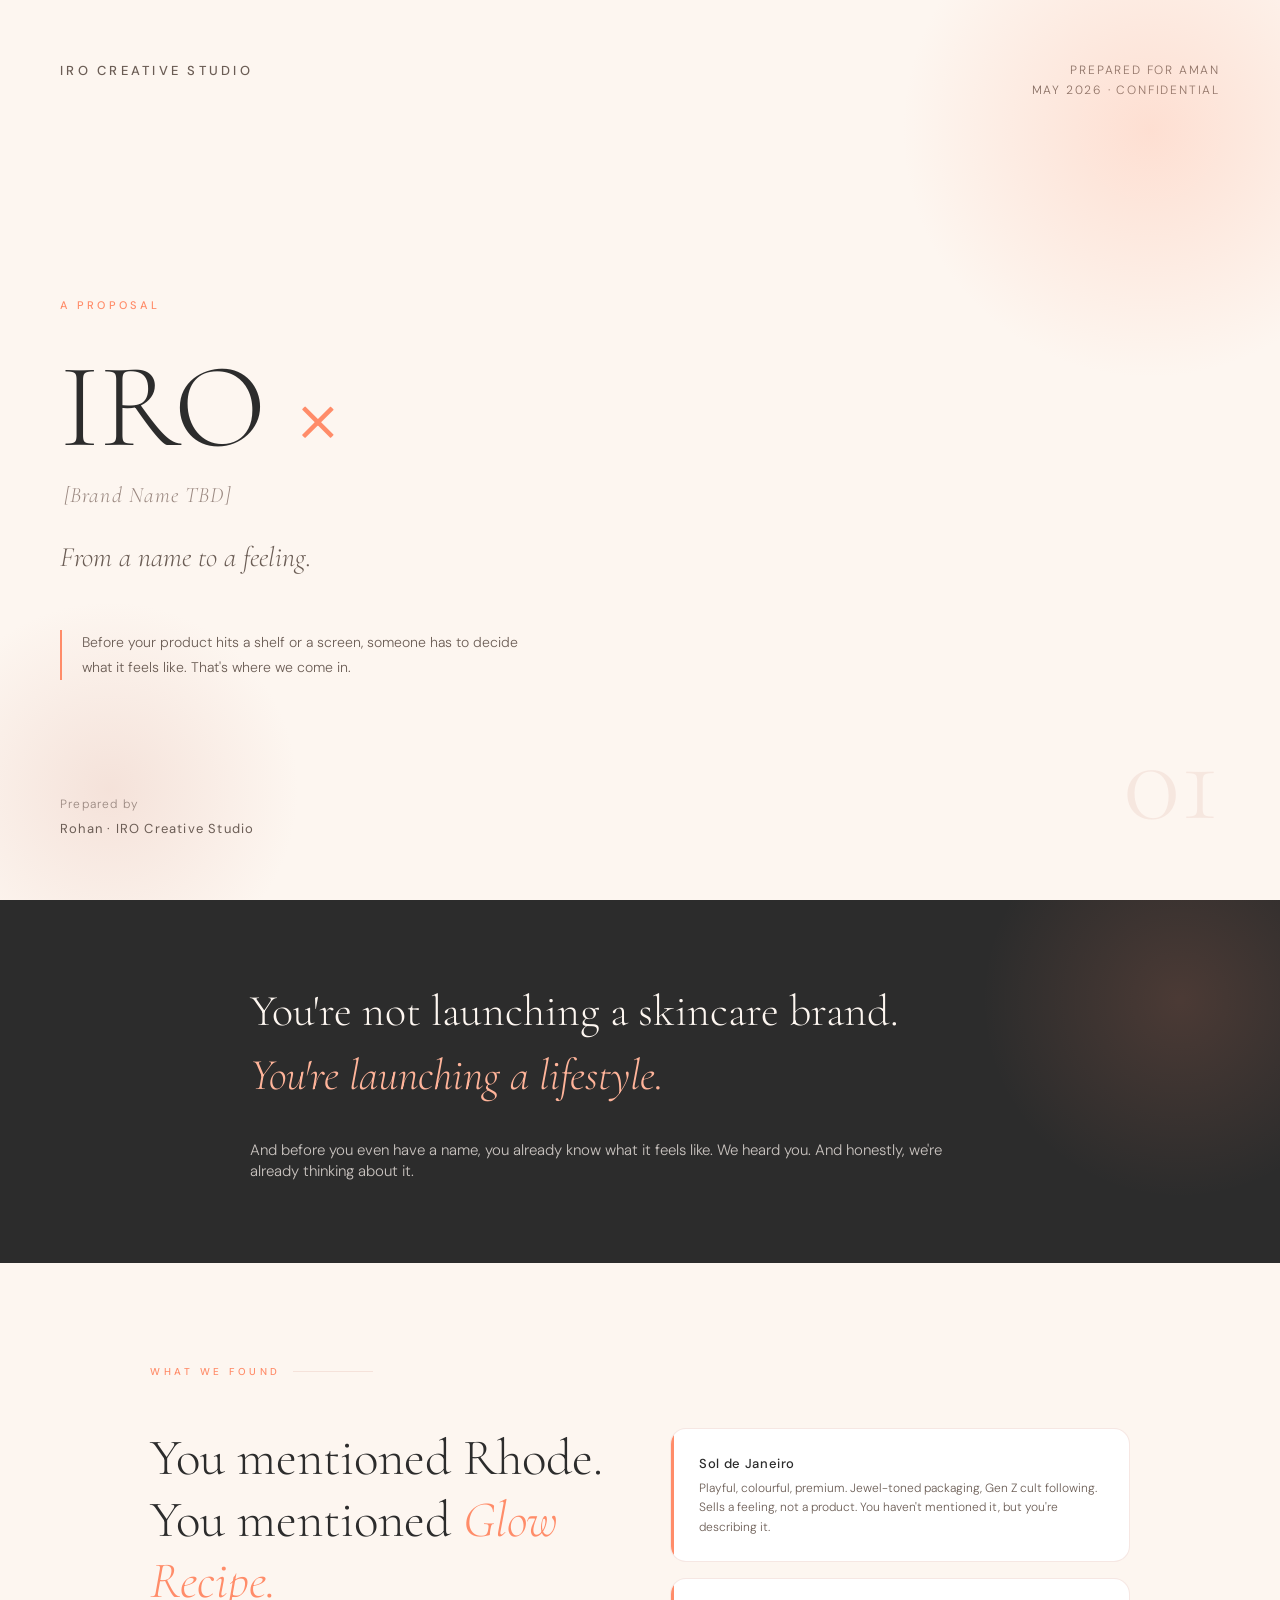
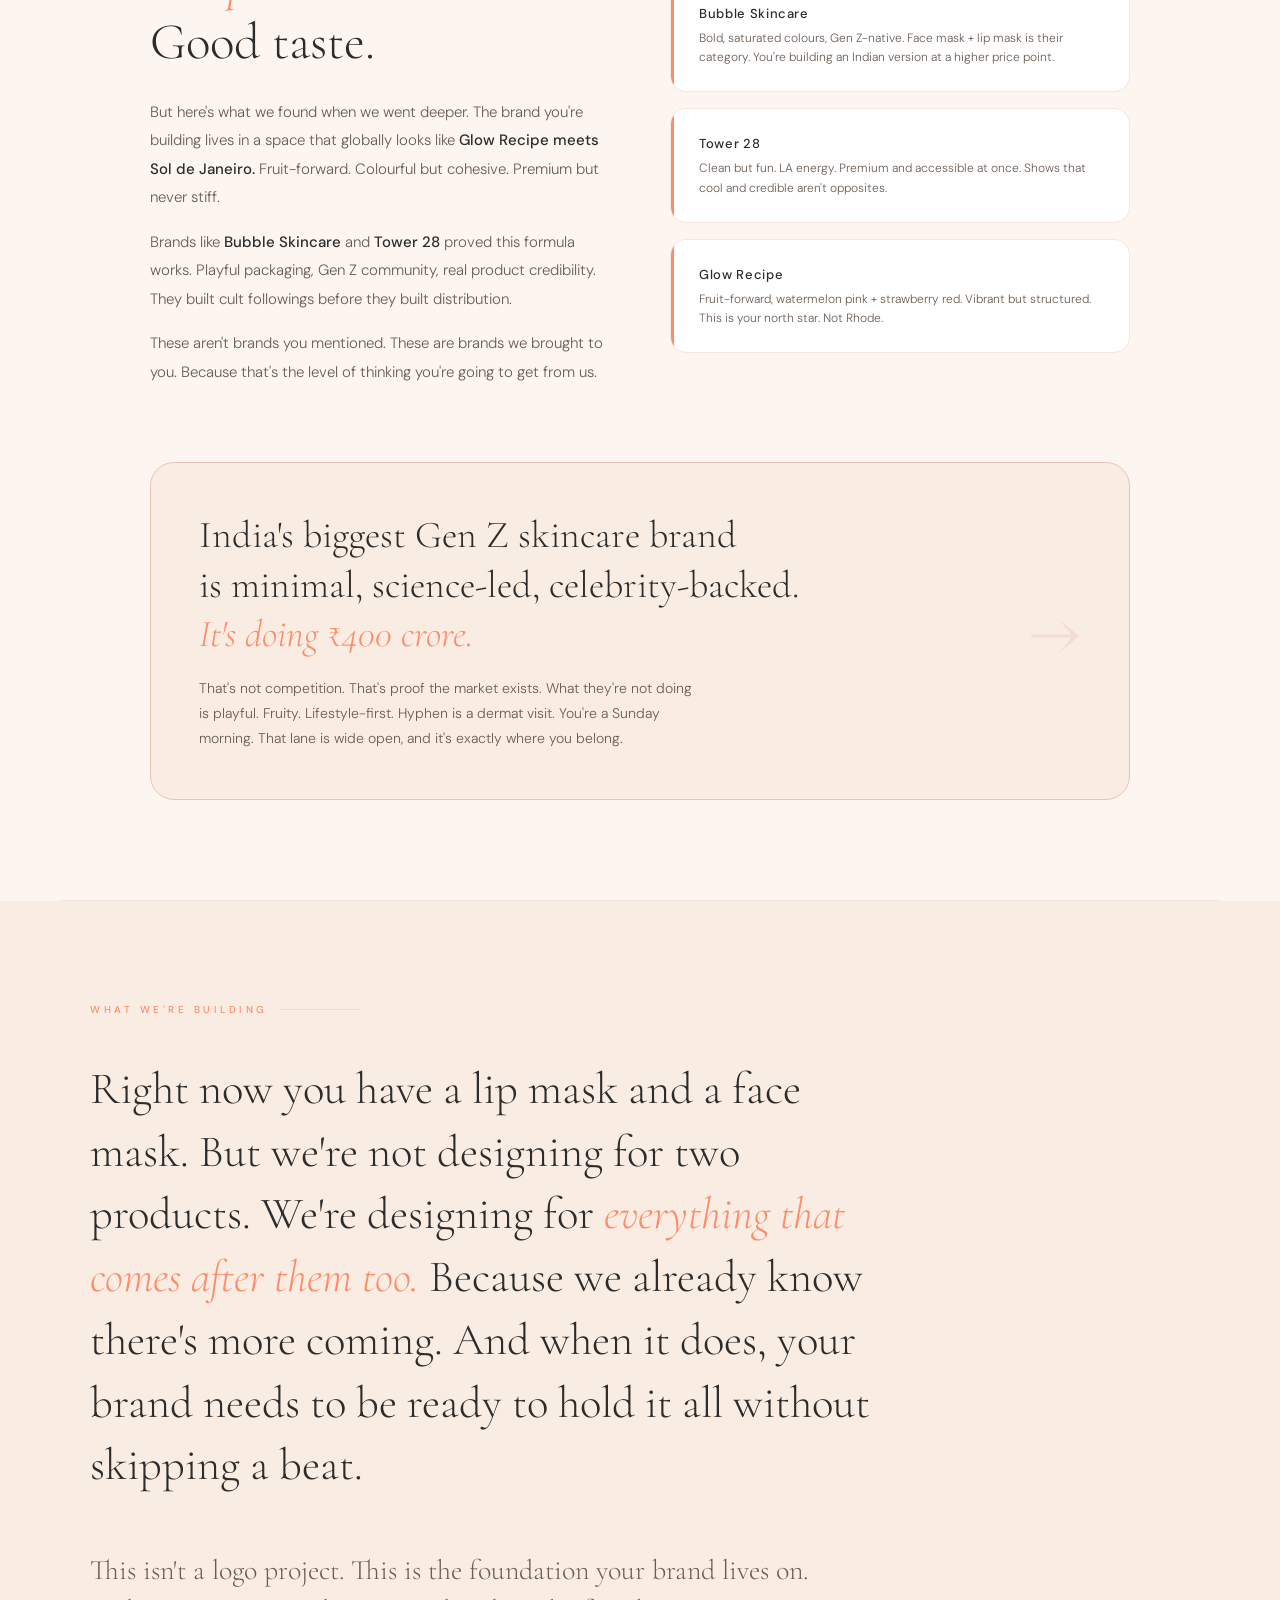
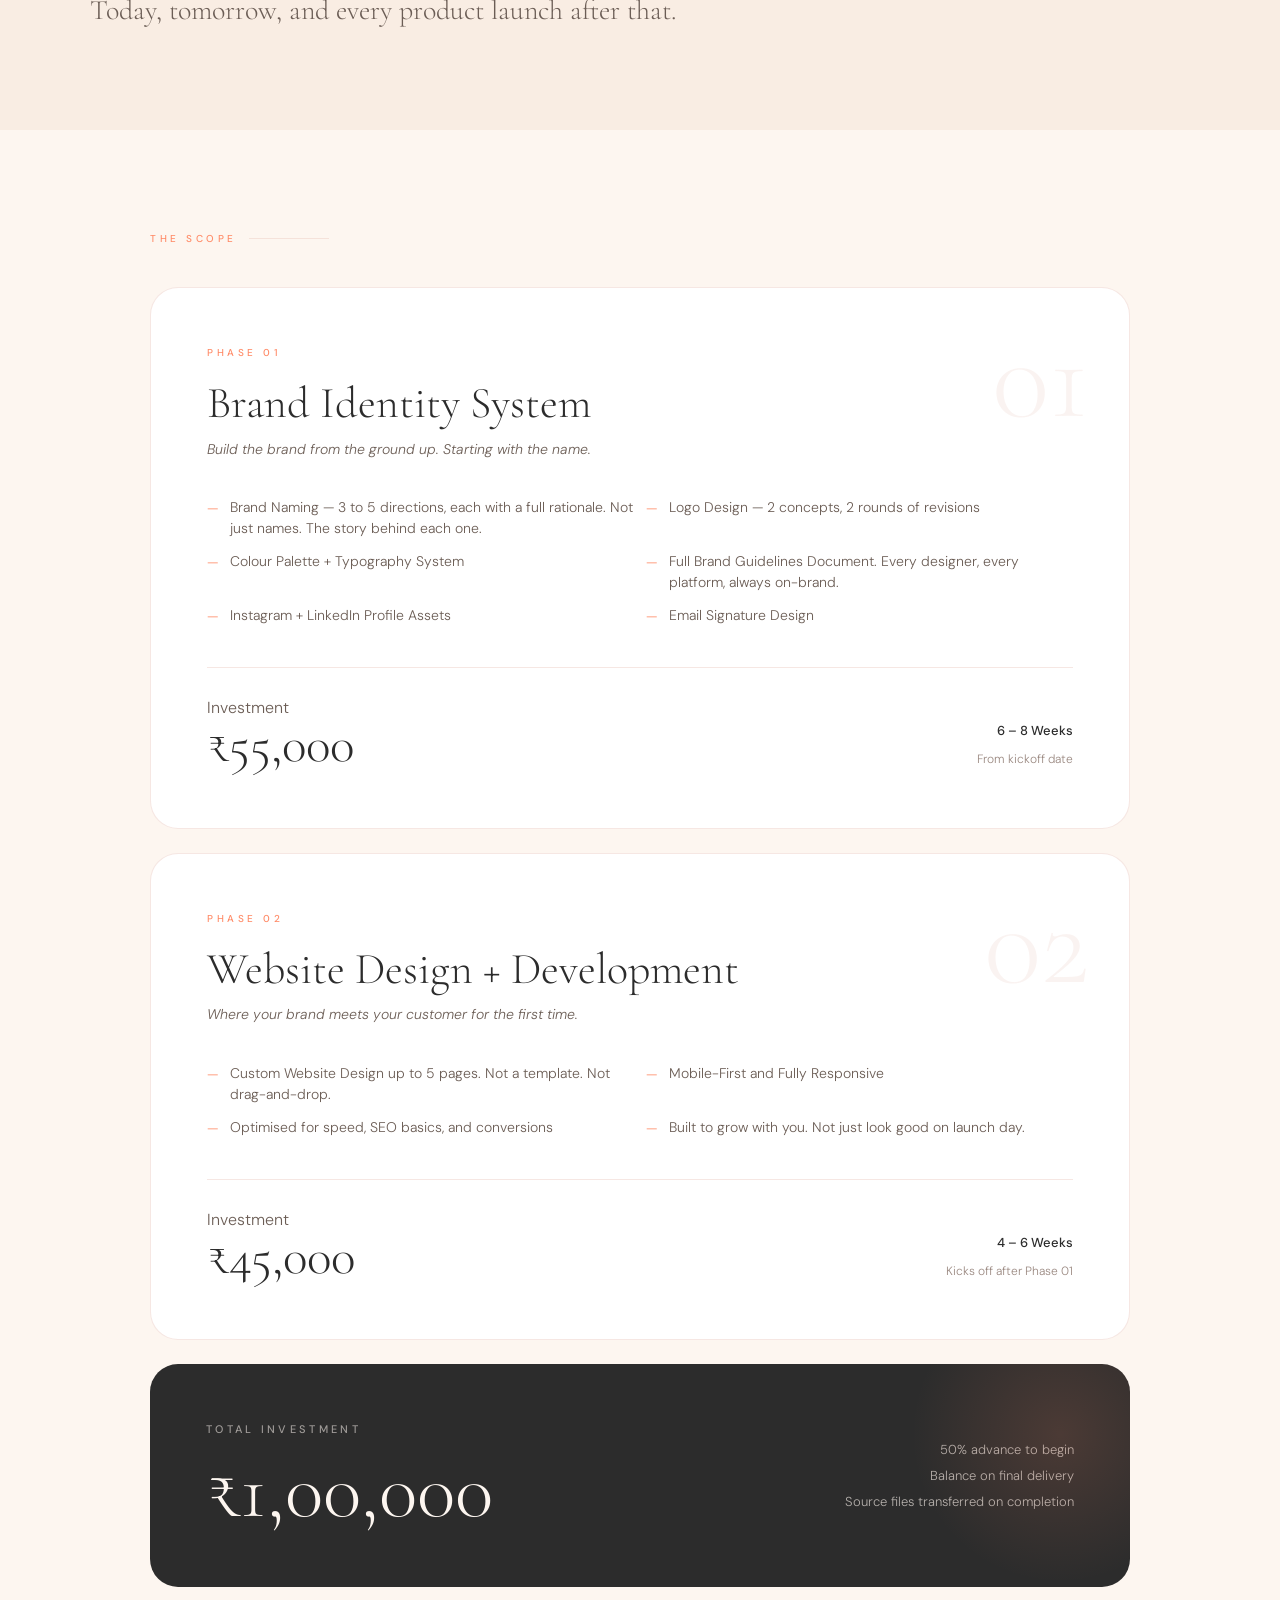
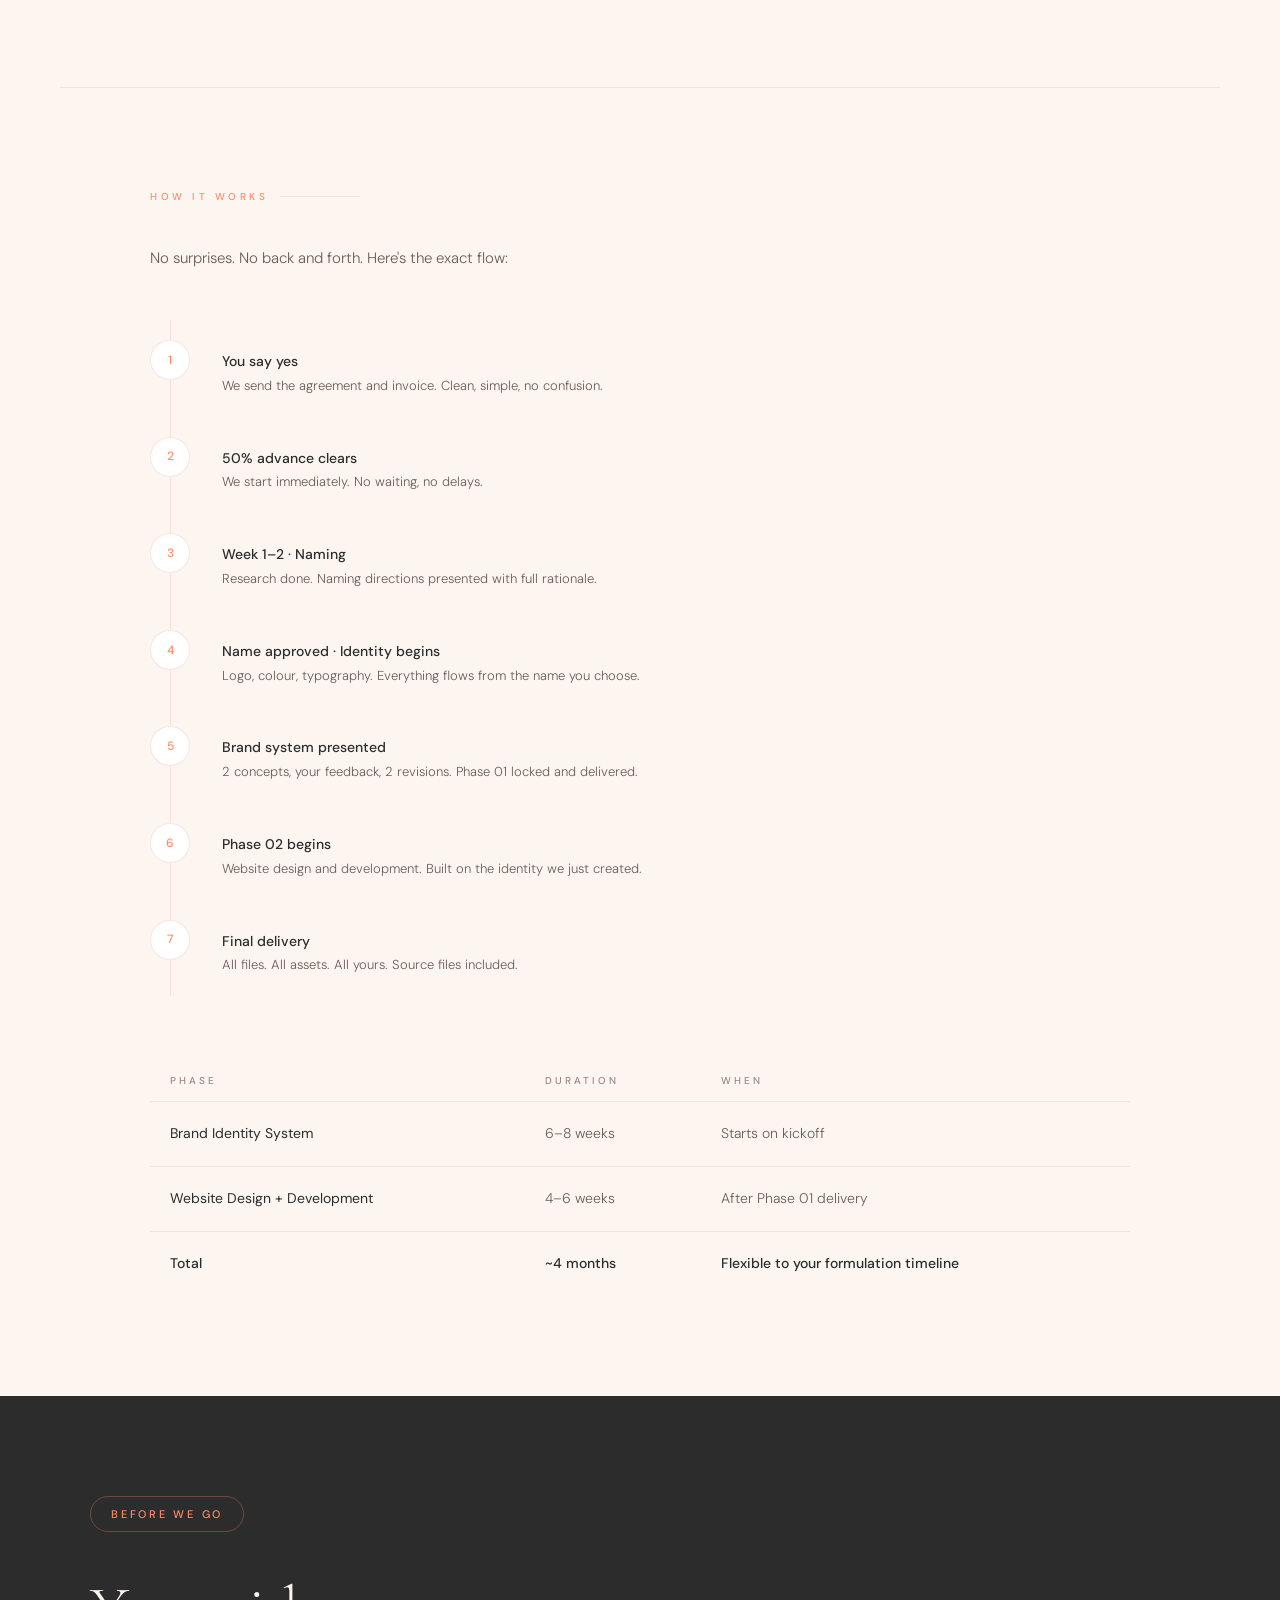
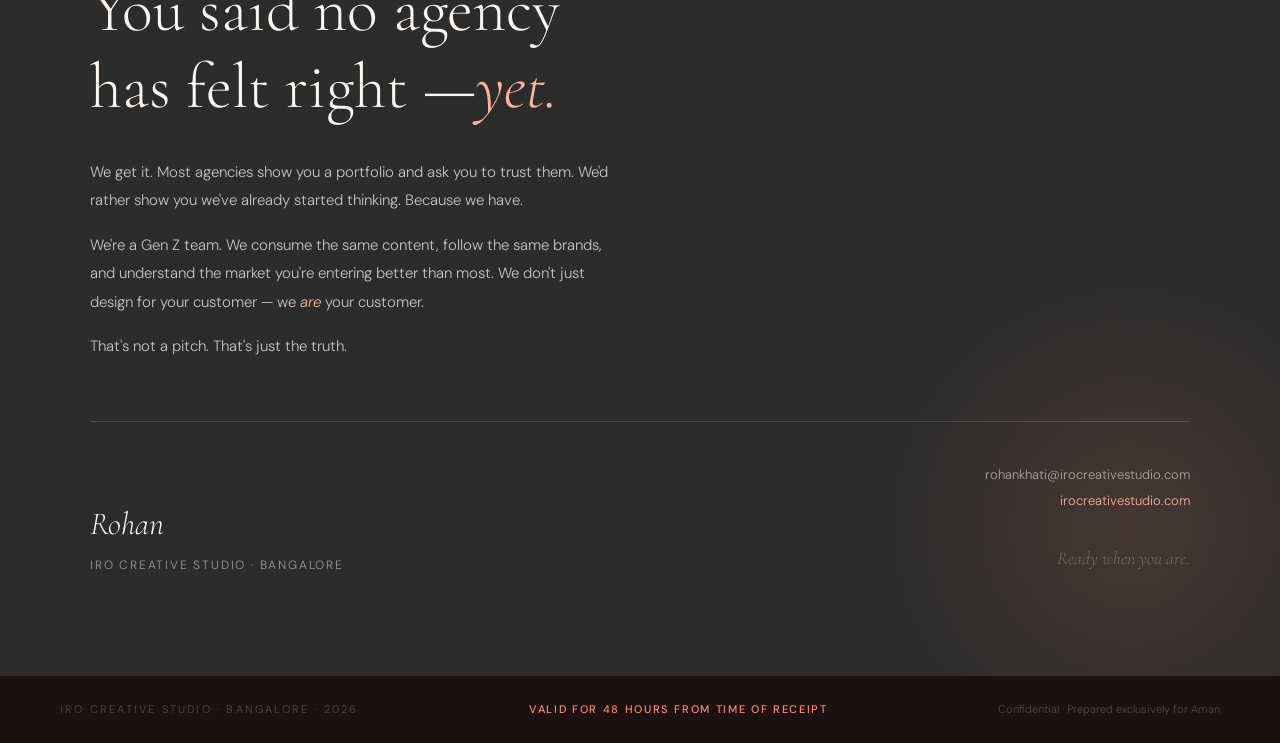
<file: PROPOSAL/aman-proposal.html>
<!DOCTYPE html>
<html lang="en">
<head>
<meta charset="UTF-8">
<meta name="viewport" content="width=device-width, initial-scale=1.0">
<title>IRO × [Brand TBD] — Proposal</title>
<link href="https://fonts.googleapis.com/css2?family=Cormorant+Garamond:ital,wght@0,300;0,400;0,600;1,300;1,400&family=DM+Sans:wght@300;400;500&display=swap" rel="stylesheet">
<style>
  :root {
    --bg: #FDF6F0;
    --bg-warm: #F9EDE3;
    --accent: #FF8C69;
    --accent-light: #FFB49A;
    --rose: #E8C4B8;
    --rose-deep: #C9957F;
    --text: #2C2C2C;
    --text-muted: #6B5D55;
    --text-light: #9A8880;
    --white: #FFFFFF;
    --border: rgba(232, 196, 184, 0.4);
  }

  * { margin: 0; padding: 0; box-sizing: border-box; }

  html { scroll-behavior: smooth; }

  body {
    background: var(--bg);
    color: var(--text);
    font-family: 'DM Sans', sans-serif;
    font-weight: 300;
    line-height: 1.7;
    overflow-x: hidden;
  }

  /* ── COVER ── */
  .cover {
    min-height: 100vh;
    display: grid;
    grid-template-rows: 1fr auto;
    padding: 60px;
    position: relative;
    background: var(--bg);
    overflow: hidden;
  }

  .cover::before {
    content: '';
    position: absolute;
    top: -120px;
    right: -120px;
    width: 500px;
    height: 500px;
    border-radius: 50%;
    background: radial-gradient(circle, rgba(255,180,154,0.35) 0%, transparent 70%);
    pointer-events: none;
  }

  .cover::after {
    content: '';
    position: absolute;
    bottom: -80px;
    left: -80px;
    width: 380px;
    height: 380px;
    border-radius: 50%;
    background: radial-gradient(circle, rgba(232,196,184,0.4) 0%, transparent 70%);
    pointer-events: none;
  }

  .cover-top {
    display: flex;
    justify-content: space-between;
    align-items: flex-start;
  }

  .cover-logo {
    font-family: 'DM Sans', sans-serif;
    font-weight: 500;
    font-size: 13px;
    letter-spacing: 0.25em;
    text-transform: uppercase;
    color: var(--text-muted);
  }

  .cover-meta {
    font-size: 12px;
    letter-spacing: 0.15em;
    color: var(--text-muted);
    text-align: right;
    text-transform: uppercase;
  }

  .cover-center {
    display: flex;
    flex-direction: column;
    justify-content: center;
    padding: 80px 0 40px;
    position: relative;
    z-index: 1;
  }

  .cover-eyebrow {
    font-size: 11px;
    letter-spacing: 0.3em;
    text-transform: uppercase;
    color: var(--accent);
    margin-bottom: 32px;
    font-weight: 500;
  }

  .cover-headline {
    font-family: 'Cormorant Garamond', serif;
    font-size: clamp(64px, 10vw, 120px);
    font-weight: 300;
    line-height: 1.0;
    color: var(--text);
    margin-bottom: 0px;
  }

  .cover-headline em {
    font-style: italic;
    color: var(--accent);
  }

  .cover-brand-tbd {
    font-family: 'Cormorant Garamond', serif;
    font-size: clamp(16px, 2vw, 22px);
    font-weight: 300;
    font-style: italic;
    color: var(--text-light);
    letter-spacing: 0.05em;
    margin-top: 10px;
    margin-bottom: 16px;
    padding-left: 4px;
  }

  .cover-sub {
    font-family: 'Cormorant Garamond', serif;
    font-size: clamp(18px, 2.2vw, 28px);
    font-weight: 300;
    font-style: italic;
    color: var(--text-muted);
    margin-top: 4px;
    margin-bottom: 48px;
  }

  .cover-tagline {
    font-size: 14px;
    color: var(--text-muted);
    max-width: 480px;
    line-height: 1.8;
    border-left: 2px solid var(--accent);
    padding-left: 20px;
  }

  .cover-bottom {
    display: flex;
    justify-content: space-between;
    align-items: flex-end;
    position: relative;
    z-index: 1;
  }

  .cover-prepared {
    font-size: 12px;
    color: var(--text-light);
    letter-spacing: 0.1em;
  }

  .cover-prepared strong {
    display: block;
    font-size: 13px;
    color: var(--text-muted);
    font-weight: 400;
    margin-top: 4px;
  }

  .cover-number {
    font-family: 'Cormorant Garamond', serif;
    font-size: 120px;
    font-weight: 300;
    color: rgba(232, 196, 184, 0.3);
    line-height: 1;
  }

  /* ── SECTIONS ── */
  .section {
    padding: 100px 60px;
    max-width: 1100px;
    margin: 0 auto;
  }

  .section-divider {
    width: 100%;
    height: 1px;
    background: var(--border);
    margin: 0 60px;
    max-width: calc(100% - 120px);
  }

  /* ── OPENER ── */
  .opener {
    padding: 80px 60px;
    background: var(--text);
    color: var(--bg);
    position: relative;
    overflow: hidden;
  }

  .opener::before {
    content: '';
    position: absolute;
    top: -100px;
    right: -100px;
    width: 400px;
    height: 400px;
    border-radius: 50%;
    background: radial-gradient(circle, rgba(255,140,105,0.15) 0%, transparent 70%);
  }

  .opener-inner {
    max-width: 780px;
    margin: 0 auto;
  }

  .opener p {
    font-family: 'Cormorant Garamond', serif;
    font-size: clamp(28px, 3.5vw, 44px);
    font-weight: 300;
    line-height: 1.45;
    color: var(--bg);
    max-width: 700px;
  }

  .opener p em {
    font-style: italic;
    color: var(--accent-light);
  }

  .opener-small {
    font-family: 'DM Sans', sans-serif !important;
    font-size: 15px !important;
    color: rgba(253,246,240,0.75) !important;
    margin-top: 32px !important;
    font-weight: 300;
    max-width: 600px;
  }

  /* ── LABEL ── */
  .label {
    font-size: 10px;
    letter-spacing: 0.35em;
    text-transform: uppercase;
    color: var(--accent);
    font-weight: 500;
    margin-bottom: 40px;
    display: flex;
    align-items: center;
    gap: 12px;
  }

  .label::after {
    content: '';
    flex: 1;
    height: 1px;
    background: var(--border);
    max-width: 80px;
  }

  /* ── RESEARCH SECTION ── */
  .research-grid {
    display: grid;
    grid-template-columns: 1fr 1fr;
    gap: 60px;
    margin-top: 48px;
  }

  .research-text h2 {
    font-family: 'Cormorant Garamond', serif;
    font-size: clamp(32px, 4vw, 52px);
    font-weight: 300;
    line-height: 1.2;
    margin-bottom: 24px;
  }

  .research-text h2 em {
    font-style: italic;
    color: var(--accent);
  }

  .research-text p {
    font-size: 15px;
    color: var(--text-muted);
    line-height: 1.9;
    margin-bottom: 16px;
  }

  .research-text strong {
    color: var(--text);
    font-weight: 500;
  }

  .brand-cards {
    display: flex;
    flex-direction: column;
    gap: 16px;
  }

  .brand-card {
    background: var(--white);
    border: 1px solid var(--border);
    border-radius: 16px;
    padding: 24px 28px;
    position: relative;
    overflow: hidden;
    transition: transform 0.2s ease, box-shadow 0.2s ease;
  }

  .brand-card:hover {
    transform: translateY(-2px);
    box-shadow: 0 8px 32px rgba(201,149,127,0.15);
  }

  .brand-card::before {
    content: '';
    position: absolute;
    left: 0;
    top: 0;
    bottom: 0;
    width: 3px;
    background: var(--accent);
    border-radius: 3px 0 0 3px;
  }

  .brand-card-name {
    font-size: 13px;
    font-weight: 500;
    color: var(--text);
    margin-bottom: 4px;
    letter-spacing: 0.05em;
  }

  .brand-card-desc {
    font-size: 12px;
    color: var(--text-muted);
    line-height: 1.6;
  }

  /* ── GAP CALLOUT ── */
  .gap-callout {
    background: var(--bg-warm);
    border: 1px solid var(--rose);
    border-radius: 24px;
    padding: 48px;
    margin-top: 60px;
    position: relative;
    overflow: hidden;
  }

  .gap-callout::after {
    content: '→';
    position: absolute;
    right: 48px;
    top: 50%;
    transform: translateY(-50%);
    font-size: 80px;
    color: rgba(232,196,184,0.4);
    font-family: 'Cormorant Garamond', serif;
  }

  .gap-callout h3 {
    font-family: 'Cormorant Garamond', serif;
    font-size: clamp(24px, 3vw, 38px);
    font-weight: 300;
    line-height: 1.3;
    max-width: 600px;
    margin-bottom: 16px;
  }

  .gap-callout h3 em {
    font-style: italic;
    color: var(--accent);
  }

  .gap-callout p {
    font-size: 14px;
    color: var(--text-muted);
    max-width: 500px;
    line-height: 1.8;
  }

  /* ── VISION ── */
  .vision {
    padding: 100px 60px;
    background: var(--bg-warm);
  }

  .vision-inner {
    max-width: 1100px;
    margin: 0 auto;
  }

  .vision-text {
    font-family: 'Cormorant Garamond', serif;
    font-size: clamp(28px, 3.5vw, 46px);
    font-weight: 300;
    line-height: 1.4;
    max-width: 780px;
  }

  .vision-text em {
    font-style: italic;
    color: var(--accent);
  }

  /* ── PHASES ── */
  .phase {
    background: var(--white);
    border: 1px solid var(--border);
    border-radius: 28px;
    padding: 56px;
    margin-bottom: 24px;
    position: relative;
    overflow: hidden;
  }

  .phase::before {
    content: attr(data-num);
    position: absolute;
    right: 40px;
    top: 30px;
    font-family: 'Cormorant Garamond', serif;
    font-size: 120px;
    font-weight: 300;
    color: rgba(232,196,184,0.2);
    line-height: 1;
  }

  .phase-label {
    font-size: 10px;
    letter-spacing: 0.35em;
    text-transform: uppercase;
    color: var(--accent);
    font-weight: 500;
    margin-bottom: 16px;
  }

  .phase h2 {
    font-family: 'Cormorant Garamond', serif;
    font-size: clamp(28px, 3.5vw, 44px);
    font-weight: 300;
    margin-bottom: 8px;
    line-height: 1.2;
  }

  .phase-desc {
    font-size: 14px;
    color: var(--text-muted);
    font-style: italic;
    margin-bottom: 36px;
  }

  .deliverables {
    display: grid;
    grid-template-columns: 1fr 1fr;
    gap: 12px;
    margin-bottom: 40px;
  }

  .deliverable {
    display: flex;
    align-items: flex-start;
    gap: 12px;
    font-size: 14px;
    color: var(--text-muted);
    line-height: 1.5;
  }

  .deliverable::before {
    content: '—';
    color: var(--accent);
    flex-shrink: 0;
    margin-top: 1px;
  }

  .phase-footer {
    display: flex;
    justify-content: space-between;
    align-items: flex-end;
    padding-top: 32px;
    border-top: 1px solid var(--border);
  }

  .phase-price {
    font-family: 'Cormorant Garamond', serif;
    font-size: clamp(36px, 4vw, 52px);
    font-weight: 300;
    color: var(--text);
    line-height: 1;
  }

  .phase-price span {
    font-size: 16px;
    color: var(--text-muted);
    font-family: 'DM Sans', sans-serif;
    font-weight: 300;
    display: block;
    margin-bottom: 4px;
  }

  .phase-timeline {
    text-align: right;
  }

  .phase-timeline strong {
    display: block;
    font-size: 13px;
    font-weight: 500;
    color: var(--text);
    margin-bottom: 2px;
  }

  .phase-timeline small {
    font-size: 12px;
    color: var(--text-light);
  }

  /* ── TOTAL ── */
  .total-block {
    background: var(--text);
    border-radius: 28px;
    padding: 56px;
    display: flex;
    justify-content: space-between;
    align-items: center;
    margin-top: 8px;
    position: relative;
    overflow: hidden;
  }

  .total-block::before {
    content: '';
    position: absolute;
    top: -80px;
    right: -80px;
    width: 300px;
    height: 300px;
    border-radius: 50%;
    background: radial-gradient(circle, rgba(255,140,105,0.15) 0%, transparent 70%);
  }

  .total-left p {
    font-size: 11px;
    letter-spacing: 0.3em;
    text-transform: uppercase;
    color: rgba(253,246,240,0.55);
    margin-bottom: 12px;
    font-weight: 500;
  }

  .total-amount {
    font-family: 'Cormorant Garamond', serif;
    font-size: clamp(52px, 7vw, 80px);
    font-weight: 300;
    color: var(--bg);
    line-height: 1;
  }

  .total-right {
    text-align: right;
  }

  .total-note {
    font-size: 13px;
    color: rgba(253,246,240,0.65);
    line-height: 2;
  }

  /* ── PROCESS ── */
  .steps {
    display: flex;
    flex-direction: column;
    gap: 0;
    margin-top: 48px;
    position: relative;
  }

  .steps::before {
    content: '';
    position: absolute;
    left: 20px;
    top: 0;
    bottom: 0;
    width: 1px;
    background: var(--border);
  }

  .step {
    display: flex;
    gap: 32px;
    padding: 20px 0;
    position: relative;
  }

  .step-num {
    width: 40px;
    height: 40px;
    border-radius: 50%;
    background: var(--white);
    border: 1px solid var(--border);
    display: flex;
    align-items: center;
    justify-content: center;
    font-size: 12px;
    color: var(--accent);
    font-weight: 500;
    flex-shrink: 0;
    position: relative;
    z-index: 1;
  }

  .step-content strong {
    display: block;
    font-size: 14px;
    font-weight: 500;
    color: var(--text);
    margin-bottom: 2px;
    padding-top: 10px;
  }

  .step-content p {
    font-size: 13px;
    color: var(--text-muted);
    line-height: 1.6;
  }

  /* ── TIMELINE TABLE ── */
  .timeline-table {
    width: 100%;
    border-collapse: collapse;
    margin-top: 48px;
  }

  .timeline-table th {
    text-align: left;
    font-size: 10px;
    letter-spacing: 0.3em;
    text-transform: uppercase;
    color: var(--text-light);
    font-weight: 500;
    padding: 12px 20px;
    border-bottom: 1px solid var(--border);
  }

  .timeline-table td {
    padding: 20px;
    font-size: 14px;
    color: var(--text-muted);
    border-bottom: 1px solid var(--border);
    vertical-align: top;
  }

  .timeline-table tr:last-child td {
    border-bottom: none;
    font-weight: 500;
    color: var(--text);
  }

  .timeline-table td:first-child {
    color: var(--text);
    font-weight: 400;
  }

  /* ── CLOSING ── */
  .closing {
    padding: 100px 60px;
    background: var(--text);
    position: relative;
    overflow: hidden;
  }

  .closing::before {
    content: '';
    position: absolute;
    bottom: -100px;
    right: -100px;
    width: 500px;
    height: 500px;
    border-radius: 50%;
    background: radial-gradient(circle, rgba(255,140,105,0.12) 0%, transparent 70%);
  }

  .closing-inner {
    max-width: 1100px;
    margin: 0 auto;
  }

  .closing h2 {
    font-family: 'Cormorant Garamond', serif;
    font-size: clamp(32px, 5vw, 64px);
    font-weight: 300;
    color: var(--bg);
    line-height: 1.2;
    max-width: 700px;
    margin-bottom: 32px;
  }

  .closing h2 em {
    font-style: italic;
    color: var(--accent-light);
  }

  .closing p {
    font-size: 15px;
    color: rgba(253,246,240,0.75);
    max-width: 540px;
    line-height: 1.9;
    margin-bottom: 16px;
  }

  .closing-sig {
    margin-top: 60px;
    padding-top: 40px;
    border-top: 1px solid rgba(232,196,184,0.2);
    display: flex;
    justify-content: space-between;
    align-items: flex-end;
  }

  .sig-name {
    font-family: 'Cormorant Garamond', serif;
    font-size: 32px;
    font-weight: 300;
    font-style: italic;
    color: var(--bg);
    margin-bottom: 4px;
  }

  .sig-title {
    font-size: 12px;
    color: rgba(253,246,240,0.55);
    letter-spacing: 0.15em;
    text-transform: uppercase;
  }

  .sig-contact {
    text-align: right;
    font-size: 13px;
    color: rgba(253,246,240,0.6);
    line-height: 2;
  }

  .sig-contact a {
    color: var(--accent-light);
    text-decoration: none;
  }

  .ready-tag {
    display: inline-block;
    font-size: 11px;
    letter-spacing: 0.25em;
    text-transform: uppercase;
    color: var(--accent);
    border: 1px solid rgba(255,140,105,0.3);
    border-radius: 100px;
    padding: 8px 20px;
    margin-bottom: 40px;
    font-weight: 500;
  }

  /* ── ANIMATIONS ── */
  @keyframes fadeUp {
    from { opacity: 0; transform: translateY(30px); }
    to { opacity: 1; transform: translateY(0); }
  }

  .cover-eyebrow { animation: fadeUp 0.8s ease 0.1s both; }
  .cover-headline { animation: fadeUp 0.8s ease 0.25s both; }
  .cover-sub { animation: fadeUp 0.8s ease 0.4s both; }
  .cover-tagline { animation: fadeUp 0.8s ease 0.55s both; }

  /* ── PRINT ── */
  @media print {
    .cover { min-height: auto; padding: 40px; }
    .section { padding: 60px 40px; }
    .opener, .vision, .closing { padding: 60px 40px; }
  }

  @media (max-width: 768px) {
    .cover, .section, .opener, .vision, .closing { padding: 48px 28px; }
    .research-grid { grid-template-columns: 1fr; }
    .deliverables { grid-template-columns: 1fr; }
    .total-block { flex-direction: column; gap: 32px; text-align: left; }
    .total-right { text-align: left; }
    .closing-sig { flex-direction: column; gap: 32px; align-items: flex-start; }
    .sig-contact { text-align: left; }
    .cover-bottom { flex-direction: column; gap: 20px; align-items: flex-start; }
    .cover-number { font-size: 80px; }
  }
</style>
</head>
<body>

<!-- COVER -->
<section class="cover">
  <div class="cover-top">
    <div class="cover-logo">IRO Creative Studio</div>
    <div class="cover-meta">
      Prepared for Aman<br>
      May 2026 · Confidential
    </div>
  </div>

  <div class="cover-center">
    <div class="cover-eyebrow">A Proposal</div>
    <h1 class="cover-headline">IRO <em>×</em></h1>
    <p class="cover-brand-tbd">[Brand Name TBD]</p>
    <p class="cover-sub">From a name to a feeling.</p>
    <p class="cover-tagline">
      Before your product hits a shelf or a screen, someone has to decide what it feels like. That's where we come in.
    </p>
  </div>

  <div class="cover-bottom">
    <div class="cover-prepared">
      Prepared by
      <strong>Rohan · IRO Creative Studio</strong>
    </div>
    <div class="cover-number">01</div>
  </div>
</section>

<!-- OPENER -->
<section class="opener">
  <div class="opener-inner">
    <p>
      You're not launching a skincare brand.<br>
      <em>You're launching a lifestyle.</em>
    </p>
    <p class="opener-small">
      And before you even have a name, you already know what it feels like. We heard you. And honestly, we're already thinking about it.
    </p>
  </div>
</section>

<!-- RESEARCH -->
<section class="section">
  <div class="label">What We Found</div>

  <div class="research-grid">
    <div class="research-text">
      <h2>You mentioned Rhode.<br>You mentioned <em>Glow Recipe.</em><br>Good taste.</h2>
      <p>
        But here's what we found when we went deeper. The brand you're building lives in a space that globally looks like <strong>Glow Recipe meets Sol de Janeiro.</strong> Fruit-forward. Colourful but cohesive. Premium but never stiff.
      </p>
      <p>
        Brands like <strong>Bubble Skincare</strong> and <strong>Tower 28</strong> proved this formula works. Playful packaging, Gen Z community, real product credibility. They built cult followings before they built distribution.
      </p>
      <p>
        These aren't brands you mentioned. These are brands we brought to you. Because that's the level of thinking you're going to get from us.
      </p>
    </div>

    <div class="brand-cards">
      <div class="brand-card">
        <div class="brand-card-name">Sol de Janeiro</div>
        <div class="brand-card-desc">Playful, colourful, premium. Jewel-toned packaging, Gen Z cult following. Sells a feeling, not a product. You haven't mentioned it, but you're describing it.</div>
      </div>
      <div class="brand-card">
        <div class="brand-card-name">Bubble Skincare</div>
        <div class="brand-card-desc">Bold, saturated colours, Gen Z-native. Face mask + lip mask is their category. You're building an Indian version at a higher price point.</div>
      </div>
      <div class="brand-card">
        <div class="brand-card-name">Tower 28</div>
        <div class="brand-card-desc">Clean but fun. LA energy. Premium and accessible at once. Shows that cool and credible aren't opposites.</div>
      </div>
      <div class="brand-card">
        <div class="brand-card-name">Glow Recipe</div>
        <div class="brand-card-desc">Fruit-forward, watermelon pink + strawberry red. Vibrant but structured. This is your north star. Not Rhode.</div>
      </div>
    </div>
  </div>

  <div class="gap-callout">
    <h3>India's biggest Gen Z skincare brand<br>is minimal, science-led, celebrity-backed.<br><em>It's doing ₹400 crore.</em></h3>
    <p>
      That's not competition. That's proof the market exists. What they're not doing is playful. Fruity. Lifestyle-first. Hyphen is a dermat visit. You're a Sunday morning. That lane is wide open, and it's exactly where you belong.
    </p>
  </div>
</section>

<div class="section-divider"></div>

<!-- VISION -->
<section class="vision">
  <div class="vision-inner">
    <div class="label">What We're Building</div>
    <p class="vision-text">
      Right now you have a lip mask and a face mask. But we're not designing for two products. We're designing for <em>everything that comes after them too.</em> Because we already know there's more coming. And when it does, your brand needs to be ready to hold it all without skipping a beat.
    </p>
    <br><br>
    <p class="vision-text" style="font-size: clamp(18px, 2.2vw, 28px); color: var(--text-muted);">
      This isn't a logo project. This is the foundation your brand lives on. Today, tomorrow, and every product launch after that.
    </p>
  </div>
</section>

<!-- PHASES -->
<section class="section">
  <div class="label">The Scope</div>

  <!-- Phase 01 -->
  <div class="phase" data-num="01">
    <div class="phase-label">Phase 01</div>
    <h2>Brand Identity System</h2>
    <p class="phase-desc">Build the brand from the ground up. Starting with the name.</p>

    <div class="deliverables">
      <div class="deliverable">Brand Naming — 3 to 5 directions, each with a full rationale. Not just names. The story behind each one.</div>
      <div class="deliverable">Logo Design — 2 concepts, 2 rounds of revisions</div>
      <div class="deliverable">Colour Palette + Typography System</div>
      <div class="deliverable">Full Brand Guidelines Document. Every designer, every platform, always on-brand.</div>
      <div class="deliverable">Instagram + LinkedIn Profile Assets</div>
      <div class="deliverable">Email Signature Design</div>
    </div>

    <div class="phase-footer">
      <div class="phase-price">
        <span>Investment</span>
        ₹55,000
      </div>
      <div class="phase-timeline">
        <strong>6 – 8 Weeks</strong>
        <small>From kickoff date</small>
      </div>
    </div>
  </div>

  <!-- Phase 02 -->
  <div class="phase" data-num="02">
    <div class="phase-label">Phase 02</div>
    <h2>Website Design + Development</h2>
    <p class="phase-desc">Where your brand meets your customer for the first time.</p>

    <div class="deliverables">
      <div class="deliverable">Custom Website Design up to 5 pages. Not a template. Not drag-and-drop.</div>
      <div class="deliverable">Mobile-First and Fully Responsive</div>
      <div class="deliverable">Optimised for speed, SEO basics, and conversions</div>
      <div class="deliverable">Built to grow with you. Not just look good on launch day.</div>
    </div>

    <div class="phase-footer">
      <div class="phase-price">
        <span>Investment</span>
        ₹45,000
      </div>
      <div class="phase-timeline">
        <strong>4 – 6 Weeks</strong>
        <small>Kicks off after Phase 01</small>
      </div>
    </div>
  </div>

  <!-- Total -->
  <div class="total-block">
    <div class="total-left">
      <p>Total Investment</p>
      <div class="total-amount">₹1,00,000</div>
    </div>
    <div class="total-right">
      <div class="total-note">
        50% advance to begin<br>
        Balance on final delivery<br>
        Source files transferred on completion
      </div>
    </div>
  </div>
</section>

<div class="section-divider"></div>

<!-- PROCESS -->
<section class="section">
  <div class="label">How It Works</div>
  <p style="font-size: 15px; color: var(--text-muted); max-width: 500px; line-height: 1.8;">No surprises. No back and forth. Here's the exact flow:</p>

  <div class="steps">
    <div class="step">
      <div class="step-num">1</div>
      <div class="step-content">
        <strong>You say yes</strong>
        <p>We send the agreement and invoice. Clean, simple, no confusion.</p>
      </div>
    </div>
    <div class="step">
      <div class="step-num">2</div>
      <div class="step-content">
        <strong>50% advance clears</strong>
        <p>We start immediately. No waiting, no delays.</p>
      </div>
    </div>
    <div class="step">
      <div class="step-num">3</div>
      <div class="step-content">
        <strong>Week 1–2 · Naming</strong>
        <p>Research done. Naming directions presented with full rationale.</p>
      </div>
    </div>
    <div class="step">
      <div class="step-num">4</div>
      <div class="step-content">
        <strong>Name approved · Identity begins</strong>
        <p>Logo, colour, typography. Everything flows from the name you choose.</p>
      </div>
    </div>
    <div class="step">
      <div class="step-num">5</div>
      <div class="step-content">
        <strong>Brand system presented</strong>
        <p>2 concepts, your feedback, 2 revisions. Phase 01 locked and delivered.</p>
      </div>
    </div>
    <div class="step">
      <div class="step-num">6</div>
      <div class="step-content">
        <strong>Phase 02 begins</strong>
        <p>Website design and development. Built on the identity we just created.</p>
      </div>
    </div>
    <div class="step">
      <div class="step-num">7</div>
      <div class="step-content">
        <strong>Final delivery</strong>
        <p>All files. All assets. All yours. Source files included.</p>
      </div>
    </div>
  </div>

  <table class="timeline-table" style="margin-top: 64px;">
    <thead>
      <tr>
        <th>Phase</th>
        <th>Duration</th>
        <th>When</th>
      </tr>
    </thead>
    <tbody>
      <tr>
        <td>Brand Identity System</td>
        <td>6–8 weeks</td>
        <td>Starts on kickoff</td>
      </tr>
      <tr>
        <td>Website Design + Development</td>
        <td>4–6 weeks</td>
        <td>After Phase 01 delivery</td>
      </tr>
      <tr>
        <td>Total</td>
        <td>~4 months</td>
        <td>Flexible to your formulation timeline</td>
      </tr>
    </tbody>
  </table>
</section>

<!-- CLOSING -->
<section class="closing">
  <div class="closing-inner">
    <div class="ready-tag">Before we go</div>

    <h2>You said no agency<br>has felt right —<em>yet.</em></h2>

    <p>
      We get it. Most agencies show you a portfolio and ask you to trust them. We'd rather show you we've already started thinking. Because we have.
    </p>
    <p>
      We're a Gen Z team. We consume the same content, follow the same brands, and understand the market you're entering better than most. We don't just design for your customer — we <em style="color: var(--accent-light); font-style: italic;">are</em> your customer.
    </p>
    <p>
      That's not a pitch. That's just the truth.
    </p>

    <div class="closing-sig">
      <div>
        <div class="sig-name">Rohan</div>
        <div class="sig-title">IRO Creative Studio · Bangalore</div>
      </div>
      <div class="sig-contact">
        rohankhati@irocreativestudio.com<br>
        <a href="https://irocreativestudio.com">irocreativestudio.com</a><br><br>
        <em style="color: rgba(253,246,240,0.3); font-style: italic; font-family: 'Cormorant Garamond', serif; font-size: 18px;">Ready when you are.</em>
      </div>
    </div>



  </div>
</section>

<!-- FOOTER -->
<footer style="
  background: #1C1010;
  padding: 24px 60px;
  display: flex;
  justify-content: space-between;
  align-items: center;
  flex-wrap: wrap;
  gap: 12px;
">
  <div style="font-family: 'DM Sans', sans-serif; font-size: 11px; letter-spacing: 0.2em; text-transform: uppercase; color: rgba(253,246,240,0.25);">
    IRO Creative Studio · Bangalore · 2026
  </div>
  <div style="font-family: 'DM Sans', sans-serif; font-size: 11px; letter-spacing: 0.15em; text-transform: uppercase; color: #FF8C69; font-weight: 500;">
    Valid for 48 hours from time of receipt
  </div>
  <div style="font-family: 'DM Sans', sans-serif; font-size: 11px; color: rgba(253,246,240,0.25);">
    Confidential · Prepared exclusively for Aman
  </div>
</footer>

</body>
</html>
</file>
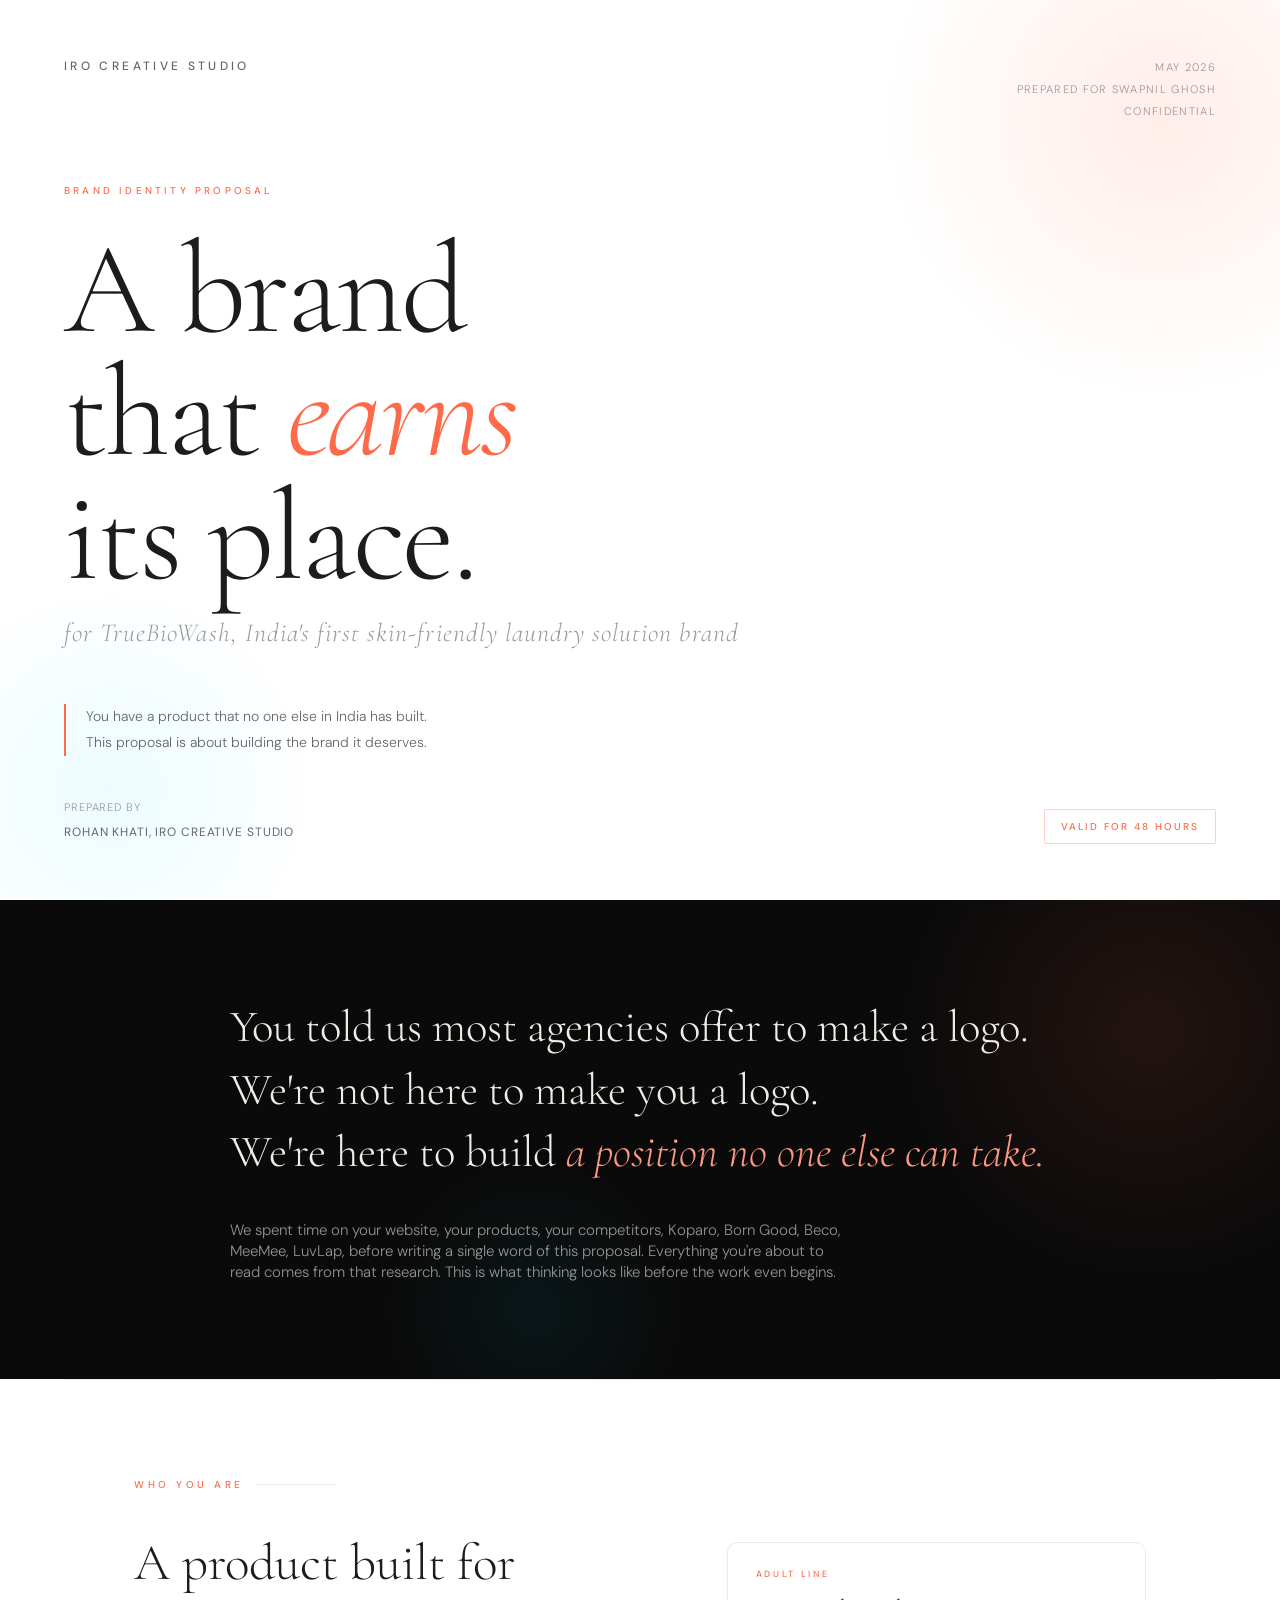
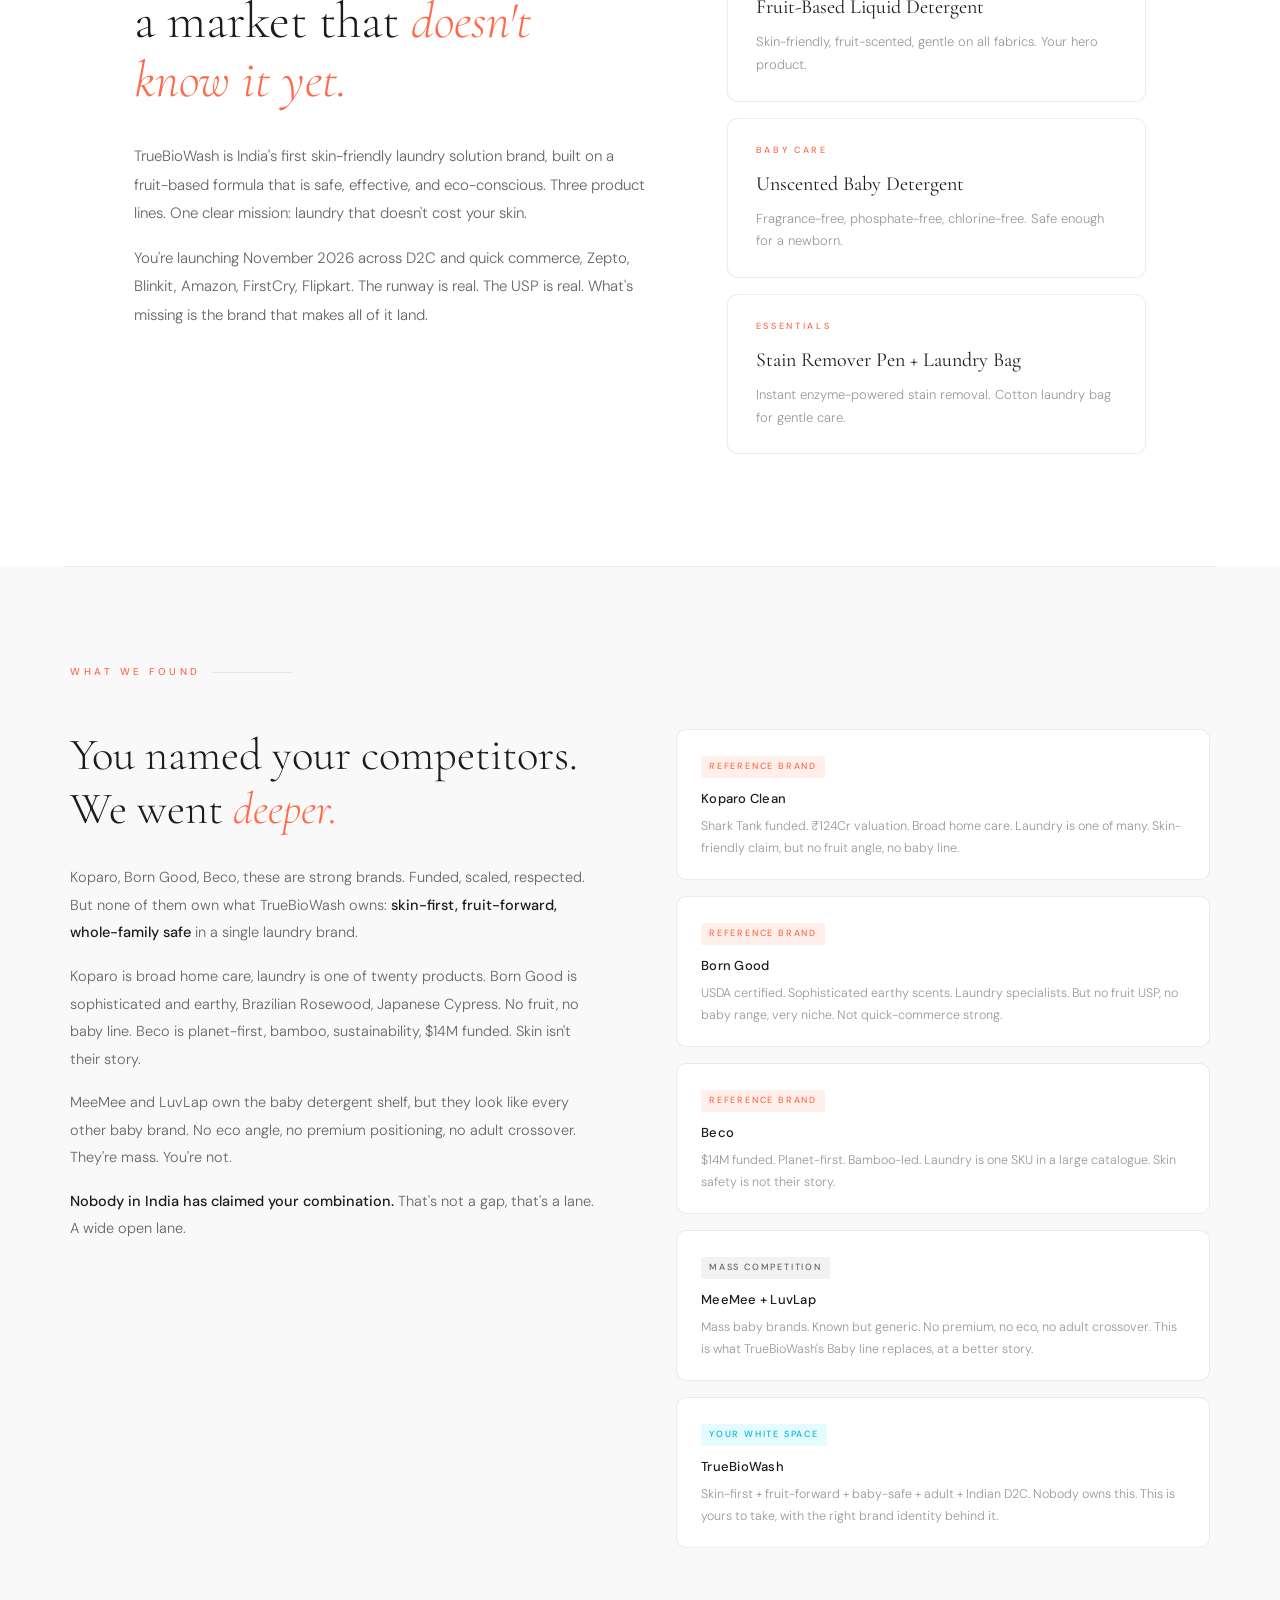
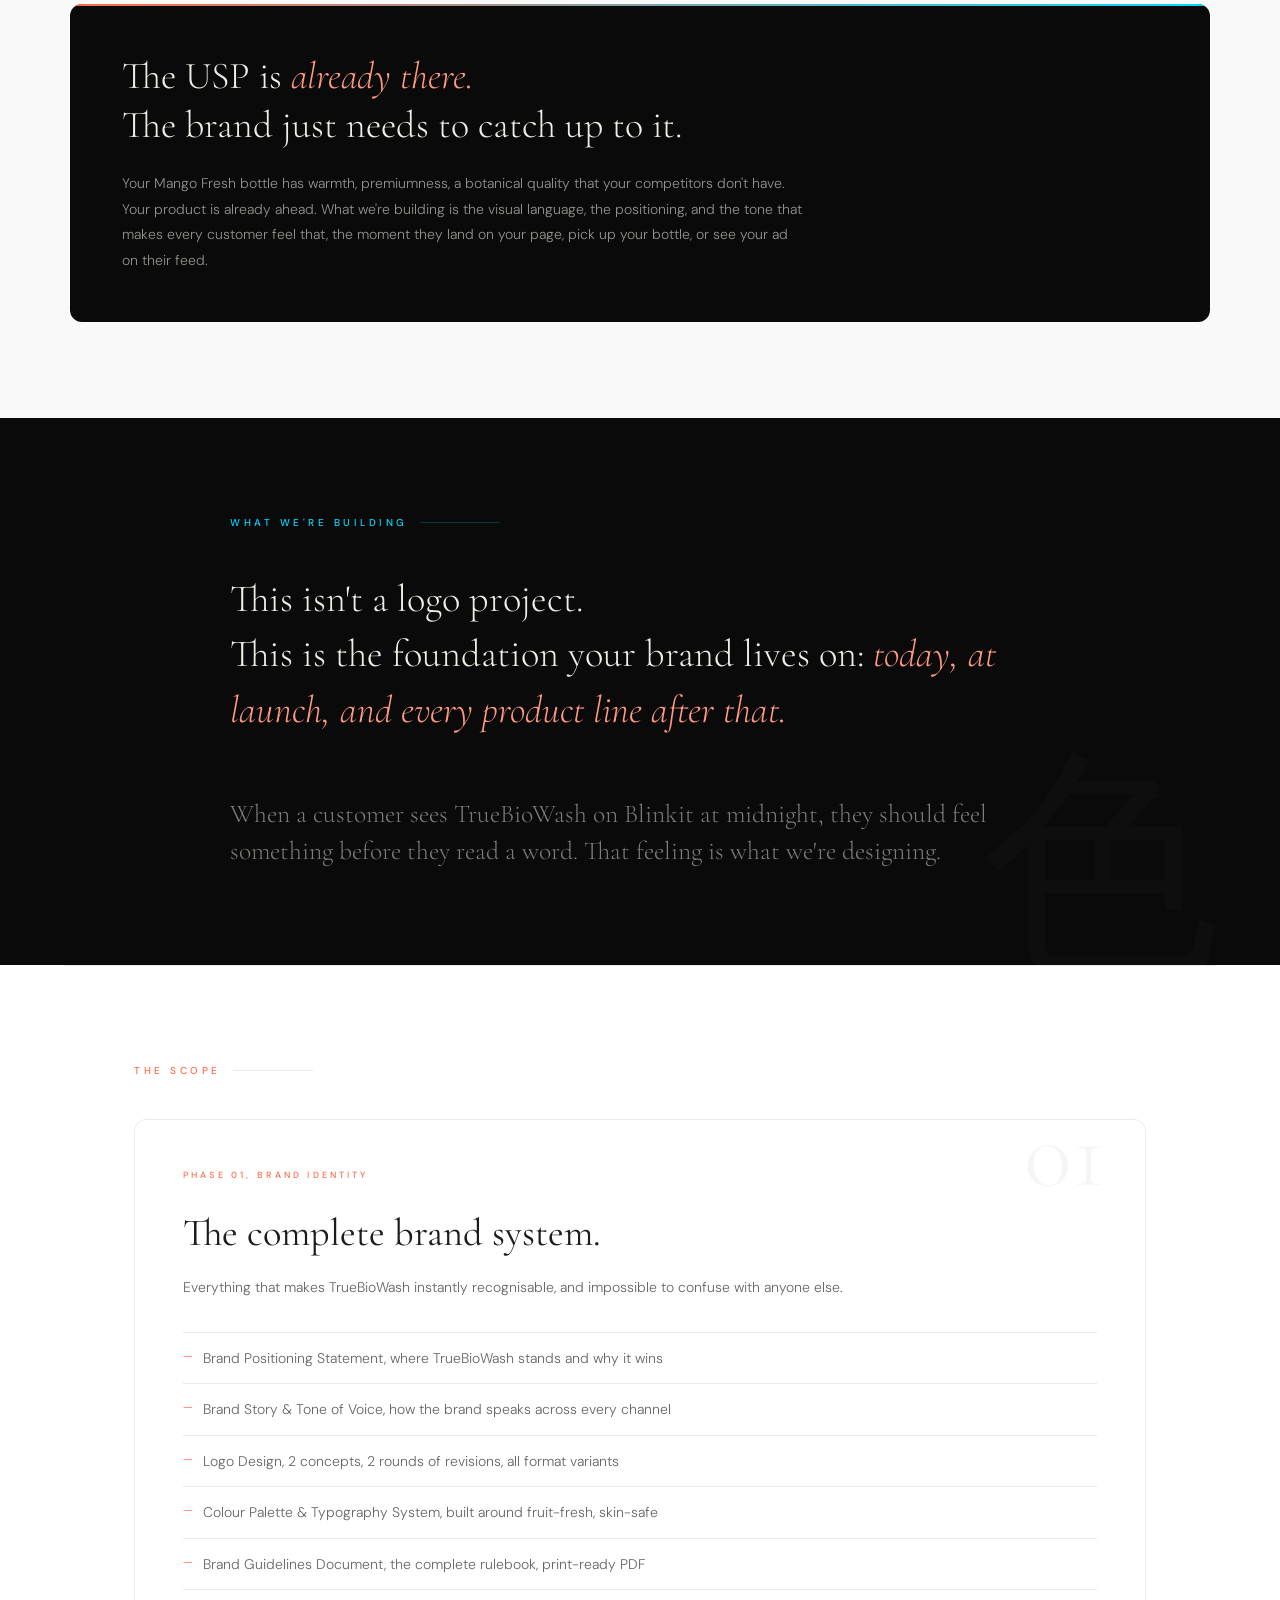
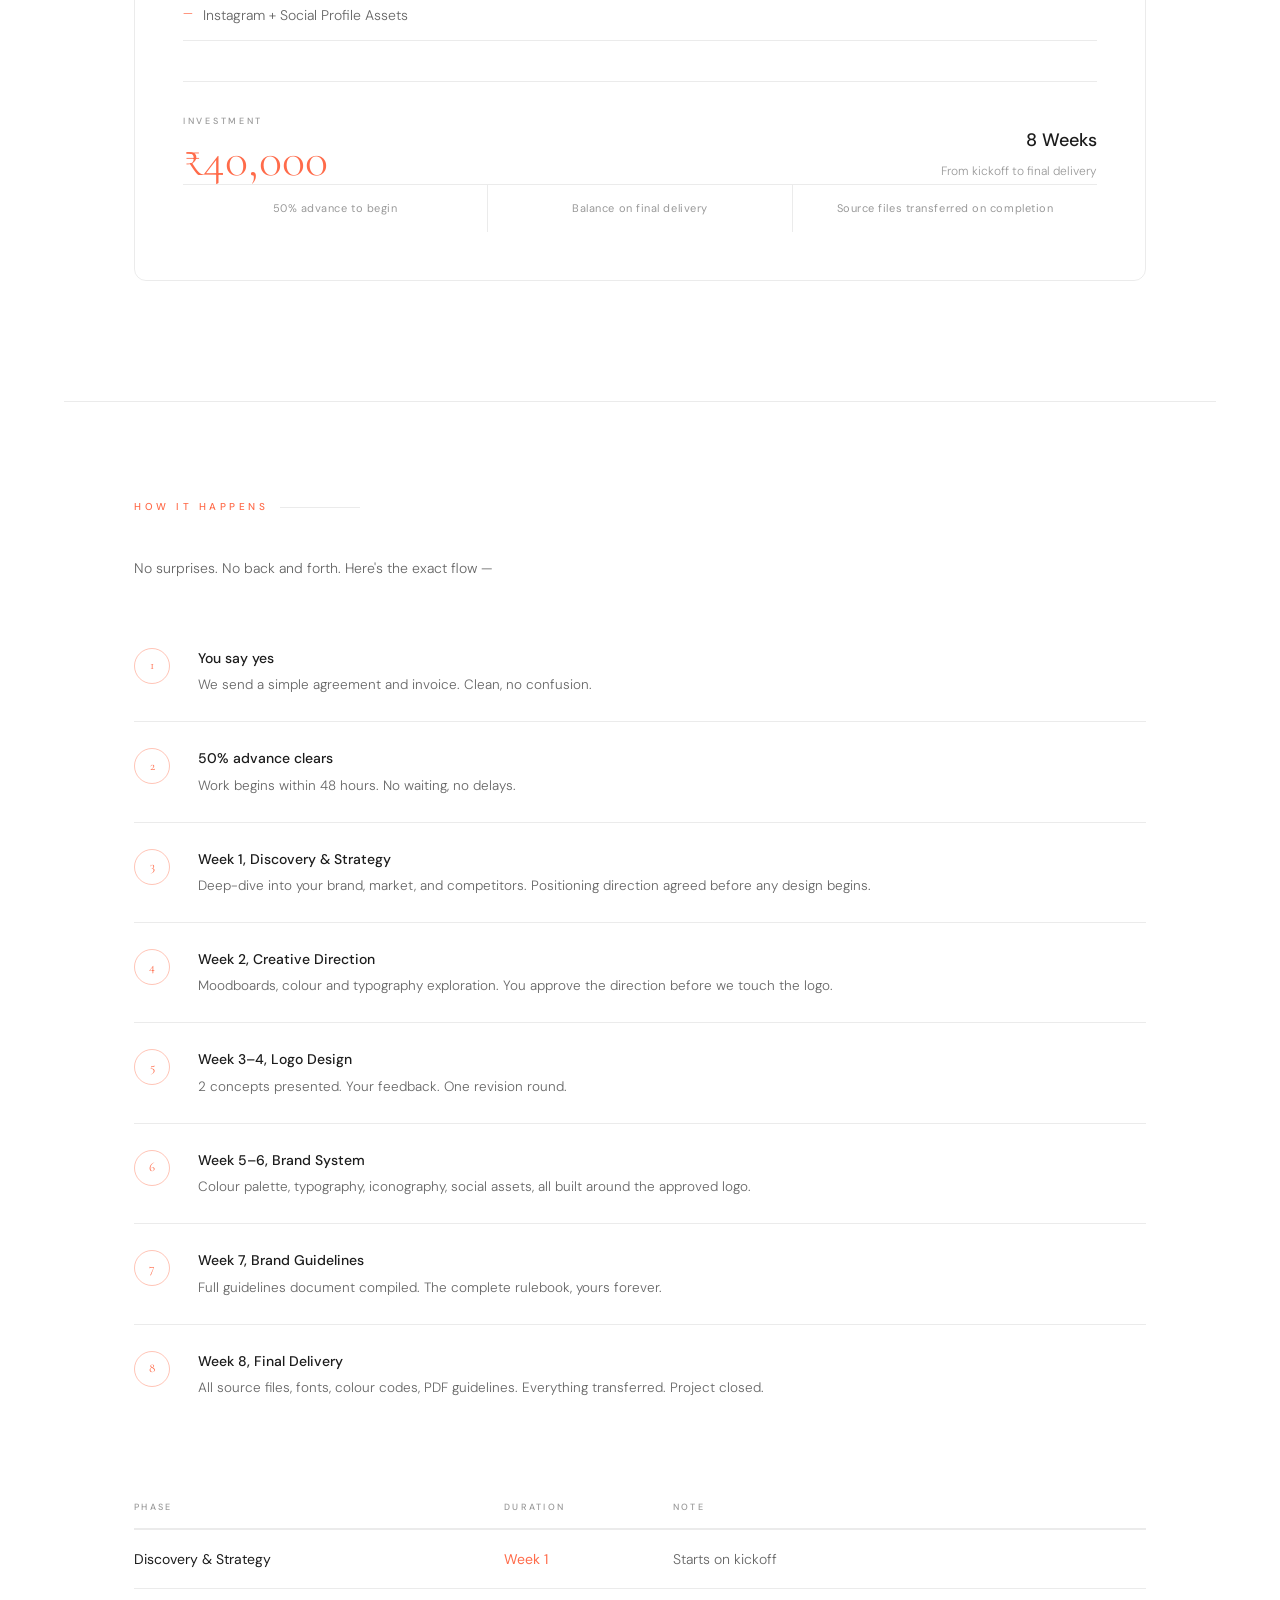
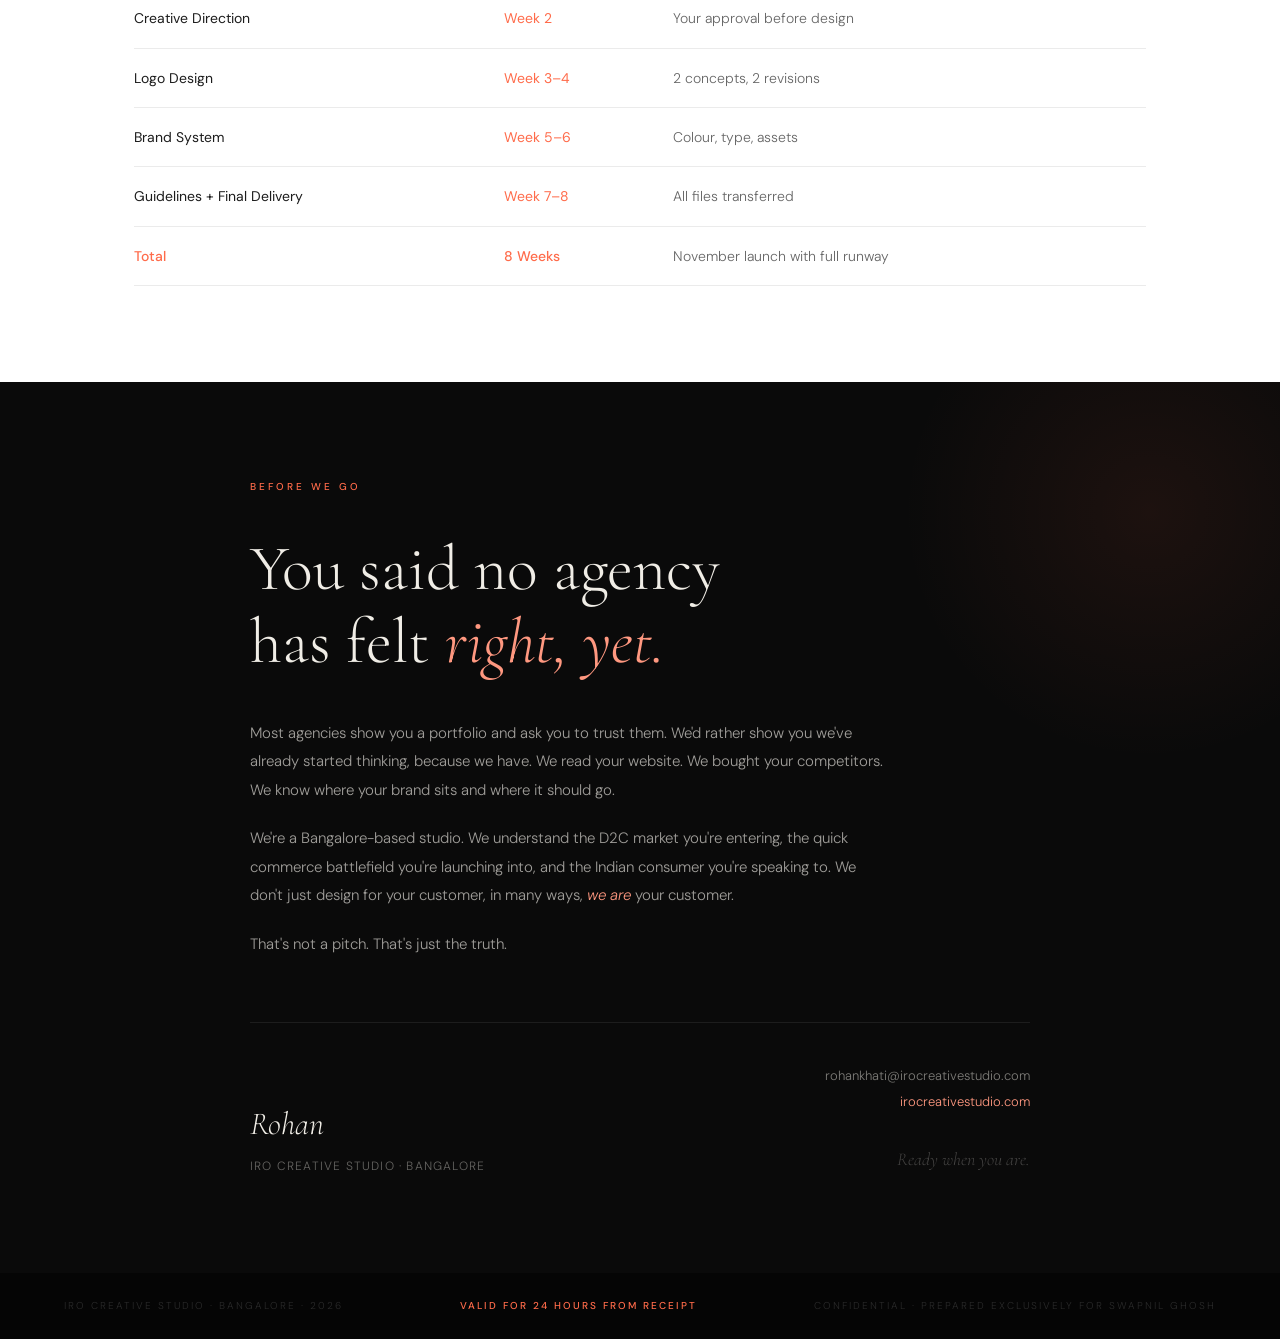
<file: PROPOSAL/TrueBioWash_Proposal.html>
<!DOCTYPE html>
<html lang="en">
<head>
<meta charset="UTF-8">
<meta name="viewport" content="width=device-width, initial-scale=1.0">
<title>IRO × TrueBioWash, Brand Identity Proposal</title>
<link href="https://fonts.googleapis.com/css2?family=Cormorant+Garamond:ital,wght@0,300;0,400;0,600;1,300;1,400;1,600&family=DM+Sans:wght@300;400;500&display=swap" rel="stylesheet">
<style>
  :root {
    --bg: #FFFFFF;
    --bg-off: #F9F9F9;
    --coral: #FF6B4A;
    --coral-light: #FF9880;
    --cyan: #00D9FF;
    --charcoal: #0A0A0A;
    --text: #1C1C1C;
    --text-muted: #666666;
    --text-light: #999999;
    --border: rgba(0,0,0,0.08);
  }

  * { margin: 0; padding: 0; box-sizing: border-box; }
  html { scroll-behavior: smooth; }

  body {
    background: var(--bg);
    color: var(--text);
    font-family: 'DM Sans', sans-serif;
    font-weight: 300;
    line-height: 1.75;
    overflow-x: hidden;
  }

  /* ── COVER ── */
  .cover {
    min-height: 100vh;
    display: grid;
    grid-template-rows: auto 1fr auto;
    padding: 56px 64px;
    position: relative;
    background: var(--bg);
    overflow: hidden;
  }

  .cover::before {
    content: '';
    position: absolute;
    top: -160px; right: -160px;
    width: 560px; height: 560px;
    border-radius: 50%;
    background: radial-gradient(circle, rgba(255,107,74,0.12) 0%, transparent 70%);
    pointer-events: none;
  }

  .cover::after {
    content: '';
    position: absolute;
    bottom: -100px; left: -100px;
    width: 420px; height: 420px;
    border-radius: 50%;
    background: radial-gradient(circle, rgba(0,217,255,0.08) 0%, transparent 70%);
    pointer-events: none;
  }

  .cover-top {
    display: flex;
    justify-content: space-between;
    align-items: flex-start;
    position: relative; z-index: 1;
  }

  .cover-logo {
    font-family: 'DM Sans', sans-serif;
    font-weight: 500;
    font-size: 12px;
    letter-spacing: 0.28em;
    text-transform: uppercase;
    color: var(--text-muted);
  }

  .cover-meta {
    font-size: 11px;
    letter-spacing: 0.12em;
    color: var(--text-light);
    text-align: right;
    text-transform: uppercase;
    line-height: 2;
  }

  .cover-center {
    display: flex;
    flex-direction: column;
    justify-content: center;
    padding: 60px 0 40px;
    position: relative; z-index: 1;
  }

  .cover-eyebrow {
    font-size: 10px;
    letter-spacing: 0.32em;
    text-transform: uppercase;
    color: var(--coral);
    margin-bottom: 28px;
    font-weight: 500;
  }

  .cover-headline {
    font-family: 'Cormorant Garamond', serif;
    font-size: clamp(72px, 11vw, 130px);
    font-weight: 300;
    line-height: 0.95;
    color: var(--text);
    letter-spacing: -0.02em;
  }

  .cover-headline em {
    font-style: italic;
    color: var(--coral);
  }

  .cover-for {
    font-family: 'Cormorant Garamond', serif;
    font-size: clamp(18px, 2.2vw, 26px);
    font-weight: 300;
    font-style: italic;
    color: var(--text-light);
    margin-top: 12px;
    margin-bottom: 48px;
    letter-spacing: 0.04em;
  }

  .cover-tagline {
    font-size: 14px;
    color: var(--text-muted);
    max-width: 500px;
    line-height: 1.85;
    border-left: 2px solid var(--coral);
    padding-left: 20px;
  }

  .cover-bottom {
    display: flex;
    justify-content: space-between;
    align-items: flex-end;
    position: relative; z-index: 1;
  }

  .cover-prepared {
    font-size: 11px;
    color: var(--text-light);
    letter-spacing: 0.08em;
    text-transform: uppercase;
    line-height: 2;
  }

  .cover-prepared strong {
    display: block;
    font-size: 12px;
    color: var(--text-muted);
    font-weight: 400;
    margin-top: 2px;
  }

  .cover-validity {
    font-size: 10px;
    letter-spacing: 0.2em;
    text-transform: uppercase;
    color: var(--coral);
    font-weight: 500;
    border: 1px solid rgba(255,107,74,0.3);
    padding: 8px 16px;
    border-radius: 2px;
  }

  /* ── OPENER (dark) ── */
  .opener {
    background: var(--charcoal);
    padding: 96px 64px;
    position: relative;
    overflow: hidden;
  }

  .opener::before {
    content: '';
    position: absolute;
    top: -120px; right: -120px;
    width: 500px; height: 500px;
    border-radius: 50%;
    background: radial-gradient(circle, rgba(255,107,74,0.1) 0%, transparent 70%);
  }

  .opener::after {
    content: '';
    position: absolute;
    bottom: -80px; left: 30%;
    width: 300px; height: 300px;
    border-radius: 50%;
    background: radial-gradient(circle, rgba(0,217,255,0.06) 0%, transparent 70%);
  }

  .opener-inner {
    max-width: 820px;
    margin: 0 auto;
    position: relative; z-index: 1;
  }

  .opener p {
    font-family: 'Cormorant Garamond', serif;
    font-size: clamp(28px, 3.5vw, 46px);
    font-weight: 300;
    line-height: 1.4;
    color: #F0EDE6;
  }

  .opener p em {
    font-style: italic;
    color: var(--coral-light);
  }

  .opener-small {
    font-family: 'DM Sans', sans-serif !important;
    font-size: 15px !important;
    color: rgba(240,237,230,0.6) !important;
    margin-top: 36px !important;
    font-weight: 300;
    line-height: 1.8;
    max-width: 620px;
  }

  /* ── SECTION SHELL ── */
  .section {
    padding: 96px 64px;
    max-width: 1140px;
    margin: 0 auto;
  }

  .section-divider {
    height: 1px;
    background: var(--border);
    margin: 0 64px;
  }

  /* ── LABEL ── */
  .label {
    font-size: 10px;
    letter-spacing: 0.35em;
    text-transform: uppercase;
    color: var(--coral);
    font-weight: 500;
    margin-bottom: 40px;
    display: flex;
    align-items: center;
    gap: 12px;
  }

  .label::after {
    content: '';
    flex: 1;
    height: 1px;
    background: var(--border);
    max-width: 80px;
  }

  /* ── ABOUT YOU ── */
  .about-grid {
    display: grid;
    grid-template-columns: 1.1fr 0.9fr;
    gap: 80px;
    margin-top: 8px;
    align-items: start;
  }

  .about-left h2 {
    font-family: 'Cormorant Garamond', serif;
    font-size: clamp(36px, 4vw, 56px);
    font-weight: 300;
    line-height: 1.15;
    color: var(--text);
    margin-bottom: 32px;
  }

  .about-left h2 em {
    font-style: italic;
    color: var(--coral);
  }

  .about-left p {
    font-size: 15px;
    font-weight: 300;
    color: var(--text-muted);
    line-height: 1.9;
    margin-bottom: 16px;
  }

  .about-right {
    padding-top: 8px;
  }

  .product-card {
    border: 1px solid var(--border);
    border-radius: 10px;
    padding: 24px 28px;
    margin-bottom: 16px;
    transition: border-color 0.2s, transform 0.2s;
    background: var(--bg);
  }

  .product-card:hover {
    border-color: rgba(255,107,74,0.3);
    transform: translateX(4px);
  }

  .product-card-label {
    font-size: 9px;
    letter-spacing: 0.3em;
    text-transform: uppercase;
    color: var(--coral);
    font-weight: 500;
    margin-bottom: 8px;
  }

  .product-card-name {
    font-family: 'Cormorant Garamond', serif;
    font-size: 20px;
    font-weight: 400;
    color: var(--text);
    margin-bottom: 6px;
  }

  .product-card-desc {
    font-size: 13px;
    color: var(--text-light);
    font-weight: 300;
  }

  /* ── COMPETITOR RESEARCH ── */
  .research-section {
    background: var(--bg-off);
    padding: 96px 64px;
  }

  .research-inner {
    max-width: 1140px;
    margin: 0 auto;
  }

  .research-grid {
    display: grid;
    grid-template-columns: 1fr 1fr;
    gap: 72px;
    margin-top: 48px;
    align-items: start;
  }

  .research-text h2 {
    font-family: 'Cormorant Garamond', serif;
    font-size: clamp(32px, 3.5vw, 48px);
    font-weight: 300;
    line-height: 1.2;
    color: var(--text);
    margin-bottom: 28px;
  }

  .research-text h2 em {
    font-style: italic;
    color: var(--coral);
  }

  .research-text p {
    font-size: 14.5px;
    color: var(--text-muted);
    line-height: 1.9;
    margin-bottom: 16px;
  }

  .research-text p strong {
    color: var(--text);
    font-weight: 500;
  }

  .brand-cards {
    display: flex;
    flex-direction: column;
    gap: 16px;
  }

  .brand-card {
    background: var(--bg);
    border: 1px solid var(--border);
    border-radius: 10px;
    padding: 20px 24px;
    transition: border-color 0.2s;
  }

  .brand-card:hover {
    border-color: rgba(255,107,74,0.25);
  }

  .brand-card-name {
    font-size: 13px;
    font-weight: 500;
    color: var(--text);
    margin-bottom: 6px;
    letter-spacing: 0.02em;
  }

  .brand-card-badge {
    display: inline-block;
    font-size: 9px;
    letter-spacing: 0.2em;
    text-transform: uppercase;
    padding: 3px 8px;
    border-radius: 2px;
    margin-bottom: 10px;
    font-weight: 500;
  }

  .badge-gap { background: rgba(0,217,255,0.1); color: #00B8D9; }
  .badge-ref { background: rgba(255,107,74,0.1); color: var(--coral); }
  .badge-mass { background: rgba(0,0,0,0.05); color: var(--text-muted); }

  .brand-card-desc {
    font-size: 12.5px;
    color: var(--text-light);
    font-weight: 300;
    line-height: 1.7;
  }

  .gap-callout {
    margin-top: 56px;
    background: var(--charcoal);
    border-radius: 12px;
    padding: 48px 52px;
    position: relative;
    overflow: hidden;
  }

  .gap-callout::before {
    content: '';
    position: absolute;
    top: 0; left: 0; right: 0;
    height: 2px;
    background: linear-gradient(90deg, var(--coral), var(--cyan));
  }

  .gap-callout h3 {
    font-family: 'Cormorant Garamond', serif;
    font-size: clamp(24px, 3vw, 38px);
    font-weight: 300;
    line-height: 1.3;
    color: #F0EDE6;
    margin-bottom: 20px;
  }

  .gap-callout h3 em {
    font-style: italic;
    color: var(--coral-light);
  }

  .gap-callout p {
    font-size: 14px;
    color: rgba(240,237,230,0.6);
    line-height: 1.85;
    max-width: 680px;
    font-weight: 300;
  }

  /* ── VISION ── */
  .vision {
    background: var(--charcoal);
    padding: 96px 64px;
    position: relative;
    overflow: hidden;
  }

  .vision::after {
    content: '色';
    position: absolute;
    right: 60px;
    bottom: -20px;
    font-size: 240px;
    color: rgba(255,255,255,0.02);
    font-family: serif;
    line-height: 1;
    pointer-events: none;
  }

  .vision-inner {
    max-width: 820px;
    margin: 0 auto;
    position: relative; z-index: 1;
  }

  .vision-inner .label {
    color: var(--cyan);
  }

  .vision-inner .label::after {
    background: rgba(0,217,255,0.2);
  }

  .vision-text {
    font-family: 'Cormorant Garamond', serif;
    font-size: clamp(24px, 3vw, 40px);
    font-weight: 300;
    line-height: 1.45;
    color: #F0EDE6;
  }

  .vision-text em {
    font-style: italic;
    color: var(--coral-light);
  }

  /* ── SCOPE / PHASES ── */
  .phase {
    border: 1px solid var(--border);
    border-radius: 12px;
    padding: 48px;
    margin-bottom: 24px;
    position: relative;
    overflow: hidden;
    transition: border-color 0.2s;
  }

  .phase:hover {
    border-color: rgba(255,107,74,0.2);
  }

  .phase::before {
    content: attr(data-num);
    position: absolute;
    top: -16px; right: 40px;
    font-family: 'Cormorant Garamond', serif;
    font-size: 100px;
    font-weight: 300;
    color: rgba(0,0,0,0.04);
    line-height: 1;
    pointer-events: none;
  }

  .phase-label {
    font-size: 9px;
    letter-spacing: 0.35em;
    text-transform: uppercase;
    color: var(--coral);
    font-weight: 500;
    margin-bottom: 16px;
  }

  .phase h2 {
    font-family: 'Cormorant Garamond', serif;
    font-size: clamp(26px, 3vw, 40px);
    font-weight: 400;
    color: var(--text);
    margin-bottom: 8px;
  }

  .phase-desc {
    font-size: 14px;
    color: var(--text-muted);
    margin-bottom: 32px;
    font-weight: 300;
  }

  .deliverables {
    display: flex;
    flex-direction: column;
    gap: 0;
    margin-bottom: 40px;
    border-top: 1px solid var(--border);
  }

  .deliverable {
    font-size: 14px;
    color: var(--text-muted);
    font-weight: 300;
    padding: 14px 0;
    border-bottom: 1px solid var(--border);
    padding-left: 20px;
    position: relative;
    line-height: 1.6;
  }

  .deliverable::before {
    content: '—';
    position: absolute;
    left: 0;
    color: var(--coral);
    font-size: 12px;
  }

  .phase-footer {
    display: flex;
    justify-content: space-between;
    align-items: flex-end;
    padding-top: 32px;
    border-top: 1px solid var(--border);
  }

  .phase-price {
    display: flex;
    flex-direction: column;
  }

  .phase-price span {
    font-size: 9px;
    letter-spacing: 0.3em;
    text-transform: uppercase;
    color: var(--text-light);
    font-weight: 500;
    margin-bottom: 6px;
  }

  .phase-price-amount {
    font-family: 'Cormorant Garamond', serif;
    font-size: 48px;
    font-weight: 300;
    color: var(--coral);
    line-height: 1;
  }

  .total-block {
    display: flex;
    justify-content: space-between;
    align-items: center;
    background: var(--charcoal);
    border-radius: 12px;
    padding: 40px 48px;
    margin-top: 24px;
    position: relative;
    overflow: hidden;
  }

  .total-block::before {
    content: '';
    position: absolute;
    top: 0; left: 0; right: 0;
    height: 2px;
    background: linear-gradient(90deg, var(--coral), var(--cyan));
  }

  .total-left p {
    font-size: 10px;
    letter-spacing: 0.3em;
    text-transform: uppercase;
    color: rgba(240,237,230,0.4);
    margin-bottom: 8px;
    font-weight: 500;
  }

  .total-amount {
    font-family: 'Cormorant Garamond', serif;
    font-size: 56px;
    font-weight: 300;
    color: #F0EDE6;
    line-height: 1;
  }

  .payment-terms {
    display: flex;
    gap: 0;
    border-top: 1px solid var(--border);
    margin-top: 0;
  }

  .payment-terms span {
    flex: 1;
    font-size: 11px;
    font-weight: 400;
    color: var(--text-light);
    letter-spacing: 0.05em;
    padding: 14px 0;
    text-align: center;
    border-right: 1px solid var(--border);
  }

  .payment-terms span:last-child {
    border-right: none;
  }

  .total-note {
    font-size: 13px;
    color: rgba(240,237,230,0.45);
    font-weight: 300;
    line-height: 2.2;
    text-align: right;
  }

  .phase-timeline {
    text-align: right;
  }

  .phase-timeline strong {
    display: block;
    font-size: 18px;
    font-weight: 500;
    color: var(--text);
  }

  .phase-timeline small {
    font-size: 12px;
    color: var(--text-light);
  }

  /* ── TIMELINE TABLE ── */
  .timeline-table {
    width: 100%;
    border-collapse: collapse;
    margin-top: 64px;
    font-size: 14px;
  }

  .timeline-table thead tr {
    border-bottom: 2px solid var(--border);
  }

  .timeline-table thead th {
    padding: 12px 16px;
    text-align: left;
    font-size: 9px;
    font-weight: 500;
    letter-spacing: 0.25em;
    text-transform: uppercase;
    color: var(--text-light);
    padding-left: 0;
  }

  .timeline-table tbody tr {
    border-bottom: 1px solid var(--border);
    transition: background 0.15s;
  }

  .timeline-table tbody tr:hover { background: var(--bg-off); }

  .timeline-table td {
    padding: 18px 0;
    font-size: 14px;
    color: var(--text-muted);
    font-weight: 300;
    vertical-align: top;
    line-height: 1.6;
  }

  .timeline-table td:first-child { color: var(--text); font-weight: 400; }
  .timeline-table td:nth-child(2) { color: var(--coral); font-weight: 400; }

  /* ── STEPS ── */
  .steps {
    display: flex;
    flex-direction: column;
    gap: 0;
    margin-top: 40px;
  }

  .step {
    display: flex;
    gap: 28px;
    align-items: flex-start;
    padding: 24px 0;
    border-bottom: 1px solid var(--border);
  }

  .step:last-child { border-bottom: none; }

  .step-num {
    width: 36px;
    height: 36px;
    border-radius: 50%;
    border: 1px solid rgba(255,107,74,0.4);
    color: var(--coral);
    font-size: 13px;
    font-weight: 400;
    display: flex;
    align-items: center;
    justify-content: center;
    flex-shrink: 0;
    font-family: 'Cormorant Garamond', serif;
    margin-top: 2px;
  }

  .step-content strong {
    display: block;
    font-size: 14px;
    font-weight: 500;
    color: var(--text);
    margin-bottom: 4px;
  }

  .step-content p {
    font-size: 13.5px;
    color: var(--text-muted);
    font-weight: 300;
    line-height: 1.7;
  }

  /* ── CLOSING ── */
  .closing {
    background: var(--charcoal);
    padding: 96px 64px;
    position: relative;
    overflow: hidden;
  }

  .closing::before {
    content: '';
    position: absolute;
    top: -120px; right: -120px;
    width: 500px; height: 500px;
    border-radius: 50%;
    background: radial-gradient(circle, rgba(255,107,74,0.08) 0%, transparent 70%);
  }

  .closing-inner {
    max-width: 780px;
    margin: 0 auto;
    position: relative; z-index: 1;
  }

  .ready-tag {
    font-size: 10px;
    letter-spacing: 0.3em;
    text-transform: uppercase;
    color: var(--coral);
    font-weight: 500;
    margin-bottom: 36px;
  }

  .closing-inner h2 {
    font-family: 'Cormorant Garamond', serif;
    font-size: clamp(36px, 5vw, 64px);
    font-weight: 300;
    line-height: 1.15;
    color: #F0EDE6;
    margin-bottom: 40px;
  }

  .closing-inner h2 em {
    font-style: italic;
    color: var(--coral-light);
  }

  .closing-inner p {
    font-size: 15px;
    color: rgba(240,237,230,0.65);
    line-height: 1.9;
    font-weight: 300;
    margin-bottom: 20px;
    max-width: 640px;
  }

  .closing-inner p em {
    font-style: italic;
    color: var(--coral-light);
  }

  .closing-sig {
    display: flex;
    justify-content: space-between;
    align-items: flex-end;
    margin-top: 64px;
    padding-top: 40px;
    border-top: 1px solid rgba(255,255,255,0.08);
    flex-wrap: wrap;
    gap: 24px;
  }

  .sig-name {
    font-family: 'Cormorant Garamond', serif;
    font-size: 32px;
    font-weight: 300;
    font-style: italic;
    color: #F0EDE6;
    margin-bottom: 4px;
  }

  .sig-title {
    font-size: 12px;
    color: rgba(240,237,230,0.4);
    letter-spacing: 0.1em;
    font-weight: 300;
    text-transform: uppercase;
  }

  .sig-contact {
    text-align: right;
    font-size: 13px;
    color: rgba(240,237,230,0.5);
    font-weight: 300;
    line-height: 2;
  }

  .sig-contact a {
    color: var(--coral-light);
    text-decoration: none;
  }

  /* ── FOOTER ── */
  footer {
    background: #050505;
    padding: 24px 64px;
    display: flex;
    justify-content: space-between;
    align-items: center;
    flex-wrap: wrap;
    gap: 12px;
  }

  footer span {
    font-size: 10px;
    letter-spacing: 0.2em;
    text-transform: uppercase;
    color: rgba(255,255,255,0.15);
  }

  footer .validity {
    color: var(--coral);
    font-size: 10px;
    letter-spacing: 0.2em;
    text-transform: uppercase;
    font-weight: 500;
  }

  @media (max-width: 768px) {
    .cover, .opener, .section, .research-section, .vision, .closing { padding: 56px 28px; }
    .about-grid, .research-grid { grid-template-columns: 1fr; gap: 40px; }
    .phase { padding: 32px 24px; }
    .phase-footer { flex-direction: column; align-items: flex-start; gap: 16px; }
    .closing-sig { flex-direction: column; align-items: flex-start; }
    .sig-contact { text-align: left; }
    footer { padding: 20px 28px; }
    .section-divider { margin: 0 28px; }
    .gap-callout { padding: 36px 28px; }
  }
</style>
</head>
<body>

<!-- COVER -->
<section class="cover">
  <div class="cover-top">
    <div class="cover-logo">IRO Creative Studio</div>
    <div class="cover-meta">
      May 2026<br>
      Prepared for Swapnil Ghosh<br>
      Confidential
    </div>
  </div>

  <div class="cover-center">
    <div class="cover-eyebrow">Brand Identity Proposal</div>
    <h1 class="cover-headline">
      A brand<br>that <em>earns</em><br>its place.
    </h1>
    <div class="cover-for">for TrueBioWash, India's first skin-friendly laundry solution brand</div>
    <p class="cover-tagline">
      You have a product that no one else in India has built.<br>
      This proposal is about building the brand it deserves.
    </p>
  </div>

  <div class="cover-bottom">
    <div class="cover-prepared">
      Prepared by
      <strong>Rohan Khati, IRO Creative Studio</strong>
    </div>
    <div class="cover-validity">Valid for 48 Hours</div>
  </div>
</section>

<!-- OPENER -->
<section class="opener">
  <div class="opener-inner">
    <p>
      You told us most agencies offer to make a logo.<br>
      We're not here to make you a logo.<br>
      We're here to build <em>a position no one else can take.</em>
    </p>
    <p class="opener-small">
      We spent time on your website, your products, your competitors, Koparo, Born Good, Beco, MeeMee, LuvLap, before writing a single word of this proposal. Everything you're about to read comes from that research. This is what thinking looks like before the work even begins.
    </p>
  </div>
</section>

<!-- ABOUT YOU -->
<div class="section-divider"></div>
<section class="section">
  <div class="label">Who You Are</div>
  <div class="about-grid">
    <div class="about-left">
      <h2>A product built for<br>a market that <em>doesn't<br>know it yet.</em></h2>
      <p>TrueBioWash is India's first skin-friendly laundry solution brand, built on a fruit-based formula that is safe, effective, and eco-conscious. Three product lines. One clear mission: laundry that doesn't cost your skin.</p>
      <p>You're launching November 2026 across D2C and quick commerce, Zepto, Blinkit, Amazon, FirstCry, Flipkart. The runway is real. The USP is real. What's missing is the brand that makes all of it land.</p>
    </div>
    <div class="about-right">
      <div class="product-card">
        <div class="product-card-label">Adult Line</div>
        <div class="product-card-name">Fruit-Based Liquid Detergent</div>
        <div class="product-card-desc">Skin-friendly, fruit-scented, gentle on all fabrics. Your hero product.</div>
      </div>
      <div class="product-card">
        <div class="product-card-label">Baby Care</div>
        <div class="product-card-name">Unscented Baby Detergent</div>
        <div class="product-card-desc">Fragrance-free, phosphate-free, chlorine-free. Safe enough for a newborn.</div>
      </div>
      <div class="product-card">
        <div class="product-card-label">Essentials</div>
        <div class="product-card-name">Stain Remover Pen + Laundry Bag</div>
        <div class="product-card-desc">Instant enzyme-powered stain removal. Cotton laundry bag for gentle care.</div>
      </div>
    </div>
  </div>
</section>

<!-- RESEARCH -->
<div class="section-divider"></div>
<section class="research-section">
  <div class="research-inner">
    <div class="label">What We Found</div>
    <div class="research-grid">
      <div class="research-text">
        <h2>You named your competitors.<br>We went <em>deeper.</em></h2>
        <p>
          Koparo, Born Good, Beco, these are strong brands. Funded, scaled, respected. But none of them own what TrueBioWash owns: <strong>skin-first, fruit-forward, whole-family safe</strong> in a single laundry brand.
        </p>
        <p>
          Koparo is broad home care, laundry is one of twenty products. Born Good is sophisticated and earthy, Brazilian Rosewood, Japanese Cypress. No fruit, no baby line. Beco is planet-first, bamboo, sustainability, $14M funded. Skin isn't their story.
        </p>
        <p>
          MeeMee and LuvLap own the baby detergent shelf, but they look like every other baby brand. No eco angle, no premium positioning, no adult crossover. They're mass. You're not.
        </p>
        <p>
          <strong>Nobody in India has claimed your combination.</strong> That's not a gap, that's a lane. A wide open lane.
        </p>
      </div>
      <div class="brand-cards">
        <div class="brand-card">
          <div class="brand-card-badge badge-ref">Reference Brand</div>
          <div class="brand-card-name">Koparo Clean</div>
          <div class="brand-card-desc">Shark Tank funded. ₹124Cr valuation. Broad home care. Laundry is one of many. Skin-friendly claim, but no fruit angle, no baby line.</div>
        </div>
        <div class="brand-card">
          <div class="brand-card-badge badge-ref">Reference Brand</div>
          <div class="brand-card-name">Born Good</div>
          <div class="brand-card-desc">USDA certified. Sophisticated earthy scents. Laundry specialists. But no fruit USP, no baby range, very niche. Not quick-commerce strong.</div>
        </div>
        <div class="brand-card">
          <div class="brand-card-badge badge-ref">Reference Brand</div>
          <div class="brand-card-name">Beco</div>
          <div class="brand-card-desc">$14M funded. Planet-first. Bamboo-led. Laundry is one SKU in a large catalogue. Skin safety is not their story.</div>
        </div>
        <div class="brand-card">
          <div class="brand-card-badge badge-mass">Mass Competition</div>
          <div class="brand-card-name">MeeMee + LuvLap</div>
          <div class="brand-card-desc">Mass baby brands. Known but generic. No premium, no eco, no adult crossover. This is what TrueBioWash's Baby line replaces, at a better story.</div>
        </div>
        <div class="brand-card">
          <div class="brand-card-badge badge-gap">Your White Space</div>
          <div class="brand-card-name">TrueBioWash</div>
          <div class="brand-card-desc">Skin-first + fruit-forward + baby-safe + adult + Indian D2C. Nobody owns this. This is yours to take, with the right brand identity behind it.</div>
        </div>
      </div>
    </div>

    <div class="gap-callout">
      <h3>The USP is <em>already there.</em><br>The brand just needs to catch up to it.</h3>
      <p>
        Your Mango Fresh bottle has warmth, premiumness, a botanical quality that your competitors don't have. Your product is already ahead. What we're building is the visual language, the positioning, and the tone that makes every customer feel that, the moment they land on your page, pick up your bottle, or see your ad on their feed.
      </p>
    </div>
  </div>
</section>

<!-- VISION -->
<section class="vision">
  <div class="vision-inner">
    <div class="label">What We're Building</div>
    <p class="vision-text">
      This isn't a logo project.<br>
      This is the foundation your brand lives on: <em>today, at launch, and every product line after that.</em>
    </p>
    <br><br>
    <p class="vision-text" style="font-size: clamp(18px, 2vw, 26px); color: rgba(240,237,230,0.5);">
      When a customer sees TrueBioWash on Blinkit at midnight, they should feel something before they read a word. That feeling is what we're designing.
    </p>
  </div>
</section>

<!-- SCOPE -->
<div class="section-divider"></div>
<section class="section">
  <div class="label">The Scope</div>

  <div class="phase" data-num="01">
    <div class="phase-label">Phase 01, Brand Identity</div>
    <h2>The complete brand system.</h2>
    <p class="phase-desc">Everything that makes TrueBioWash instantly recognisable, and impossible to confuse with anyone else.</p>
    <div class="deliverables">
      <div class="deliverable">Brand Positioning Statement, where TrueBioWash stands and why it wins</div>
      <div class="deliverable">Brand Story & Tone of Voice, how the brand speaks across every channel</div>
      <div class="deliverable">Logo Design, 2 concepts, 2 rounds of revisions, all format variants</div>
      <div class="deliverable">Colour Palette & Typography System, built around fruit-fresh, skin-safe</div>
      <div class="deliverable">Brand Guidelines Document, the complete rulebook, print-ready PDF</div>
      <div class="deliverable">Instagram + Social Profile Assets</div>
    </div>
    <div class="phase-footer">
      <div class="phase-price">
        <span>Investment</span>
        <div class="phase-price-amount">₹40,000</div>
      </div>
      <div class="phase-timeline">
        <strong>8 Weeks</strong>
        <small>From kickoff to final delivery</small>
      </div>
    </div>
    <div class="payment-terms">
      <span>50% advance to begin</span>
      <span>Balance on final delivery</span>
      <span>Source files transferred on completion</span>
    </div>
  </div>

</section>

<!-- TIMELINE -->
<div class="section-divider"></div>
<section class="section">
  <div class="label">How It Happens</div>
  <p style="font-size: 14px; color: var(--text-muted); max-width: 480px; line-height: 1.85;">No surprises. No back and forth. Here's the exact flow —</p>

  <div class="steps">
    <div class="step">
      <div class="step-num">1</div>
      <div class="step-content">
        <strong>You say yes</strong>
        <p>We send a simple agreement and invoice. Clean, no confusion.</p>
      </div>
    </div>
    <div class="step">
      <div class="step-num">2</div>
      <div class="step-content">
        <strong>50% advance clears</strong>
        <p>Work begins within 48 hours. No waiting, no delays.</p>
      </div>
    </div>
    <div class="step">
      <div class="step-num">3</div>
      <div class="step-content">
        <strong>Week 1, Discovery & Strategy</strong>
        <p>Deep-dive into your brand, market, and competitors. Positioning direction agreed before any design begins.</p>
      </div>
    </div>
    <div class="step">
      <div class="step-num">4</div>
      <div class="step-content">
        <strong>Week 2, Creative Direction</strong>
        <p>Moodboards, colour and typography exploration. You approve the direction before we touch the logo.</p>
      </div>
    </div>
    <div class="step">
      <div class="step-num">5</div>
      <div class="step-content">
        <strong>Week 3–4, Logo Design</strong>
        <p>2 concepts presented. Your feedback. One revision round.</p>
      </div>
    </div>
    <div class="step">
      <div class="step-num">6</div>
      <div class="step-content">
        <strong>Week 5–6, Brand System</strong>
        <p>Colour palette, typography, iconography, social assets, all built around the approved logo.</p>
      </div>
    </div>
    <div class="step">
      <div class="step-num">7</div>
      <div class="step-content">
        <strong>Week 7, Brand Guidelines</strong>
        <p>Full guidelines document compiled. The complete rulebook, yours forever.</p>
      </div>
    </div>
    <div class="step">
      <div class="step-num">8</div>
      <div class="step-content">
        <strong>Week 8, Final Delivery</strong>
        <p>All source files, fonts, colour codes, PDF guidelines. Everything transferred. Project closed.</p>
      </div>
    </div>
  </div>

  <table class="timeline-table">
    <thead>
      <tr>
        <th>Phase</th>
        <th>Duration</th>
        <th>Note</th>
      </tr>
    </thead>
    <tbody>
      <tr>
        <td>Discovery & Strategy</td>
        <td>Week 1</td>
        <td>Starts on kickoff</td>
      </tr>
      <tr>
        <td>Creative Direction</td>
        <td>Week 2</td>
        <td>Your approval before design</td>
      </tr>
      <tr>
        <td>Logo Design</td>
        <td>Week 3–4</td>
        <td>2 concepts, 2 revisions</td>
      </tr>
      <tr>
        <td>Brand System</td>
        <td>Week 5–6</td>
        <td>Colour, type, assets</td>
      </tr>
      <tr>
        <td>Guidelines + Final Delivery</td>
        <td>Week 7–8</td>
        <td>All files transferred</td>
      </tr>
      <tr>
        <td style="color: var(--coral); font-weight: 500;">Total</td>
        <td style="color: var(--coral); font-weight: 500;">8 Weeks</td>
        <td>November launch with full runway</td>
      </tr>
    </tbody>
  </table>
</section>

<!-- CLOSING -->
<section class="closing">
  <div class="closing-inner">
    <div class="ready-tag">Before We Go</div>

    <h2>You said no agency<br>has felt <em>right, yet.</em></h2>

    <p>
      Most agencies show you a portfolio and ask you to trust them. We'd rather show you we've already started thinking, because we have. We read your website. We bought your competitors. We know where your brand sits and where it should go.
    </p>
    <p>
      We're a Bangalore-based studio. We understand the D2C market you're entering, the quick commerce battlefield you're launching into, and the Indian consumer you're speaking to. We don't just design for your customer, in many ways, <em>we are</em> your customer.
    </p>
    <p>
      That's not a pitch. That's just the truth.
    </p>

    <div class="closing-sig">
      <div>
        <div class="sig-name">Rohan</div>
        <div class="sig-title">IRO Creative Studio · Bangalore</div>
      </div>
      <div class="sig-contact">
        rohankhati@irocreativestudio.com<br>
        <a href="https://irocreativestudio.com">irocreativestudio.com</a><br><br>
        <em style="color: rgba(240,237,230,0.25); font-style: italic; font-family: 'Cormorant Garamond', serif; font-size: 18px;">Ready when you are.</em>
      </div>
    </div>
  </div>
</section>

<!-- FOOTER -->
<footer>
  <span>IRO Creative Studio · Bangalore · 2026</span>
  <span class="validity">Valid for 24 Hours from Receipt</span>
  <span>Confidential · Prepared exclusively for Swapnil Ghosh</span>
</footer>

</body>
</html>
</file>
<file: css/engines.css>
/* ============================================================
   IRO Creative Studio — engines.css
   AI Engines product page styles.
   ============================================================ */

*, *::before, *::after { margin: 0; padding: 0; box-sizing: border-box; -webkit-tap-highlight-color: transparent; }

:root {
  --black:    #000000;
  --surface:  #0D0D0D;
  --surface2: #131313;
  --border:   rgba(255,255,255,0.065);
  --border-md:rgba(255,255,255,0.11);
  --orange:   #E8663C;
  --orange-lo: rgba(232,102,60,0.1);
  --orange-bd: rgba(232,102,60,0.35);
  --white:    #FFFFFF;
  --text:     #FFFFFF;
  --text-dim: #FFFFFF;
  --text-faint:#FFFFFF;
  --font-d: 'Sora', sans-serif;
  --font-b: 'Space Grotesk', sans-serif;
}

html { scroll-behavior: smooth; }
body {
  background: var(--black);
  color: var(--text);
  font-family: var(--font-b);
  min-height: 100vh;
  overflow-x: hidden;
  -webkit-font-smoothing: antialiased;
}

/* ─── NAV ─── */
nav {
  display: flex;
  align-items: center;
  justify-content: space-between;
  padding: 22px 56px;
  border-bottom: 1px solid var(--border);
  position: sticky;
  top: 0;
  background: rgba(0,0,0,0.92);
  backdrop-filter: blur(20px);
  -webkit-backdrop-filter: blur(20px);
  z-index: 100;
}
.nav-logo {
  display: flex;
  align-items: baseline;
  gap: 5px;
  text-decoration: none;
}
.nav-logo-iro {
  font-family: var(--font-d);
  font-weight: 800;
  font-size: 17px;
  color: var(--white);
  letter-spacing: -0.3px;
}
.nav-logo-kanji {
  font-size: 13px;
  color: var(--orange);
}
.nav-links {
  position: absolute;
  left: 50%;
  transform: translateX(-50%);
  display: flex;
  align-items: center;
  gap: 36px;
  list-style: none;
}
.nav-links a {
  font-size: 13px;
  font-weight: 500;
  color: rgba(255,255,255,0.6);
  text-decoration: none;
  transition: color 0.2s;
}
.nav-links a:hover { color: var(--white); }
.nav-cta {
  font-family: var(--font-b);
  font-size: 13px;
  font-weight: 600;
  color: var(--white);
  background: transparent;
  border: 1px solid var(--border-md);
  border-radius: 8px;
  padding: 9px 20px;
  cursor: pointer;
  text-decoration: none;
  transition: border-color 0.2s, color 0.2s;
}
.nav-cta:hover { border-color: rgba(255,255,255,0.35); }

/* ─── HERO ─── */
.hero {
  text-align: center;
  padding: 100px 56px 88px;
  border-bottom: 1px solid var(--border);
  background: url('../assets/images/engine-bg.png') top center/cover no-repeat;
}
.hero-eyebrow {
  display: inline-block;
  font-size: 11px;
  font-weight: 600;
  letter-spacing: 0.12em;
  text-transform: uppercase;
  color: rgba(255,255,255,0.45);
  margin-bottom: 24px;
}
.hero h1 {
  font-family: var(--font-d);
  font-size: clamp(38px, 5vw, 66px);
  font-weight: 800;
  letter-spacing: -2.5px;
  line-height: 1.04;
  color: var(--white);
  margin-bottom: 22px;
}
.hero-desc {
  font-size: 15px;
  line-height: 1.75;
  color: var(--text-dim);
  max-width: 480px;
  margin: 0 auto 56px;
}
.hero-stats {
  display: inline-flex;
  align-items: center;
  border: 1px solid var(--border);
  border-radius: 12px;
  background: var(--surface);
  overflow: hidden;
}
.hero-stat {
  padding: 20px 40px;
  border-right: 1px solid var(--border);
  text-align: center;
}
.hero-stat:last-child { border-right: none; }
.hero-stat-n {
  display: block;
  font-family: var(--font-d);
  font-size: 30px;
  font-weight: 800;
  color: var(--white);
  letter-spacing: -1px;
  line-height: 1;
}
.hero-stat-n.accent { color: var(--orange); }
.hero-stat-l {
  display: block;
  font-size: 11px;
  color: var(--text-dim);
  letter-spacing: 0.03em;
  margin-top: 5px;
}

/* ─── SHARED SECTION ─── */
.section-eyebrow {
  font-size: 11px;
  font-weight: 600;
  letter-spacing: 0.12em;
  text-transform: uppercase;
  color: var(--text-faint);
  text-align: center;
  margin-bottom: 12px;
}
.section-title {
  font-family: var(--font-d);
  font-size: clamp(24px, 3vw, 34px);
  font-weight: 700;
  letter-spacing: -0.5px;
  color: var(--white);
  text-align: center;
  margin-bottom: 52px;
}
.divider { height: 1px; background: var(--border); }

/* ─── ENGINE CARDS ─── */
.engines-section {
  padding: 72px 56px;
  border-bottom: 1px solid var(--border);
}
.cards-grid {
  display: grid;
  grid-template-columns: repeat(4, 1fr);
  gap: 14px;
}
.engine-card {
  background: var(--surface);
  border: 1px solid var(--border);
  border-radius: 16px;
  padding: 28px 24px 24px;
  display: flex;
  flex-direction: column;
  transition: border-color 0.3s ease, box-shadow 0.3s ease;
}
.engine-card:hover {
  border-color: var(--orange-bd);
  box-shadow: 0 0 0 1px var(--orange-lo), 0 8px 40px rgba(232,102,60,0.08);
}
.engine-card.featured {
  border-color: var(--orange-bd);
}
.engine-card.featured:hover {
  border-color: var(--orange);
  box-shadow: 0 0 0 1px rgba(232,102,60,0.25), 0 8px 48px rgba(232,102,60,0.14);
}
.engine-card.selected {
  border-color: var(--orange-bd) !important;
  box-shadow: 0 0 0 1px var(--orange-lo) !important;
}
.engine-card.featured.selected {
  border-color: var(--orange) !important;
}

.card-top {
  display: flex;
  align-items: center;
  justify-content: space-between;
  margin-bottom: 18px;
}
.card-num {
  font-family: var(--font-b);
  font-size: 10px;
  font-weight: 700;
  letter-spacing: 0.12em;
  text-transform: uppercase;
  color: rgba(255,255,255,0.3);
}
.card-badge {
  font-size: 9px;
  font-weight: 700;
  letter-spacing: 0.08em;
  text-transform: uppercase;
  color: var(--orange);
  background: var(--orange-lo);
  border: 1px solid var(--orange-bd);
  border-radius: 20px;
  padding: 3px 9px;
}
.card-name {
  font-family: var(--font-d);
  font-size: 22px;
  font-weight: 700;
  letter-spacing: -0.5px;
  color: var(--white);
  line-height: 1.15;
  margin-bottom: 5px;
}
.card-tagline {
  font-size: 11px;
  font-weight: 500;
  letter-spacing: 0.03em;
  color: rgba(255,255,255,0.4);
  margin-bottom: 16px;
  text-transform: uppercase;
}
.card-desc {
  font-size: 13px;
  line-height: 1.7;
  color: rgba(255,255,255,0.6);
  margin-bottom: 20px;
  padding-bottom: 20px;
  border-bottom: 1px solid var(--border);
}
.card-features {
  list-style: none;
  display: flex;
  flex-direction: column;
  gap: 11px;
  margin-bottom: 24px;
  flex: 1;
}
.card-features li {
  display: flex;
  align-items: center;
  gap: 10px;
  font-size: 13px;
  font-weight: 400;
  color: rgba(255,255,255,0.85);
  line-height: 1.35;
}
.check-reg {
  flex-shrink: 0;
  width: 14px;
  height: 14px;
}
.check-feat {
  flex-shrink: 0;
  width: 14px;
  height: 14px;
}

/* All cards get the same orange button */
.card-btn {
  display: block;
  width: 100%;
  text-align: center;
  font-family: var(--font-b);
  font-size: 13px;
  font-weight: 600;
  letter-spacing: 0.01em;
  padding: 12px;
  border-radius: 9px;
  cursor: pointer;
  transition: background 0.25s ease, color 0.25s ease, box-shadow 0.25s ease, border-color 0.25s ease;
  border: 1px solid var(--orange);
  background: var(--orange);
  color: var(--white);
}
.card-btn:hover {
  background: transparent;
  color: var(--orange);
  box-shadow: 0 0 20px rgba(232,102,60,0.18);
}
.card-btn.active {
  background: transparent;
  color: var(--orange);
}

/* ─── RESEARCH TABLE ─── */
.table-section {
  padding: 80px 56px;
  border-bottom: 1px solid var(--border);
}

.table-wrap {
  position: relative;
}
.table-extra-rows {
  display: none;
}
.table-extra-rows.open {
  display: table-row-group;
}
.table-gradient {
  position: absolute;
  bottom: 0; left: 0; right: 0;
  height: 180px;
  background: linear-gradient(to bottom, transparent 0%, #000000 100%);
  pointer-events: none;
  border-radius: 0 0 14px 14px;
  transition: opacity 0.4s;
}
.table-gradient.hidden { opacity: 0; pointer-events: none; }
.see-more-btn {
  display: flex;
  align-items: center;
  justify-content: center;
  gap: 8px;
  width: 100%;
  margin-top: 20px;
  padding: 14px;
  font-family: var(--font-b);
  font-size: 13px;
  font-weight: 600;
  color: var(--white);
  background: transparent;
  border: 1px solid var(--border-md);
  border-radius: 10px;
  cursor: pointer;
  transition: border-color 0.2s, background 0.2s;
}
.see-more-btn:hover { border-color: rgba(255,255,255,0.25); background: rgba(255,255,255,0.03); }
.see-more-btn svg { transition: transform 0.3s; }
.see-more-btn.open svg { transform: rotate(180deg); }
.table-intro {
  margin-bottom: 64px;
  display: flex;
  align-items: center;
  gap: 56px;
}
.table-intro-left { flex-shrink: 0; }
.table-intro-num {
  display: block;
  font-family: var(--font-d);
  font-size: clamp(72px, 10vw, 112px);
  font-weight: 800;
  letter-spacing: -4px;
  color: var(--orange);
  line-height: 1;
}
.table-intro-unit {
  font-family: var(--font-d);
  font-size: 20px;
  font-weight: 600;
  color: var(--text-dim);
  display: block;
  margin-top: 4px;
  letter-spacing: -0.5px;
}
.table-intro-headline {
  font-family: var(--font-d);
  font-size: clamp(20px, 2.5vw, 30px);
  font-weight: 700;
  letter-spacing: -0.5px;
  color: var(--white);
  margin-bottom: 12px;
  line-height: 1.2;
}
.table-intro-sub {
  font-size: 14px;
  color: var(--text-dim);
  max-width: 460px;
  line-height: 1.7;
}

.research-table {
  width: 100%;
  border-collapse: collapse;
  border: 1px solid var(--border);
  border-radius: 14px;
  overflow: hidden;
}
.research-table thead tr {
  background: var(--surface2);
}
.research-table th {
  padding: 16px 20px;
  font-size: 11px;
  font-weight: 700;
  letter-spacing: 0.08em;
  text-transform: uppercase;
  border-bottom: 1px solid var(--border);
  text-align: left;
}
.research-table th:first-child { color: var(--text-dim); }
.research-table th:not(:first-child) {
  text-align: center;
  color: var(--text-faint);
}
.research-table td {
  padding: 13px 20px;
  font-size: 13px;
  color: var(--text);
  border-bottom: 1px solid var(--border);
  vertical-align: middle;
}
.research-table tr:last-child td { border-bottom: none; }
.research-table tbody tr { background: var(--black); }
.research-table tbody tr:nth-child(odd) { background: rgba(255,255,255,0.015); }
.research-table td:not(:first-child) { text-align: center; }

.row-label { font-weight: 500; color: var(--white); }
.row-sub {
  font-size: 11px;
  color: var(--text-faint);
  font-weight: 400;
  display: block;
  margin-top: 3px;
}
.cell-no { color: var(--text-faint); font-size: 16px; }

.chk {
  display: block;
  margin: 0 auto;
  width: 16px;
  height: 16px;
}

/* ─── MODES ─── */
.modes-section {
  padding: 80px 56px;
  border-bottom: 1px solid var(--border);
}
.modes-grid {
  display: grid;
  grid-template-columns: 1fr 1fr;
  gap: 16px;
}
.mode-card {
  background: var(--surface);
  border: 1px solid var(--border);
  border-radius: 14px;
  padding: 34px;
}
.mode-label {
  font-size: 10px;
  font-weight: 700;
  letter-spacing: 0.12em;
  text-transform: uppercase;
  color: var(--text-faint);
  margin-bottom: 16px;
  display: block;
}
.mode-name {
  font-family: var(--font-d);
  font-size: 22px;
  font-weight: 700;
  letter-spacing: -0.5px;
  color: var(--white);
  margin-bottom: 10px;
}
.mode-desc {
  font-size: 13px;
  line-height: 1.7;
  color: var(--text-dim);
  margin-bottom: 24px;
}
.mode-tags { display: flex; flex-wrap: wrap; gap: 8px; }
.mode-tag {
  font-size: 11px;
  font-weight: 600;
  color: var(--text-faint);
  border: 1px solid var(--border);
  border-radius: 20px;
  padding: 4px 12px;
}
.mode-tag.on {
  color: var(--orange);
  border-color: var(--orange-bd);
  background: var(--orange-lo);
}

/* ─── WAITLIST SECTION ─── */
.waitlist-section {
  padding: 96px 56px;
  border-bottom: 1px solid var(--border);
}
.waitlist-inner {
  max-width: 560px;
  margin: 0 auto;
  text-align: center;
}
.waitlist-eyebrow {
  font-size: 11px;
  font-weight: 600;
  letter-spacing: 0.12em;
  text-transform: uppercase;
  color: rgba(255,255,255,0.45);
  margin-bottom: 20px;
  display: block;
}
.waitlist-title {
  font-family: var(--font-d);
  font-size: clamp(26px, 3.5vw, 40px);
  font-weight: 800;
  letter-spacing: -1.5px;
  color: var(--white);
  line-height: 1.08;
  margin-bottom: 14px;
}
.waitlist-sub {
  font-size: 14px;
  line-height: 1.7;
  color: var(--text-dim);
  margin-bottom: 44px;
}
.waitlist-form {
  display: flex;
  flex-direction: column;
  gap: 12px;
  text-align: left;
}
.form-row {
  display: grid;
  grid-template-columns: 1fr 1fr;
  gap: 12px;
}
.form-field {
  display: flex;
  flex-direction: column;
  gap: 6px;
}
.form-field label {
  font-size: 11px;
  font-weight: 600;
  letter-spacing: 0.06em;
  text-transform: uppercase;
  color: rgba(255,255,255,0.45);
}
.form-field input,
.form-field select {
  font-family: var(--font-b);
  font-size: 14px;
  font-weight: 400;
  color: var(--white);
  background: var(--surface);
  border: 1px solid var(--border-md);
  border-radius: 9px;
  padding: 13px 16px;
  outline: none;
  transition: border-color 0.2s;
  -webkit-appearance: none;
  appearance: none;
}
.form-field select {
  background-image: url("data:image/svg+xml,%3Csvg xmlns='http://www.w3.org/2000/svg' width='12' height='12' viewBox='0 0 12 12' fill='none'%3E%3Cpath d='M2 4.5L6 8L10 4.5' stroke='rgba(255,255,255,0.4)' stroke-width='1.4' stroke-linecap='round' stroke-linejoin='round'/%3E%3C/svg%3E");
  background-repeat: no-repeat;
  background-position: right 14px center;
  padding-right: 36px;
  cursor: pointer;
}
.form-field select option {
  background: #1a1a1a;
  color: var(--white);
}
.form-field input:focus,
.form-field select:focus {
  border-color: rgba(255,255,255,0.28);
}
.form-field input::placeholder { color: rgba(255,255,255,0.25); }
.form-submit {
  margin-top: 8px;
  font-family: var(--font-b);
  font-size: 14px;
  font-weight: 600;
  color: var(--white);
  background: var(--orange);
  border: none;
  border-radius: 9px;
  padding: 15px;
  cursor: pointer;
  transition: opacity 0.2s;
  width: 100%;
}
.form-submit:hover { opacity: 0.88; }
.form-note {
  text-align: center;
  font-size: 12px;
  color: rgba(255,255,255,0.3);
  margin-top: 12px;
}
/* success state */
.waitlist-success {
  display: none;
  text-align: center;
  padding: 40px 0;
}
.waitlist-success.visible { display: block; }
.success-icon {
  width: 52px;
  height: 52px;
  border-radius: 50%;
  background: var(--orange-lo);
  border: 1px solid var(--orange-bd);
  display: flex;
  align-items: center;
  justify-content: center;
  margin: 0 auto 20px;
}
.success-title {
  font-family: var(--font-d);
  font-size: 22px;
  font-weight: 700;
  letter-spacing: -0.5px;
  color: var(--white);
  margin-bottom: 8px;
}
.success-msg {
  font-size: 14px;
  color: var(--text-dim);
  line-height: 1.6;
}

/* ─── FOOTER CTA ─── */
.footer-cta {
  padding: 72px 56px;
  display: flex;
  align-items: center;
  justify-content: space-between;
  gap: 40px;
  flex-wrap: wrap;
}
.footer-cta h2 {
  font-family: var(--font-d);
  font-size: clamp(20px, 2.5vw, 32px);
  font-weight: 700;
  letter-spacing: -0.5px;
  color: var(--white);
  margin-bottom: 8px;
}
.footer-cta p {
  font-size: 14px;
  color: var(--text-dim);
  max-width: 400px;
  line-height: 1.6;
}
.footer-btns { display: flex; gap: 12px; flex-shrink: 0; }
.btn-orange {
  display: inline-block;
  font-family: var(--font-b);
  font-size: 14px;
  font-weight: 600;
  color: var(--white);
  background: var(--orange);
  border: none;
  border-radius: 9px;
  padding: 13px 26px;
  text-decoration: none;
  cursor: pointer;
  transition: opacity 0.2s;
}
.btn-orange:hover { opacity: 0.88; }
.btn-ghost {
  display: inline-block;
  font-family: var(--font-b);
  font-size: 14px;
  font-weight: 600;
  color: var(--text-dim);
  background: transparent;
  border: 1px solid var(--border-md);
  border-radius: 9px;
  padding: 13px 26px;
  text-decoration: none;
  cursor: pointer;
  transition: all 0.2s;
}
.btn-ghost:hover { color: var(--white); border-color: rgba(255,255,255,0.25); }

/* ─── SITE FOOTER ─── */
.site-footer {
  padding: 24px 56px;
  border-top: 1px solid var(--border);
  display: flex;
  align-items: center;
  justify-content: space-between;
}
.f-logo {
  font-family: var(--font-d);
  font-size: 14px;
  font-weight: 800;
  color: var(--white);
  letter-spacing: -0.3px;
}
.f-logo .k { color: var(--orange); font-size: 12px; }
.f-note { font-size: 12px; color: var(--text-faint); }

/* ─── HOVER ANIMATIONS ─── */

/* Card lift + glow on hover */
.engine-card {
  transform: translateY(0);
  transition: border-color 0.3s ease, box-shadow 0.3s ease, transform 0.35s cubic-bezier(0.22,1,0.36,1);
}
.engine-card:hover {
  transform: translateY(-6px);
  border-color: var(--orange-bd);
  box-shadow: 0 0 0 1px var(--orange-lo), 0 16px 48px rgba(232,102,60,0.12);
}
.engine-card.featured:hover {
  transform: translateY(-6px);
  border-color: var(--orange);
  box-shadow: 0 0 0 1px rgba(232,102,60,0.3), 0 16px 56px rgba(232,102,60,0.18);
}

/* Mode card hover glow */
.mode-card {
  transition: border-color 0.3s ease, box-shadow 0.3s ease, transform 0.35s cubic-bezier(0.22,1,0.36,1);
}
.mode-card:hover {
  transform: translateY(-4px);
  border-color: rgba(255,255,255,0.15);
  box-shadow: 0 12px 40px rgba(0,0,0,0.3);
}

/* Feature list items slide on hover */
.card-features li {
  transition: transform 0.25s ease, color 0.25s ease;
}
.engine-card:hover .card-features li {
  transform: translateX(4px);
}

/* Button micro-animation */
.card-btn {
  transition: background 0.25s ease, color 0.25s ease, box-shadow 0.25s ease, border-color 0.25s ease, transform 0.2s ease;
}
.card-btn:active {
  transform: scale(0.96);
}

/* Hero stat hover pulse */
.hero-stat {
  transition: background 0.3s ease;
}
.hero-stat:hover {
  background: rgba(255,255,255,0.03);
}
.hero-stat-n {
  transition: color 0.3s ease, transform 0.3s ease;
}
.hero-stat:hover .hero-stat-n {
  color: var(--orange);
  transform: scale(1.08);
}

/* Nav links underline animation */
.nav-links a {
  position: relative;
}
.nav-links a::after {
  content: '';
  position: absolute;
  bottom: -4px;
  left: 0;
  width: 0;
  height: 1px;
  background: var(--white);
  transition: width 0.3s ease;
}
.nav-links a:hover::after {
  width: 100%;
}

/* See-more button hover */
.see-more-btn {
  transition: border-color 0.2s, background 0.2s, transform 0.2s;
}
.see-more-btn:hover {
  transform: translateY(-2px);
}

/* Footer CTA buttons */
.btn-orange {
  transition: opacity 0.2s, transform 0.25s ease, box-shadow 0.25s ease;
}
.btn-orange:hover {
  opacity: 0.88;
  transform: translateY(-2px);
  box-shadow: 0 8px 24px rgba(232,102,60,0.25);
}

/* ─── REVEAL ON SCROLL ─── */
.reveal-el {
  opacity: 0;
  transform: translateY(32px);
  transition: opacity 0.7s cubic-bezier(0.22,1,0.36,1), transform 0.7s cubic-bezier(0.22,1,0.36,1);
}
.reveal-el.in-view {
  opacity: 1;
  transform: translateY(0);
}

/* Stagger cards */
.engine-card.reveal-el:nth-child(1) { transition-delay: 0s; }
.engine-card.reveal-el:nth-child(2) { transition-delay: 0.08s; }
.engine-card.reveal-el:nth-child(3) { transition-delay: 0.16s; }
.engine-card.reveal-el:nth-child(4) { transition-delay: 0.24s; }

/* Stagger mode cards */
.mode-card.reveal-el:nth-child(1) { transition-delay: 0s; }
.mode-card.reveal-el:nth-child(2) { transition-delay: 0.1s; }

/* ─── RESPONSIVE ─── */
@media (max-width: 1080px) {
  .cards-grid { grid-template-columns: repeat(2, 1fr); }
}
@media (max-width: 720px) {
  nav { padding: 18px 24px; }
  .nav-links { display: none; }
  .hero, .engines-section, .table-section, .modes-section, .waitlist-section, .footer-cta { padding-left: 24px; padding-right: 24px; }
  .cards-grid { grid-template-columns: 1fr; }
  .modes-grid { grid-template-columns: 1fr; }
  .hero-stats { 
    display: grid; 
    grid-template-columns: 1fr 1fr; 
  }
  .hero-stat { 
    border-right: 1px solid var(--border); 
    border-bottom: 1px solid var(--border); 
    padding: 20px 16px;
  }
  .hero-stat:nth-child(2n) { border-right: none; }
  .hero-stat:nth-child(n+3) { border-bottom: none; }
  .table-intro { flex-direction: column; gap: 24px; align-items: flex-start; }
  .table-intro-left { text-align: left; }
  #tableVisible tr:nth-child(n+6) { display: none; }
  #tableWrap.open #tableVisible tr:nth-child(n+6) { display: table-row; }
  .footer-cta { flex-direction: column; align-items: flex-start; }
  .site-footer { padding: 24px; flex-direction: column; align-items: flex-start; gap: 12px; }
  .form-row { grid-template-columns: 1fr; }
}
</file>
<file: css/style.css>
/* ============================================================
   IRO Creative Studio — style.css
   All site-wide styles live here.
   Project thumbnail styles: search "PROJECT THUMBNAILS" below.
   ============================================================ */

/* ===== RESET & BASE ===== */
*, *::before, *::after { margin: 0; padding: 0; box-sizing: border-box; }
a, button, [role="button"], .work-item, .service-card, .ribbon-item, .work-tag { -webkit-tap-highlight-color: transparent; }

:root {
  --charcoal:    #141414;
  --dark:        #1C1C1C;
  --deepblack:   #0F0F0F;
  --coral:       #E8663C;
  --cyan:        #2FE8F6;
  --cream:       #F5F0EB;
  --cream-border:#E0DBD4;
  --text-muted:  #9a9a9a;
  --text-dim:    #808080;
  --text-faint:  #999;
  --text-ghost:  #aaa;
  --font-display:'Sora', sans-serif;
  --font-body:   'Space Grotesk', sans-serif;
  --font-jp:     'Noto Serif JP', serif;
}

html { scroll-behavior: smooth; }

body {
  font-family: var(--font-body);
  color: var(--cream);
  background: var(--charcoal);
  -webkit-font-smoothing: antialiased;
  -moz-osx-font-smoothing: grayscale;
}

/* ===== UTILITIES ===== */
.label {
  font-family: var(--font-body);
  font-size: 10px;
  text-transform: uppercase;
  letter-spacing: 2.5px;
  font-weight: 500;
}

.reveal {
  opacity: 0;
  transform: translateY(32px);
  transition: opacity 0.7s ease, transform 0.7s ease;
}
.reveal.visible { opacity: 1; transform: translateY(0); }
.reveal-d1 { transition-delay: 0.1s; }
.reveal-d2 { transition-delay: 0.2s; }
.reveal-d3 { transition-delay: 0.3s; }
.reveal-d4 { transition-delay: 0.4s; }

/* ===== FOCUS INDICATORS ===== */
:focus-visible {
  outline: 2px solid var(--coral);
  outline-offset: 3px;
}
a:focus-visible { outline-color: var(--cyan); }
button:focus-visible { outline-color: var(--coral); outline-offset: 2px; }

/* ===== NAV ===== */
nav {
  position: fixed;
  top: 0; left: 0; right: 0;
  z-index: 100;
  display: flex;
  justify-content: space-between;
  align-items: center;
  padding: 20px 48px;
  background: transparent;
  transition: padding 0.3s ease, background 0.3s ease;
}
nav.scrolled {
  padding: 14px 48px;
}

.nav-logo { display: flex; align-items: center; gap: 6px; }
.nav-logo-text {
  font-family: var(--font-display);
  font-weight: 800; font-size: 20px;
  color: var(--cream); letter-spacing: -0.5px;
}
.nav-logo-kanji {
  font-family: var(--font-jp);
  font-size: 12px; color: var(--coral); opacity: 0.6;
}

.nav-links {
  display: flex; gap: 48px; list-style: none;
  background: rgba(20,20,20,0.45);
  backdrop-filter: blur(16px);
  -webkit-backdrop-filter: blur(16px);
  border: 1px solid rgba(255,255,255,0.12);
  border-radius: 40px;
  padding: 14px 40px;
}
.nav-links a {
  font-family: var(--font-body); font-size: 12px;
  color: var(--cream); text-decoration: none;
  letter-spacing: 1px; text-transform: uppercase;
  transition: color 0.3s ease;
}
.nav-links a:hover { color: var(--cyan); }

.nav-links a.nav-cta-text {
  font-weight: 700;
  text-decoration: underline;
  text-decoration-thickness: 1px;
  text-underline-offset: 4px;
}
.nav-links a.nav-cta-text:hover {
  color: var(--coral);
}

.nav-hamburger {
  display: none; flex-direction: column;
  gap: 5px; cursor: pointer; padding: 4px;
  background: none; border: none; outline: none;
}
.nav-hamburger span {
  width: 24px; height: 2px;
  background: var(--cream); border-radius: 1px;
  transition: transform 0.35s ease, opacity 0.35s ease;
  display: block;
}

/* Morph to X when active */
.nav-hamburger.active span:nth-child(1) { transform: translateY(7px) rotate(45deg); }
.nav-hamburger.active span:nth-child(2) { opacity: 0; transform: scaleX(0); }
.nav-hamburger.active span:nth-child(3) { transform: translateY(-7px) rotate(-45deg); }

/* ===== HERO ===== */
.hero {
  min-height: 100vh;
  display: flex; align-items: center;
  background: var(--charcoal);
  padding: 120px 48px 80px;
  position: relative; overflow: hidden;
}
.hero-video {
  position: absolute; top: 0; left: 0;
  width: 100%; height: 100%;
  object-fit: cover;
  z-index: 0;
  pointer-events: none;
  will-change: transform;
}
.hero-content { will-change: transform, opacity; }
.hero-kanji-bg { will-change: transform; }

.hero-kanji-bg {
  position: absolute; top: 50%; right: 5%;
  transform: translateY(-50%);
  font-family: var(--font-jp);
  font-size: clamp(280px, 38vw, 520px);
  color: var(--cream); line-height: 1;
  opacity: 0.35;
  pointer-events: none; user-select: none;
  -webkit-mask-image: radial-gradient(
    circle 260px at var(--torch-x, -600px) var(--torch-y, -600px),
    rgba(0,0,0,1)    0%,
    rgba(0,0,0,0.85) 25%,
    rgba(0,0,0,0.4)  60%,
    rgba(0,0,0,0.18) 100%
  );
  mask-image: radial-gradient(
    circle 260px at var(--torch-x, -600px) var(--torch-y, -600px),
    rgba(0,0,0,1)    0%,
    rgba(0,0,0,0.85) 25%,
    rgba(0,0,0,0.4)  60%,
    rgba(0,0,0,0.18) 100%
  );
}

.hero-content { position: relative; z-index: 1; max-width: 720px; }
.hero-location { color: var(--cyan); margin-bottom: 28px; font-weight: 200; }

.hero h1 {
  font-family: var(--font-display); font-weight: 800;
  color: var(--cream); line-height: 1;
  margin-bottom: 8px;
}

.hero-morph {
  display: block; position: relative;
  height: clamp(90px, 14vw, 180px);
  margin-bottom: 4px;
}
.hero-morph-iro, .hero-morph-kanji {
  position: absolute; left: 0; bottom: 0;
  transition: opacity 0.8s ease, transform 0.8s ease;
}
.hero-morph-iro {
  font-family: var(--font-display); font-weight: 800;
  font-size: clamp(90px, 14vw, 180px);
  color: var(--coral); letter-spacing: -5px; line-height: 1;
}
.hero-morph-kanji {
  font-family: var(--font-jp);
  font-size: clamp(80px, 12vw, 160px);
  color: var(--coral); opacity: 0;
  transform: scale(0.9) translateY(4px);
  line-height: 1;
}
.hero-morph.show-kanji .hero-morph-iro { opacity: 0; transform: scale(0.9) translateY(-4px); }
.hero-morph.show-kanji .hero-morph-kanji { opacity: 1; transform: scale(1) translateY(0); }

.hero-subtitle {
  display: block;
  font-family: var(--font-display); font-weight: 200;
  font-size: clamp(26px, 3.5vw, 42px);
  color: #ffffff;
  letter-spacing: 6px;
  text-transform: uppercase;
  line-height: 1;
}

.hero-divider { display: flex; align-items: center; gap: 10px; margin: 20px 0 28px; }
.hero-divider-line { width: 40px; height: 1px; background: #ffffff; opacity: 0.8; }
.hero-divider-text { font-size: 11px; color: #ffffff; letter-spacing: 2px; text-transform: uppercase; font-weight: 500; }

.hero-desc {
  font-weight: 400; font-size: 17px;
  color: #ffffff; line-height: 1.7; max-width: 520px;
}
.hero-buttons { display: flex; gap: 16px; margin-top: 36px; flex-wrap: wrap; }
.hero-buttons .btn-outline {
  border-color: #ffffff;
  color: #ffffff;
  font-size: 13px;
  padding: 16px 36px;
}
.hero-buttons .btn-outline:hover {
  border-color: #ffffff;
  background: rgba(255,255,255,0.1);
}
.hero-buttons .btn-primary {
  font-size: 13px;
  padding: 16px 36px;
}

/* ===== BUTTONS ===== */
.btn {
  display: inline-flex; align-items: center;
  font-family: var(--font-body); font-size: 12px; font-weight: 500;
  padding: 14px 32px; border-radius: 4px; letter-spacing: 0.5px;
  text-decoration: none; text-transform: uppercase;
  transition: all 0.3s ease; cursor: pointer; border: none;
}
.btn-primary { background: var(--cyan); color: var(--charcoal); }
.btn-primary:hover { background: #62EDF8; transform: translateY(-2px); }
.btn-outline { background: transparent; color: var(--text-muted); border: 1px solid #333; }
.btn-outline:hover { border-color: var(--text-muted); color: var(--cream); }
.btn-coral { background: var(--coral); color: var(--charcoal); }
.btn-coral:hover { background: #F07A55; transform: translateY(-2px); }

/* AI Engines hero button — orange fill with glow emphasis */
.btn-engines {
  background: var(--coral);
  color: #ffffff;
  font-size: 13px;
  padding: 16px 36px;
  border-radius: 4px;
  box-shadow: 0 0 24px rgba(232,102,60,0.25);
  transition: all 0.3s ease;
}
.btn-engines:hover {
  background: #F07A55;
  transform: translateY(-2px);
  box-shadow: 0 4px 32px rgba(232,102,60,0.35);
}

/* ===== SERVICES ===== */
.services { background: #000000; padding: 100px 48px; }

.services-header {
  display: flex; justify-content: space-between;
  align-items: flex-start; margin-bottom: 48px;
}
.services-header .label { color: var(--coral); }
.services-header h2 {
  font-family: var(--font-display); font-weight: 800;
  font-size: clamp(28px, 4vw, 38px);
  color: #ffffff; line-height: 1.1;
  letter-spacing: -1.5px; margin-top: 10px;
}
.services-kanji { font-family: var(--font-jp); font-size: 64px; color: rgba(255,255,255,0.10); line-height: 1; }

.services-grid { display: grid; grid-template-columns: repeat(3, 1fr); gap: 20px; align-items: start; }

/* ── New gradient card ── */
.service-card {
  border-radius: 14px;
  overflow: hidden;
  position: relative;
  aspect-ratio: 1 / 1.08;
  display: flex; flex-direction: column; justify-content: center;
  box-shadow: 0 8px 40px rgba(0,0,0,0.25);
  transition: transform 0.45s cubic-bezier(0.22,1,0.36,1),
              box-shadow 0.45s cubic-bezier(0.22,1,0.36,1);
  cursor: pointer;
  border: none; padding: 0; background: transparent;
}
.service-card:hover {
  transform: translateY(-6px);
  box-shadow: 0 24px 64px rgba(0,0,0,0.45);
}
/* no stagger — removed nth-child offsets */

/* Full-bleed gradient background */
.card-bg {
  position: absolute; inset: 0;
  background-size: cover; background-position: center;
  z-index: 0;
}

/* Text group — centred vertically, left-aligned */
.card-content {
  position: relative; z-index: 2;
  padding: 32px 24px;
  text-align: left;
  background: none;
}

/* Heading: Sora Regular */
.card-title {
  font-family: var(--font-display);
  font-size: clamp(28px, 3.2vw, 40px);
  font-weight: 400;
  color: #ffffff;
  letter-spacing: 0.01em;
  line-height: 1.15;
  text-transform: uppercase;
  margin-bottom: 12px;
}

/* Body: Space Grotesk Light */
.card-desc {
  font-family: var(--font-body);
  font-size: 13.5px;
  font-weight: 300;
  color: #ffffff;
  line-height: 1.65;
  max-width: 92%;
}

/* Hide old icon elements */
.service-icon-wrap, .service-icon-svg, .service-icon { display: none; }

/* ===== WORK GRID (scalable for 4+ projects) ===== */
.work { background: var(--charcoal); padding: 100px 48px; }
.work .label { color: var(--coral); }
.work h2 {
  font-family: var(--font-display); font-weight: 800;
  font-size: clamp(28px, 4vw, 38px);
  color: var(--cream); line-height: 1.1;
  letter-spacing: -1.5px; margin-top: 10px; margin-bottom: 40px;
}

.work-grid {
  display: grid;
  grid-template-columns: 1fr 1fr;
  grid-template-rows: auto auto;
  gap: 20px;
}

.work-item {
  border-radius: 20px; overflow: hidden;
  position: relative; background: var(--dark);
  transition: transform 0.4s ease;
  isolation: isolate;
}
.work-item-full {
  grid-row: span 2;
  min-height: 580px;
}
.work-item-half { min-height: 280px; }

/* Thumbnail (any direct child that's not the overlay) blurs on hover */
.work-item > *:not(.work-item-overlay) {
  transition: filter 0.5s ease, transform 0.5s ease;
}
.work-item:hover > *:not(.work-item-overlay) {
  filter: blur(16px) brightness(0.5);
  transform: scale(1.06);
}

/* Overlay: hidden by default, appears on hover with aesthetic layout */
.work-item-overlay {
  position: absolute; inset: 0;
  padding: 36px 32px;
  display: flex; flex-direction: column; justify-content: flex-end;
  background: transparent;
  opacity: 0;
  transform: translateY(14px);
  transition: opacity 0.45s ease, transform 0.45s ease;
  z-index: 2;
  pointer-events: none;
}
.work-item:hover .work-item-overlay {
  opacity: 1;
  transform: translateY(0);
  pointer-events: auto;
}
.work-item-overlay h3 {
  font-family: var(--font-display); font-weight: 800;
  font-size: clamp(22px, 2.4vw, 30px);
  color: #ffffff;
  line-height: 1.05;
  letter-spacing: -0.5px;
  margin-bottom: 10px;
}
.work-item-overlay p {
  font-weight: 400; font-size: 14px; color: #ffffff;
  line-height: 1.55; max-width: 420px;
  margin-bottom: 14px;
}

.work-tag {
  display: inline-block; font-size: 10px; letter-spacing: 1px;
  color: #ffffff; background: rgba(255,255,255,0.12);
  border: 1px solid rgba(255,255,255,0.35);
  padding: 5px 11px; border-radius: 999px;
  margin-top: 4px; margin-right: 6px;
  text-transform: uppercase; font-weight: 500;
  backdrop-filter: blur(6px);
  -webkit-backdrop-filter: blur(6px);
}

/* ═══════════ CLIENTS RIBBON ═══════════ */
.clients-ribbon {
  padding: 100px 0 80px 0;
  background: var(--cream);
  overflow: hidden;
}
.clients-ribbon .label {
  color: #000000;
  opacity: 1;
  font-weight: 600;
}
.ribbon-container {
  width: 100%;
  overflow: hidden;
  position: relative;
}
.ribbon-container::before, .ribbon-container::after {
  content: ''; position: absolute; top: 0; bottom: 0; width: 120px;
  z-index: 2; pointer-events: none;
}
.ribbon-container::before {
  left: 0; background: linear-gradient(to right, var(--cream), transparent);
}
.ribbon-container::after {
  right: 0; background: linear-gradient(to left, var(--cream), transparent);
}
.ribbon-track {
  display: flex;
  width: max-content;
  animation: logo-scroll 45s linear infinite;
  gap: 100px;
  padding: 0 50px;
}
.ribbon-item {
  display: flex;
  align-items: center;
  justify-content: center;
  flex-shrink: 0;
  opacity: 0.85;
  white-space: nowrap;
  transition: opacity 0.4s ease;
  user-select: none;
}
.ribbon-item:hover {
  opacity: 1;
}
@keyframes logo-scroll {
  to { transform: translateX(calc(-50% - 50px)); }
}

/* ===== ABOUT ===== */
.about { background: var(--cream); padding: 100px 48px; }
.about-grid { display: grid; grid-template-columns: 1fr 1.5fr; gap: 48px; align-items: start; }
.about .label { color: var(--coral); }
.about h2 {
  font-family: var(--font-display); font-weight: 800;
  font-size: clamp(26px, 3.5vw, 34px);
  color: var(--charcoal); line-height: 1.1;
  letter-spacing: -1px; margin-top: 10px;
}
.about-grid-compact {
  grid-template-columns: 0.8fr 1.5fr;
  gap: 40px; align-items: start;
}
.about-text { padding-top: 20px; }
.about-text p { font-weight: 400; font-size: 16px; color: #000000; line-height: 1.8; margin-bottom: 20px; }
.about-quote {
  font-weight: 400; font-size: 14px; color: #000000;
  font-style: italic; line-height: 1.6;
  padding-left: 16px; border-left: 2px solid var(--coral);
}
.about-stats { display: flex; gap: 36px; margin-top: 32px; }
.about-stat-number {
  font-family: var(--font-display); font-weight: 800;
  font-size: 32px; color: var(--charcoal); letter-spacing: -1px;
}
.about-stat-number span { color: var(--coral); }
.about-stat-label { font-size: 11px; color: #000000; margin-top: 2px; font-weight: 500; }

/* ===== CONTACT ===== */
.contact {
  background: var(--charcoal); padding: 100px 48px;
  text-align: center; position: relative; overflow: hidden;
}
.contact-kanji-bg {
  position: absolute; bottom: -30px; right: 5%;
  font-family: var(--font-jp); font-size: clamp(120px, 20vw, 200px);
  color: var(--dark); line-height: 1; opacity: 0.4;
  pointer-events: none; user-select: none;
}
.contact .label { color: var(--cyan); }
.contact h2 {
  font-family: var(--font-display); font-weight: 800;
  font-size: clamp(32px, 5vw, 48px); color: var(--cream);
  line-height: 1.05; letter-spacing: -2px; margin-top: 16px;
}
.contact h2 .coral { color: var(--coral); }
.contact-desc { font-weight: 400; font-size: 15px; color: #ffffff; margin: 20px auto 0; max-width: 380px; line-height: 1.65; }

.contact-form { max-width: 480px; margin: 36px auto 0; position: relative; z-index: 1; text-align: left; }
.form-row { display: grid; grid-template-columns: 1fr 1fr; gap: 16px; margin-bottom: 24px; }
.form-field { display: flex; flex-direction: column; }
.form-group { margin-bottom: 24px; display: flex; flex-direction: column; }
.contact-form label {
  font-family: var(--font-body); font-size: 11px; font-weight: 600;
  color: #ffffff; letter-spacing: 0.5px; text-transform: uppercase;
  margin-bottom: 10px;
}
.form-required-note { font-size: 11px; color: #ffffff; margin-bottom: 8px; }
.contact-form input:not(.budget-amount-input), .contact-form textarea {
  width: 100%; font-family: var(--font-body); font-size: 13px; font-weight: 400;
  color: var(--cream); background: var(--dark);
  border: 1px solid #2a2a2a; border-radius: 6px;
  padding: 14px 16px; outline: none; transition: border-color 0.3s ease;
}
.contact-form input::placeholder, .contact-form textarea::placeholder { color: var(--text-dim); }
.contact-form input:focus, .contact-form textarea:focus { border-color: var(--coral); }
.contact-form input:focus-visible, .contact-form textarea:focus-visible {
  border-color: var(--coral);
  box-shadow: 0 0 0 3px rgba(232,102,60,0.2);
  outline: none;
}
.contact-form textarea { resize: vertical; min-height: 100px; }
.form-submit { display: block; margin: 16px auto 0; padding-left: 40px; padding-right: 40px; }
.form-status { text-align: center; margin-top: 12px; font-size: 13px; color: var(--cyan); min-height: 20px; }

/* ── Tag Selector ── */
.tag-selector {
  display: flex; flex-wrap: wrap; gap: 8px;
  padding: 0; background: none; border: none;
}
.tag-option {
  font-family: var(--font-body); font-size: 12px; font-weight: 500;
  text-transform: uppercase; letter-spacing: 0.5px;
  color: rgba(255,255,255,0.45);
  background: transparent;
  border: 1px solid #333; border-radius: 999px;
  padding: 7px 18px; cursor: pointer;
  transition: background 0.2s ease, border-color 0.2s ease, color 0.2s ease;
  -webkit-tap-highlight-color: transparent;
  outline: none;
  user-select: none;
}
.tag-option:hover {
  background: rgba(255,255,255,0.07);
  border-color: rgba(255,255,255,0.25);
  color: rgba(255,255,255,0.85);
}
.tag-option.selected {
  background: rgba(232,102,60,0.12);
  border-color: var(--coral);
  color: var(--coral);
}
.tag-option:focus-visible {
  box-shadow: 0 0 0 2px rgba(232,102,60,0.4);
}

/* ── Budget Picker ── */
.budget-picker {
  display: flex; align-items: center; gap: 8px;
  margin-top: 6px;
}
.currency-toggle {
  display: flex; gap: 4px; flex-shrink: 0;
}
.currency-btn {
  font-family: var(--font-body); font-size: 12px; font-weight: 600;
  letter-spacing: 0.5px; text-transform: uppercase;
  padding: 0 14px; height: 44px;
  border-radius: 8px; border: 1.5px solid #333;
  background: #1a1a1a; color: rgba(255,255,255,0.45);
  cursor: pointer; transition: all 0.2s ease;
  -webkit-tap-highlight-color: transparent; outline: none;
  white-space: nowrap;
}
.currency-btn:hover { border-color: #555; color: rgba(255,255,255,0.75); }
.currency-btn.active {
  background: #111; border-color: var(--coral);
  color: #ffffff;
}
/* ── Budget amount input (excluded from global .contact-form input rule) ── */
.budget-amount-input {
  flex: 1; min-width: 0; width: auto;
  font-family: var(--font-body); font-size: 14px; font-weight: 400;
  color: var(--cream); background: var(--dark);
  border: 1px solid #2a2a2a; border-radius: 8px;
  padding: 0 16px; height: 44px; box-sizing: border-box;
  outline: none; transition: border-color 0.3s ease;
  appearance: textfield; -moz-appearance: textfield;
}
.budget-amount-input::-webkit-inner-spin-button,
.budget-amount-input::-webkit-outer-spin-button { -webkit-appearance: none; }
.budget-amount-input::placeholder { color: var(--text-dim); }
.budget-amount-input:focus { border-color: var(--coral); }
.budget-set-btn {
  font-family: var(--font-body); font-size: 12px; font-weight: 700;
  letter-spacing: 1px; text-transform: uppercase;
  padding: 0 18px; height: 44px;
  border-radius: 8px; border: 1.5px solid #444;
  background: #111; color: rgba(255,255,255,0.6);
  cursor: pointer; flex-shrink: 0;
  transition: background 0.25s ease, border-color 0.25s ease, color 0.25s ease;
  -webkit-tap-highlight-color: transparent; outline: none;
}
.budget-set-btn:hover { border-color: var(--cyan); color: var(--cyan); }
.budget-set-btn.confirmed {
  background: var(--cyan); border-color: var(--cyan);
  color: #000000; font-weight: 800;
}





/* Form validation error states */
.contact-form input.field-error,
.contact-form textarea.field-error {
  border-color: var(--coral);
  color: var(--coral);
}
.contact-form input.field-error::placeholder,
.contact-form textarea.field-error::placeholder {
  color: rgba(232,102,60,0.6);
}

@keyframes form-shake {
  0%, 100% { transform: translateX(0); }
  15%       { transform: translateX(-6px); }
  30%       { transform: translateX(5px); }
  45%       { transform: translateX(-4px); }
  60%       { transform: translateX(3px); }
  75%       { transform: translateX(-2px); }
}
.form-submit.shake { animation: form-shake 0.45s ease; }

/* Email with copy button */
.contact-email { margin-top: 24px; position: relative; z-index: 1; }
.email-copy-wrap {
  display: inline-flex; align-items: center; gap: 6px;
}
.email-link {
  font-size: 13px; color: #ffffff; text-decoration: none;
  border-bottom: 1px solid #ffffff; padding-bottom: 2px;
  transition: color 0.3s ease, border-color 0.3s ease;
}
.email-link:hover { color: var(--cyan); border-color: var(--cyan); }
.email-copy-btn {
  background: none; border: 1px solid #ffffff; border-radius: 4px;
  color: #ffffff; cursor: pointer;
  width: 28px; height: 28px;
  display: inline-flex; align-items: center; justify-content: center;
  transition: all 0.3s ease;
  position: relative;
}
.email-copy-btn:hover { border-color: var(--cyan); color: var(--cyan); }
.email-copy-tooltip {
  position: absolute; bottom: 110%; left: 50%;
  transform: translateX(-50%);
  background: var(--cyan); color: var(--charcoal);
  font-size: 10px; font-weight: 500;
  padding: 4px 10px; border-radius: 4px;
  white-space: nowrap;
  opacity: 0; pointer-events: none;
  transition: opacity 0.3s ease;
}
.email-copy-tooltip.show { opacity: 1; }

/* Contact socials */
.contact-socials {
  display: flex; justify-content: center; gap: 24px;
  margin-top: 14px;
}
.contact-socials a {
  font-size: 12px; font-family: var(--font-body);
  text-transform: uppercase; letter-spacing: 1.5px; font-weight: 500;
  color: var(--coral); text-decoration: none;
  transition: color 0.3s ease;
}
.contact-socials a:hover { color: var(--cyan); }

/* ===== FOOTER ===== */
footer {
  background: var(--deepblack); padding: 28px 48px;
  display: flex; justify-content: space-between; align-items: center;
}
.footer-left { display: flex; align-items: center; gap: 10px; }
.footer-logo { font-family: var(--font-display); font-weight: 800; font-size: 15px; color: var(--cream); }
.footer-kanji { font-family: var(--font-jp); font-size: 14px; color: var(--coral); opacity: 0.5; }
.footer-text { font-size: 11px; color: #ffffff; margin-left: 4px; }
.footer-socials { display: flex; gap: 20px; }
.footer-socials a { font-size: 11px; color: #ffffff; text-decoration: none; transition: color 0.3s ease; }
.footer-socials a:hover { color: var(--coral); }

/* ===== MOBILE NAV OVERLAY ===== */
.mobile-nav {
  display: flex;
  position: fixed; inset: 0; z-index: 99;
  background: rgba(15,15,15,0.97);
  backdrop-filter: blur(30px); -webkit-backdrop-filter: blur(30px);
  flex-direction: column; align-items: center; justify-content: center; gap: 28px;
  opacity: 0;
  visibility: hidden;
  pointer-events: none;
  transition: opacity 0.35s ease, visibility 0.35s ease;
}
.mobile-nav.open {
  opacity: 1;
  visibility: visible;
  pointer-events: auto;
}

/* Links enter from below with stagger */
.mobile-nav a {
  opacity: 0;
  transform: translateY(22px);
  transition: opacity 0.4s ease, transform 0.4s ease, color 0.3s ease;
  font-family: var(--font-display); font-weight: 800; font-size: 28px;
  color: var(--cream); text-decoration: none; letter-spacing: -1px;
}
.mobile-nav a:hover { color: var(--coral); }

.mobile-nav.open a:nth-child(1) { opacity: 1; transform: translateY(0); transition-delay: 0.10s; }
.mobile-nav.open a:nth-child(2) { opacity: 1; transform: translateY(0); transition-delay: 0.18s; }
.mobile-nav.open a:nth-child(3) { opacity: 1; transform: translateY(0); transition-delay: 0.26s; }
.mobile-nav.open a:nth-child(4) { opacity: 1; transform: translateY(0); transition-delay: 0.34s; }
.mobile-nav.open a:nth-child(5) { opacity: 1; transform: translateY(0); transition-delay: 0.42s; }

/* =====================================================
   PROJECT THUMBNAILS
   ===================================================== */

/* --- Kōji Café --- */
.proj-koji {
  position: absolute; inset: 0;
  background: linear-gradient(145deg, #2E2018 40%, #1A110C 100%);
  overflow: hidden;
}
.proj-koji-kanji {
  position: absolute; right: -15px; top: 50%;
  transform: translateY(-50%);
  font-family: var(--font-jp); font-size: 260px;
  color: #3A2518; line-height: 1;
  pointer-events: none; user-select: none;
}
.proj-koji-inner {
  position: absolute; left: 48px; top: 50%;
  transform: translateY(-50%);
}
.proj-koji-label {
  font-family: var(--font-body); font-size: 9px;
  text-transform: uppercase; letter-spacing: 3px;
  color: #7A5A48; margin-bottom: 16px;
}
.proj-koji-logo {
  font-family: var(--font-display); font-weight: 800;
  font-size: 76px; color: #C85C3A; letter-spacing: -4px; line-height: 1;
}
.proj-koji-cafe {
  font-family: var(--font-body); font-size: 11px;
  letter-spacing: 9px; color: #D4A27A; text-transform: uppercase;
  margin-top: 3px; margin-left: 4px;
}
.proj-koji-rule { width: 32px; height: 1px; background: #C85C3A; opacity: 0.5; margin: 16px 0; }
.proj-koji-swatches { display: flex; gap: 8px; }
.proj-koji-swatch { width: 16px; height: 16px; border-radius: 50%; }

/* --- Verdant Labs --- */
.proj-verdant {
  position: absolute; inset: 0;
  background: linear-gradient(145deg, #1A3D2B 40%, #0D2018 100%);
  overflow: hidden;
}
.proj-verdant-grid {
  position: absolute; inset: 0;
  background-image:
    linear-gradient(rgba(122,179,138,0.05) 1px, transparent 1px),
    linear-gradient(90deg, rgba(122,179,138,0.05) 1px, transparent 1px);
  background-size: 28px 28px;
}
.proj-verdant-inner {
  position: absolute; left: 32px; top: 50%;
  transform: translateY(-50%);
}
.proj-verdant-mark-wrap { margin-bottom: 14px; }
.proj-verdant-logo {
  font-family: var(--font-display); font-weight: 800;
  font-size: 30px; color: #F2EDE6; letter-spacing: -1.5px; line-height: 1;
}
.proj-verdant-sub {
  font-family: var(--font-body); font-size: 10px;
  letter-spacing: 5px; color: #7AB38A; text-transform: uppercase; margin-top: 5px;
}
.proj-verdant-tagline {
  font-family: var(--font-body); font-size: 10px;
  color: rgba(255,255,255,0.22); margin-top: 18px;
  letter-spacing: 0.2px; line-height: 1.6;
}
.proj-verdant-circle-deco {
  position: absolute; right: 28px; bottom: 28px;
  width: 72px; height: 72px;
  border: 1px solid rgba(122,179,138,0.2); border-radius: 50%;
}
.proj-verdant-circle-deco::before {
  content: ''; position: absolute; inset: 12px;
  border: 1px solid rgba(122,179,138,0.12); border-radius: 50%;
}

/* --- Axion AI --- */
.proj-axion {
  position: absolute; inset: 0;
  background: linear-gradient(145deg, #14151F 40%, #0C0C14 100%);
  overflow: hidden;
}
.proj-axion-grid {
  position: absolute; inset: 0;
  background-image:
    linear-gradient(rgba(99,102,241,0.04) 1px, transparent 1px),
    linear-gradient(90deg, rgba(99,102,241,0.04) 1px, transparent 1px);
  background-size: 32px 32px;
}
.proj-axion-nodes {
  position: absolute; inset: 0;
  pointer-events: none;
}
.proj-axion-inner {
  position: absolute; left: 32px; top: 50%;
  transform: translateY(-50%);
}
.proj-axion-mark-wrap { margin-bottom: 14px; }
.proj-axion-logo {
  font-family: var(--font-display); font-weight: 800;
  font-size: 30px; color: #EDEEF2; letter-spacing: -1.5px; line-height: 1;
}
.proj-axion-sub {
  font-family: var(--font-body); font-size: 10px;
  letter-spacing: 5px; color: #6366F1; text-transform: uppercase; margin-top: 5px;
}
.proj-axion-tagline {
  font-family: var(--font-body); font-size: 10px;
  color: rgba(237,238,242,0.22); margin-top: 18px;
  letter-spacing: 0.2px; line-height: 1.6;
}

/* --- Porto & Pimenta --- */
.proj-porto {
  position: absolute; inset: 0;
  background: linear-gradient(145deg, #1E3050 40%, #0F1929 100%);
  overflow: hidden;
}
.proj-porto-tile {
  position: absolute; inset: 0;
  background-image:
    radial-gradient(circle at 25% 25%, rgba(176,71,17,0.07) 1px, transparent 1px),
    radial-gradient(circle at 75% 75%, rgba(176,71,17,0.07) 1px, transparent 1px);
  background-size: 24px 24px;
}
.proj-porto-inner {
  position: absolute; left: 32px; top: 50%;
  transform: translateY(-50%);
}
.proj-porto-label {
  font-family: var(--font-body); font-size: 9px;
  text-transform: uppercase; letter-spacing: 3px;
  color: rgba(176,71,17,0.7); margin-bottom: 14px;
}
.proj-porto-logo {
  font-family: 'Playfair Display', Georgia, serif; font-weight: 700;
  font-size: 28px; color: #F6F0E8; letter-spacing: -0.5px; line-height: 1.1;
}
.proj-porto-sub {
  font-family: var(--font-body); font-size: 9px;
  letter-spacing: 5px; color: rgba(198,168,88,0.65);
  text-transform: uppercase; margin-top: 6px;
}
.proj-porto-tagline {
  font-family: var(--font-body); font-size: 10px;
  color: rgba(246,240,232,0.28); margin-top: 16px;
  letter-spacing: 0.2px; line-height: 1.6;
}
.proj-porto-swatches {
  display: flex; gap: 6px; margin-top: 14px;
}
.proj-porto-sw {
  width: 14px; height: 14px; border-radius: 50%;
}
.proj-porto-deco {
  position: absolute; right: 24px; top: 50%;
  transform: translateY(-50%);
  opacity: 0.1;
}

/* --- Coming Soon / In-progress teaser --- */
.proj-coming {
  position: absolute; inset: 0; background: #0C0C0C;
  display: flex; align-items: center; justify-content: center;
}
.proj-coming-inner { text-align: center; }
.proj-coming-dot {
  width: 6px; height: 6px; background: var(--cyan);
  border-radius: 50%; margin: 0 auto 16px;
  animation: dotpulse 2.5s ease-in-out infinite;
}
@keyframes dotpulse {
  0%, 100% { opacity: 1; box-shadow: 0 0 0 0 rgba(47,232,246,0.5); }
  50%       { opacity: 0.5; box-shadow: 0 0 0 10px rgba(47,232,246,0); }
}
.proj-coming-text {
  font-family: var(--font-body); font-size: 9px;
  letter-spacing: 3px; text-transform: uppercase;
  color: rgba(47,232,246,0.45);
}

/* --- Sable Pradhan --- */
.proj-sable {
  position: absolute; inset: 0;
  background: linear-gradient(135deg, #1b2530 0%, #243341 45%, #2f4352 100%);
  overflow: hidden;
}
.proj-sable-grain {
  position: absolute; inset: 0;
  background-image:
    radial-gradient(circle at 18% 32%, rgba(222,151,38,0.10) 1.5px, transparent 1.5px),
    radial-gradient(circle at 78% 68%, rgba(84,149,171,0.08) 1.5px, transparent 1.5px);
  background-size: 34px 34px, 46px 46px;
  opacity: 0.6;
}
.proj-sable-ghost {
  position: absolute; right: 28px; bottom: -22px;
  font-family: 'Cormorant Garamond', Georgia, serif;
  font-weight: 300; font-style: italic;
  font-size: 280px; line-height: 0.85;
  color: rgba(222,151,38,0.06); letter-spacing: -6px;
  user-select: none; pointer-events: none;
}
.proj-sable-inner {
  position: absolute; left: 48px; top: 50%;
  transform: translateY(-50%);
  z-index: 2;
}
.proj-sable-label {
  font-family: var(--font-body); font-size: 9px;
  text-transform: uppercase; letter-spacing: 3px;
  color: #de9726; margin-bottom: 18px;
  display: flex; align-items: center; gap: 10px;
}
.proj-sable-label::before {
  content: ''; display: block;
  width: 22px; height: 1px; background: #de9726; opacity: 0.7;
}
.proj-sable-logo {
  font-family: 'Cormorant Garamond', Georgia, serif;
  font-weight: 300; color: #F2EDE6;
  font-size: 52px; letter-spacing: -1px; line-height: 1;
}
.proj-sable-logo em {
  font-style: italic; color: #de9726;
  font-weight: 300;
}
.proj-sable-sub {
  font-family: var(--font-body); font-size: 10px;
  letter-spacing: 4px; color: rgba(242,237,230,0.5);
  text-transform: uppercase; margin-top: 10px;
}
.proj-sable-rule {
  width: 36px; height: 1px; background: #de9726;
  opacity: 0.6; margin: 18px 0;
}
.proj-sable-tagline {
  font-family: 'Cormorant Garamond', Georgia, serif;
  font-style: italic; font-weight: 300;
  font-size: 14px; color: rgba(242,237,230,0.7);
  max-width: 320px; line-height: 1.4;
}
.proj-sable-swatches {
  display: flex; gap: 8px; margin-top: 18px;
}
.proj-sable-sw {
  width: 16px; height: 16px; border-radius: 50%;
  border: 1px solid rgba(255,255,255,0.06);
}
@media (max-width: 900px) {
  .proj-sable-inner { left: 24px; }
  .proj-sable-logo { font-size: 34px; }
  .proj-sable-ghost { font-size: 180px; right: 12px; }
  .proj-sable-tagline { font-size: 12px; max-width: 220px; }
}

/* --- Piccio's Pizzas --- */
.proj-piccios {
  position: absolute; inset: 0;
  background: linear-gradient(145deg, #FDF6ED 30%, #F5EBDA 70%, #E8DDD0 100%);
  overflow: hidden;
}
.proj-piccios-deco {
  position: absolute; right: -20px; bottom: -20px;
  width: 200px; height: 200px;
  border-radius: 50%;
  background: radial-gradient(circle, rgba(197,40,47,0.08) 0%, transparent 70%);
  pointer-events: none;
}
.proj-piccios-cheese {
  position: absolute; right: 28px; top: 20px;
  width: 36px; height: auto;
  opacity: 0.25;
  transform: rotate(15deg);
  pointer-events: none; user-select: none;
}
.proj-piccios-inner {
  position: absolute; left: 32px; top: 50%;
  transform: translateY(-50%);
}
.proj-piccios-label {
  font-family: var(--font-body); font-size: 9px;
  text-transform: uppercase; letter-spacing: 3px;
  color: #C5282F; margin-bottom: 14px;
  display: flex; align-items: center; gap: 10px;
}
.proj-piccios-label::before {
  content: ''; display: block;
  width: 22px; height: 1px; background: #C5282F; opacity: 0.5;
}
.proj-piccios-logo {
  font-family: 'Playfair Display', Georgia, serif; font-weight: 700;
  font-size: 36px; color: #2B1810; letter-spacing: -0.5px; line-height: 1;
}
.proj-piccios-logo em {
  font-style: italic; color: #C5282F;
  font-weight: 700;
}
.proj-piccios-sub {
  font-family: var(--font-body); font-size: 10px;
  letter-spacing: 5px; color: rgba(197,40,47,0.6);
  text-transform: uppercase; margin-top: 6px;
}
.proj-piccios-tagline {
  font-family: 'Playfair Display', Georgia, serif;
  font-style: italic; font-weight: 400;
  font-size: 13px; color: rgba(43,24,16,0.45);
  max-width: 240px; line-height: 1.5; margin-top: 14px;
}
.proj-piccios-swatches {
  display: flex; gap: 7px; margin-top: 14px;
}
.proj-piccios-sw {
  width: 15px; height: 15px; border-radius: 50%;
  border: 1px solid rgba(43,24,16,0.08);
}
@media (max-width: 900px) {
  .proj-piccios-inner { left: 24px; }
  .proj-piccios-logo { font-size: 28px; }
  .proj-piccios-tagline { font-size: 11px; max-width: 200px; }
}

/* =====================================================
   ADD NEW PROJECT THUMBNAIL ABOVE THIS LINE
   ===================================================== */


/* ===== RESPONSIVE ===== */
@media (max-width: 900px) {
  nav { padding: 16px 24px; }
  nav.scrolled { padding: 12px 24px; }
  .nav-links { display: none; }
  .nav-hamburger { display: flex; }

  /* Fix: prevent any section from overflowing horizontally */
  body, html { overflow-x: hidden; }
  section, footer, nav { max-width: 100vw; overflow-x: hidden; }

  .hero { padding: 100px 24px 60px; }
  .hero-kanji-bg { font-size: 200px; right: -20px; opacity: 0.25; }
  .hero-morph { height: clamp(60px, 12vw, 90px); }

  .services { padding: 60px 24px; }
  .services-grid { grid-template-columns: 1fr; gap: 16px; }
  .service-card:nth-child(1),
  .service-card:nth-child(2),
  .service-card:nth-child(3) { margin-top: 0; }
  .services-kanji { font-size: 44px; }

  .work { padding: 60px 24px; }
  .work-grid { grid-template-columns: 1fr; }
  .work-item-full { grid-row: span 1; min-height: 260px; }
  .work-item-half { min-height: 220px; }
  /* Fix: constrain overlay text to card width on mobile */
  .work-item-overlay { padding: 20px 18px; box-sizing: border-box; }
  .work-item-overlay h3 { font-size: 20px; word-break: break-word; }
  .work-item-overlay p { font-size: 13px; max-width: 100%; word-break: break-word; }
  .work-tag { font-size: 9px; padding: 4px 9px; }

  .about { padding: 60px 24px; }
  .about-grid { grid-template-columns: 1fr; gap: 32px; }
  .about-grid-compact { grid-template-columns: 1fr; }
  .about-stats { gap: 24px; }

  .contact { padding: 60px 24px; }
  .form-row { grid-template-columns: 1fr; gap: 0; }
  .form-field { margin-bottom: 12px; }

  footer { padding: 20px 24px; flex-direction: column; gap: 12px; text-align: center; }
}

@media (max-width: 480px) {
  .hero-morph { height: 55px; }
  .hero-morph-iro { font-size: 55px !important; letter-spacing: -2px; }
  .hero-morph-kanji { font-size: 48px !important; }
  .hero-subtitle { font-size: 20px; letter-spacing: 2px; }
  .hero-desc { font-size: 15px; }
  .hero-buttons { flex-direction: column; }
  .hero-buttons .btn { width: 100%; justify-content: center; }
  .about-stats { flex-wrap: wrap; gap: 20px; }
}
</file>
